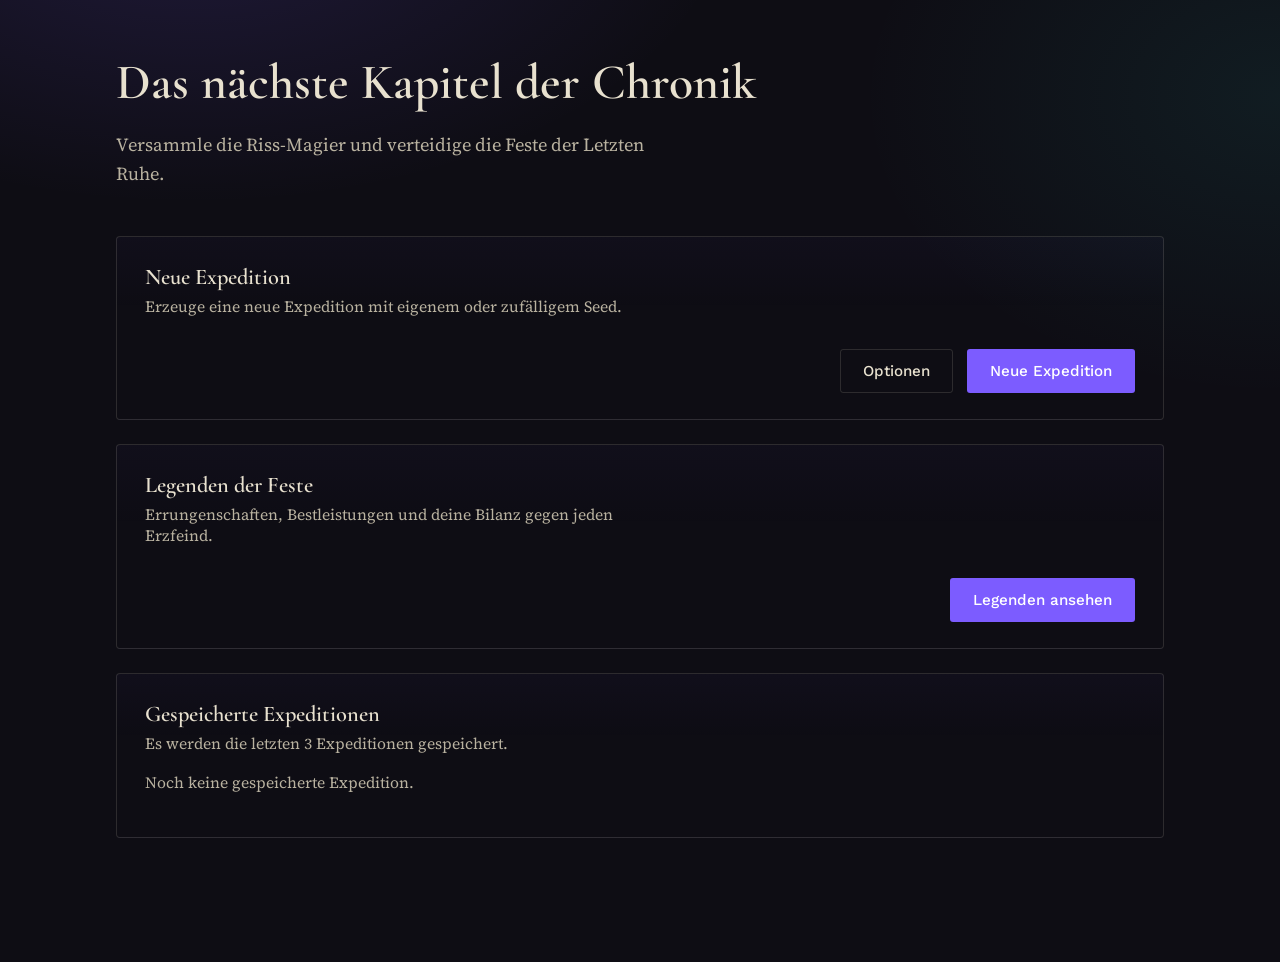
<file: index.html>
<!DOCTYPE html>
<html lang="de">
<head>
<meta charset="UTF-8">
<meta name="viewport" content="width=device-width, initial-scale=1.0, viewport-fit=cover">
<title>Chronik der Feste — (Expeditions-Generator)</title>
<link rel="preconnect" href="https://fonts.googleapis.com">
<link href="https://fonts.googleapis.com/css2?family=Cormorant+Garamond:wght@500;600;700&family=Source+Serif+4:ital,wght@0,400;0,600;1,400&family=Work+Sans:wght@400;500;600&display=swap" rel="stylesheet">
<link rel="stylesheet" href="styles.css?v=20261008-8">

<!-- PWA / "Zum Home-Bildschirm hinzufügen" auf iPad -->
<link rel="manifest" href="manifest.json">
<link rel="apple-touch-icon" href="icons/aether-icon-180.png">
<link rel="icon" type="image/png" sizes="32x32" href="icons/aether-icon-32.png">
<link rel="icon" type="image/png" sizes="192x192" href="icons/aether-icon-192.png">
<meta name="apple-mobile-web-app-capable" content="yes">
<meta name="apple-mobile-web-app-status-bar-style" content="black-translucent">
<meta name="apple-mobile-web-app-title" content="Aeon's End">
<meta name="theme-color" content="#0e0d14">
</head>
<body>

<div class="sigilbar" id="topbar" hidden>
  <button type="button" class="sigilbar__brand sigilbar__brand--link" id="btnTopbarHome" title="Zur Startseite"><img class="sigilbar__logo" src="icons/aether-icon-64-parchment-inverted.png" alt="" aria-hidden="true">Chronik der Feste</button>
  <div class="sigilbar__steps" id="topbarInfo"></div>
</div>

<main id="app">

  <!-- ===================== Startseite ===================== -->
  <section class="screen" id="screen-home">
    <div class="hero">
      <h1 class="hero__title">Das nächste Kapitel der Chronik</h1>
      <p class="hero__lede">Versammle die Riss-Magier und verteidige die Feste der Letzten Ruhe.</p>
    </div>

    <div class="panel">
      <div class="panel__title">Neue Expedition</div>
      <p class="panel__hint">Erzeuge eine neue Expedition mit eigenem oder zufälligem Seed.</p>
      <p class="panel__hint panel__hint--warning" id="newExpeditionLimitHint" hidden>Du hast bereits 3 Expeditionen gespeichert. Lösche zuerst eine bestehende Kampagne, um eine neue zu starten.</p>
      <div class="actions actions--end">
        <button class="btn btn--ghost" id="btnOptions">Optionen</button>
        <button class="btn btn--primary" id="btnNewExpedition">Neue Expedition</button>
      </div>
    </div>

    <div class="panel">
      <div class="panel__title">Legenden der Feste</div>
      <p class="panel__hint">Errungenschaften, Bestleistungen und deine Bilanz gegen jeden Erzfeind.</p>
      <div class="actions actions--end">
        <button class="btn btn--primary" id="btnChronicle">Legenden ansehen</button>
      </div>
    </div>

    <div class="panel">
      <div class="panel__title">Gespeicherte Expeditionen</div>
      <p class="panel__hint">Es werden die letzten 3 Expeditionen gespeichert.</p>
      <div id="savedExpeditions"></div>
    </div>
  </section>

  <!-- ===================== Legenden der Feste (Statistik) ===================== -->
  <section class="screen" id="screen-chronicle">
    <h1 class="section-title">Legenden der Feste</h1>
    <p class="section-lede">Dein Fortschritt über alle Expeditionen hinweg: Errungenschaften, Bestleistungen und deine Bilanz gegen jeden Erzfeind.</p>

    <div class="panel">
      <div class="panel__title">Bestleistungen</div>
      <p class="panel__hint">Die drei schnellsten gewonnenen Expeditionen je Spieleranzahl, gemessen an der Gesamtspielzeit.</p>
      <div class="hs" id="highscoreList"></div>
    </div>

    <div class="panel">
      <div class="panel__title">Errungenschaften <span class="panel__count" id="achievementsSummary"></span></div>
      <div class="badge-grid" id="achievementsGrid"></div>
    </div>

    <div class="panel">
      <div class="panel__title">Erzfeind-Ranking <span class="panel__count" id="nemesisRankingSummary"></span></div>
      <p class="panel__hint">Siege und Niederlagen je Versuch, durchschnittliche Dauer gewonnener Kämpfe. Die Ampel leitet sich aus der Siegquote ab (grün leicht, gelb mittel, rot schwer) und erscheint ab 5 Versuchen gegen den Erzfeind, davor steht "Offen".</p>
      <div class="nrank" id="nemesisRankingList"></div>
    </div>

    <div class="actions">
      <button class="btn btn--ghost" id="btnChronicleReset">Zurücksetzen</button>
      <button class="btn btn--ghost" id="btnChronicleBack">Zurück</button>
    </div>
  </section>

  <!-- ===================== Optionen ===================== -->
  <section class="screen" id="screen-options">
    <h1 class="section-title">Optionen</h1>
    <p class="section-lede">Wähle, welche Erweiterungen für Aeon's End zur Verfügung stehen sollen.</p>

    <div class="panel">
      <div class="panel__title">Erweiterungen (Magier / Erzfeinde / Schätze)</div>
      <div id="optionsExpansionGroups"></div>
    </div>

    <div class="panel">
      <div class="panel__title">Marktplatz-Setup</div>
      <p class="panel__hint">Wähle, mit welchen Kosten-Einschränkungen die 4 Zauber / 3 Kristalle / 2 Artefakte des Start-Marktplatzes gezogen werden. Mehrere Setups können gleichzeitig aktiv sein — bei jeder neuen Expedition wird eines davon deterministisch über den Seed ausgewählt. Farben: Violett = Kristall, Blau = Artefakt, Beige = Zauber.</p>
      <div id="optionsMarketSetups"></div>
    </div>

    <div class="panel">
      <div class="panel__title">Magier — Tier-Liste</div>
      <p class="panel__hint">Rein informelles Rating als Einschätzungshilfe bei der Charakterauswahl — keine Spiellogik ist daran gebunden. Magier per Drag &amp; Drop in eine andere Zeile ziehen, um die Einordnung anzupassen.</p>
      <div class="tierboard" id="optionsMageTiers"></div>
      <div class="actions actions--end">
        <button class="btn btn--ghost btn--small" id="btnResetMageTiers">Standard-Zuordnung wiederherstellen</button>
      </div>
    </div>

    <div class="panel">
      <div class="panel__title">Reihenfolge-Randomizer — Erweiterte Regeln</div>
      <p class="panel__hint">Gilt für den Reihenfolge-Randomizer im Kampf-Detail-Screen.</p>
      <div class="tord-check-row">
        <input type="checkbox" id="optRuleNoTriple">
        <label for="optRuleNoTriple">
          <span class="tord-check-row__title">Nemesis maximal 2 Züge in Folge</span>
          <span class="tord-check-row__hint">Verhindert z.B. 2× Erzfeind am Rundenende + 2× Erzfeind nach dem Mischen direkt danach (4 in Folge).</span>
        </label>
      </div>
      <div class="tord-check-row">
        <input type="checkbox" id="optRuleNoFirstTurn">
        <label for="optRuleNoFirstTurn">
          <span class="tord-check-row__title">Nemesis darf einen neuen Kampf nicht eröffnen</span>
          <span class="tord-check-row__hint">Gilt nur für die allererste aufgedeckte Karte eines neuen Kampfes.</span>
        </label>
      </div>
    </div>

    <div class="panel">
      <div class="panel__title">Kampf-Detail-Screen — Darstellung</div>
      <div class="tord-check-row">
        <input type="checkbox" id="optTabletMode">
        <label for="optTabletMode">
          <span class="tord-check-row__title">Tablet-Modus</span>
          <span class="tord-check-row__hint">Aus: klassische Ansicht. An: tablet-optimierte Ansicht mit größeren Karten und HP-Zählern.</span>
        </label>
      </div>
    </div>

    <div class="panel">
      <div class="panel__title">Expeditionsregeln</div>
      <div class="tord-check-row">
        <input type="checkbox" id="optFinalDefeat">
        <label for="optFinalDefeat">
          <span class="tord-check-row__title">Finale Niederlage nach 3 verlorenen Kämpfen gegen denselben Erzfeind</span>
          <span class="tord-check-row__hint">Ist die Option aktiv, endet die Expedition nach der 3. Niederlage in Folge gegen denselben Erzfeind auf dem Game-Over-Screen, statt zur Übersicht zurückzukehren.</span>
        </label>
      </div>
    </div>

    <div class="actions">
      <button class="btn btn--ghost" id="btnOptionsBack">Einstellungen übernehmen</button>
      <div></div>
    </div>
  </section>

  <!-- ===================== Neue Expedition ===================== -->
  <section class="screen" id="screen-new-expedition">
    <h1 class="section-title">Neue Expedition erzeugen</h1>
    <p class="section-lede">Gib der Expedition einen Namen und optional einen eigenen Seed. Bleibt der Seed leer, wird beim Erzeugen automatisch ein zufälliger Seed vergeben.</p>

    <div class="panel">
      <div class="field-row">
        <div class="field">
          <span>Name der Expedition</span>
          <input type="text" id="newExpeditionName">
        </div>
        <div class="field field--narrow">
          <span>Seed (optional)</span>
          <input type="text" id="newExpeditionSeed" placeholder="leer lassen für Zufall">
        </div>
      </div>
      <div class="field-row">
        <div class="field">
          <span>Marktplatz-Setup</span>
          <select id="newExpeditionMarketSetup"></select>
        </div>
        <div class="field">
          <span>Spieleranzahl</span>
          <select id="newExpeditionPlayerCount">
            <option value="2">2</option>
            <option value="3">3</option>
            <option value="4">4</option>
            <!-- Reine Markierung für 4 Spieler ohne eigene Spiellogik (keine offizielle
                 Regel-Variante): Party-Größe, Magier-Vorschläge (5), Schatz-Ziele und der
                 Nemesis-A/V-Kartenaufbau bleiben exakt identisch zur normalen Option "4" —
                 siehe createExpedition() in app.js. Ist jetzt der Default (siehe Nutzer-Vorgabe). -->
            <option value="4-easy" selected>4 Spieler: einfaches Spiel</option>
          </select>
        </div>
      </div>
      <div class="field-row">
        <div class="field">
          <span>Schwierigkeit</span>
          <!-- Eigenständige Option, losgelöst von "4 Spieler: einfaches Spiel" — steuert
               ausschließlich die Start-Werte der Feste-/Erzfeind-Zähler (siehe
               nemesisStartHealth()/festeStartValue() in app.js). -->
          <select id="newExpeditionDifficulty">
            <option value="normal">Normal</option>
            <option value="leicht" selected>Leicht</option>
          </select>
        </div>
        <div class="field"></div>
      </div>
    </div>

    <div class="actions">
      <button class="btn btn--ghost" id="btnNewExpeditionBack">Zurück</button>
      <button class="btn btn--primary" id="btnCreateExpedition">Expedition erzeugen</button>
    </div>
  </section>

  <!-- ===================== Aufbau 3a: Charakterauswahl ===================== -->
  <section class="screen" id="screen-build-party">
    <div class="build-progress"></div>
    <h1 class="section-title">Aufbau — Charakterauswahl</h1>
    <p class="section-lede" id="buildPartySeed"></p>
    <div class="panel">
      <div class="panel__title">Magier-Vorschläge <span class="count-badge" id="buildPartyCount"></span></div>
      <p class="panel__hint" id="buildPartyHint">Wähle deine Magier für die Gruppe.</p>
      <div class="chipgrid chipgrid--mages" id="buildPartyChoices"></div>
      <div class="synergy-hint" id="buildPartySynergyHint" hidden></div>
    </div>
    <div class="actions">
      <button class="btn btn--ghost" id="btnBuildPartyBack">Zurück</button>
      <button class="btn btn--primary" id="btnBuildPartyNext">Weiter</button>
    </div>
  </section>

  <!-- ===================== Aufbau 3b: Marktplatz-Vorschau ===================== -->
  <section class="screen" id="screen-build-market">
    <div class="build-progress"></div>
    <h1 class="section-title">Aufbau — Marktplatz-Vorschau</h1>
    <p class="section-lede">Das ist der Start-Marktplatz dieser Expedition (4 Zauber, 3 Kristalle, 2 Artefakte). <span id="buildMarketSetupName"></span></p>
    <div class="panel" id="buildMarketGroups"></div>
    <div class="actions">
      <button class="btn btn--ghost" id="btnBuildMarketBack">Zurück</button>
      <button class="btn btn--primary" id="btnBuildMarketNext">Weiter</button>
    </div>
  </section>

  <!-- ===================== Aufbau 3c: Nemesis-Vorbereitung ===================== -->
  <section class="screen" id="screen-build-nemesis">
    <div class="build-progress"></div>
    <h1 class="section-title">Aufbau — Nemesis-Vorbereitung</h1>
    <p class="section-lede">Lege alle verbesserten Nemesis-Karten, die diese Expedition insgesamt benötigt, bereit. Welcher Erzfeind welchen Kampf bestreitet, bleibt weiterhin bis zum jeweiligen Reveal ein Geheimnis.</p>
    <div id="buildNemesisList"></div>
    <div class="actions">
      <button class="btn btn--ghost" id="btnBuildNemesisBack">Zurück</button>
      <div class="actions actions--end">
        <button class="btn btn--ghost" id="btnBuildNemesisNext">Erzählung generieren</button>
        <button class="btn btn--primary" id="btnBuildNemesisSkipStory">Expedition starten</button>
      </div>
    </div>
  </section>

  <!-- ===================== Generierung (Copy & Paste) ===================== -->
  <section class="screen" id="screen-generate">
    <div class="build-progress"></div>
    <h1 class="section-title">Erzählung generieren</h1>
    <p class="section-lede">Kopiere den Prompt in ein Claude-Fenster, füge die Antwort danach hier ein.</p>

    <div class="actions actions--end actions--gap-below">
      <button class="btn btn--ghost" id="btnSkipStory">Starte Expedition ohne Erzählung</button>
    </div>

    <div class="panel">
      <div class="panel__title">1. Prompt kopieren</div>
      <p class="panel__hint" id="genCopyHint">Auf manchen Tablets funktioniert das automatische Kopieren nicht — der Prompt steht dann unten als Vorschau: Text per Fingertipp markieren und über das Kontextmenü kopieren.</p>
      <textarea class="prompt-textarea" id="genPromptText" rows="8" readonly></textarea>
      <div class="actions actions--end" style="margin-top:14px;">
        <button class="btn btn--ghost" id="btnCopyPrompt">📋 In die Zwischenablage kopieren</button>
      </div>
    </div>

    <div class="panel">
      <div class="panel__title">2. Antwort einfügen</div>
      <textarea class="prompt-textarea" id="genResponseInput" rows="10" placeholder="Antwort von Claude hier einfügen…"></textarea>
    </div>

    <div class="actions">
      <button class="btn btn--ghost" id="btnGenerateBack">Zurück</button>
      <button class="btn btn--primary" id="btnSubmitGeneration">Expedition starten</button>
    </div>
  </section>

  <!-- ===================== Expeditionsübersicht ===================== -->
  <section class="screen" id="screen-overview">
    <div class="hero">
      <p class="hero__kicker" id="overviewSeed"></p>
      <h1 class="hero__title" id="overviewName"></h1>
      <p class="hero__lede" id="overviewScore"></p>
    </div>

    <div class="actions actions--end actions--gap-below">
      <button class="btn btn--ghost" id="btnShowBarracks">Kaserne öffnen</button>
    </div>

    <div class="panel" id="barracksPanel" hidden>
      <div class="panel__title">Kaserne</div>
      <p class="panel__hint">Stelle Party, Marktplatz und aktive Schätze aus deiner gesamten Kaserne frei zusammen (entsprechend der Regeln). Eine gültige Auswahl wird automatisch übernommen.</p>
      <div id="barracksContent"></div>
      <p class="pool-summary" id="barracksHint"></p>
    </div>

    <div class="panel">
      <div class="panel__title">Erzfeinde</div>
      <div class="chipgrid" id="nemesisTiles"></div>
    </div>

    <div class="panel" id="epiloguePanel" hidden>
      <div class="chapter__eyebrow">Epilog</div>
      <h2 class="chapter__title" id="epilogueTitle"></h2>
      <div class="chapter__body" id="epilogueBody"></div>
    </div>
  </section>

  <!-- ===================== Story-Zwischenscreen (nur bei generierter Erzählung) ===================== -->
  <!-- Zeigt das Kapitel zum als Nächstes enthüllten Erzfeind, bevor es zum Kampf-Detail-Screen
       geht (siehe openNextBattle() in app.js). Wurde keine Erzählung generiert (storyDisabled),
       überspringt openNextBattle() diesen Screen komplett und navigiert direkt zu screen-battle. -->
  <section class="screen" id="screen-story">
    <h1 class="section-title" id="storyHeading"></h1>
    <div class="chapter" id="storyChapter"></div>
    <div class="actions">
      <button class="btn btn--ghost" id="btnStoryBack">Zurück</button>
      <button class="btn btn--primary" id="btnStoryStart">Kampf starten</button>
    </div>
  </section>

  <!-- ===================== Nemesis-Overlay: Kampf ===================== -->
  <!-- Zwei koexistierende Kampf-Detail-Screens, umschaltbar über die Option "Tablet-Modus"
       (app.options.tabletMode, siehe #screen-options und renderTurnOrder() in app.js):
       - #combatClassicView: der ursprüngliche Screen (gemergt aus turn-order-randomizer-prototype.html).
       - #combatTabletView: der tablet-optimierte Screen (gemergt aus tablet-combat.html, Stand 2026-09-24).
       Beide teilen sich denselben Zustand app.runtime.turnOrder — nur die Darstellung unterscheidet
       sich. Da beide Screens teils gleich benannte UI-Konzepte haben (Reveal-Zeile, Ablagestapel,
       Sonderfunktionen), sind alle IDs des klassischen Screens mit "Classic" suffixiert, um
       Kollisionen mit den Tablet-IDs zu vermeiden. Sichtbarkeit wird per [hidden] von renderBattle()
       gesteuert; die hier gesetzten hidden-Attribute sind nur der Default vor dem ersten Render. -->
  <section class="screen" id="screen-battle">
    <h1 class="section-title" id="battleHeading" style="margin-bottom:8px;"></h1>

    <div class="panel" id="beforeFightPanel" hidden style="margin-bottom:18px;">
      <div id="beforeFightInfo"></div>
    </div>

    <!-- ===== Klassischer Kampf-Detail-Screen (Standard, app.options.tabletMode === false) ===== -->
    <div id="combatClassicView">
      <div class="panel" id="tordPanelClassic">
        <div class="panel__title">Reihenfolge <span class="count-badge" id="tordTurnBadgeClassic"></span></div>

        <div class="tord-status" id="tordStatusClassic"></div>

        <div class="tord-stage">
          <div id="tordCurrentCardSlotClassic"></div>
          <div class="tord-current-info">
            <p class="tord-current-label" id="tordCurrentLabelClassic">Aktuell an der Reihe</p>
            <h2 class="tord-current-turntext" id="tordCurrentTurnTextClassic"></h2>
            <p class="tord-current-hint" id="tordCurrentHintClassic"></p>
          </div>
        </div>

        <div class="tord-actions">
          <button class="btn btn--primary" id="btnAdvanceTurnClassic">Zug beenden &amp; nächste Karte<span class="tord-kbd">Leertaste</span></button>
          <button class="btn btn--ghost" id="btnPeekClassic">Nächste Karte einsehen</button>
          <button class="btn btn--ghost" id="btnRevealDeckClassic">Restliches Deck aufdecken</button>
        </div>

        <div id="tordPeekSlotClassic"></div>

        <div class="tord-reveal" id="tordRevealSectionClassic" hidden>
          <div class="panel__title" style="font-size:1.05rem;">Aufgedecktes Deck <span style="color:var(--parchment-dim); font-weight:400; font-size:0.85rem;">(Reihenfolge per Drag &amp; Drop oder Pfeile anpassbar)</span></div>
          <p class="panel__hint" style="margin-bottom:6px;">Die linkeste Karte wird als nächstes gezogen.</p>
          <div class="tord-reveal-row" id="tordRevealRowClassic"></div>
          <div class="actions actions--start">
            <button class="btn btn--ghost btn--small" id="btnHideRevealClassic">Wieder verdecken</button>
          </div>
        </div>

        <div class="tord-history">
          <div class="panel__title" style="font-size:1.05rem;">Ablagestapel <span style="color:var(--parchment-dim); font-weight:400; font-size:0.85rem;">(bereits erfolgte Züge dieser Runde — wird beim Mischen für die Folgerunde zurückgesetzt)</span></div>
          <div class="tord-history-row" id="tordHistoryRowClassic"></div>
        </div>

        <div class="tord-special">
          <button class="btn btn--ghost btn--small" id="btnToggleSpecialClassic">Sonderfunktionen ▾</button>
          <div class="tord-special-body" id="tordSpecialBodyClassic" hidden>
            <p class="panel__hint">Nur für seltene Sonderfälle (z. B. Karten- oder Nemesis-Effekte, die eine bereits abgelegte Karte dieser Runde zurück ins Deck mischen).</p>
            <div class="tord-special-actions">
              <button class="btn btn--ghost btn--small" id="btnSpecialPlayerClassic">Spielerkarte zurückmischen</button>
              <button class="btn btn--ghost btn--small" id="btnSpecialNemesisClassic">Erzfeindkarte zurückmischen</button>
            </div>
            <div id="tordSpecialPickerRowClassic"></div>
          </div>
        </div>
      </div>

      <div class="actions">
        <button class="btn btn--ghost" id="btnBattleBackOverviewClassic">Zurück</button>
        <button class="btn btn--loss" id="btnBattleLossClassic">Niederlage</button>
        <button class="btn btn--victory" id="btnBattleWinClassic">Sieg</button>
      </div>
    </div>

    <!-- ===== Tablet-optimierter Kampf-Detail-Screen (app.options.tabletMode === true) ===== -->
    <div id="combatTabletView" hidden>
      <div class="tablet-orientation-hint">Für die beste Ansicht das Tablet ins Querformat drehen.</div>

      <div class="tablet-stage" id="tabletStage">
        <div class="tablet-col tablet-col--feste">
          <div class="tablet-fight-title">
            <div class="tablet-fight-title__feste">Feste der Letzten Ruhe</div>
          </div>
          <div class="hp-counter hp-counter--feste" id="hpFeste">
            <button class="hp-counter__btn" id="btnFestePlus" aria-label="Feste +1">+</button>
            <span class="hp-counter__value" id="hpFesteValue">30</span>
            <button class="hp-counter__btn" id="btnFesteMinus" aria-label="Feste −1">−</button>
          </div>
        </div>

        <div class="tablet-col tablet-col--center">
          <div class="tablet-center">
            <div class="tablet-active-wrap">
              <button class="tablet-active-card" id="tabletActiveCard" title="Zug beenden &amp; nächste Karte (Leertaste)"></button>
            </div>

            <div id="tabletPeekSlot"></div>

            <div class="tablet-deck-discard-row">
              <div class="tablet-deck-discard-col">
                <div class="tord-deckstack" id="tabletDeckStack" title="Deck aufdecken &amp; Reihenfolge anpassen"></div>
              </div>
              <div class="tablet-deck-discard-col">
                <div class="tord-discard-slot" id="tabletDiscardSlot" title="Ablagestapel &amp; Sonderfunktionen"></div>
              </div>
            </div>

            <div class="tablet-center__utility">
              <button class="btn btn--ghost btn--small" id="btnTabletPeek">Nächste Karte einsehen</button>
            </div>

            <div class="tablet-center__actions">
              <button class="btn btn--ghost" id="btnBattleBackOverview">Zurück</button>
              <button class="btn btn--loss" id="btnBattleLoss">Niederlage</button>
              <button class="btn btn--victory" id="btnBattleWin">Sieg</button>
            </div>
          </div>
        </div>

        <div class="tablet-col tablet-col--erzfeind">
          <div class="hp-counter hp-counter--erzfeind" id="hpErzfeind">
            <button class="hp-counter__btn" id="btnErzfeindMinus" aria-label="Erzfeind −1">−</button>
            <span class="hp-counter__value" id="hpErzfeindValue">0</span>
            <button class="hp-counter__btn" id="btnErzfeindPlus" aria-label="Erzfeind +1">+</button>
          </div>
          <div class="tablet-fight-title">
            <div class="tablet-fight-title__nemesis" id="tabletNemesisName"></div>
          </div>
        </div>
      </div>
    </div>
  </section>

  <!-- Deck-Overlay: "Aufgedecktes Deck" (Drag & Drop), aus dem Hauptscreen ausgelagert. -->
  <div class="tablet-overlay" id="overlayDeck" hidden>
    <div class="panel tablet-overlay__panel">
      <div class="tablet-overlay__head">
        <div class="panel__title" style="margin-bottom:0;">Aufgedecktes Deck <span style="color:var(--parchment-dim); font-weight:400; font-size:0.85rem;">(Reihenfolge per Drag &amp; Drop anpassbar)</span></div>
        <button class="tablet-overlay__close" id="btnCloseDeckOverlay" aria-label="Schließen">&times;</button>
      </div>
      <div class="tord-reveal-row" id="tordRevealRow"></div>
    </div>
  </div>

  <!-- Ablage-Overlay: Ablagestapel-Verlauf + Sonderfunktionen (Karte zurückmischen). -->
  <div class="tablet-overlay" id="overlayDiscard" hidden>
    <div class="panel tablet-overlay__panel">
      <div class="tablet-overlay__head">
        <div class="panel__title" style="margin-bottom:0;">Ablagestapel</div>
        <button class="tablet-overlay__close" id="btnCloseDiscardOverlay" aria-label="Schließen">&times;</button>
      </div>
      <div class="tord-history-row" id="tordHistoryRow"></div>

      <div class="tord-special" style="margin-top:26px;">
        <div class="tord-special-actions">
          <button class="btn btn--ghost btn--small" id="btnSpecialPlayer">Spielerkarte zurückmischen</button>
          <button class="btn btn--ghost btn--small" id="btnSpecialNemesis">Erzfeindkarte zurückmischen</button>
        </div>
        <div id="tordSpecialPickerRow"></div>
      </div>
    </div>
  </div>

  <!-- ===================== Niederlage: Unterstützung anfordern ===================== -->
  <section class="screen" id="screen-loss-reward">
    <h1 class="section-title">Niederlage — Unterstützung anfordern</h1>
    <p class="section-lede section-lede--flavor" id="lossDefeatText"></p>
    <p class="section-lede">Wähle eine Kategorie (oder "Zufall") und erhalte Unterstützung für deinen nächsten Versuch.</p>
    <div class="panel">
      <div class="field">
        <span>Kategorie</span>
        <select id="lossCategorySelect"></select>
      </div>
    </div>
    <div class="panel" id="lossRewardCardArea"></div>
    <div class="actions">
      <button class="btn btn--ghost" id="btnLossRewardBack">Zurück</button>
      <button class="btn btn--primary" id="btnLossRewardNext" disabled>Weiter</button>
    </div>
  </section>

  <!-- ===================== Niederlage: Marktplatz ausgleichen ===================== -->
  <section class="screen" id="screen-loss-banish">
    <h1 class="section-title">Niederlage — Marktplatz ausgleichen</h1>
    <p class="section-lede" id="lossBanishHint"></p>
    <div class="panel" id="lossBanishGrid"></div>
    <div class="actions actions--end">
      <button class="btn btn--ghost" id="btnLossBanishBack">Niederlage zurücknehmen</button>
      <button class="btn btn--primary" id="btnConfirmLossBanish">Bestätigen</button>
    </div>
  </section>

  <!-- ===================== Sieg: Marktplatz ausgleichen + Schatzauswahl =====================
       Neue Zauber/Kristall/Artefakt-Karten tragen das "NEU"-Label (siehe renderWinBanish()); nur
       die Schätze haben noch einen eigenen Aufdeck-Schritt (siehe winTreasureGrid).
       Vorgeschichte/Archiv: archive/win-reward-screen.html -->
  <section class="screen" id="screen-win-banish">
    <h1 class="section-title">Sieg — Konfiguration Marktplatz &amp; Schätze</h1>
    <p class="section-lede">Wähle genau 1 Karte je Typ (Zauber, Kristall, Artefakt), die aus dem aktiven Marktplatz in die Kaserne übergeben werden soll – entweder eine bestehende oder die neu gezogene. Es bleiben stets 4 Zauber, 3 Kristalle, 2 Artefakte aktiv.</p>
    <div class="panel" id="winBanishGrid"></div>
    <div class="panel" id="winTreasureGrid" hidden></div>
    <p class="pool-summary" id="winBanishHint"></p>
    <div class="actions actions--end">
      <button class="btn btn--ghost" id="btnWinBanishBack">Sieg zurücknehmen</button>
      <button class="btn btn--primary" id="btnConfirmWinBanish">Bestätigen</button>
    </div>
  </section>

  <!-- ===================== Siegesseite (nur nach dem 4. Kampf) ===================== -->
  <section class="screen" id="screen-victory">
    <div class="victory-hero">
      <p class="victory-hero__kicker">Die Feste der Letzten Ruhe ist gerettet</p>
      <h1 class="victory-hero__title">Expedition vollendet</h1>
      <p class="victory-hero__score" id="victoryScore"></p>
      <p class="victory-hero__duration" id="victoryTotalDuration"></p>
    </div>

    <div class="panel panel--achievements" id="victoryAchievementsPanel" hidden>
      <div class="panel__title">Meilensteine dieser Expedition</div>
      <div class="badge-grid badge-grid--expedition" id="victoryAchievementsGrid"></div>
    </div>

    <div class="panel">
      <div class="panel__title">Eure Gruppe</div>
      <div class="chipgrid" id="victoryPartyChips"></div>
    </div>

    <div class="panel">
      <div class="panel__title">Bezwungene Erzfeinde</div>
      <div class="chipgrid" id="victoryNemesisTiles"></div>
    </div>

    <div class="panel" id="victoryEpiloguePanel" hidden>
      <div class="chapter__eyebrow">Epilog</div>
      <h2 class="chapter__title" id="victoryEpilogueTitle"></h2>
      <div class="chapter__body" id="victoryEpilogueBody"></div>
    </div>

    <div class="actions actions--end">
      <button class="btn btn--ghost" id="btnVictoryHome">Zur Startseite</button>
      <button class="btn btn--primary" id="btnVictoryNewExpedition">Neue Expedition starten</button>
    </div>
  </section>

  <div class="confetti" id="victoryConfetti" aria-hidden="true"></div>

  <!-- ===================== Game-Over-Screen (finale Niederlage) ===================== -->
  <!-- Nur erreichbar über finalizeLoss(), wenn Option "Finale Niederlage nach 3 verlorenen
       Kämpfen" aktiv ist und die 3. Niederlage in Folge gegen denselben Erzfeind eintritt —
       kein eigener Navigationseinstieg (keine goto('game-over')-Aufrufe außerhalb davon). -->
  <section class="screen" id="screen-game-over">
    <div class="game-over-hero">
      <img class="game-over-hero__icon" src="icons/svg/nemesis.svg" alt="" aria-hidden="true">
      <h1 class="game-over-hero__title">Finale Niederlage</h1>
      <p class="game-over-hero__text" id="gameOverText"></p>
    </div>

    <div class="panel panel--achievements" id="gameOverAchievementsPanel" hidden>
      <div class="panel__title">Meilensteine dieser Expedition</div>
      <div class="badge-grid badge-grid--expedition" id="gameOverAchievementsGrid"></div>
    </div>

    <div class="actions actions--end">
      <button class="btn btn--ghost" id="btnGameOverHome">Zur Startseite</button>
      <button class="btn btn--loss" id="btnGameOverNewExpedition">Neue Expedition starten</button>
    </div>
  </section>

</main>

<div class="toast" id="toast" hidden></div>

<!-- Soundeffekte laufen seit dem Umstieg auf die Web Audio API nicht mehr über <audio>-Elemente
     im DOM, sondern werden in app.js (SFX_FILES / NEMESIS_SFX_FILES / preloadAllSfx) geladen und
     als AudioBuffer gecacht. Grund: iOS Safari musste bei <audio>.play() den Decoder jedes Mal neu
     anstoßen, was auf dem iPad zu spürbarer Verzögerung führte. -->

<script src="data.js?v=20260925-2"></script>
<script src="plan.js?v=20260925-2"></script>
<script src="achievements.js?v=20261006-2"></script>
<script src="treasure-icons.js?v=20261007-1"></script>
<script src="app.js?v=20261009-1"></script>
</body>
</html>
</file>
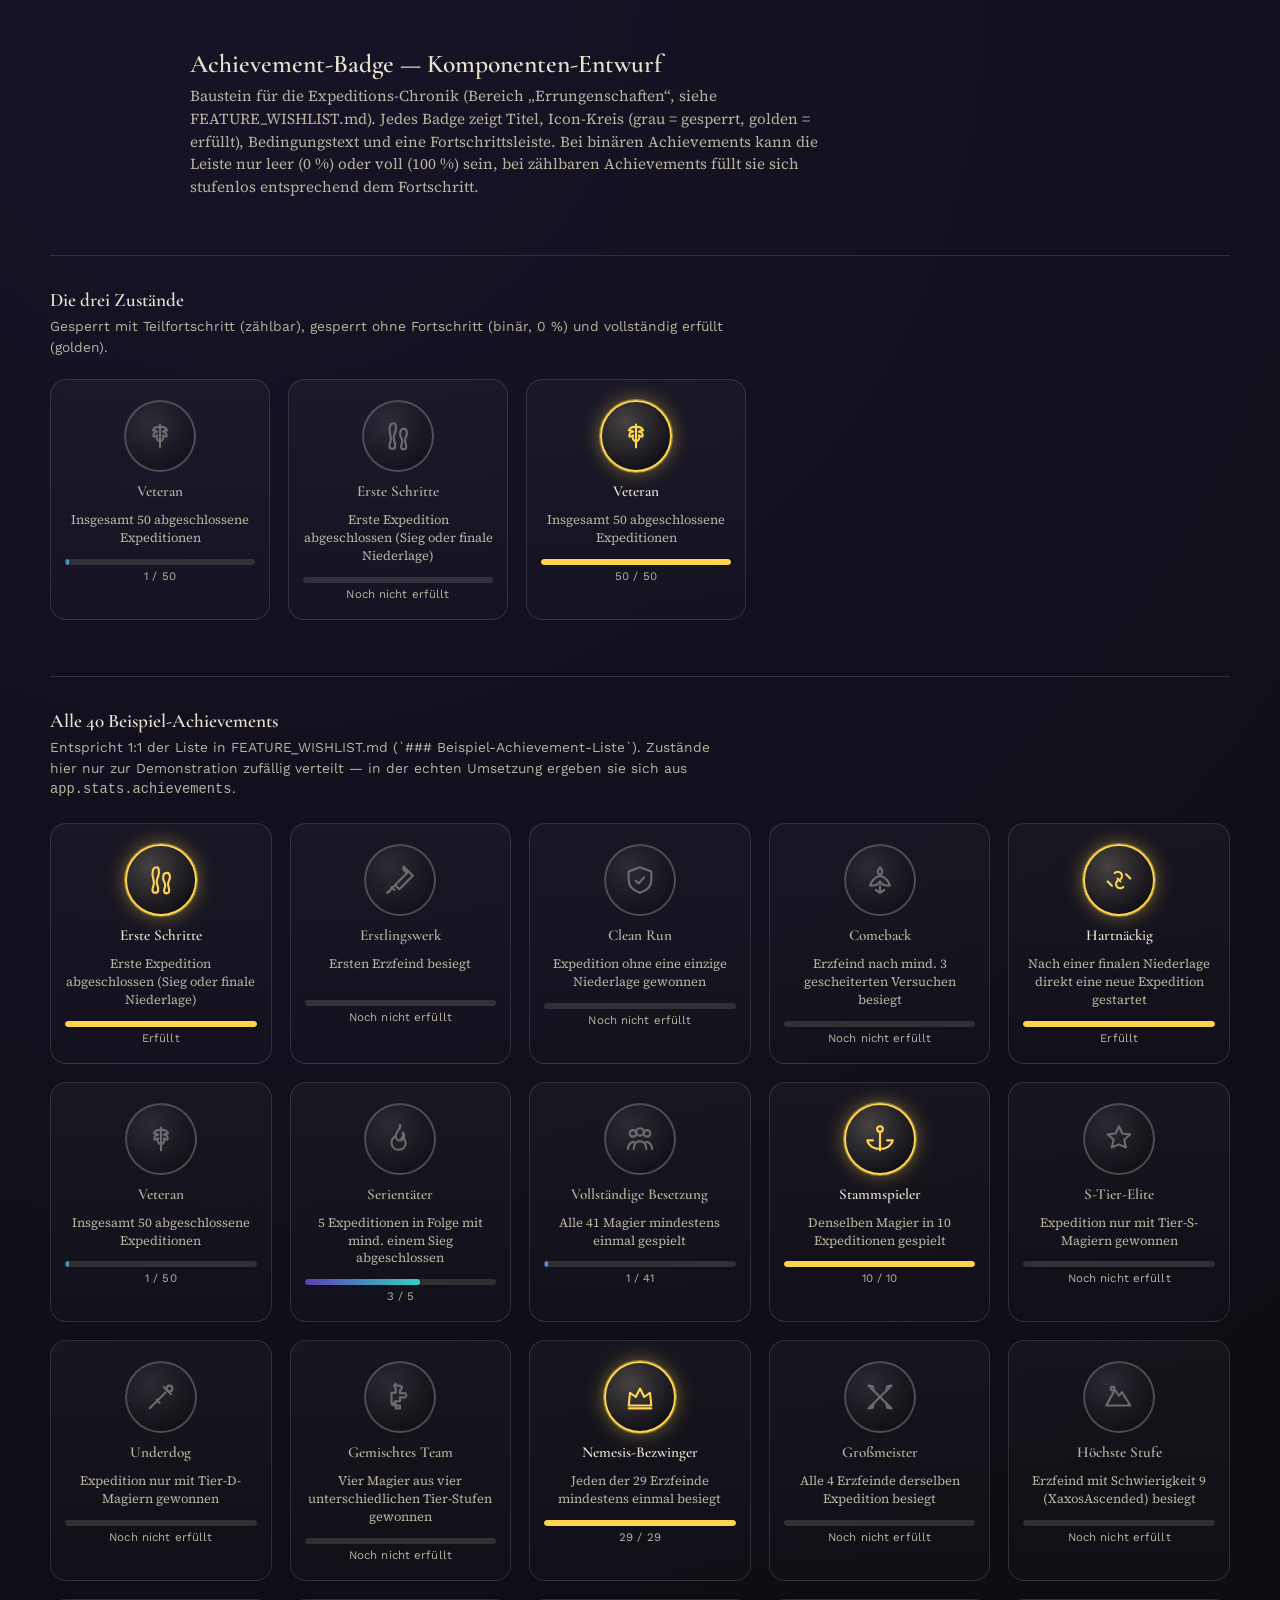
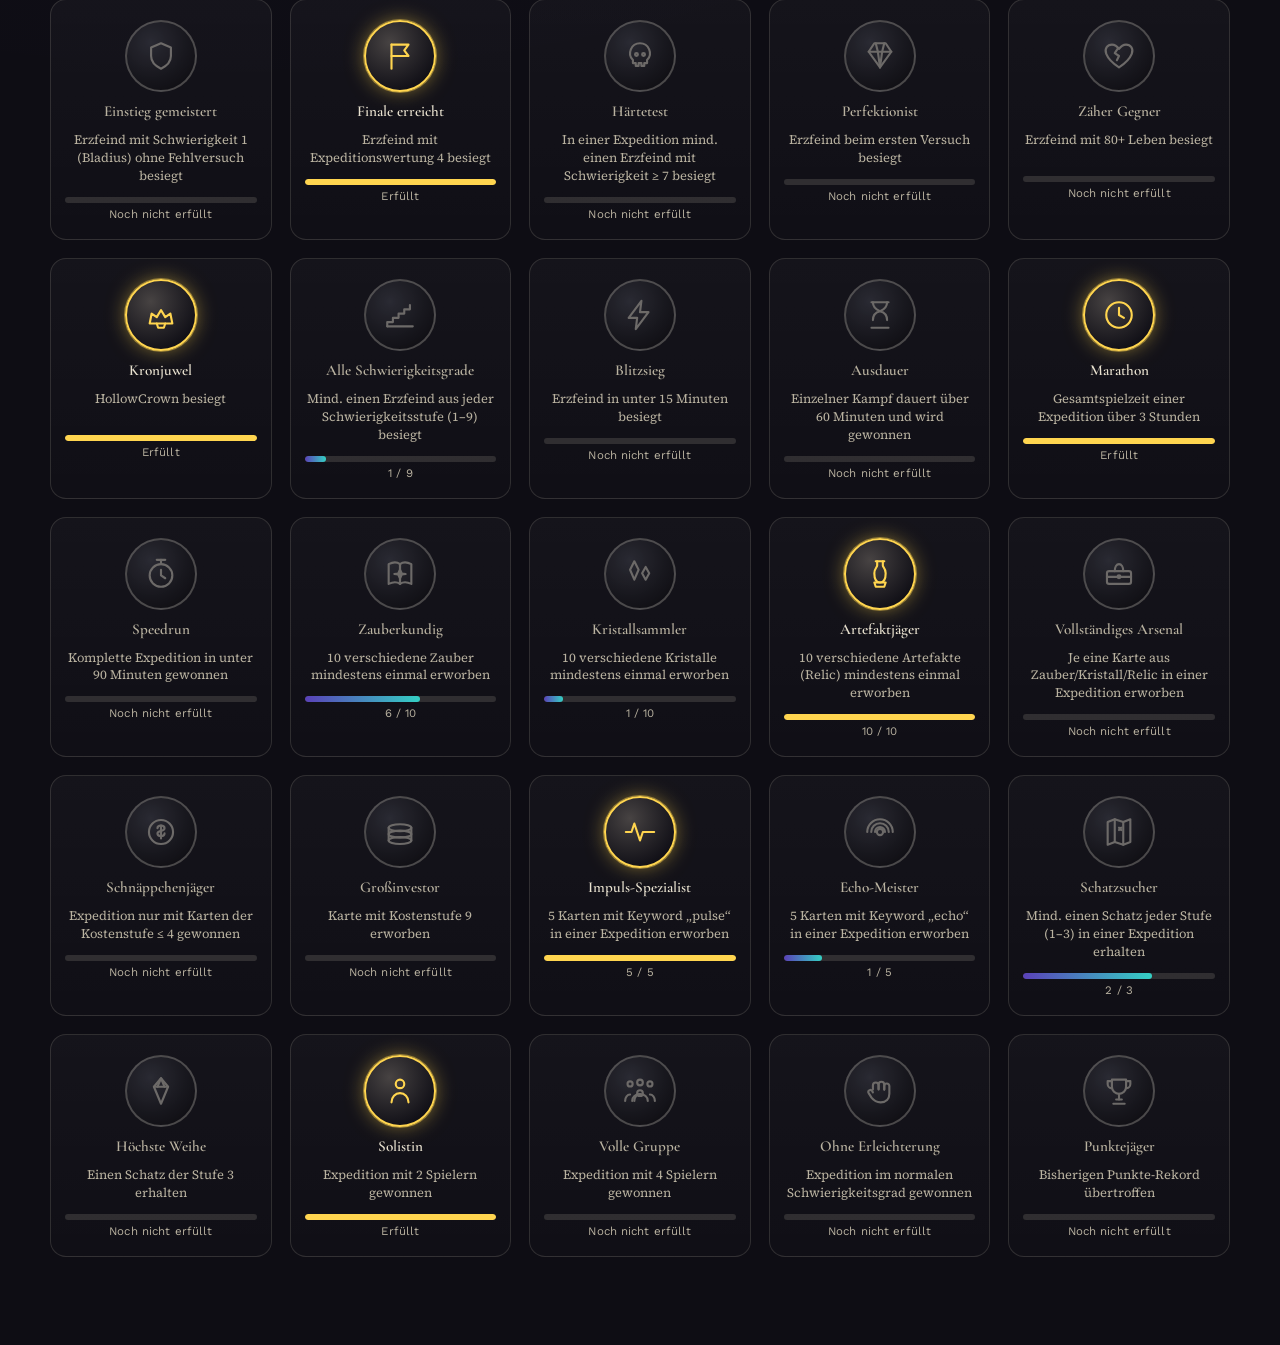
<file: archive/badge-component-preview.html>
<!DOCTYPE html>
<html lang="de">
<head>
<meta charset="UTF-8">
<meta name="viewport" content="width=device-width, initial-scale=1.0">
<title>Achievement-Badge-Komponente — Vorschau</title>
<link rel="preconnect" href="https://fonts.googleapis.com">
<link href="https://fonts.googleapis.com/css2?family=Cormorant+Garamond:wght@500;600;700&family=Source+Serif+4:ital,wght@0,400;0,600;1,400&family=Work+Sans:wght@400;500;600&display=swap" rel="stylesheet">
<style>
  :root {
    --void: #0e0d14;
    --deep: #171a2e;
    --deep-2: #1f2340;
    --aetherium: #7c5cff;
    --aetherium-dim: #5a41b8;
    --breach: #34d0c4;
    --parchment: #e8e1cf;
    --parchment-dim: #b9b2a0;
    --ember: #c1443b;
    --line: rgba(232, 225, 207, 0.14);
    --tier-s: #ffd54f;
    --title-face: 'Friz Quadrata', 'Friz Quadrata Bold', Copperplate, 'Cinzel', 'Cormorant Garamond', Georgia, serif;
    --body-face: Charter, 'Bitstream Charter', 'Source Serif 4', Georgia, serif;
    --sans: 'Work Sans', -apple-system, BlinkMacSystemFont, sans-serif;
  }
  * { box-sizing: border-box; }
  body {
    margin: 0;
    padding: 48px 32px 90px;
    background: var(--void);
    background-image: radial-gradient(circle at 20% 0%, rgba(124,92,255,0.08), transparent 55%);
    color: var(--parchment);
    font-family: var(--sans);
    min-height: 100vh;
  }
  .lab-header { max-width: 900px; margin: 0 auto 36px; }
  .lab-header h1 { font-family: var(--title-face); font-size: 1.6rem; margin: 0 0 6px; font-weight: 600; }
  .lab-header p { margin: 0; color: var(--parchment-dim); font-family: var(--body-face); font-size: 0.95rem; line-height: 1.5; max-width: 640px; }
  .lab-section { max-width: 1180px; margin: 56px auto 0; }
  .lab-section:first-of-type { margin-top: 0; }
  .lab-section h2 { font-family: var(--title-face); font-size: 1.2rem; font-weight: 600; margin: 0 0 4px; border-top: 1px solid var(--line); padding-top: 32px; }
  .lab-section > p { margin: 0 0 22px; color: var(--parchment-dim); font-family: var(--sans); font-size: 0.86rem; line-height: 1.5; max-width: 680px; }

  /* ============================================================
     Badge-Komponente (Meilensteine / Achievements)
     ============================================================ */
  .badge-grid {
    display: grid;
    grid-template-columns: repeat(auto-fill, minmax(190px, 1fr));
    gap: 18px;
  }
  .badge-grid--states {
    grid-template-columns: repeat(auto-fit, minmax(190px, 220px));
    max-width: 700px;
  }

  .badge-card {
    display: flex;
    flex-direction: column;
    align-items: center;
    text-align: center;
    gap: 10px;
    padding: 20px 14px 18px;
    border-radius: 16px;
    border: 1px solid var(--line);
    background: linear-gradient(180deg, rgba(255,255,255,0.03), rgba(255,255,255,0.01));
    transition: transform 0.15s, border-color 0.15s;
  }
  .badge-card:hover { transform: translateY(-2px); border-color: rgba(232,225,207,0.22); }

  /* Icon-Kreis: zwei Zustände, erfüllt (gold) und gesperrt (grau) */
  .badge-card__icon-wrap {
    --badge-color: var(--parchment-dim);
    width: 72px;
    height: 72px;
    border-radius: 50%;
    display: flex;
    align-items: center;
    justify-content: center;
    flex-shrink: 0;
    border: 2px solid color-mix(in srgb, var(--badge-color) 55%, var(--line) 45%);
    background: radial-gradient(circle at 35% 30%, color-mix(in srgb, var(--badge-color) 18%, var(--deep-2)), var(--void) 82%);
    transition: filter 0.2s, border-color 0.2s, box-shadow 0.2s;
  }
  .badge-card__icon-wrap svg {
    width: 34px;
    height: 34px;
    stroke: var(--badge-color);
    fill: none;
    stroke-width: 1.5;
    stroke-linecap: round;
    stroke-linejoin: round;
    transition: stroke 0.2s;
  }

  /* Gesperrt: ausgegraut (bestehendes Projekt-Muster, vgl. styles.css:489-490 / :889) */
  .badge-card.is-locked .badge-card__icon-wrap {
    opacity: 0.55;
    filter: grayscale(0.5);
  }
  .badge-card.is-locked .badge-card__title { color: var(--parchment-dim); }

  /* Erfüllt: golden, mit leichtem Glow — analog --tier-s / Gold-Varianten im Projekt */
  .badge-card.is-complete .badge-card__icon-wrap {
    --badge-color: var(--tier-s);
    opacity: 1;
    filter: none;
    border-color: var(--tier-s);
    box-shadow:
      0 0 0 1px color-mix(in srgb, var(--tier-s) 45%, transparent),
      0 0 22px -4px color-mix(in srgb, var(--tier-s) 70%, transparent);
  }
  .badge-card.is-complete .badge-card__title { color: var(--parchment); }

  .badge-card__title {
    font-family: var(--title-face);
    font-size: 0.95rem;
    font-weight: 600;
    line-height: 1.25;
  }
  .badge-card__condition {
    font-family: var(--body-face);
    font-size: 0.8rem;
    color: var(--parchment-dim);
    line-height: 1.4;
    min-height: 2.6em;
  }

  /* Fortschrittsleiste mit Füllgrad — neue Komponente, es gab bisher keine Fill-Bar im Projekt.
     Track-Optik angelehnt an .build-progress__line (--line als Hintergrund), Füllfarbe
     Aetherium→Breach-Gradient (unerfüllt) bzw. Gold (bei 100%, visuell redundant zum goldenen
     Icon, aber bewusst konsistent dargestellt). */
  .badge-fillbar {
    width: 100%;
    display: flex;
    flex-direction: column;
    gap: 4px;
    margin-top: 2px;
  }
  .badge-fillbar__track {
    width: 100%;
    height: 6px;
    border-radius: 4px;
    background: var(--line);
    overflow: hidden;
  }
  .badge-fillbar__fill {
    height: 100%;
    border-radius: 4px;
    background: linear-gradient(90deg, var(--aetherium-dim), var(--breach));
    transition: width 0.25s;
  }
  .badge-card.is-complete .badge-fillbar__fill {
    background: var(--tier-s);
  }
  .badge-fillbar__label {
    font-family: var(--sans);
    font-size: 0.72rem;
    color: var(--parchment-dim);
    letter-spacing: 0.01em;
  }

  .lab-caption { text-align: center; margin-top: 10px; font-size: 0.78rem; color: var(--parchment-dim); font-family: var(--sans); }
</style>
</head>
<body>

<div class="lab-header">
  <h1>Achievement-Badge — Komponenten-Entwurf</h1>
  <p>
    Baustein für die Expeditions-Chronik (Bereich „Errungenschaften“, siehe FEATURE_WISHLIST.md).
    Jedes Badge zeigt Titel, Icon-Kreis (grau = gesperrt, golden = erfüllt), Bedingungstext und eine
    Fortschrittsleiste. Bei binären Achievements kann die Leiste nur leer (0&nbsp;%) oder voll
    (100&nbsp;%) sein, bei zählbaren Achievements füllt sie sich stufenlos entsprechend dem Fortschritt.
  </p>
</div>

<!-- ===================== Zustände im Detail ===================== -->
<div class="lab-section">
  <h2>Die drei Zustände</h2>
  <p>Gesperrt mit Teilfortschritt (zählbar), gesperrt ohne Fortschritt (binär, 0&nbsp;%) und vollständig erfüllt (golden).</p>
  <div class="badge-grid badge-grid--states" id="stateDemo"></div>
</div>

<!-- ===================== Alle 40 Beispiel-Achievements ===================== -->
<div class="lab-section">
  <h2>Alle 40 Beispiel-Achievements</h2>
  <p>
    Entspricht 1:1 der Liste in FEATURE_WISHLIST.md (`### Beispiel-Achievement-Liste`). Zustände hier
    nur zur Demonstration zufällig verteilt — in der echten Umsetzung ergeben sie sich aus
    <code>app.stats.achievements</code>.
  </p>
  <div class="badge-grid" id="badgeGrid"></div>
</div>

<script>
// ---------------------------------------------------------------
// Icon-Bibliothek: 40 handgezeichnete Linien-Icons, viewBox 0 0 24 24,
// stroke="currentColor" (Farbe kommt vom umgebenden .badge-card__icon-wrap über CSS).
// Jedes Icon ist bewusst reduziert (wenige Pfade), damit es auch klein (34px) klar erkennbar bleibt.
// ---------------------------------------------------------------
const ICONS = {
  footprint: '<path d="M9 3c-2 0-3 2-3 4.5S7 12 7 14s-1 3-1 5a2 2 0 0 0 4 0c0-2.5-1-3.5-1-6s1.5-3.5 1.5-6S10.5 3 9 3Z"/><path d="M16 7c-1.6 0-2.5 1.6-2.5 3.6S15 14 15 15.6s-.8 2.4-.8 4a1.8 1.8 0 0 0 3.6 0c0-2-.8-2.8-.8-4.8s1.3-2.8 1.3-4.8S17.3 7 16 7Z"/>',
  sword: '<path d="M14.5 2.5 21 9l-9.5 9.5-3-3L17 7l-2.5-2.5Z"/><path d="M8.5 15.5 3 21"/><path d="M6 17l2 2"/><path d="M5 19.5l-.8.8"/>',
  shieldCheck: '<path d="M12 3 4 6v6c0 5 3.5 7.5 8 9 4.5-1.5 8-4 8-9V6l-8-3Z"/><path d="M9 12.5l2 2 4-4.5"/>',
  phoenix: '<path d="M12 3c2 2 2 4 0 6-2-2-2-4 0-6Z"/><path d="M12 9c3 1 6 3 7 7-3 0-6-1-7-3-1 2-4 3-7 3 1-4 4-6 7-7Z"/><path d="M12 16v5"/><path d="M9 19l3 2 3-2"/>',
  chainBreak: '<path d="M9 7a3 3 0 1 1 4.2 4.3"/><path d="M15 17a3 3 0 1 1-4.2-4.3"/><path d="M4 13l3 3"/><path d="M17 8l3 3"/><path d="M11 11l2 2"/>',
  laurel: '<path d="M12 4v16"/><path d="M12 6c-2-1-4 0-5 2 2 0 3 1 3 1-2 0-3 1.5-2.5 3.5 1.5 0 2.5-1 2.5-1-1 2 0 3.5 2 4.5"/><path d="M12 6c2-1 4 0 5 2-2 0-3 1-3 1 2 0 3 1.5 2.5 3.5-1.5 0-2.5-1-2.5-1 1 2 0 3.5-2 4.5"/>',
  flame: '<path d="M12 2c1 3-3 4-3 8a3 3 0 0 0 6 0c0-1-.5-1.8-1-2.5.6 2 .2 3-1 4"/><path d="M9 10a5 5 0 1 0 7 5c0-2-1-3-2-4"/>',
  crowd: '<circle cx="7" cy="8" r="2.3"/><circle cx="17" cy="8" r="2.3"/><circle cx="12" cy="7" r="2.6"/><path d="M3.5 19c0-3 2-5 4.3-5"/><path d="M20.5 19c0-3-2-5-4.3-5"/><path d="M7.5 19c0-3.3 2-5.5 4.5-5.5s4.5 2.2 4.5 5.5"/>',
  anchor: '<circle cx="12" cy="5" r="2"/><path d="M12 7v13"/><path d="M7 13H3a9 7 0 0 0 9 6 9 7 0 0 0 9-6h-4"/>',
  star: '<path d="M12 3l2.3 5.1 5.6.6-4.2 3.8 1.2 5.5L12 15.8 6.9 18l1.3-5.5-4.2-3.8 5.6-.6Z"/>',
  slingshot: '<path d="M4 20 15 9"/><path d="M14 5l5 5"/><circle cx="18" cy="6" r="2"/><path d="M9 14l2 2"/>',
  puzzle: '<path d="M9 4h3.3a1.6 1.6 0 0 1 0 3H12v2.3h2.3a1.6 1.6 0 1 1 0 3H12V15h-2.3a1.6 1.6 0 1 0 0 3H12v2H9v-3.3a1.6 1.6 0 0 1-3 0V9h3V5.7a1.6 1.6 0 0 1 0-3V4Z"/>',
  crown: '<path d="M4 18h16l-1-9-4 3-3-6-3 6-4-3Z"/><path d="M4 20h16"/>',
  crossedSwords: '<path d="M4 4l16 16"/><path d="M20 4 4 20"/><path d="M4 4l3 .5.5 3"/><path d="M20 4l-3 .5-.5 3"/><path d="M4 20l3-.5.5-3"/><path d="M20 20l-3-.5-.5-3"/>',
  mountain: '<path d="M3 18 9 7l3 4 2-2.5L20 18Z"/><circle cx="7.5" cy="6" r="1.3"/>',
  shieldSimple: '<path d="M12 3 5 6v6c0 4.5 3 7 7 9 4-2 7-4.5 7-9V6l-7-3Z"/>',
  flag: '<path d="M6 21V4"/><path d="M6 4h12l-3 4 3 4H6"/>',
  skull: '<path d="M12 3a7 7 0 0 0-5 11.9V17h2v2h2v-2h2v2h2v-2h2v-2.1A7 7 0 0 0 12 3Z"/><circle cx="9.5" cy="11" r="1"/><circle cx="14.5" cy="11" r="1"/>',
  gem: '<path d="M4 9l4-6h8l4 6-8 11Z"/><path d="M4 9h16"/><path d="M9 3l1.5 6L12 20"/><path d="M15 3l-1.5 6L12 20"/>',
  heartBreak: '<path d="M12 20s-7-4.5-9-9.5C1.5 6.5 4 4 7 4c2 0 3.8 1.3 5 3 1.2-1.7 3-3 5-3 3 0 5.5 2.5 4 6.5-2 5-9 9.5-9 9.5Z"/><path d="M11 7l-2 3 3 2-1.5 3"/>',
  gemCrown: '<path d="M4 18h16l-1.4-7-3.6 2.5-3-5-3 5-3.6-2.5Z"/><path d="M9 18l1 3h4l1-3"/>',
  stairs: '<path d="M3 20V17H7V14h4V11h4V8h4V5"/><path d="M3 20h18"/>',
  bolt: '<path d="M13 2 4 14h6l-1 8 9-12h-6Z"/>',
  hourglass: '<path d="M6 3h12"/><path d="M6 21h12"/><path d="M7 3c0 4 3 5.5 5 6.3C9 10 7 11.6 7 15.6"/><path d="M17 3c0 4-3 5.5-5 6.3 3 .7 5 2.3 5 6.3"/>',
  clock: '<circle cx="12" cy="12" r="9"/><path d="M12 7v5l3.5 2"/>',
  stopwatch: '<circle cx="12" cy="13" r="8"/><path d="M9 2h6"/><path d="M12 2v3"/><path d="M12 9v4l3 2"/>',
  spellbook: '<path d="M4 5c3-1.5 6-1.5 8 0v14c-2-1.5-5-1.5-8 0Z"/><path d="M20 5c-3-1.5-6-1.5-8 0v14c2-1.5 5-1.5 8 0Z"/><path d="M12 9l1.3 2.6L16 12l-2.7.4L12 15l-1.3-2.6L8 12l2.7-.4Z"/>',
  crystals: '<path d="M8 3 5 9l3 7 3-7Z"/><path d="M16 7l-2.5 4.5L16 16l2.5-4.5Z"/>',
  relicUrn: '<path d="M9 3h6"/><path d="M10 3v3c0 1.3-2 2-2 5.5S9 18 12 18s4-2.7 4-6.5S14 7.3 14 6V3"/><path d="M8 18h8l-1 3H9Z"/>',
  chest: '<rect x="3.5" y="10" width="17" height="9" rx="1.5"/><path d="M3.5 14h17"/><path d="M9 10c0-3 1.3-5 3-5s3 2 3 5"/><circle cx="12" cy="14" r="1"/>',
  coin: '<circle cx="12" cy="12" r="8.5"/><path d="M12 7.5v9"/><path d="M9.5 9.3c0-1 1-1.8 2.5-1.8s2.5.8 2.5 1.8-1 1.5-2.5 1.9S9.5 11.9 9.5 13s1 1.8 2.5 1.8 2.5-.8 2.5-1.8"/>',
  coinStack: '<ellipse cx="12" cy="18" rx="8" ry="2.5"/><ellipse cx="12" cy="13.5" rx="8" ry="2.5"/><ellipse cx="12" cy="9" rx="8" ry="2.5"/><path d="M4 9v9"/><path d="M20 9v9"/>',
  pulse: '<path d="M2 12h4l2-6 4 12 2-6h8"/>',
  echo: '<circle cx="12" cy="12" r="2.2"/><path d="M8.5 12a3.5 3.5 0 0 1 7 0"/><path d="M5.8 12a6.2 6.2 0 0 1 12.4 0"/><path d="M3 12a9 9 0 0 1 18 0"/>',
  treasureMap: '<path d="M4 5l5-2 6 2 5-2v16l-5 2-6-2-5 2Z"/><path d="M9 3v16"/><path d="M15 5v16"/><path d="M12 9l1.6 1.6M13.6 9 12 10.6"/>',
  gemStar: '<path d="M12 3 7 9l5 12 5-12Z"/><path d="M7 9h10"/><path d="M9.5 9 12 3l2.5 6"/>',
  singleFigure: '<circle cx="12" cy="7" r="3"/><path d="M6 20c0-3.8 2.7-6.5 6-6.5s6 2.7 6 6.5"/>',
  fourFigures: '<circle cx="5" cy="7" r="1.8"/><circle cx="12" cy="6" r="2"/><circle cx="19" cy="7" r="1.8"/><circle cx="12" cy="13.5" r="2"/><path d="M1.5 19c0-2.6 1.6-4.5 3.5-4.5"/><path d="M22.5 19c0-2.6-1.6-4.5-3.5-4.5"/><path d="M6.5 19c0-2.8 2.3-4.8 5.5-4.8s5.5 2 5.5 4.8"/><path d="M8 19c0-2.8 1.8-4.8 4-4.8"/>',
  fist: '<path d="M7 11V8a2 2 0 1 1 4 0v3"/><path d="M11 10.5V7.5a2 2 0 1 1 4 0v3.5"/><path d="M15 11V8.5a1.8 1.8 0 1 1 3.6 0V14c0 3.5-2.3 6-6.1 6-3.3 0-5-1.3-6.5-3.3L4 13.5c-.6-.8-.3-1.8.6-2.1.7-.3 1.4 0 1.8.6L7 13"/>',
  trophy: '<path d="M7 4h10v5a5 5 0 0 1-10 0Z"/><path d="M7 5H4v2a3 3 0 0 0 3 3"/><path d="M17 5h3v2a3 3 0 0 1-3 3"/><path d="M10 18h4"/><path d="M12 14v4"/><path d="M8 21h8"/>'
};

// ---------------------------------------------------------------
// 40 Beispiel-Achievements, 1:1 aus FEATURE_WISHLIST.md übernommen.
// ---------------------------------------------------------------
const ACHIEVEMENTS = [
  { title: 'Erste Schritte', cond: 'Erste Expedition abgeschlossen (Sieg oder finale Niederlage)', icon: 'footprint', binary: true },
  { title: 'Erstlingswerk', cond: 'Ersten Erzfeind besiegt', icon: 'sword', binary: true },
  { title: 'Clean Run', cond: 'Expedition ohne eine einzige Niederlage gewonnen', icon: 'shieldCheck', binary: true },
  { title: 'Comeback', cond: 'Erzfeind nach mind. 3 gescheiterten Versuchen besiegt', icon: 'phoenix', binary: true },
  { title: 'Hartnäckig', cond: 'Nach einer finalen Niederlage direkt eine neue Expedition gestartet', icon: 'chainBreak', binary: true },
  { title: 'Veteran', cond: 'Insgesamt 50 abgeschlossene Expeditionen', icon: 'laurel', target: 50 },
  { title: 'Serientäter', cond: '5 Expeditionen in Folge mit mind. einem Sieg abgeschlossen', icon: 'flame', target: 5 },
  { title: 'Vollständige Besetzung', cond: 'Alle 41 Magier mindestens einmal gespielt', icon: 'crowd', target: 41 },
  { title: 'Stammspieler', cond: 'Denselben Magier in 10 Expeditionen gespielt', icon: 'anchor', target: 10 },
  { title: 'S-Tier-Elite', cond: 'Expedition nur mit Tier-S-Magiern gewonnen', icon: 'star', binary: true },
  { title: 'Underdog', cond: 'Expedition nur mit Tier-D-Magiern gewonnen', icon: 'slingshot', binary: true },
  { title: 'Gemischtes Team', cond: 'Vier Magier aus vier unterschiedlichen Tier-Stufen gewonnen', icon: 'puzzle', binary: true },
  { title: 'Nemesis-Bezwinger', cond: 'Jeden der 29 Erzfeinde mindestens einmal besiegt', icon: 'crown', target: 29 },
  { title: 'Großmeister', cond: 'Alle 4 Erzfeinde derselben Expedition besiegt', icon: 'crossedSwords', binary: true },
  { title: 'Höchste Stufe', cond: 'Erzfeind mit Schwierigkeit 9 (XaxosAscended) besiegt', icon: 'mountain', binary: true },
  { title: 'Einstieg gemeistert', cond: 'Erzfeind mit Schwierigkeit 1 (Bladius) ohne Fehlversuch besiegt', icon: 'shieldSimple', binary: true },
  { title: 'Finale erreicht', cond: 'Erzfeind mit Expeditionswertung 4 besiegt', icon: 'flag', binary: true },
  { title: 'Härtetest', cond: 'In einer Expedition mind. einen Erzfeind mit Schwierigkeit ≥ 7 besiegt', icon: 'skull', binary: true },
  { title: 'Perfektionist', cond: 'Erzfeind beim ersten Versuch besiegt', icon: 'gem', binary: true },
  { title: 'Zäher Gegner', cond: 'Erzfeind mit 80+ Leben besiegt', icon: 'heartBreak', binary: true },
  { title: 'Kronjuwel', cond: 'HollowCrown besiegt', icon: 'gemCrown', binary: true },
  { title: 'Alle Schwierigkeitsgrade', cond: 'Mind. einen Erzfeind aus jeder Schwierigkeitsstufe (1–9) besiegt', icon: 'stairs', target: 9 },
  { title: 'Blitzsieg', cond: 'Erzfeind in unter 15 Minuten besiegt', icon: 'bolt', binary: true },
  { title: 'Ausdauer', cond: 'Einzelner Kampf dauert über 60 Minuten und wird gewonnen', icon: 'hourglass', binary: true },
  { title: 'Marathon', cond: 'Gesamtspielzeit einer Expedition über 3 Stunden', icon: 'clock', binary: true },
  { title: 'Speedrun', cond: 'Komplette Expedition in unter 90 Minuten gewonnen', icon: 'stopwatch', binary: true },
  { title: 'Zauberkundig', cond: '10 verschiedene Zauber mindestens einmal erworben', icon: 'spellbook', target: 10 },
  { title: 'Kristallsammler', cond: '10 verschiedene Kristalle mindestens einmal erworben', icon: 'crystals', target: 10 },
  { title: 'Artefaktjäger', cond: '10 verschiedene Artefakte (Relic) mindestens einmal erworben', icon: 'relicUrn', target: 10 },
  { title: 'Vollständiges Arsenal', cond: 'Je eine Karte aus Zauber/Kristall/Relic in einer Expedition erworben', icon: 'chest', binary: true },
  { title: 'Schnäppchenjäger', cond: 'Expedition nur mit Karten der Kostenstufe ≤ 4 gewonnen', icon: 'coin', binary: true },
  { title: 'Großinvestor', cond: 'Karte mit Kostenstufe 9 erworben', icon: 'coinStack', binary: true },
  { title: 'Impuls-Spezialist', cond: '5 Karten mit Keyword „pulse“ in einer Expedition erworben', icon: 'pulse', target: 5 },
  { title: 'Echo-Meister', cond: '5 Karten mit Keyword „echo“ in einer Expedition erworben', icon: 'echo', target: 5 },
  { title: 'Schatzsucher', cond: 'Mind. einen Schatz jeder Stufe (1–3) in einer Expedition erhalten', icon: 'treasureMap', target: 3 },
  { title: 'Höchste Weihe', cond: 'Einen Schatz der Stufe 3 erhalten', icon: 'gemStar', binary: true },
  { title: 'Solistin', cond: 'Expedition mit 2 Spielern gewonnen', icon: 'singleFigure', binary: true },
  { title: 'Volle Gruppe', cond: 'Expedition mit 4 Spielern gewonnen', icon: 'fourFigures', binary: true },
  { title: 'Ohne Erleichterung', cond: 'Expedition im normalen Schwierigkeitsgrad gewonnen', icon: 'fist', binary: true },
  { title: 'Punktejäger', cond: 'Bisherigen Punkte-Rekord übertroffen', icon: 'trophy', binary: true }
];

function badgeHtml(a, state) {
  // state: 'locked-partial' | 'locked-empty' | 'complete'
  const isComplete = state === 'complete';
  const svg = `<svg viewBox="0 0 24 24">${ICONS[a.icon] || ''}</svg>`;
  let fillPct, label;
  if (isComplete) {
    fillPct = 100;
    label = a.binary ? 'Erfüllt' : `${a.target} / ${a.target}`;
  } else if (a.binary) {
    fillPct = 0;
    label = 'Noch nicht erfüllt';
  } else {
    const progress = Math.max(1, Math.round(a.target * (state === 'locked-partial' ? 0.6 : 0)));
    fillPct = Math.round((progress / a.target) * 100);
    label = `${progress} / ${a.target}`;
  }
  return `
    <div class="badge-card ${isComplete ? 'is-complete' : 'is-locked'}">
      <div class="badge-card__icon-wrap">${svg}</div>
      <div class="badge-card__title">${a.title}</div>
      <div class="badge-card__condition">${a.cond}</div>
      <div class="badge-fillbar">
        <div class="badge-fillbar__track"><div class="badge-fillbar__fill" style="width:${fillPct}%"></div></div>
        <div class="badge-fillbar__label">${label}</div>
      </div>
    </div>`;
}

// Zustands-Demo: ein zählbares Achievement in allen drei Zuständen
const demoBase = ACHIEVEMENTS.find((a) => !a.binary) || ACHIEVEMENTS[0];
document.getElementById('stateDemo').innerHTML = [
  badgeHtml(demoBase, 'locked-empty'),
  badgeHtml(ACHIEVEMENTS.find((a) => a.binary), 'locked-empty'),
  badgeHtml(demoBase, 'complete')
].join('');

// Alle 40, Zustände zur Demonstration durchmischt (jedes 4. golden, jedes 2. mit Teilfortschritt)
document.getElementById('badgeGrid').innerHTML = ACHIEVEMENTS.map((a, i) => {
  const state = i % 4 === 0 ? 'complete' : (i % 2 === 0 ? 'locked-partial' : 'locked-empty');
  return badgeHtml(a, state);
}).join('');
</script>

</body>
</html>
</file>
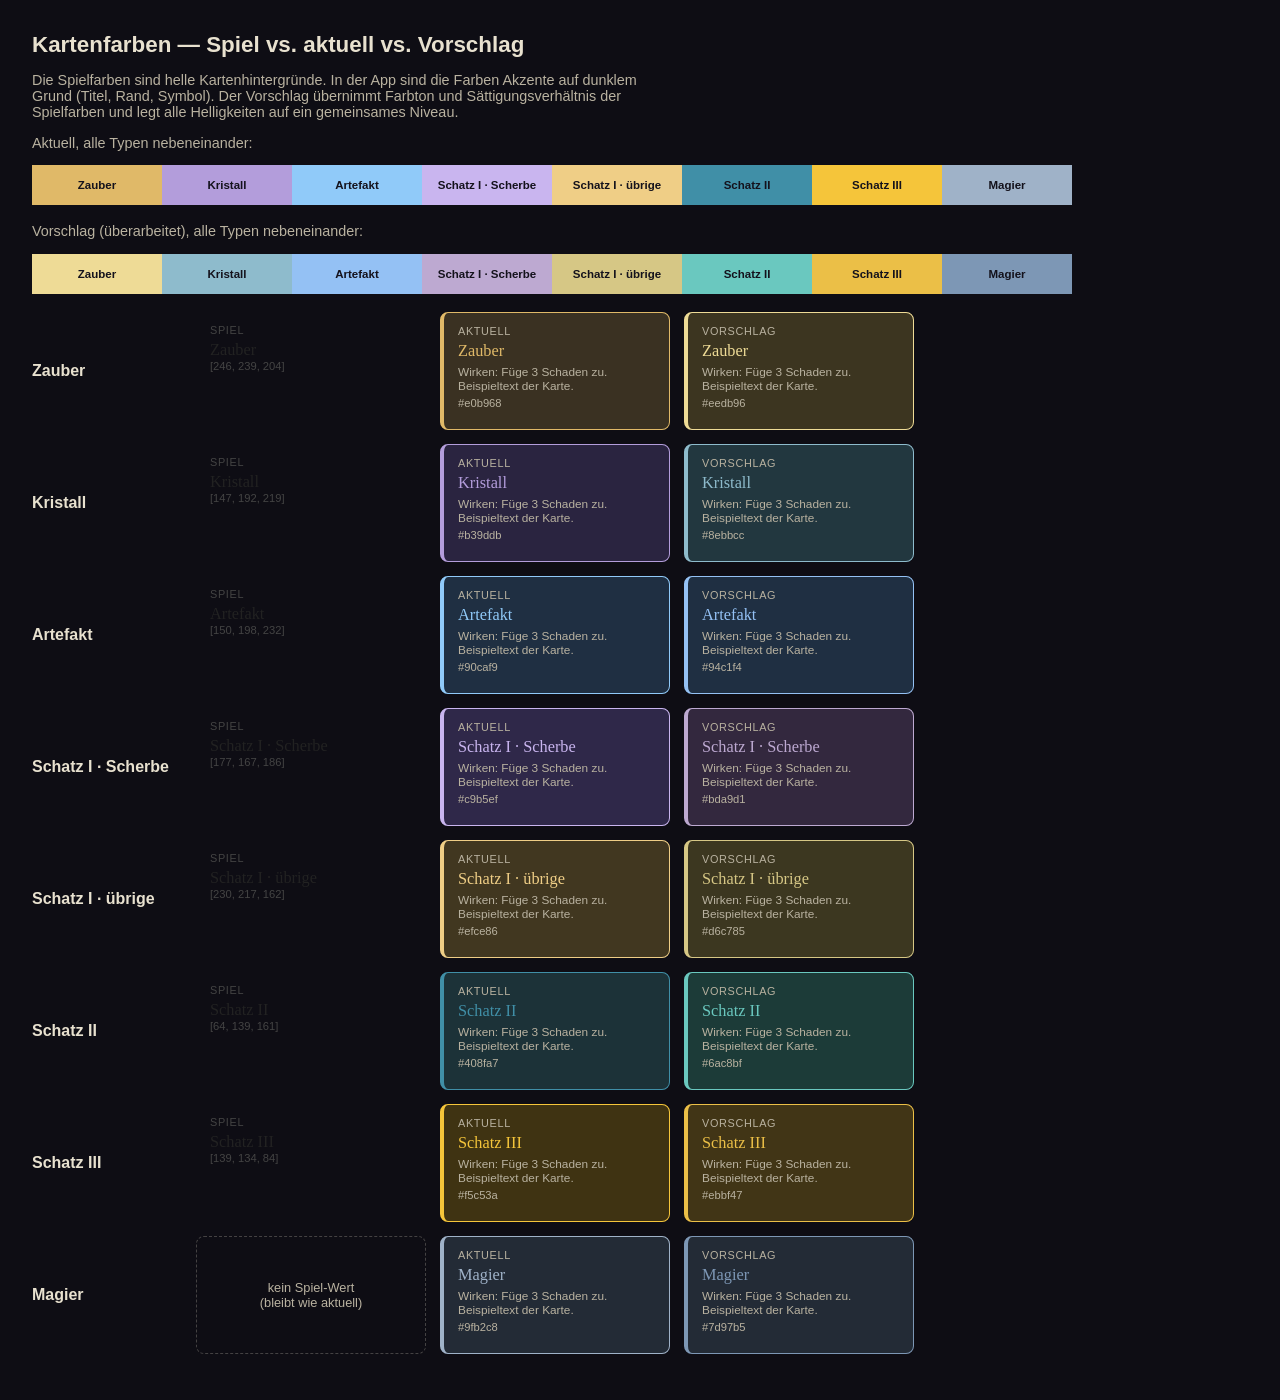
<file: archive/card-colors-compare.html>
<!DOCTYPE html><html lang="de"><head><meta charset="UTF-8"><title>Kartenfarben — Vergleich</title>
<style>body{margin:0;background:#0e0d14;color:#e8e1cf;font-family:'Work Sans',-apple-system,sans-serif;padding:32px}h1{font-size:1.4rem;margin:0 0 6px}p{color:#b9b2a0;max-width:80ch;font-size:.9rem}
.row{display:grid;grid-template-columns:150px repeat(3,230px);gap:14px;align-items:stretch;margin:14px 0}.rn{align-self:center;font-weight:600}
.game,.mini{border-radius:8px;padding:12px 14px;min-height:92px}.game{color:#222}.game.none{background:transparent;border:1px dashed rgba(232,225,207,.25);color:#b9b2a0;font-size:.8rem;display:flex;align-items:center;justify-content:center;text-align:center}
.mini{background:var(--d);border:1px solid var(--a);border-left:4px solid var(--a)}.lbl{font-size:.68rem;letter-spacing:.06em;text-transform:uppercase;color:#b9b2a0;margin-bottom:4px}.lbl.dark{color:#444}
.t{font-size:1.02rem;color:var(--a);font-family:Georgia,serif}.t.dark{color:#222}.x{font-size:.74rem;color:#b9b2a0;margin:4px 0}.m{font-size:.7rem;color:#b9b2a0}.m.dark{color:#444}
.strip{display:flex;margin:6px 0 18px;max-width:1040px}.strip span{flex:1;padding:14px 4px;text-align:center;font-size:.72rem;color:#14121c;font-weight:600}</style></head><body>
<h1>Kartenfarben — Spiel vs. aktuell vs. Vorschlag</h1>
<p>Die Spielfarben sind helle Kartenhintergründe. In der App sind die Farben Akzente auf dunklem Grund (Titel, Rand, Symbol). Der Vorschlag übernimmt Farbton und Sättigungsverhältnis der Spielfarben und legt alle Helligkeiten auf ein gemeinsames Niveau.</p>
<p>Aktuell, alle Typen nebeneinander:</p><div class="strip"><span style="background:#e0b968">Zauber</span><span style="background:#b39ddb">Kristall</span><span style="background:#90caf9">Artefakt</span><span style="background:#c9b5ef">Schatz I · Scherbe</span><span style="background:#efce86">Schatz I · übrige</span><span style="background:#408fa7">Schatz II</span><span style="background:#f5c53a">Schatz III</span><span style="background:#9fb2c8">Magier</span></div><p>Vorschlag (überarbeitet), alle Typen nebeneinander:</p><div class="strip"><span style="background:#eedb96">Zauber</span><span style="background:#8ebbcc">Kristall</span><span style="background:#94c1f4">Artefakt</span><span style="background:#bda9d1">Schatz I · Scherbe</span><span style="background:#d6c785">Schatz I · übrige</span><span style="background:#6ac8bf">Schatz II</span><span style="background:#ebbf47">Schatz III</span><span style="background:#7d97b5">Magier</span></div><div class="row"><div class="rn">Zauber</div><div class="game" style="background:[246, 239, 204]"><div class="lbl dark">Spiel</div><div class="t dark">Zauber</div><div class="m dark">[246, 239, 204]</div></div><div class="mini" style="--a:#e0b968;--d:#3a3122"><div class="lbl">Aktuell</div><div class="t">Zauber</div><div class="x">Wirken: Füge 3 Schaden zu. Beispieltext der Karte.</div><div class="m">#e0b968</div></div><div class="mini" style="--a:#eedb96;--d:#3c3520"><div class="lbl">Vorschlag</div><div class="t">Zauber</div><div class="x">Wirken: Füge 3 Schaden zu. Beispieltext der Karte.</div><div class="m">#eedb96</div></div></div><div class="row"><div class="rn">Kristall</div><div class="game" style="background:[147, 192, 219]"><div class="lbl dark">Spiel</div><div class="t dark">Kristall</div><div class="m dark">[147, 192, 219]</div></div><div class="mini" style="--a:#b39ddb;--d:#2a2440"><div class="lbl">Aktuell</div><div class="t">Kristall</div><div class="x">Wirken: Füge 3 Schaden zu. Beispieltext der Karte.</div><div class="m">#b39ddb</div></div><div class="mini" style="--a:#8ebbcc;--d:#22373f"><div class="lbl">Vorschlag</div><div class="t">Kristall</div><div class="x">Wirken: Füge 3 Schaden zu. Beispieltext der Karte.</div><div class="m">#8ebbcc</div></div></div><div class="row"><div class="rn">Artefakt</div><div class="game" style="background:[150, 198, 232]"><div class="lbl dark">Spiel</div><div class="t dark">Artefakt</div><div class="m dark">[150, 198, 232]</div></div><div class="mini" style="--a:#90caf9;--d:#1f2f42"><div class="lbl">Aktuell</div><div class="t">Artefakt</div><div class="x">Wirken: Füge 3 Schaden zu. Beispieltext der Karte.</div><div class="m">#90caf9</div></div><div class="mini" style="--a:#94c1f4;--d:#1f2f42"><div class="lbl">Vorschlag</div><div class="t">Artefakt</div><div class="x">Wirken: Füge 3 Schaden zu. Beispieltext der Karte.</div><div class="m">#94c1f4</div></div></div><div class="row"><div class="rn">Schatz I · Scherbe</div><div class="game" style="background:[177, 167, 186]"><div class="lbl dark">Spiel</div><div class="t dark">Schatz I · Scherbe</div><div class="m dark">[177, 167, 186]</div></div><div class="mini" style="--a:#c9b5ef;--d:#2f2849"><div class="lbl">Aktuell</div><div class="t">Schatz I · Scherbe</div><div class="x">Wirken: Füge 3 Schaden zu. Beispieltext der Karte.</div><div class="m">#c9b5ef</div></div><div class="mini" style="--a:#bda9d1;--d:#33283e"><div class="lbl">Vorschlag</div><div class="t">Schatz I · Scherbe</div><div class="x">Wirken: Füge 3 Schaden zu. Beispieltext der Karte.</div><div class="m">#bda9d1</div></div></div><div class="row"><div class="rn">Schatz I · übrige</div><div class="game" style="background:[230, 217, 162]"><div class="lbl dark">Spiel</div><div class="t dark">Schatz I · übrige</div><div class="m dark">[230, 217, 162]</div></div><div class="mini" style="--a:#efce86;--d:#413720"><div class="lbl">Aktuell</div><div class="t">Schatz I · übrige</div><div class="x">Wirken: Füge 3 Schaden zu. Beispieltext der Karte.</div><div class="m">#efce86</div></div><div class="mini" style="--a:#d6c785;--d:#3c3720"><div class="lbl">Vorschlag</div><div class="t">Schatz I · übrige</div><div class="x">Wirken: Füge 3 Schaden zu. Beispieltext der Karte.</div><div class="m">#d6c785</div></div></div><div class="row"><div class="rn">Schatz II</div><div class="game" style="background:[64, 139, 161]"><div class="lbl dark">Spiel</div><div class="t dark">Schatz II</div><div class="m dark">[64, 139, 161]</div></div><div class="mini" style="--a:#408fa7;--d:#1c3238"><div class="lbl">Aktuell</div><div class="t">Schatz II</div><div class="x">Wirken: Füge 3 Schaden zu. Beispieltext der Karte.</div><div class="m">#408fa7</div></div><div class="mini" style="--a:#6ac8bf;--d:#1c3b38"><div class="lbl">Vorschlag</div><div class="t">Schatz II</div><div class="x">Wirken: Füge 3 Schaden zu. Beispieltext der Karte.</div><div class="m">#6ac8bf</div></div></div><div class="row"><div class="rn">Schatz III</div><div class="game" style="background:[139, 134, 84]"><div class="lbl dark">Spiel</div><div class="t dark">Schatz III</div><div class="m dark">[139, 134, 84]</div></div><div class="mini" style="--a:#f5c53a;--d:#3f3312"><div class="lbl">Aktuell</div><div class="t">Schatz III</div><div class="x">Wirken: Füge 3 Schaden zu. Beispieltext der Karte.</div><div class="m">#f5c53a</div></div><div class="mini" style="--a:#ebbf47;--d:#413516"><div class="lbl">Vorschlag</div><div class="t">Schatz III</div><div class="x">Wirken: Füge 3 Schaden zu. Beispieltext der Karte.</div><div class="m">#ebbf47</div></div></div><div class="row"><div class="rn">Magier</div><div class="game none">kein Spiel-Wert<br>(bleibt wie aktuell)</div><div class="mini" style="--a:#9fb2c8;--d:#232b36"><div class="lbl">Aktuell</div><div class="t">Magier</div><div class="x">Wirken: Füge 3 Schaden zu. Beispieltext der Karte.</div><div class="m">#9fb2c8</div></div><div class="mini" style="--a:#7d97b5;--d:#232b36"><div class="lbl">Vorschlag</div><div class="t">Magier</div><div class="x">Wirken: Füge 3 Schaden zu. Beispieltext der Karte.</div><div class="m">#7d97b5</div></div></div></body></html>
</file>
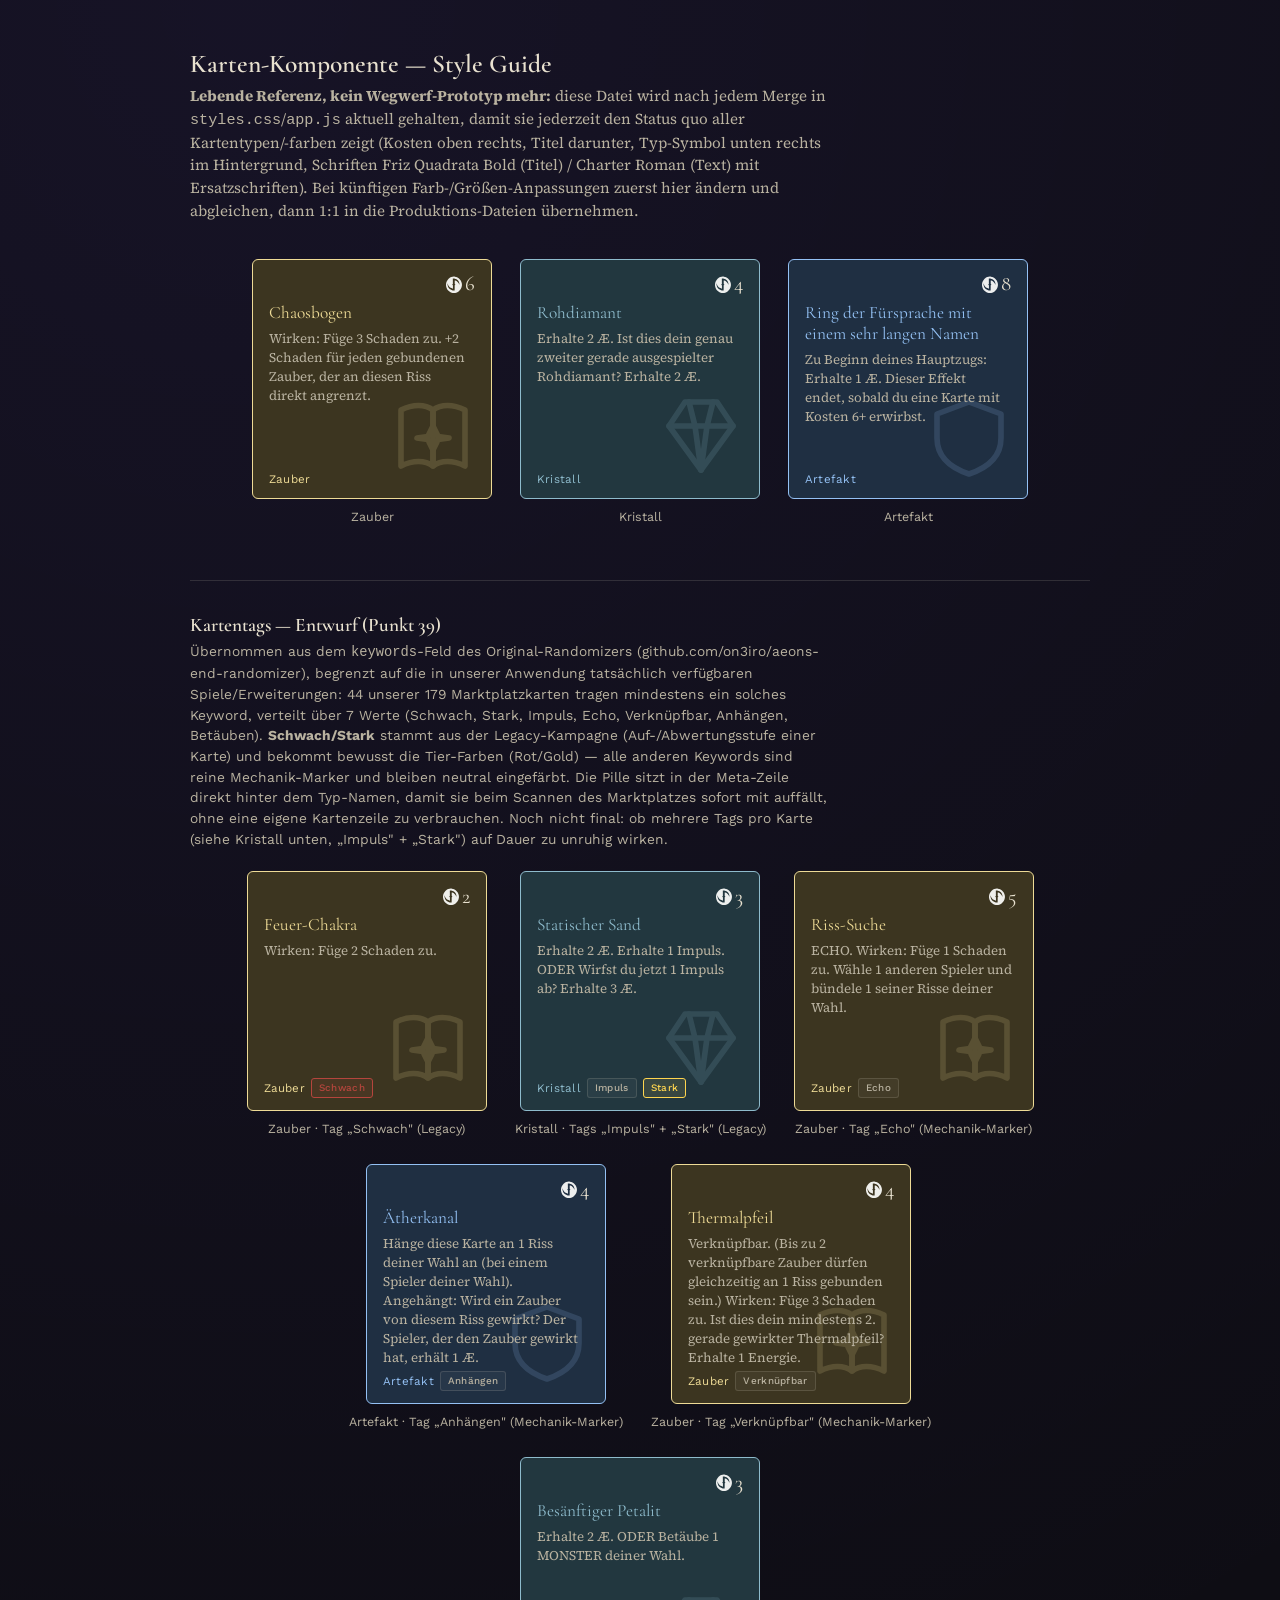
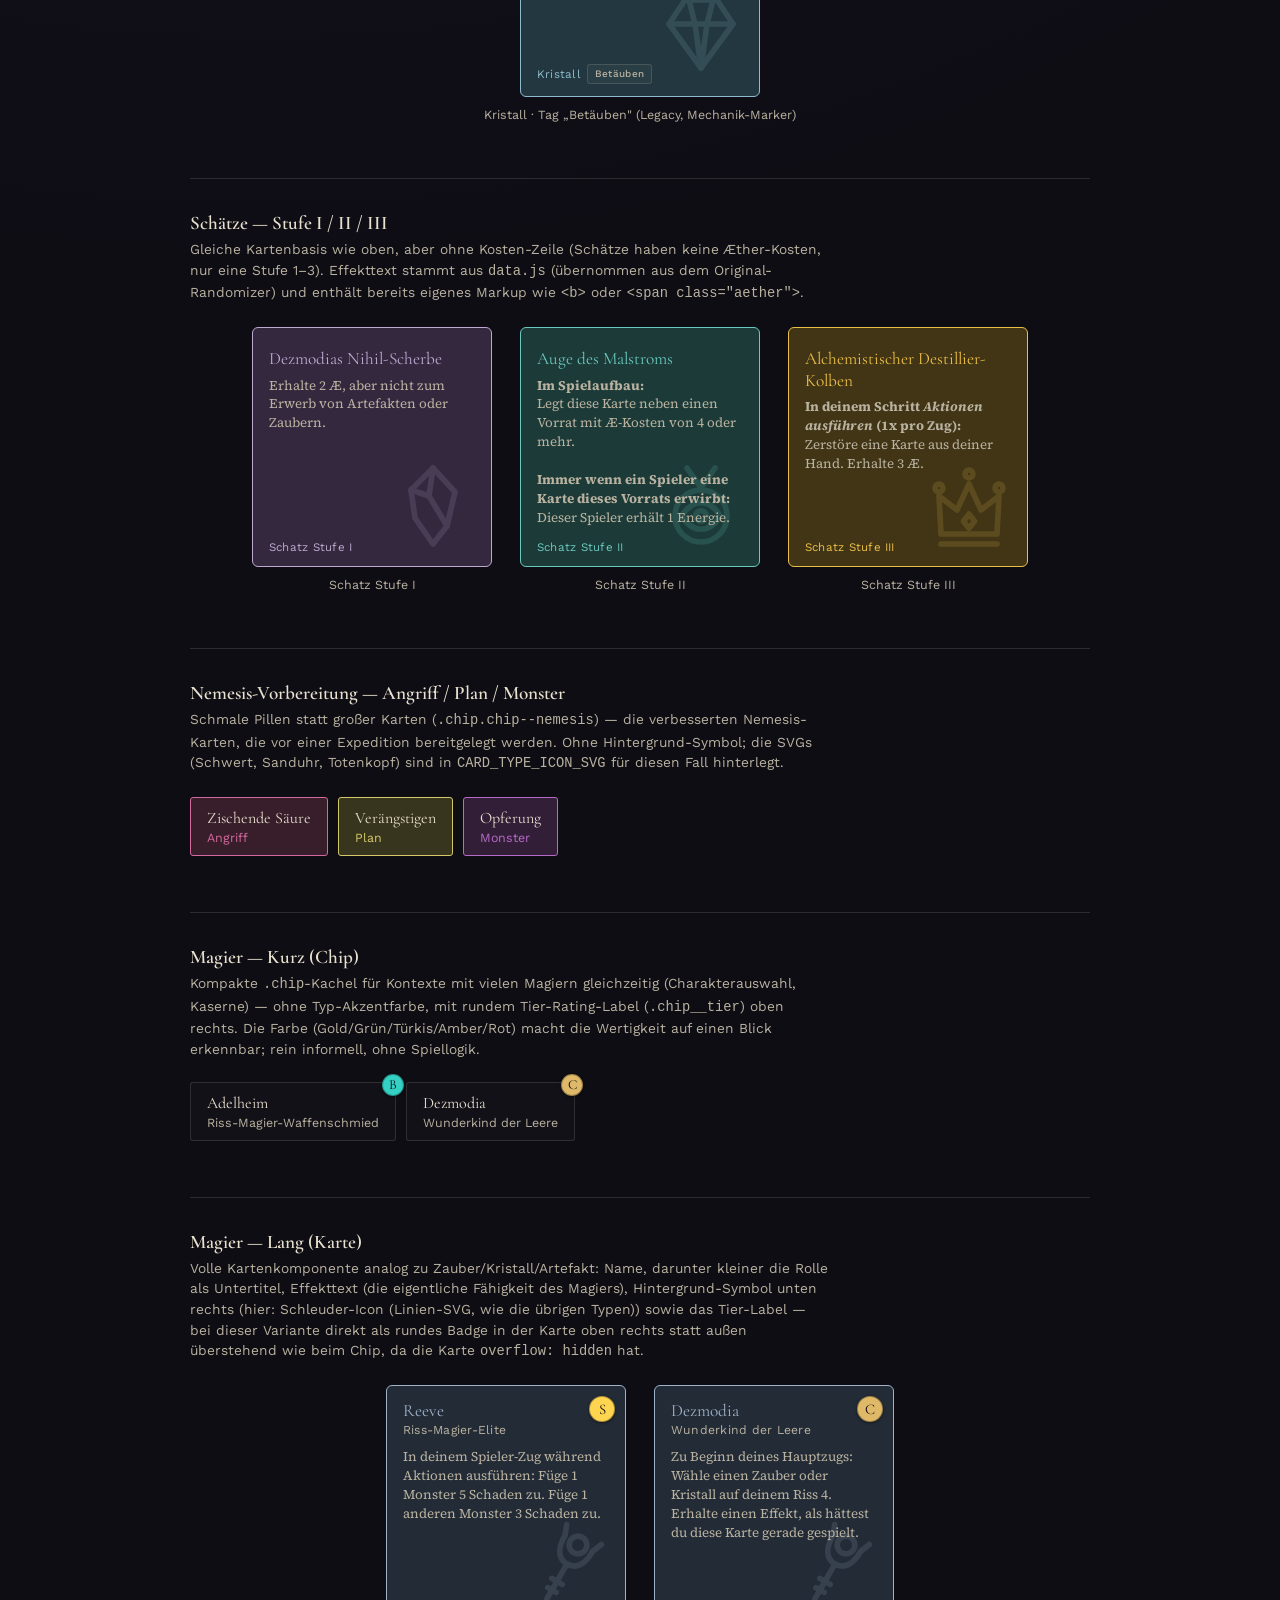
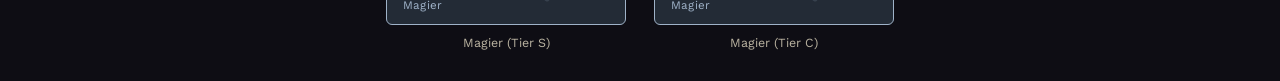
<file: archive/card-component-preview.html>
<!DOCTYPE html>
<html lang="de">
<head>
<meta charset="UTF-8">
<meta name="viewport" content="width=device-width, initial-scale=1.0">
<title>Karten-Komponente — Vorschau (Zauber / Kristall / Artefakt)</title>
<link rel="preconnect" href="https://fonts.googleapis.com">
<link href="https://fonts.googleapis.com/css2?family=Cormorant+Garamond:wght@500;600;700&family=Source+Serif+4:ital,wght@0,400;0,600;1,400&family=Work+Sans:wght@400;500;600&display=swap" rel="stylesheet">
<style>
  :root {
    --void: #0e0d14;
    --deep: #171a2e;
    --deep-2: #1f2340;
    --aetherium: #7c5cff;
    --aetherium-dim: #5a41b8;
    --breach: #34d0c4;
    --parchment: #e8e1cf;
    --parchment-dim: #b9b2a0;
    --ember: #c1443b;
    --line: rgba(232, 225, 207, 0.14);
    --select: #57d768;

    --color-zauber: #eedb96;
    --color-zauber-dim: #3c3520;
    --color-kristall: #8ebbcc;
    --color-kristall-dim: #22373f;
    --color-relic: #94c1f4;
    --color-relic-dim: #1f2f42;

    /* Schätze: eigene Typfarben je Stufe, an die vorhandene Farbskala angeglichen (ähnliche Sättigung/
       Helligkeit wie Zauber/Kristall/Relic oben) statt der bisherigen Platzhalterwerte. */
    --color-schatz-1: #d6c785;
    --color-schatz-1-dim: #3c3720;
    --color-schatz-1-shard: #bda9d1;
    --color-schatz-1-shard-dim: #33283e;
    --color-schatz-1-spell: #d6c785;
    --color-schatz-1-spell-dim: #3c3720;
    --color-schatz-2: #6ac8bf;
    --color-schatz-2-dim: #1c3b38;
    --color-schatz-3: #ebbf47;
    --color-schatz-3-dim: #413516;

    /* Nemesis-Kartentypen (Angriff/Plan/Monster): tonal an Zauber/Kristall/Relic angeglichen und
       gleichmäßig über den Farbkreis verteilt, damit sich alle drei klar unterscheiden (Stand
       2026-09-25, released nach styles.css) — Plan=Gelb, Angriff=Pink/Magenta, Monster=Lila. */
    --color-angriff: #d3699e;
    --color-angriff-dim: #381e2b;
    --color-plan: #d3c769;
    --color-plan-dim: #38351e;
    --color-monster: #b56bc7;
    --color-monster-dim: #331e38;

    /* Magier-Karte ("lang"): eigener, kühl-metallischer Ton, bewusst abgesetzt von den warmen
       Zauber/Schatz-Farben und dem satten Kristall/Relic/Monster-Violett/Blau. */
    --color-magier: #9fb2c8;
    --color-magier-dim: #232b36;

    /* Tier-Rating Magier: S (Gold) > A (Grün) > B (Türkis) > C (Amber) > D (Rot) — bewusst eine
       "Ampel"-artige Reihenfolge statt neutraler Grauwerte, damit die Wertigkeit sofort ablesbar ist. */
    --tier-s: #ffd54f;
    --tier-a: #57d768;
    --tier-b: #34d0c4;
    --tier-c: #e0b968;
    --tier-d: #b5453d;

    --serif-display: 'Cormorant Garamond', Georgia, serif;
    --serif-body: 'Source Serif 4', Georgia, serif;
    --sans: 'Work Sans', -apple-system, BlinkMacSystemFont, sans-serif;

    /* Punkt: Kartentitel in "Friz Quadrata Bold" (lizenzpflichtig, daher nur greifend, falls lokal
       installiert — Copperplate/Cinzel als optisch nahe, quadratisch wirkende Ersatzschriften) und
       Kartentext in "Charter Roman" (auf macOS/iOS als Systemschrift vorhanden, daher meist wirklich
       aktiv, sonst Bitstream Charter / Source Serif 4 als Ersatz). */
    --title-face: 'Friz Quadrata', 'Friz Quadrata Bold', Copperplate, 'Cinzel', var(--serif-display);
    --body-face: Charter, 'Bitstream Charter', var(--serif-body), Georgia, serif;
  }

  * { box-sizing: border-box; }

  body {
    margin: 0;
    padding: 48px 32px;
    background: var(--void);
    background-image: radial-gradient(circle at 20% 0%, rgba(124,92,255,0.08), transparent 55%);
    color: var(--parchment);
    font-family: var(--sans);
    min-height: 100vh;
  }

  .lab-header { max-width: 900px; margin: 0 auto 36px; }
  .lab-header h1 {
    font-family: var(--serif-display);
    font-size: 1.6rem;
    margin: 0 0 6px;
    font-weight: 600;
  }
  .lab-header p {
    margin: 0;
    color: var(--parchment-dim);
    font-family: var(--serif-body);
    font-size: 0.95rem;
    line-height: 1.5;
    max-width: 640px;
  }

  .lab-row {
    display: flex;
    gap: 28px;
    flex-wrap: wrap;
    justify-content: center;
    align-items: flex-start;
  }

  /* ===================== Karten-Basis (aus styles.css übernommen) ===================== */
  .card {
    --accent: var(--parchment-dim);
    --accent-dim: rgba(255,255,255,0.04);
    position: relative;
    overflow: hidden;
    border: 1px solid var(--accent);
    border-radius: 6px;
    background: var(--accent-dim);
    padding: 14px 16px 12px;
    width: 240px;
    height: 300px;
    flex: 0 0 240px;
    cursor: pointer;
    transition: transform 0.15s, box-shadow 0.15s;
    display: grid;
    /* Kosten oben rechts, darunter (nie abgekürzter) Titel, dann Effekttext füllt den Rest, Meta unten */
    grid-template-rows: auto auto 1fr auto;
    gap: 6px;
    user-select: none;
  }
  .card:hover { transform: translateY(-2px); }

  /* -------- Hintergrund-Symbol je Kartentyp: unten rechts, groß, hinter dem Text --------
     Fester Rahmen — bleibt für alle Kartentypen an derselben Stelle (unten rechts).
     Bug-Fix (iPad, 2026-09-25): Die Symbole waren bisher Unicode-Textzeichen (✦◆❖★▲◐●◈), die in
     keiner unserer Web-Fonts existieren — der Browser wich daher pro Zeichen auf eine System-
     Symbolschrift aus, und macOS/iPadOS Safari nutzen dafür UNTERSCHIEDLICHE Symbolschriften mit
     unterschiedlichen Glyphen-Metriken. Das führte auf dem iPad zu falscher Größe/abgeschnittenen
     Symbolen, obwohl hier (Desktop) alles korrekt aussah. Endgültiger Fix: Symbole sind jetzt reine
     CSS-Formen (.card__icon-bg-shape, clip-path/border-radius, siehe unten) statt Text — dieselbe
     Bounding-Box für jeden Typ, komplett schriftunabhängig (1:1 mit styles.css).
     Bug-Fix 2 (2026-09-25): Die Box hing zuvor per negativem bottom/right über den Kartenrand
     hinaus — die Karte hat aber overflow:hidden, wodurch Formen mit Fläche in den äußeren Ecken
     (Achteck/Artefakt) am Kartenrand beschnitten wurden und dadurch kaum noch vom Kristall zu
     unterscheiden waren. Fix: Box liegt jetzt komplett INNERHALB der Karte, mit festem
     Innenabstand (padding-bottom 40px, padding-right 10px) statt Off-Card-Überhang.
     Alignment-Fix (2026-09-25, AC „Karten-Symbole"): padding-bottom war ein geratener Fixwert und
     lag nicht zuverlässig auf Höhe der Meta-Zeile (dort stehen Typ-Name + Tags wie „Impuls").
     Bug-Fix 3 (2026-09-25): Der erste Versuch dafür (grid-row: 1 / -1, bottom: 0) hat die Box an
     der letzten Grid-Zeile verankert, ABER wenn diese Zeile durch ein Tag höher wurde (z.B.
     „Schwach"-Pille in .card__meta), wuchs die Grid-Zeile mit — und damit verschob sich bottom:0
     relativ zur GESAMTEN Karte je nachdem, ob ein Tag vorhanden war (Karten ohne Tag hatten das
     Symbol dadurch höher als Karten mit Tag). Endgültiger Fix: Box ist kein Grid-Item mehr,
     sondern rein relativ zur Karte selbst (.card hat position: relative) absolut positioniert —
     bottom/right sind damit für jede Karte exakt derselbe Fixwert, unabhängig von Grid-
     Inhalt/Zeilenhöhen. bottom 12px entspricht dem unteren Card-Padding (.card padding:
     14px 16px 12px). */
  .card__icon-bg {
    position: absolute;
    bottom: 12px;
    right: 10px;
    width: 96px;
    height: 96px;
    pointer-events: none;
    z-index: 0;
  }
  /* Hintergrund-Symbole sind Inline-SVG-Linien-Icons (siehe CARD_TYPE_ICON_SVG in app.js): Typfarbe als
     Strich, niedrige Deckkraft. Keine Schrift, kein clip-path -> iPad/Safari-sicher. */
  .card__icon-bg svg {
    width: 100%;
    height: 100%;
    display: block;
    stroke: var(--accent);
    fill: none;
    stroke-width: 1.4;
    stroke-linecap: round;
    stroke-linejoin: round;
    opacity: 0.16;
  }

  /* Feste Zeilenzuordnung statt impliziter Reihenfolge: Schätze haben keine .card__cost (kein Kind
     in Zeile 1) — ohne explizites grid-row würde .card__name sonst in Zeile 1 rutschen und
     .card__effect die (für Meta gedachte) letzte Auto-Zeile bekommen. So bleiben Symbol-, Titel- und
     Effekt-Position bei Schätzen exakt analog zu Zauber/Kristall/Relic. */
  .card__cost { grid-row: 1; }
  .card__name { grid-row: 2; }
  .card__effect { grid-row: 3; }
  .card__meta { grid-row: 4; }

  /* -------- Kosten: eigene Zeile oben rechts -------- */
  .card__cost {
    display: flex;
    align-items: center;
    justify-content: flex-end;
    gap: 2px;
    font-family: var(--title-face);
    font-weight: 400;
    font-size: 1.3rem;
    /* Kosten-Zahl in derselben Farbe wie das (weiß gefilterte) Æther-Icon, nicht die Typfarbe */
    color: var(--parchment);
    line-height: 1;
    position: relative;
    z-index: 1;
  }
  .card__cost img {
    /* relativ zur Schriftgröße der Zahl (1.3rem), damit Icon und Zahl gleich hoch wirken */
    width: 1.05em;
    height: 1.05em;
    /* dichter an die Zahl heranrücken statt großem Icon-Zahl-Abstand */
    margin-right: -2px;
    /* aether.svg ist hart schwarz gefüllt (kein currentColor) — per Filter auf Parchment-Ton geholt */
    filter: brightness(0) saturate(100%) invert(1) sepia(8%) saturate(200%) hue-rotate(340deg);
    opacity: 0.92;
  }

  /* -------- Titel: eigene, volle Zeile unter den Kosten — wird nie abgekürzt/geklammert -------- */
  .card__name {
    font-family: var(--title-face);
    font-size: 1.08rem;
    line-height: 1.24;
    font-weight: 400;
    /* Titel wieder in der typ-spezifischen Farbe; Kosten (s.o.) bleiben unabhängig davon weiß */
    color: var(--accent);
    position: relative;
    z-index: 1;
    /* bewusst kein overflow/line-clamp: der Titel darf beliebig viele Zeilen belegen */
  }

  .card__effect {
    font-family: var(--body-face);
    font-size: 0.83rem;
    color: var(--parchment-dim);
    line-height: 1.42;
    position: relative;
    z-index: 1;
    overflow-y: auto;
    padding-right: 4px;
  }

  .card__meta {
    font-family: var(--sans);
    font-size: 0.72rem;
    letter-spacing: 0.02em;
    color: var(--accent);
    position: relative;
    z-index: 1;
    display: flex;
    align-items: center;
    flex-wrap: wrap;
    gap: 6px;
  }

  /* -------- Kartentags (Entwurf, Punkt 39) --------
     Herkunft: das "keywords"-Feld aus dem Original-Randomizer (github.com/on3iro/aeons-end-randomizer),
     u.a. "weak"/"strong" als Legacy-Kampagnen-Aufwertungsstufe sowie reine Mechanik-Marker
     (Echo/Anhängen/Verkettet/Stille/Impuls/...). Bewusst als eigene Pille NACH dem Typ-Namen in
     .card__meta statt als zusätzliche Zeile — Tags sind zusätzliche Metadaten, kein neuer Bereich.
     weak/strong bekommen die bereits etablierten Tier-Farben (--tier-d / --tier-s), damit die
     "Aufwertungsstufe" auf denselben Blick wie das Magier-Tier-Rating lesbar ist; alle anderen
     (reinen Mechanik-)Tags bleiben neutral (--line/--parchment-dim), da sie keine Wertung transportieren. */
  .card__tag {
    font-family: var(--sans);
    font-size: 0.62rem;
    font-weight: 500;
    letter-spacing: 0.03em;
    padding: 2px 7px;
    border-radius: 3px;
    border: 1px solid var(--line);
    color: var(--parchment-dim);
    background: rgba(255,255,255,0.04);
    line-height: 1.4;
    white-space: nowrap;
  }
  .card__tag--weak { border-color: var(--tier-d); color: var(--tier-d); background: rgba(181,69,61,0.1); }
  .card__tag--strong { border-color: var(--tier-s); color: var(--tier-s); background: rgba(255,213,79,0.1); }

  .lab-caption {
    text-align: center;
    margin-top: 10px;
    font-size: 0.78rem;
    color: var(--parchment-dim);
    font-family: var(--sans);
  }
  .lab-card-wrap { display: flex; flex-direction: column; align-items: center; }
  .lab-section { max-width: 900px; margin: 56px auto 0; }
  .lab-section h2 {
    font-family: var(--serif-display);
    font-size: 1.2rem;
    font-weight: 600;
    margin: 0 0 4px;
    border-top: 1px solid var(--line);
    padding-top: 32px;
  }
  .lab-section > p {
    margin: 0 0 22px;
    color: var(--parchment-dim);
    font-family: var(--sans);
    font-size: 0.86rem;
    line-height: 1.5;
    max-width: 640px;
  }

  /* ===================== Chip-Komponenten (Magier, Nemesis-Vorbereitung) — aus styles.css übernommen ===================== */
  .chipgrid { display: flex; flex-wrap: wrap; gap: 10px; }
  .chip {
    position: relative;
    border: 1px solid var(--line);
    border-radius: 3px;
    padding: 10px 16px;
    font-family: var(--sans);
    font-size: 0.92rem;
    background: rgba(255,255,255,0.02);
    user-select: none;
  }

  /* -------- Tier-Rating-Label: kleines rundes Badge oben rechts auf dem Chip -------- */
  .chip__tier {
    position: absolute;
    top: -9px;
    right: -9px;
    min-width: 22px;
    height: 22px;
    padding: 0 5px;
    border-radius: 50%;
    display: flex;
    align-items: center;
    justify-content: center;
    font-family: var(--title-face);
    font-size: 0.86rem;
    color: var(--void);
    border: 1px solid rgba(0,0,0,0.3);
    box-shadow: 0 1px 3px rgba(0,0,0,0.45);
    z-index: 2;
  }
  .chip__tier--S { background: var(--tier-s); }
  .chip__tier--A { background: var(--tier-a); }
  .chip__tier--B { background: var(--tier-b); }
  .chip__tier--C { background: var(--tier-c); }
  .chip__tier--D { background: var(--tier-d); color: var(--parchment); }
  /* Name/Titel-Zeile: globaler Titel-Font (--title-face, wie .card__name), statt des generischen
     --sans, den .chip zuvor auch für den Namen geerbt hat — Nemesis- und Magier-Chips sollen wie
     die restliche Anwendung dieselben globalen Fonts nutzen. */
  .chip__name { font-family: var(--title-face); font-size: 1rem; }
  .chip .chip__sub { display: block; font-family: var(--sans); font-size: 0.78rem; color: var(--parchment-dim); margin-top: 2px; }
  .chipgrid--mages .chip { min-width: 160px; }
  /* Nemesis-Vorbereitung: schmale Pille statt großer Karte, --accent/--accent-dim inline via cardAccentStyle() */
  .chip--nemesis { border-color: var(--accent); background: var(--accent-dim); }
  .chip--nemesis .chip__sub { color: var(--accent); }

  /* -------- Magier "lang": volle Kartenkomponente analog Zauber/Kristall/Relic -------- */
  /* Titel-Zeile (Name) belegt Zeile 1 statt der globalen Zeile 2 (dort steht bei den anderen
     Kartentypen normalerweise die Kosten-Zeile, die Magier nicht haben); Untertitel (Rolle)
     bekommt eine eigene, kleinere Zeile 2 direkt darunter. */
  .card--mage .card__name { grid-row: 1; }
  .card__title {
    grid-row: 2;
    font-family: var(--sans);
    font-size: 0.76rem;
    letter-spacing: 0.02em;
    color: var(--parchment-dim);
    margin-top: -4px;
    margin-bottom: 4px;
    position: relative;
    z-index: 1;
  }
  /* Tier-Rating: rundes Badge oben rechts *innerhalb* der Karte (die Karte hat overflow:hidden
     wegen des Hintergrund-Symbols, ein am Rand überstehendes Badge wie beim Chip würde daher
     abgeschnitten). Rein informell — keine Spiellogik hängt daran. */
  .card__tier {
    position: absolute;
    top: 10px;
    right: 10px;
    min-width: 26px;
    height: 26px;
    padding: 0 6px;
    border-radius: 50%;
    display: flex;
    align-items: center;
    justify-content: center;
    font-family: var(--title-face);
    font-size: 0.92rem;
    color: var(--void);
    border: 1px solid rgba(0,0,0,0.3);
    box-shadow: 0 1px 3px rgba(0,0,0,0.45);
    z-index: 2;
  }
  .card__tier--S { background: var(--tier-s); }
  .card__tier--A { background: var(--tier-a); }
  .card__tier--B { background: var(--tier-b); }
  .card__tier--C { background: var(--tier-c); }
  .card__tier--D { background: var(--tier-d); color: var(--parchment); }
</style>
</head>
<body>

  <div class="lab-header">
    <h1>Karten-Komponente — Style Guide</h1>
    <p><b>Lebende Referenz, kein Wegwerf-Prototyp mehr:</b> diese Datei wird nach jedem Merge in <code>styles.css</code>/<code>app.js</code> aktuell gehalten, damit sie jederzeit den Status quo aller Kartentypen/-farben zeigt (Kosten oben rechts, Titel darunter, Typ-Symbol unten rechts im Hintergrund, Schriften Friz Quadrata Bold (Titel) / Charter Roman (Text) mit Ersatzschriften). Bei künftigen Farb-/Größen-Anpassungen zuerst hier ändern und abgleichen, dann 1:1 in die Produktions-Dateien übernehmen.</p>
  </div>

  <div class="lab-row">

    <div class="lab-card-wrap">
      <div class="card" style="--accent:var(--color-zauber);--accent-dim:var(--color-zauber-dim);">
        <span class="card__icon-bg"><svg viewBox="0 0 24 24" aria-hidden="true"><path d="M4 5c3-1.5 6-1.5 8 0v14c-2-1.5-5-1.5-8 0Z"/><path d="M20 5c-3-1.5-6-1.5-8 0v14c2-1.5 5-1.5 8 0Z"/><path d="M12 9l1.3 2.6L16 12l-2.7.4L12 15l-1.3-2.6L8 12l2.7-.4Z"/></svg></span>
        <span class="card__cost"><img src="../icons/svg/aether.svg" alt="Æther">6</span>
        <span class="card__name">Chaosbogen</span>
        <span class="card__effect">Wirken: Füge 3 Schaden zu. +2 Schaden für jeden gebundenen Zauber, der an diesen Riss direkt angrenzt.</span>
        <span class="card__meta">Zauber</span>
      </div>
      <div class="lab-caption">Zauber</div>
    </div>

    <div class="lab-card-wrap">
      <div class="card" style="--accent:var(--color-kristall);--accent-dim:var(--color-kristall-dim);">
        <span class="card__icon-bg"><svg viewBox="0 0 24 24" aria-hidden="true"><path d="M4 9l4-6h8l4 6-8 11Z"/><path d="M4 9h16"/><path d="M9 3l1.5 6L12 20"/><path d="M15 3l-1.5 6L12 20"/></svg></span>
        <span class="card__cost"><img src="../icons/svg/aether.svg" alt="Æther">4</span>
        <span class="card__name">Rohdiamant</span>
        <span class="card__effect">Erhalte 2 Æ. Ist dies dein genau zweiter gerade ausgespielter Rohdiamant? Erhalte 2 Æ.</span>
        <span class="card__meta">Kristall</span>
      </div>
      <div class="lab-caption">Kristall</div>
    </div>

    <div class="lab-card-wrap">
      <div class="card" style="--accent:var(--color-relic);--accent-dim:var(--color-relic-dim);">
        <span class="card__icon-bg"><svg viewBox="0 0 24 24" aria-hidden="true"><path d="M12 3 4 6v6c0 5 3.5 7.5 8 9 4.5-1.5 8-4 8-9V6l-8-3Z"/></svg></span>
        <span class="card__cost"><img src="../icons/svg/aether.svg" alt="Æther">8</span>
        <span class="card__name">Ring der Fürsprache mit einem sehr langen Namen</span>
        <span class="card__effect">Zu Beginn deines Hauptzugs: Erhalte 1 Æ. Dieser Effekt endet, sobald du eine Karte mit Kosten 6+ erwirbst.</span>
        <span class="card__meta">Artefakt</span>
      </div>
      <div class="lab-caption">Artefakt</div>
    </div>

  </div>

  <!-- ===================== Kartentags (Entwurf, Punkt 39) ===================== -->
  <div class="lab-section">
    <h2>Kartentags — Entwurf (Punkt 39)</h2>
    <p>Übernommen aus dem <code>keywords</code>-Feld des Original-Randomizers (github.com/on3iro/aeons-end-randomizer), begrenzt auf die in unserer Anwendung tatsächlich verfügbaren Spiele/Erweiterungen: 44 unserer 179 Marktplatzkarten tragen mindestens ein solches Keyword, verteilt über 7 Werte (Schwach, Stark, Impuls, Echo, Verknüpfbar, Anhängen, Betäuben). <b>Schwach/Stark</b> stammt aus der Legacy-Kampagne (Auf-/Abwertungsstufe einer Karte) und bekommt bewusst die Tier-Farben (Rot/Gold) — alle anderen Keywords sind reine Mechanik-Marker und bleiben neutral eingefärbt. Die Pille sitzt in der Meta-Zeile direkt hinter dem Typ-Namen, damit sie beim Scannen des Marktplatzes sofort mit auffällt, ohne eine eigene Kartenzeile zu verbrauchen. Noch nicht final: ob mehrere Tags pro Karte (siehe Kristall unten, „Impuls" + „Stark") auf Dauer zu unruhig wirken.</p>
    <div class="lab-row">

      <div class="lab-card-wrap">
        <div class="card" style="--accent:var(--color-zauber);--accent-dim:var(--color-zauber-dim);">
          <span class="card__icon-bg"><svg viewBox="0 0 24 24" aria-hidden="true"><path d="M4 5c3-1.5 6-1.5 8 0v14c-2-1.5-5-1.5-8 0Z"/><path d="M20 5c-3-1.5-6-1.5-8 0v14c2-1.5 5-1.5 8 0Z"/><path d="M12 9l1.3 2.6L16 12l-2.7.4L12 15l-1.3-2.6L8 12l2.7-.4Z"/></svg></span>
          <span class="card__cost"><img src="../icons/svg/aether.svg" alt="Æther">2</span>
          <span class="card__name">Feuer-Chakra</span>
          <span class="card__effect">Wirken: Füge 2 Schaden zu.</span>
          <span class="card__meta">Zauber <span class="card__tag card__tag--weak">Schwach</span></span>
        </div>
        <div class="lab-caption">Zauber · Tag „Schwach" (Legacy)</div>
      </div>

      <div class="lab-card-wrap">
        <div class="card" style="--accent:var(--color-kristall);--accent-dim:var(--color-kristall-dim);">
          <span class="card__icon-bg"><svg viewBox="0 0 24 24" aria-hidden="true"><path d="M4 9l4-6h8l4 6-8 11Z"/><path d="M4 9h16"/><path d="M9 3l1.5 6L12 20"/><path d="M15 3l-1.5 6L12 20"/></svg></span>
          <span class="card__cost"><img src="../icons/svg/aether.svg" alt="Æther">3</span>
          <span class="card__name">Statischer Sand</span>
          <span class="card__effect">Erhalte 2 Æ. Erhalte 1 Impuls. ODER Wirfst du jetzt 1 Impuls ab? Erhalte 3 Æ.</span>
          <span class="card__meta">Kristall <span class="card__tag">Impuls</span><span class="card__tag card__tag--strong">Stark</span></span>
        </div>
        <div class="lab-caption">Kristall · Tags „Impuls" + „Stark" (Legacy)</div>
      </div>

      <div class="lab-card-wrap">
        <div class="card" style="--accent:var(--color-zauber);--accent-dim:var(--color-zauber-dim);">
          <span class="card__icon-bg"><svg viewBox="0 0 24 24" aria-hidden="true"><path d="M4 5c3-1.5 6-1.5 8 0v14c-2-1.5-5-1.5-8 0Z"/><path d="M20 5c-3-1.5-6-1.5-8 0v14c2-1.5 5-1.5 8 0Z"/><path d="M12 9l1.3 2.6L16 12l-2.7.4L12 15l-1.3-2.6L8 12l2.7-.4Z"/></svg></span>
          <span class="card__cost"><img src="../icons/svg/aether.svg" alt="Æther">5</span>
          <span class="card__name">Riss-Suche</span>
          <span class="card__effect">ECHO. Wirken: Füge 1 Schaden zu. Wähle 1 anderen Spieler und bündele 1 seiner Risse deiner Wahl.</span>
          <span class="card__meta">Zauber <span class="card__tag">Echo</span></span>
        </div>
        <div class="lab-caption">Zauber · Tag „Echo" (Mechanik-Marker)</div>
      </div>

      <div class="lab-card-wrap">
        <div class="card" style="--accent:var(--color-relic);--accent-dim:var(--color-relic-dim);">
          <span class="card__icon-bg"><svg viewBox="0 0 24 24" aria-hidden="true"><path d="M12 3 4 6v6c0 5 3.5 7.5 8 9 4.5-1.5 8-4 8-9V6l-8-3Z"/></svg></span>
          <span class="card__cost"><img src="../icons/svg/aether.svg" alt="Æther">4</span>
          <span class="card__name">Ätherkanal</span>
          <span class="card__effect">Hänge diese Karte an 1 Riss deiner Wahl an (bei einem Spieler deiner Wahl). Angehängt: Wird ein Zauber von diesem Riss gewirkt? Der Spieler, der den Zauber gewirkt hat, erhält 1 Æ.</span>
          <span class="card__meta">Artefakt <span class="card__tag">Anhängen</span></span>
        </div>
        <div class="lab-caption">Artefakt · Tag „Anhängen" (Mechanik-Marker)</div>
      </div>

      <div class="lab-card-wrap">
        <div class="card" style="--accent:var(--color-zauber);--accent-dim:var(--color-zauber-dim);">
          <span class="card__icon-bg"><svg viewBox="0 0 24 24" aria-hidden="true"><path d="M4 5c3-1.5 6-1.5 8 0v14c-2-1.5-5-1.5-8 0Z"/><path d="M20 5c-3-1.5-6-1.5-8 0v14c2-1.5 5-1.5 8 0Z"/><path d="M12 9l1.3 2.6L16 12l-2.7.4L12 15l-1.3-2.6L8 12l2.7-.4Z"/></svg></span>
          <span class="card__cost"><img src="../icons/svg/aether.svg" alt="Æther">4</span>
          <span class="card__name">Thermalpfeil</span>
          <span class="card__effect">Verknüpfbar. (Bis zu 2 verknüpfbare Zauber dürfen gleichzeitig an 1 Riss gebunden sein.) Wirken: Füge 3 Schaden zu. Ist dies dein mindestens 2. gerade gewirkter Thermalpfeil? Erhalte 1 Energie.</span>
          <span class="card__meta">Zauber <span class="card__tag">Verknüpfbar</span></span>
        </div>
        <div class="lab-caption">Zauber · Tag „Verknüpfbar" (Mechanik-Marker)</div>
      </div>

      <div class="lab-card-wrap">
        <div class="card" style="--accent:var(--color-kristall);--accent-dim:var(--color-kristall-dim);">
          <span class="card__icon-bg"><svg viewBox="0 0 24 24" aria-hidden="true"><path d="M4 9l4-6h8l4 6-8 11Z"/><path d="M4 9h16"/><path d="M9 3l1.5 6L12 20"/><path d="M15 3l-1.5 6L12 20"/></svg></span>
          <span class="card__cost"><img src="../icons/svg/aether.svg" alt="Æther">3</span>
          <span class="card__name">Besänftiger Petalit</span>
          <span class="card__effect">Erhalte 2 Æ. ODER Betäube 1 MONSTER deiner Wahl.</span>
          <span class="card__meta">Kristall <span class="card__tag">Betäuben</span></span>
        </div>
        <div class="lab-caption">Kristall · Tag „Betäuben" (Legacy, Mechanik-Marker)</div>
      </div>

    </div>
  </div>

  <!-- ===================== Schätze Stufe I / II / III ===================== -->
  <div class="lab-section">
    <h2>Schätze — Stufe I / II / III</h2>
    <p>Gleiche Kartenbasis wie oben, aber ohne Kosten-Zeile (Schätze haben keine Æther-Kosten, nur eine Stufe 1–3). Effekttext stammt aus <code>data.js</code> (übernommen aus dem Original-Randomizer) und enthält bereits eigenes Markup wie <code>&lt;b&gt;</code> oder <code>&lt;span class="aether"&gt;</code>.</p>
    <div class="lab-row">

      <div class="lab-card-wrap">
        <div class="card card--treasure" style="--accent:var(--color-schatz-1-shard);--accent-dim:var(--color-schatz-1-shard-dim);">
          <span class="card__icon-bg"><svg viewBox="0 0 24 24" aria-hidden="true"><path d="M12 2.5 17.5 8.5 15.5 17 12 21.5 7.5 15 6.5 8Z"/><path d="M12 2.5 11 9.5 15.5 17"/><path d="M11 9.5 6.5 8"/></svg></span>
          <span class="card__name">Dezmodias Nihil-Scherbe</span>
          <span class="card__effect">Erhalte 2 <span class="aether">&AElig;</span>, aber nicht zum Erwerb von Artefakten oder Zaubern.</span>
          <span class="card__meta">Schatz Stufe I</span>
        </div>
        <div class="lab-caption">Schatz Stufe I</div>
      </div>

      <div class="lab-card-wrap">
        <div class="card card--treasure" style="--accent:var(--color-schatz-2);--accent-dim:var(--color-schatz-2-dim);">
          <span class="card__icon-bg"><svg viewBox="0 0 24 24" aria-hidden="true"><path d="M8.5 2.5 12 7.5l3.5-5"/><circle cx="12" cy="14.5" r="6.5"/><path d="M7.2 14.5c1.3-2.2 2.9-3.3 4.8-3.3s3.5 1.1 4.8 3.3c-1.3 2.2-2.9 3.3-4.8 3.3s-3.5-1.1-4.8-3.3Z"/><circle cx="12" cy="14.5" r="1.3"/></svg></span>
          <span class="card__name">Auge des Malstroms</span>
          <span class="card__effect"><b>Im Spielaufbau:</b><br/> Legt diese Karte neben einen Vorrat mit <span class="aether">&AElig;</span>-Kosten von 4 oder mehr.<br/><br/> <b>Immer wenn ein Spieler eine Karte dieses Vorrats erwirbt:</b><br/> Dieser Spieler erhält 1 Energie.</span>
          <span class="card__meta">Schatz Stufe II</span>
        </div>
        <div class="lab-caption">Schatz Stufe II</div>
      </div>

      <div class="lab-card-wrap">
        <div class="card card--treasure" style="--accent:var(--color-schatz-3);--accent-dim:var(--color-schatz-3-dim);">
          <span class="card__icon-bg"><svg viewBox="0 0 24 24" aria-hidden="true"><path d="M5 19 4.5 9.5 9 13l3-6.5 3 6.5 4.5-3.5L19 19Z"/><path d="M5 21.5h14"/><circle cx="4.5" cy="7.5" r="1"/><circle cx="12" cy="4" r="1"/><circle cx="19.5" cy="7.5" r="1"/><path d="M12 14l1.4 1.8-1.4 1.8-1.4-1.8Z"/></svg></span>
          <span class="card__name">Alchemistischer Destillier-Kolben</span>
          <span class="card__effect"><b>In deinem Schritt <i>Aktionen ausführen</i> (1x pro Zug):</b><br/> Zerstöre eine Karte aus deiner Hand. Erhalte 3 <span class="aether">&AElig;</span>.</span>
          <span class="card__meta">Schatz Stufe III</span>
        </div>
        <div class="lab-caption">Schatz Stufe III</div>
      </div>

    </div>
  </div>

  <!-- ===================== Nemesis-Vorbereitung: Angriff / Plan / Monster ===================== -->
  <div class="lab-section">
    <h2>Nemesis-Vorbereitung — Angriff / Plan / Monster</h2>
    <p>Schmale Pillen statt großer Karten (<code>.chip.chip--nemesis</code>) — die verbesserten Nemesis-Karten, die vor einer Expedition bereitgelegt werden. Ohne Hintergrund-Symbol; die SVGs (Schwert, Sanduhr, Totenkopf) sind in <code>CARD_TYPE_ICON_SVG</code> für diesen Fall hinterlegt.</p>
    <div class="chipgrid">
      <div class="chip chip--nemesis" style="--accent:var(--color-angriff);--accent-dim:var(--color-angriff-dim);">
        <span class="chip__name">Zischende Säure</span><span class="chip__sub">Angriff</span>
      </div>
      <div class="chip chip--nemesis" style="--accent:var(--color-plan);--accent-dim:var(--color-plan-dim);">
        <span class="chip__name">Verängstigen</span><span class="chip__sub">Plan</span>
      </div>
      <div class="chip chip--nemesis" style="--accent:var(--color-monster);--accent-dim:var(--color-monster-dim);">
        <span class="chip__name">Opferung</span><span class="chip__sub">Monster</span>
      </div>
    </div>
  </div>

  <!-- ===================== Magier — Kurz (Chip) ===================== -->
  <div class="lab-section">
    <h2>Magier — Kurz (Chip)</h2>
    <p>Kompakte <code>.chip</code>-Kachel für Kontexte mit vielen Magiern gleichzeitig (Charakterauswahl, Kaserne) — ohne Typ-Akzentfarbe, mit rundem Tier-Rating-Label (<code>.chip__tier</code>) oben rechts. Die Farbe (Gold/Grün/Türkis/Amber/Rot) macht die Wertigkeit auf einen Blick erkennbar; rein informell, ohne Spiellogik.</p>
    <div class="chipgrid chipgrid--mages">
      <div class="chip"><span class="chip__tier chip__tier--B">B</span><span class="chip__name">Adelheim</span><span class="chip__sub">Riss-Magier-Waffenschmied</span></div>
      <div class="chip"><span class="chip__tier chip__tier--C">C</span><span class="chip__name">Dezmodia</span><span class="chip__sub">Wunderkind der Leere</span></div>
    </div>
  </div>

  <!-- ===================== Magier — Lang (Karte) ===================== -->
  <div class="lab-section">
    <h2>Magier — Lang (Karte)</h2>
    <p>Volle Kartenkomponente analog zu Zauber/Kristall/Artefakt: Name, darunter kleiner die Rolle als Untertitel, Effekttext (die eigentliche Fähigkeit des Magiers), Hintergrund-Symbol unten rechts (hier: Schleuder-Icon (Linien-SVG, wie die übrigen Typen)) sowie das Tier-Label — bei dieser Variante direkt als rundes Badge in der Karte oben rechts statt außen überstehend wie beim Chip, da die Karte <code>overflow: hidden</code> hat.</p>
    <div class="lab-row">

      <div class="lab-card-wrap">
        <div class="card card--mage" style="--accent:var(--color-magier);--accent-dim:var(--color-magier-dim);">
          <span class="card__icon-bg"><svg viewBox="0 0 24 24" aria-hidden="true"><g transform="rotate(30 12 12)"><path d="M12 22V12"/><path d="M8 6c0 4 1.5 6 4 6s4-2 4-6"/><path d="M8 6 7 3.5M16 6l1-2.5"/><circle cx="12" cy="6.5" r="2.2"/><path d="M10.5 17h3M10.8 19.5h2.4"/></g></svg></span>
          <span class="card__tier card__tier--S">S</span>
          <span class="card__name">Reeve</span>
          <span class="card__title">Riss-Magier-Elite</span>
          <span class="card__effect">In deinem Spieler-Zug während Aktionen ausführen: Füge 1 Monster 5 Schaden zu. Füge 1 anderen Monster 3 Schaden zu.</span>
          <span class="card__meta">Magier</span>
        </div>
        <div class="lab-caption">Magier (Tier S)</div>
      </div>

      <div class="lab-card-wrap">
        <div class="card card--mage" style="--accent:var(--color-magier);--accent-dim:var(--color-magier-dim);">
          <span class="card__icon-bg"><svg viewBox="0 0 24 24" aria-hidden="true"><g transform="rotate(30 12 12)"><path d="M12 22V12"/><path d="M8 6c0 4 1.5 6 4 6s4-2 4-6"/><path d="M8 6 7 3.5M16 6l1-2.5"/><circle cx="12" cy="6.5" r="2.2"/><path d="M10.5 17h3M10.8 19.5h2.4"/></g></svg></span>
          <span class="card__tier card__tier--C">C</span>
          <span class="card__name">Dezmodia</span>
          <span class="card__title">Wunderkind der Leere</span>
          <span class="card__effect">Zu Beginn deines Hauptzugs: Wähle einen Zauber oder Kristall auf deinem Riss 4. Erhalte einen Effekt, als hättest du diese Karte gerade gespielt.</span>
          <span class="card__meta">Magier</span>
        </div>
        <div class="lab-caption">Magier (Tier C)</div>
      </div>

    </div>
  </div>

</body>
</html>
</file>
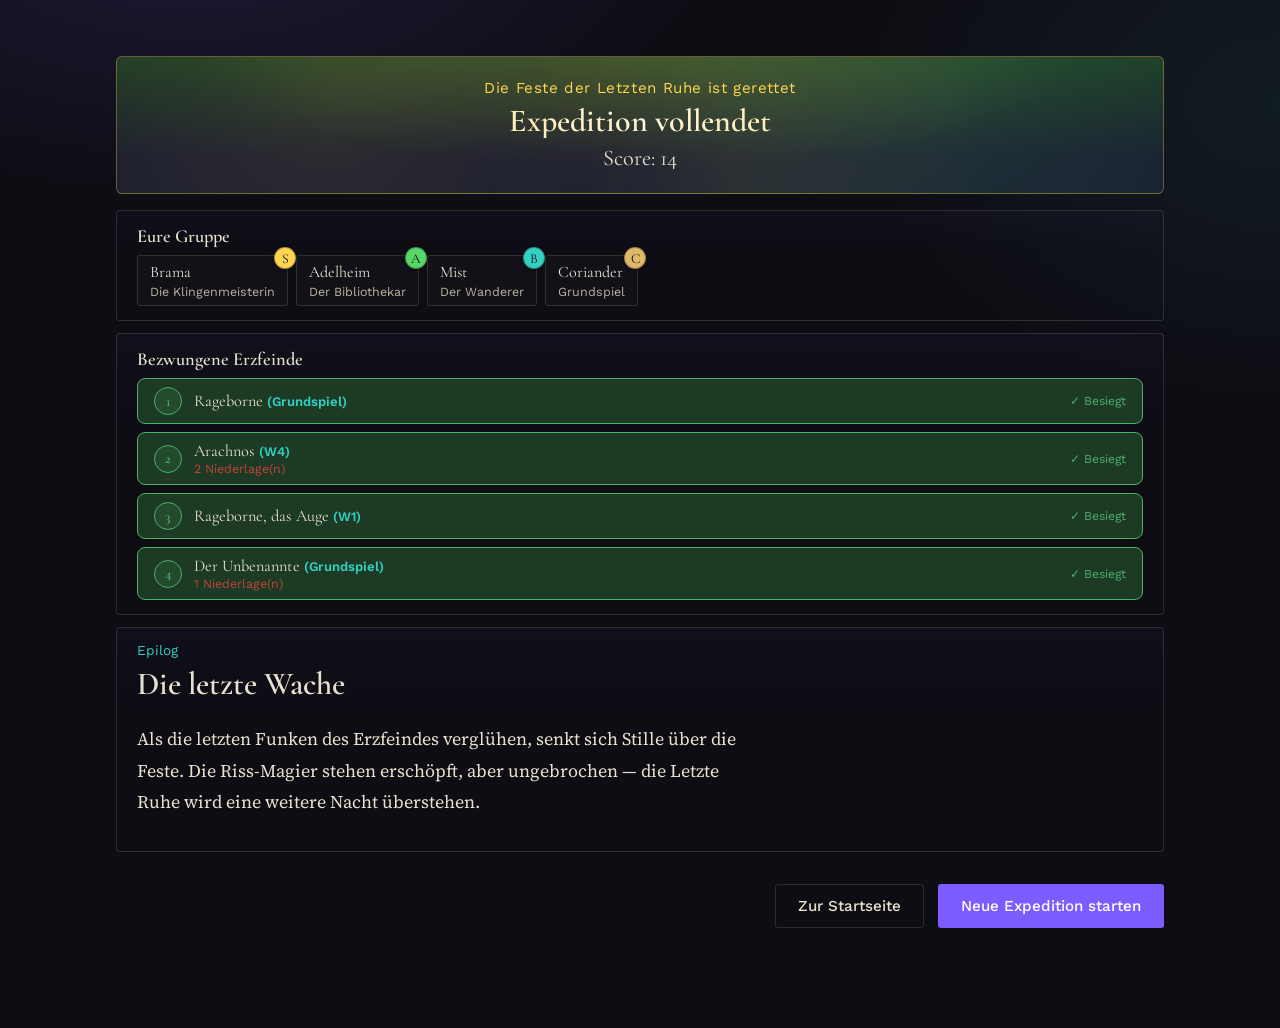
<file: archive/preview-victory.html>
<!DOCTYPE html>
<html lang="de">
<head>
<meta charset="UTF-8">
<meta name="viewport" content="width=device-width, initial-scale=1.0, viewport-fit=cover">
<title>Vorschau — Siegesseite (screen-victory)</title>
<link rel="preconnect" href="https://fonts.googleapis.com">
<link href="https://fonts.googleapis.com/css2?family=Cormorant+Garamond:wght@500;600;700&family=Source+Serif+4:ital,wght@0,400;0,600;1,400&family=Work+Sans:wght@400;500;600&display=swap" rel="stylesheet">
<link rel="stylesheet" href="../styles.css">
</head>
<body>

<main id="app">

  <!-- ===================== Siegesseite (nur nach dem 4. Kampf) ===================== -->
  <section class="screen" id="screen-victory">
    <div class="victory-hero">
      <p class="victory-hero__kicker">Die Feste der Letzten Ruhe ist gerettet</p>
      <h1 class="victory-hero__title">Expedition vollendet</h1>
      <p class="victory-hero__score" id="victoryScore">Score: 14</p>
    </div>

    <div class="panel">
      <div class="panel__title">Eure Gruppe</div>
      <div class="chipgrid" id="victoryPartyChips">
        <div class="chip chip--static">
          <span class="chip__tier chip__tier--S">S</span>
          <span class="chip__name">Brama</span>
          <span class="chip__sub">Die Klingenmeisterin</span>
        </div>
        <div class="chip chip--static">
          <span class="chip__tier chip__tier--A">A</span>
          <span class="chip__name">Adelheim</span>
          <span class="chip__sub">Der Bibliothekar</span>
        </div>
        <div class="chip chip--static">
          <span class="chip__tier chip__tier--B">B</span>
          <span class="chip__name">Mist</span>
          <span class="chip__sub">Der Wanderer</span>
        </div>
        <div class="chip chip--static">
          <span class="chip__tier chip__tier--C">C</span>
          <span class="chip__name">Coriander</span>
          <span class="chip__sub">Grundspiel</span>
        </div>
      </div>
    </div>

    <div class="panel">
      <div class="panel__title">Bezwungene Erzfeinde</div>
      <div class="chipgrid" id="victoryNemesisTiles">
        <div class="nemesis-tile nemesis-tile--defeated">
          <div class="nemesis-tile__header">
            <div class="nemesis-tile__num">1</div>
            <div class="nemesis-tile__main">
              <div class="nemesis-tile__name">Rageborne <span class="nemesis-tile__wave">(Grundspiel)</span></div>
            </div>
            <div class="nemesis-tile__status nemesis-tile__status--defeated">Besiegt</div>
          </div>
        </div>
        <div class="nemesis-tile nemesis-tile--defeated">
          <div class="nemesis-tile__header">
            <div class="nemesis-tile__num">2</div>
            <div class="nemesis-tile__main">
              <div class="nemesis-tile__name">Arachnos <span class="nemesis-tile__wave">(W4)</span></div>
              <div class="nemesis-tile__tries">2 Niederlage(n)</div>
            </div>
            <div class="nemesis-tile__status nemesis-tile__status--defeated">Besiegt</div>
          </div>
        </div>
        <div class="nemesis-tile nemesis-tile--defeated">
          <div class="nemesis-tile__header">
            <div class="nemesis-tile__num">3</div>
            <div class="nemesis-tile__main">
              <div class="nemesis-tile__name">Rageborne, das Auge <span class="nemesis-tile__wave">(W1)</span></div>
            </div>
            <div class="nemesis-tile__status nemesis-tile__status--defeated">Besiegt</div>
          </div>
        </div>
        <div class="nemesis-tile nemesis-tile--defeated">
          <div class="nemesis-tile__header">
            <div class="nemesis-tile__num">4</div>
            <div class="nemesis-tile__main">
              <div class="nemesis-tile__name">Der Unbenannte <span class="nemesis-tile__wave">(Grundspiel)</span></div>
              <div class="nemesis-tile__tries">1 Niederlage(n)</div>
            </div>
            <div class="nemesis-tile__status nemesis-tile__status--defeated">Besiegt</div>
          </div>
        </div>
      </div>
    </div>

    <div class="panel" id="victoryEpiloguePanel">
      <div class="chapter__eyebrow">Epilog</div>
      <h2 class="chapter__title" id="victoryEpilogueTitle">Die letzte Wache</h2>
      <div class="chapter__body" id="victoryEpilogueBody"><p>Als die letzten Funken des Erzfeindes verglühen, senkt sich Stille über die Feste. Die Riss-Magier stehen erschöpft, aber ungebrochen — die Letzte Ruhe wird eine weitere Nacht überstehen.</p></div>
    </div>

    <div class="actions actions--end">
      <button class="btn btn--ghost" id="btnVictoryHome">Zur Startseite</button>
      <button class="btn btn--primary" id="btnVictoryNewExpedition">Neue Expedition starten</button>
    </div>
  </section>

</main>

<!-- Konfetti bewusst weggelassen: reiner Einmal-Effekt via JS (launchConfetti() in app.js),
     für die statische Layout-Kontrolle hier nicht relevant. -->

</body>
</html>
</file>
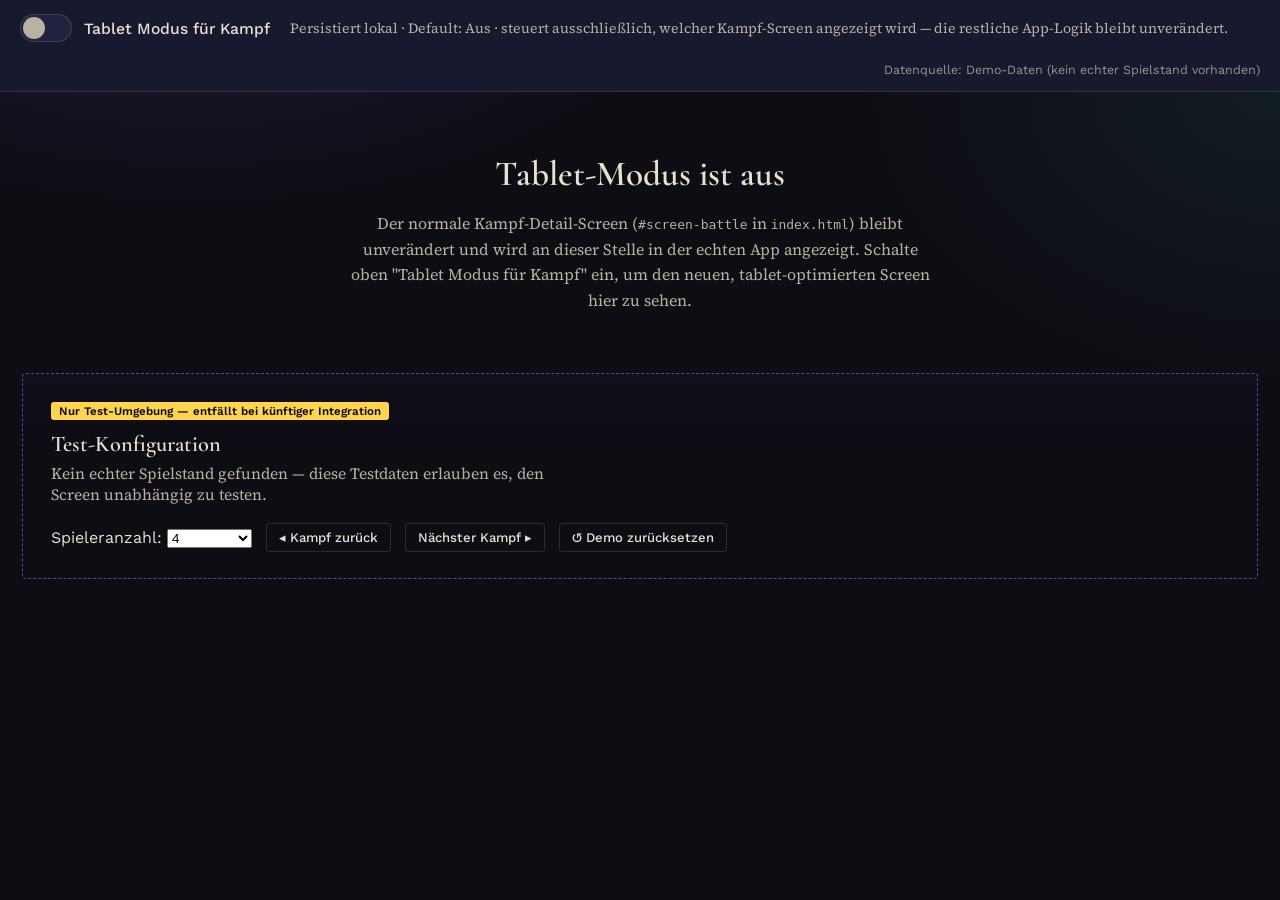
<file: archive/tablet-combat.html>
<!DOCTYPE html>
<html lang="de">
<head>
<meta charset="UTF-8">
<meta name="viewport" content="width=device-width, initial-scale=1.0, viewport-fit=cover">
<title>Kampf-Detail — Tablet (Test)</title>
<link rel="preconnect" href="https://fonts.googleapis.com">
<link href="https://fonts.googleapis.com/css2?family=Cormorant+Garamond:wght@500;600;700&family=Source+Serif+4:ital,wght@0,400;0,600;1,400&family=Work+Sans:wght@400;500;600&display=swap" rel="stylesheet">
<!-- Bindet exakt dasselbe Stylesheet wie die restliche App ein (:root-Tokens, .btn, .panel,
     .tord-*, .turn-card, …). Dadurch entsteht KEINE Duplizierung der bestehenden Design-Bausteine
     — hier kommen nur neue, tablet-spezifische Klassen hinzu (Präfix "tablet-" bzw. neue
     .hp-counter-/.tord-deckstack-/.tablet-overlay-Klassen für Dinge, die es so noch nicht gibt). -->
<link rel="stylesheet" href="../styles.css">
<style>
  /* ================================================================================================
     tablet-combat.html — eigenständiger Test-Screen für den tablet-optimierten Kampf-Detail-Screen
     ------------------------------------------------------------------------------------------------
     Nutzer-Vorgabe: separat entwickeln/testen, BEVOR (und ohne dass) der bestehende Kampf-Screen
     (#screen-battle in index.html/app.js) verändert wird. Diese Datei rührt weder index.html noch
     app.js noch styles.css an.

     Wiederverwendung bestehender Logik:
       - data.js + plan.js werden unverändert per <script src> eingebunden (beide Dateien haben
         keine DOM-Abhängigkeiten, siehe Grep-Ergebnis — unbedenklich einzubinden).
       - Die Reihenfolge-Randomizer-Kernlogik (TORD_*, advanceTurnOrder() usw.) ist unten 1:1 aus
         app.js übernommen (Zeilen ~2024-2470 dort), weil app.js selbst NICHT sicher per <script src>
         eingebunden werden kann: sein unterer Abschnitt führt ungeschützte el('...')-Aufrufe gegen
         index.html-spezifische IDs aus und würde hier sofort einen Fehler werfen. Die Funktionen
         bleiben bewusst gleich benannt und verhaltensgleich, damit ein späteres Zusammenführen in
         #screen-battle (analog zum bereits erfolgten Merge von turn-order-randomizer-prototype.html)
         reibungslos möglich ist.
       - Persistenz: Diese Testdatei LIEST optional den zuletzt gespeicherten echten Spielstand
         (chronikDerFeste_v2_slots), schreibt aber NIE in diesen Schlüssel zurück — so kann hier
         gefahrlos experimentiert werden, ohne einen echten Spielstand zu gefährden. Eigene
         Testzustände (Tablet-Modus-Schalter, Demo-Kampf, Feste-/Erzfeind-Zähler) landen in eigenen,
         neuen localStorage-Schlüsseln (siehe TABLET_MODE_KEY / TABLET_DEMO_KEY unten).
     ================================================================================================ */

  /* ---------- Grundgerüst / Modusleiste (nur in dieser Testdatei sichtbar) ---------- */
  body { overflow-x: hidden; }
  .tablet-modebar {
    display: flex;
    align-items: center;
    gap: 20px;
    flex-wrap: wrap;
    padding: 14px 20px;
    border-bottom: 1px solid var(--line);
    background: var(--deep);
  }
  .tablet-modebar__hint {
    font-family: var(--serif-body);
    color: var(--parchment-dim);
    font-size: 0.88rem;
  }
  .tablet-modebar__note {
    margin-left: auto;
    font-family: var(--sans);
    font-size: 0.78rem;
    color: var(--parchment-dim);
    opacity: 0.8;
  }

  /* Toggle-Switch-Komponente — gibt es in der App noch nicht (nur Checkboxen), daher hier neu
     gebaut, aber mit denselben Farbtokens wie der Rest der App (--aetherium für "aktiv"). */
  .tablet-toggle { display: inline-flex; align-items: center; gap: 12px; cursor: pointer; font-family: var(--sans); color: var(--parchment); user-select: none; }
  .tablet-toggle input { position: absolute; opacity: 0; width: 0; height: 0; }
  .tablet-toggle__track {
    width: 52px; height: 28px; border-radius: 999px;
    background: var(--deep-2); border: 1px solid var(--line);
    position: relative; transition: background 0.2s, border-color 0.2s;
    flex-shrink: 0;
  }
  .tablet-toggle__thumb {
    position: absolute; top: 2px; left: 2px; width: 22px; height: 22px; border-radius: 50%;
    background: var(--parchment-dim); transition: transform 0.2s, background 0.2s;
  }
  .tablet-toggle input:checked + .tablet-toggle__track { background: var(--aetherium-dim); border-color: var(--aetherium); }
  .tablet-toggle input:checked + .tablet-toggle__track .tablet-toggle__thumb { transform: translateX(24px); background: var(--aetherium); }
  .tablet-toggle__label { font-size: 0.98rem; font-weight: 500; }

  .tablet-fallback {
    max-width: 640px;
    margin: 60px auto;
    padding: 0 24px;
    text-align: center;
  }
  .tablet-fallback p { font-family: var(--serif-body); color: var(--parchment-dim); line-height: 1.6; }

  /* ---------- Haupt-Stage ----------
     Basis (Portrait, ungedreht): einfacher, funktionaler Stapel von oben nach unten
     (Feste-Zähler → Zentrum → Erzfeind-Zähler → Nav). Das ist bewusst noch NICHT die
     Ziel-Ansicht — sie entsteht erst, wenn das Tablet tatsächlich ins Querformat gedreht wird
     (siehe @media (orientation: landscape) unten). So bleibt die App auch ungedreht benutzbar,
     ohne dass das Layout von vornherein "als ob gedreht" aussieht. */
  .tablet-stage {
    display: flex;
    flex-direction: column;
    gap: 18px;
    padding: 18px;
    min-height: calc(100vh - 64px);
  }
  .tablet-stage[hidden] { display: none; }
  .tablet-col { display: flex; flex-direction: column; min-height: 0; }
  .tablet-col--feste, .tablet-col--erzfeind { flex: none; }

  /* Ziel-Layout: 3 Spalten (Feste | Reihenfolge-Zentrum | Erzfeind inkl. Kampf-Titel-Streifen) —
     greift erst, sobald das Gerät (bzw. der Browser) tatsächlich Querformat meldet. Die eigene
     Nav-Spalte entfällt: der Erzfeind-Counter rutscht dadurch ganz an den rechten Bildschirmrand,
     der Kampf-Titel wandert als rotierter Streifen direkt neben den Counter, die CTAs (Zurück/
     Niederlage/Sieg) wandern ins Zentrum unter Deck/Ablage. */
  @media (orientation: landscape) {
    .tablet-stage {
      display: grid;
      grid-template-columns: minmax(210px, 260px) 1fr minmax(210px, 260px);
      gap: 22px;
      padding: 22px;
      height: calc(100vh - 64px);
      min-height: 560px;
      align-items: stretch;
    }
    .tablet-col--feste, .tablet-col--erzfeind { flex: 1; }
  }

  @media (orientation: portrait) {
    .tablet-orientation-hint { display: flex; }
  }
  .tablet-orientation-hint {
    display: none;
    align-items: center;
    justify-content: center;
    gap: 12px;
    padding: 10px 20px;
    background: color-mix(in srgb, var(--ember) 18%, var(--void));
    border-bottom: 1px solid var(--ember);
    font-family: var(--sans);
    font-size: 0.88rem;
    color: var(--parchment);
  }

  /* ---------- HP-Zähler (Feste / Erzfeind) ----------
     Aufbau (von oben nach unten, für beide Zähler identisch): + Button → Zahl → − Button.
     Bewusst als einfacher vertikaler Stapel, ohne Textbezeichnung (Feste/Erzfeind sind über
     die Position links/rechts sowie die Farbe erkennbar).
     Basis (Portrait, ungedreht): Zahl unrotiert. Bewusst KEINE Rotation hier, damit der
     Screen auch ungedreht benutzbar ist und nicht von vornherein "wie gedreht" aussieht.
     Erst in @media (orientation: landscape) unten (= Tablet wurde tatsächlich gedreht) kippt
     die Zahl gegengleich um 90° (Feste gegen den Uhrzeigersinn, Erzfeind mit dem
     Uhrzeigersinn), sodass sich Feste und Erzfeind einander gegenüberliegen. Die ±Buttons
     bleiben in beiden Zuständen unrotiert. */
  .hp-counter {
    --hp-color: var(--breach);
    display: flex;
    flex-direction: column;
    align-items: center;
    justify-content: center;
    gap: 16px;
    padding: 18px 14px;
    border-radius: 28px;
    border: 2px solid var(--hp-color);
    background: linear-gradient(180deg, color-mix(in srgb, var(--hp-color) 16%, var(--deep)), var(--void) 78%);
    box-shadow:
      0 0 0 1px color-mix(in srgb, var(--hp-color) 45%, transparent),
      0 22px 44px -22px rgba(0,0,0,0.75),
      inset 0 0 34px -10px color-mix(in srgb, var(--hp-color) 40%, transparent);
  }
  .hp-counter--erzfeind { --hp-color: var(--ember); }
  .hp-counter__btn {
    width: min(68px, 13vh);
    height: min(68px, 13vh);
    border-radius: 50%;
    border: 3px solid color-mix(in srgb, var(--hp-color) 65%, var(--parchment) 12%);
    background: radial-gradient(circle at 35% 30%, color-mix(in srgb, var(--hp-color) 32%, var(--deep-2)), var(--void) 82%);
    color: var(--parchment);
    font-family: var(--serif-display);
    font-size: 2rem;
    line-height: 1;
    display: flex;
    align-items: center;
    justify-content: center;
    cursor: pointer;
    transition: transform 0.1s, filter 0.15s;
    flex-shrink: 0;
    touch-action: manipulation;
  }
  .hp-counter__btn:hover:not(:disabled) { filter: brightness(1.22); }
  .hp-counter__btn:active:not(:disabled) { transform: scale(0.94); }
  .hp-counter__btn:disabled { opacity: 0.32; cursor: not-allowed; filter: none; }
  .hp-counter__value {
    font-family: var(--serif-display);
    font-size: min(3.2rem, 7vh);
    font-weight: 700;
    color: var(--parchment);
    background: radial-gradient(circle at 50% 40%, color-mix(in srgb, var(--hp-color) 48%, transparent), transparent 74%);
    border-radius: 50%;
    width: min(120px, 22vh);
    height: min(120px, 22vh);
    display: flex;
    align-items: center;
    justify-content: center;
    box-shadow:
      0 0 0 2px color-mix(in srgb, var(--hp-color) 72%, transparent),
      0 0 30px -4px color-mix(in srgb, var(--hp-color) 68%, transparent);
    flex-shrink: 0;
    transform-origin: center;
  }

  /* Ziel-Zustand: Tablet ist tatsächlich gedreht (Querformat). Erst hier rotiert die Zahl,
     sodass sich Feste (links) und Erzfeind (rechts) einander zugewandt gegenüberliegen. */
  @media (orientation: landscape) {
    .hp-counter { flex: 1; padding: 22px 8px; gap: 18px; }
    /* Feste (linker Bildschirmrand): Zahl 90° gegen den Uhrzeigersinn */
    .hp-counter--feste .hp-counter__value { transform: rotate(-90deg); }
    /* Erzfeind (rechter Bildschirmrand): Zahl 90° mit dem Uhrzeigersinn — gespiegelt */
    .hp-counter--erzfeind .hp-counter__value { transform: rotate(90deg); }
  }

  /* ---------- Zentrum: Reihenfolge-Bühne ----------
     Zielgerät: Standard-iPad 10.9" im Querformat (~1180×820pt Viewport). gap als clamp() statt
     fixem px-Wert — auf dem Zielgerät wirkt es wie 28px (großzügig), dient aber zugleich als
     Sicherheitsnetz, falls die Safari-UI (Adressleiste) etwas Höhe wegnimmt. Das eigentliche
     "kein Scrollen"-Versprechen im Querformat trägt primär die aktive Karte weiter unten
     (flex:1 statt fixer vh-Schätzung), nicht diese Notbremse hier. */
  .tablet-center {
    display: flex;
    flex-direction: column;
    align-items: center;
    justify-content: center;
    gap: clamp(14px, 3vh, 28px);
    min-height: 0;
    height: 100%;
  }
  /* flex:1 + min-height:0, statt fixer vh-Schätzung für die Kartengröße: die Karte füllt exakt
     den im Zentrum tatsächlich übrigen Platz (nach Deck/Ablage-Reihe, CTAs), egal wie viel das
     auf dem Standard-iPad 10.9" konkret ist — kein zu klein geratenes "Sicherheitspolster" wie
     bei einer festen vh-Zahl nötig. */
  .tablet-active-wrap {
    position: relative;
    display: flex;
    flex-direction: column;
    align-items: center;
    justify-content: center;
    flex: 1;
    min-height: 0;
    width: 100%;
    /* Container Query statt vh/vw-Schätzung: die gedrehte Karte (siehe .tablet-active-card
       .turn-card) muss ihre Zielgröße aus der TATSÄCHLICHEN Größe genau dieses Wraps ableiten
       (der nach Wegfall der Status-Zeile mehr Höhe UND — als 1fr-Spalte — reichlich Breite hat),
       nicht aus dem gesamten Viewport. container-type: size macht Breite/Höhe dieses Wraps über
       cqw/cqh im Kind abfragbar. */
    container-type: size;
    container-name: tablet-active;
  }
  .tablet-active-card {
    cursor: pointer;
    border: none;
    background: none;
    padding: 0;
    touch-action: manipulation;
    display: flex;
    align-items: center;
    justify-content: center;
    flex: 1;
    min-height: 0;
    width: 100%;
  }
  /* Karte liegend statt stehend: 90°-Drehung nutzt die (nach Wegfall der Status-Zeile) gewonnene
     Höhe UND die volle Breite der Zentrumsspalte, statt wie bisher stehend nur einen schmalen
     vw-Streifen auszufüllen. Größenermittlung über Container-Query-Einheiten (cqw/cqh) bezogen
     auf .tablet-active-wrap (siehe container-type dort) statt vh/vw bezogen auf den ganzen
     Viewport — damit reagiert die Karte korrekt auf den tatsächlich übrigen Platz in DIESEM
     Wrap, nicht auf Zufallsgrößen wie Safari-Adressleiste o.ä. Nach der 90°-Drehung wird aus der
     UNGEDREHTEN Breite die SICHTBARE Höhe (daher an cqh gekoppelt) und aus der UNGEDREHTEN Höhe
     die SICHTBARE Breite (daher an cqw gekoppelt) — die kleinere der beiden Grenzen entscheidet,
     aspect-ratio hält die Proportion. */
  .tablet-active-card .turn-card {
    width: min(94cqh, 620px);
    height: auto;
    max-height: min(94cqw, 600px);
    aspect-ratio: 300 / 420;
    transform: rotate(90deg);
    transition: transform 0.15s, box-shadow 0.15s;
  }
  .tablet-active-card:active .turn-card { transform: rotate(90deg) scale(0.97); }
  /* NEU, existiert nicht in styles.css (nur hier definiert) — beim Merge in #screen-battle
     muss diese Regel mit übernommen werden, sonst fehlt die "neue Karte"-Animation. */
  .turn-card--justdrawn { animation: tablet-card-flash 0.6s ease-out; }
  @keyframes tablet-card-flash {
    0% { filter: brightness(2.1); box-shadow: 0 0 0 4px rgba(255,255,255,0.55), 0 0 46px -4px rgba(255,255,255,0.5); }
    100% { filter: brightness(1); }
  }

  .tablet-deck-discard-row {
    display: flex;
    align-items: center;
    gap: 56px;
  }
  .tablet-deck-discard-col { display: flex; flex-direction: column; align-items: center; }

  /* Deck als Kartenstapel mit minimalistischer digitaler Rückseite (Referenz: turn_order_deck/back.jpg,
     drei gestapelte Wörter "REIHEN / FOLGE / DECK" in einem ovalen Rahmen — hier nachgebaut mit den
     App-eigenen Farbtokens statt des gemalten Artworks, da kein separates Icon-Asset existiert).
     Ablagestapel (.tord-discard-slot .turn-card) wird bewusst auf dieselbe Größe gesetzt (--tc-w/--tc-h),
     damit beide Stapel gleich groß wirken. */
  .tord-deckstack {
    position: relative;
    width: var(--tc-w, 150px);
    height: var(--tc-h, 210px);
    cursor: pointer;
    touch-action: manipulation;
    --tc-w: 150px; --tc-h: 210px;
  }
  .tord-deckstack__layer {
    position: absolute;
    inset: 0;
    border-radius: 10px;
    background: linear-gradient(160deg, #23213a, #14131f 70%);
    border: 1px solid var(--line);
    box-shadow: 0 10px 26px -12px rgba(0,0,0,0.6);
  }
  .tord-deckstack__layer:nth-child(1) { transform: translate(7px, 7px); }
  .tord-deckstack__layer:nth-child(2) { transform: translate(3.5px, 3.5px); }
  .tord-deckstack__layer:nth-child(3) {
    display: flex; align-items: center; justify-content: center;
    transition: transform 0.1s;
  }
  .tord-deckstack:active .tord-deckstack__layer:nth-child(3) { transform: scale(0.97); }
  .tord-deckback-oval {
    width: 74%; height: 60%;
    border-radius: 50%;
    border: 2px solid color-mix(in srgb, var(--parchment) 55%, transparent);
    background: rgba(255,255,255,0.03);
    display: flex; flex-direction: column; align-items: center; justify-content: center;
    gap: 2px;
  }
  .tord-deckback-oval span {
    font-family: var(--serif-display);
    letter-spacing: 0.14em;
    color: color-mix(in srgb, var(--parchment) 72%, transparent);
    font-size: 0.72rem;
    text-transform: uppercase;
  }
  .tord-deckstack__count {
    position: absolute;
    bottom: -10px;
    right: -14px;
    background: var(--deep-2);
    border: 1px solid var(--line);
    color: var(--parchment);
    font-family: var(--sans);
    font-size: 0.75rem;
    padding: 3px 9px;
    border-radius: 999px;
    z-index: 2;
  }

  .tord-discard-slot { cursor: pointer; touch-action: manipulation; }
  .tord-discard-slot .turn-card { --tc-w: 150px; --tc-h: 210px; }

  .tablet-center__utility { display: flex; gap: 14px; margin-top: 4px; }

  /* Peek: Inline-Box statt Popover, reduziert Layout-Risiko; nutzt bestehende .tord-peek-Optik 1:1. */
  #tabletPeekSlot:not(:empty) { margin-top: -4px; }

  /* ---------- Feste-/Erzfeind-Spalte: Counter + rotierter Titel-Streifen ----------
     Basis (Portrait): Titel liegt unrotiert neben/unter dem Counter (einfacher, lesbarer Stapel).
     Erst im Querformat (siehe @media unten) wird daraus ein schmaler Streifen AN DER
     BILDSCHIRM-AUSSENSEITE (links bei Feste, rechts bei Erzfeind), Text um 90° gedreht
     (Feste gegen den Uhrzeigersinn, Erzfeind mit dem Uhrzeigersinn — analog zur Zahlen-Rotation
     in den jeweiligen Countern), einzeilig (kein Umbruch) und entlang der langen (vertikalen)
     Seite zentriert. Die Reihenfolge im Markup entscheidet über links/rechts: bei Feste steht
     der Titel VOR dem Counter (→ landet außen links), bei Erzfeind NACH dem Counter (→ landet
     außen rechts). */
  .tablet-col--feste, .tablet-col--erzfeind {
    display: flex;
    flex-direction: column;
    gap: 14px;
  }
  .tablet-fight-title {
    display: flex;
    align-items: center;
    justify-content: center;
    padding: 6px 4px;
  }
  .tablet-fight-title__nemesis, .tablet-fight-title__feste {
    font-family: var(--serif-display);
    font-size: 1.2rem;
    line-height: 1.2;
    color: var(--parchment);
    text-align: center;
  }

  @media (orientation: landscape) {
    .tablet-col--feste, .tablet-col--erzfeind {
      flex-direction: row;
      align-items: stretch;
      justify-content: center;
      gap: 6px;
    }
    .tablet-fight-title {
      flex: none;
      width: 46px;
      overflow: hidden;
      padding: 0;
    }
    .tablet-fight-title__nemesis {
      width: min(420px, 90vh);
      white-space: nowrap;
      transform: rotate(90deg);
    }
    .tablet-fight-title__feste {
      width: min(420px, 90vh);
      white-space: nowrap;
      transform: rotate(-90deg);
    }
  }

  /* ---------- CTAs (Zurück / Niederlage / Sieg) — unten im Zentrum, unter Deck/Ablage ---------- */
  .tablet-center__actions {
    display: flex;
    gap: 14px;
    margin-top: 6px;
  }
  .tablet-center__actions .btn {
    min-height: 52px;
    font-size: 0.94rem;
    padding: 12px 18px;
  }

  /* ---------- Overlays (Deck aufdecken / Ablagestapel + Sonderfunktionen) ----------
     Hintergrund bewusst blickdicht (var(--void), kein rgba/Transparenz mehr) — die Fläche
     dahinter darf nicht durchscheinen. Scroll-Lock der Seite dahinter: siehe .tablet-scroll-lock
     auf <body>, wird per JS beim Öffnen/Schließen der Overlays gesetzt/entfernt. */
  .tablet-overlay {
    position: fixed;
    inset: 0;
    background: var(--void);
    display: flex;
    align-items: center;
    justify-content: center;
    padding: 24px;
    z-index: 60;
    overflow-y: auto;
  }
  .tablet-overlay[hidden] { display: none; }
  .tablet-overlay__panel {
    width: 100%;
    max-width: min(920px, 94vw);
    max-height: 88vh;
    overflow-y: auto;
    margin: 0;
  }
  .tablet-overlay__head {
    display: flex;
    align-items: baseline;
    justify-content: space-between;
    gap: 16px;
  }
  .tablet-overlay__close {
    flex-shrink: 0;
    width: 36px;
    height: 36px;
    border-radius: 50%;
    border: 1px solid var(--line);
    background: var(--deep-2);
    color: var(--parchment);
    font-size: 1.4rem;
    line-height: 1;
    display: flex;
    align-items: center;
    justify-content: center;
    cursor: pointer;
    touch-action: manipulation;
  }
  .tablet-overlay__close:hover { filter: brightness(1.25); }
  .tablet-overlay__close:active { transform: scale(0.94); }

  /* Scroll-Lock: solange ein Overlay offen ist, bekommt <body> diese Klasse — die Seite
     dahinter kann dann nicht mehr scrollen, während im Overlay selbst (.tablet-overlay,
     .tablet-overlay__panel) weiterhin normal gescrollt werden kann. */
  body.tablet-scroll-lock { overflow: hidden; height: 100vh; }

  /* ---------- Test-Umgebung (entfällt bei einer künftigen Integration in #screen-battle) ---------- */
  .tablet-marker {
    display: inline-block;
    font-family: var(--sans);
    font-size: 0.72rem;
    color: var(--void);
    background: var(--tier-s);
    padding: 2px 8px;
    border-radius: 3px;
    font-weight: 600;
    margin-bottom: 10px;
  }
  .tablet-testpanel { margin: 0 22px 22px; border: 1px dashed var(--aetherium-dim); }
  .tablet-testpanel__row { display: flex; gap: 14px; flex-wrap: wrap; align-items: center; }
</style>
</head>
<body>

<div class="tablet-modebar">
  <label class="tablet-toggle">
    <input type="checkbox" id="tabletModeToggle">
    <span class="tablet-toggle__track"><span class="tablet-toggle__thumb"></span></span>
    <span class="tablet-toggle__label">Tablet Modus für Kampf</span>
  </label>
  <span class="tablet-modebar__hint">Persistiert lokal · Default: Aus · steuert ausschließlich, welcher Kampf-Screen angezeigt wird — die restliche App-Logik bleibt unverändert.</span>
  <span class="tablet-modebar__note" id="tabletDataSourceNote"></span>
</div>

<div class="tablet-orientation-hint">Für die beste Ansicht das Tablet ins Querformat drehen.</div>

<!-- ============================================================
     Fallback-Ansicht (Toggle = Aus): der reale bestehende Kampf-Screen bleibt in index.html/app.js
     unverändert — diese Box demonstriert hier nur, dass bei "Aus" NICHT der Tablet-Screen erscheint.
   ============================================================ -->
<div class="tablet-fallback" id="tabletFallback">
  <h1 class="section-title">Tablet-Modus ist aus</h1>
  <p>Der normale Kampf-Detail-Screen (<code>#screen-battle</code> in <code>index.html</code>) bleibt unverändert und wird an dieser Stelle in der echten App angezeigt. Schalte oben "Tablet Modus für Kampf" ein, um den neuen, tablet-optimierten Screen hier zu sehen.</p>
</div>

<!-- ============================================================
     Tablet-Kampf-Screen (Toggle = Ein)
   ============================================================ -->
<div class="tablet-stage" id="tabletStage" hidden>
  <div class="tablet-col tablet-col--feste">
    <div class="tablet-fight-title">
      <div class="tablet-fight-title__feste">Feste der Letzten Ruhe</div>
    </div>
    <div class="hp-counter hp-counter--feste" id="hpFeste">
      <button class="hp-counter__btn" id="btnFestePlus" aria-label="Feste +1">+</button>
      <span class="hp-counter__value" id="hpFesteValue">30</span>
      <button class="hp-counter__btn" id="btnFesteMinus" aria-label="Feste −1">−</button>
    </div>
  </div>

  <div class="tablet-col tablet-col--center">
    <div class="tablet-center">
      <div class="tablet-active-wrap">
        <button class="tablet-active-card" id="tabletActiveCard" title="Zug beenden &amp; nächste Karte (Leertaste)"></button>
      </div>

      <div id="tabletPeekSlot"></div>

      <div class="tablet-deck-discard-row">
        <div class="tablet-deck-discard-col">
          <div class="tord-deckstack" id="tabletDeckStack" title="Deck aufdecken &amp; Reihenfolge anpassen">
            <div class="tord-deckstack__layer"></div>
            <div class="tord-deckstack__layer"></div>
            <div class="tord-deckstack__layer">
              <div class="tord-deckback-oval"><span>Reihen</span><span>folge</span><span>Deck</span></div>
            </div>
            <span class="tord-deckstack__count" id="tabletDeckCount"></span>
          </div>
        </div>
        <div class="tablet-deck-discard-col">
          <div class="tord-discard-slot" id="tabletDiscardSlot" title="Ablagestapel &amp; Sonderfunktionen"></div>
        </div>
      </div>

      <div class="tablet-center__utility">
        <button class="btn btn--ghost btn--small" id="btnTabletPeek">Nächste Karte einsehen</button>
      </div>

      <div class="tablet-center__actions">
        <button class="btn btn--ghost" id="tabletBtnBack">Zurück</button>
        <button class="btn btn--loss" id="tabletBtnLoss">Niederlage</button>
        <button class="btn btn--victory" id="tabletBtnWin">Sieg</button>
      </div>
    </div>
  </div>

  <div class="tablet-col tablet-col--erzfeind">
    <div class="hp-counter hp-counter--erzfeind" id="hpErzfeind">
      <button class="hp-counter__btn" id="btnErzfeindMinus" aria-label="Erzfeind −1">−</button>
      <span class="hp-counter__value" id="hpErzfeindValue">0</span>
      <button class="hp-counter__btn" id="btnErzfeindPlus" aria-label="Erzfeind +1">+</button>
    </div>
    <div class="tablet-fight-title">
      <div class="tablet-fight-title__nemesis" id="tabletNemesisName"></div>
    </div>
  </div>
</div>

<!-- Deck-Overlay: exakt die bestehende "Aufgedecktes Deck"-Funktionalität (Drag&Drop + Pfeile),
     nur in einem Overlay statt inline, damit die Hauptansicht aufgeräumt bleibt. -->
<div class="tablet-overlay" id="overlayDeck" hidden>
  <div class="panel tablet-overlay__panel">
    <div class="tablet-overlay__head">
      <div class="panel__title" style="margin-bottom:0;">Aufgedecktes Deck <span style="color:var(--parchment-dim); font-weight:400; font-size:0.85rem;">(Reihenfolge per Drag &amp; Drop anpassbar)</span></div>
      <button class="tablet-overlay__close" id="btnCloseDeckOverlay" aria-label="Schließen">&times;</button>
    </div>
    <div class="tord-reveal-row" id="tordRevealRow"></div>
  </div>
</div>

<!-- Ablage-Overlay: bestehender Ablagestapel-Verlauf + Sonderfunktionen (Karte zurückmischen). -->
<div class="tablet-overlay" id="overlayDiscard" hidden>
  <div class="panel tablet-overlay__panel">
    <div class="tablet-overlay__head">
      <div class="panel__title" style="margin-bottom:0;">Ablagestapel</div>
      <button class="tablet-overlay__close" id="btnCloseDiscardOverlay" aria-label="Schließen">&times;</button>
    </div>
    <div class="tord-history-row" id="tordHistoryRow"></div>

    <div class="tord-special" style="margin-top:26px;">
      <div class="tord-special-actions">
        <button class="btn btn--ghost btn--small" id="btnSpecialPlayer">Spielerkarte zurückmischen</button>
        <button class="btn btn--ghost btn--small" id="btnSpecialNemesis">Erzfeindkarte zurückmischen</button>
      </div>
      <div id="tordSpecialPickerRow"></div>
    </div>
  </div>
</div>

<!-- ============================================================
     Test-Umgebung — NICHT Teil eines künftigen Merges in #screen-battle. Nur hier, um die Datei
     unabhängig von einem echten Spielstand testen zu können (Spec: "damit wir diesen separat
     testen können").
   ============================================================ -->
<div class="panel tablet-testpanel">
  <span class="tablet-marker">Nur Test-Umgebung — entfällt bei künftiger Integration</span>
  <div class="panel__title">Test-Konfiguration</div>
  <p class="panel__hint" id="tabletTestHint"></p>
  <div class="tablet-testpanel__row">
    <label>Spieleranzahl:
      <select id="cfgPlayerCount">
        <option value="2">2</option>
        <option value="3">3</option>
        <option value="4" selected>4</option>
        <option value="4-easy">4 (einfach)</option>
      </select>
    </label>
    <button class="btn btn--ghost btn--small" id="btnDemoPrevFight">◂ Kampf zurück</button>
    <button class="btn btn--ghost btn--small" id="btnDemoNextFight">Nächster Kampf ▸</button>
    <button class="btn btn--ghost btn--small" id="btnDemoReset">↺ Demo zurücksetzen</button>
  </div>
</div>

<div class="toast" id="toast" hidden></div>

<script src="../data.js"></script>
<script src="../plan.js"></script>
<script>
/* ================================================================================================
   TABLET-KAMPF-SCREEN — Logik
   ================================================================================================ */

const TABLET_MODE_KEY = 'chronikDerFeste_v2_tabletModeEnabled'; // neuer, eigener Schlüssel (Default: false/Aus)
const TABLET_DEMO_KEY = 'chronikDerFeste_v2_tabletDemoState';   // eigener Testzustand, NICHT der echte SLOTS_KEY
const SLOTS_KEY = 'chronikDerFeste_v2_slots'; // wird nur LESEND referenziert, siehe Kommentar oben im <style>-Block

const el = (id) => document.getElementById(id);
function escapeHtml(s) {
  return String(s == null ? '' : s).replace(/[&<>"']/g, (c) => ({ '&':'&amp;','<':'&lt;','>':'&gt;','"':'&quot;',"'":'&#39;' }[c]));
}

/* ---------- Toast (analog zum bestehenden .toast-Muster) ---------- */
let toastTimer = null;
function showToast(msg) {
  const t = el('toast');
  t.textContent = msg;
  t.hidden = false;
  clearTimeout(toastTimer);
  toastTimer = setTimeout(() => { t.hidden = true; }, 1800);
}

/* ================================================================================================
   Reihenfolge-Randomizer-Kernlogik — 1:1 übernommen aus app.js (Abschnitt "Reihenfolge-Randomizer
   (Kampf-Detail)", ca. Zeile 2024-2470), damit dieselbe Regel-Logik gilt wie im bestehenden
   Kampf-Screen. Einzige Anpassung: `app` ist hier ein lokales, minimales Objekt (siehe unten) statt
   der echten globalen App-Instanz, und statt saveActiveSlot() wird persistTabletDemo() aufgerufen.
   ================================================================================================ */

const TORD_PLAYER_COUNT_DECKS = {
  '2':      ['1', '1', '2', '2', 'nemesis', 'nemesis'],
  '3':      ['1', '2', '3', 'wild', 'nemesis', 'nemesis'],
  '4':      ['1', '2', '3', '4', 'nemesis', 'nemesis'],
  '4-easy': ['1-2', '1-2', '3-4', '3-4', 'nemesis', 'nemesis'],
};

const TORD_CARD_META = {
  '1':        { label: '1',      cls: 't1',      turnText: 'Spieler 1 ist an der Reihe',              isNemesis: false, sfx: 'turn_1' },
  '2':        { label: '2',      cls: 't2',      turnText: 'Spieler 2 ist an der Reihe',              isNemesis: false, sfx: 'turn_2' },
  '3':        { label: '3',      cls: 't3',      turnText: 'Spieler 3 ist an der Reihe',              isNemesis: false, sfx: 'turn_3' },
  '4':        { label: '4',      cls: 't4',      turnText: 'Spieler 4 ist an der Reihe',              isNemesis: false, sfx: 'turn_4' },
  '1-2':      { label: '1/2',    cls: 't12',     turnText: 'Spieler 1 oder 2 ist an der Reihe',       isNemesis: false, sfx: 'turn_1_2' },
  '3-4':      { label: '3/4',    cls: 't34',     turnText: 'Spieler 3 oder 4 ist an der Reihe',       isNemesis: false, sfx: 'turn_3_4' },
  'wild':     { label: 'Eure Wahl', cls: 'wild', turnText: 'Ein Spieler eurer Wahl ist an der Reihe', isNemesis: false, sfx: 'turn_wild' },
  'nemesis':  { label: 'Erzfeind', cls: 'nemesis', turnText: 'Der Erzfeind ist an der Reihe',         isNemesis: true,  sfx: 'turn_nemesis' },
  'malstrom_assault': {
    label: 'Malstrom', cls: 'malstrom', turnText: 'Sturmangriff — Malstrom-Wiederkehrer ist an der Reihe',
    isNemesis: true, sfx: 'turn_malstrom',
  },
};

const TORD_SFX_FILES = {
  // bewusst noch leer, siehe app.js — keine echten Dateien vorhanden.
};
function playTordSfx(sfxKey) {
  const src = TORD_SFX_FILES[sfxKey];
  if (!src) return;
  try {
    const audio = new Audio(src);
    audio.play().catch(() => {});
  } catch (e) { /* ignore */ }
}

/* ---------- Minimaler App-Mock ---------- */
const app = {
  plan: { playerCount: 4, easyMode: false, nemesisOrder: [] },
  options: { turnOrderRules: { noTriple: true, noFirstTurn: true } },
  runtime: { fightIndex: 0, turnOrder: null },
  dataSource: 'demo', // 'real' | 'demo' — nur zur Anzeige im Hinweistext
};

function nemesisAt(fightIndex) {
  const id = app.plan.nemesisOrder[fightIndex];
  return id ? nemesisByIdPlan(id) : null;
}

function turnOrderPlayerCountKey() {
  return app.plan.easyMode ? '4-easy' : String(app.plan.playerCount || 4);
}

function buildTurnOrderDeckList() {
  const t = app.runtime.turnOrder;
  const base = TORD_PLAYER_COUNT_DECKS[t.playerCountKey].slice();
  if (t.malstromActive) {
    const idx = base.indexOf('nemesis');
    if (idx !== -1) base[idx] = 'malstrom_assault';
  }
  return base;
}

function isTurnOrderNemesisType(cardKey) {
  const meta = TORD_CARD_META[cardKey];
  return !!(meta && meta.isNemesis);
}

function shuffleTurnOrderFresh(arr) {
  const copy = arr.slice();
  for (let i = copy.length - 1; i > 0; i--) {
    const j = Math.floor(Math.random() * (i + 1));
    [copy[i], copy[j]] = [copy[j], copy[i]];
  }
  return copy;
}

function shuffleTurnOrderRespectingRules(cards, { carriedStreak, isFightStart }) {
  const rules = app.options.turnOrderRules;
  const MAX_TRIES = 1000;
  for (let attempt = 0; attempt < MAX_TRIES; attempt++) {
    const candidate = shuffleTurnOrderFresh(cards);
    if (rules.noFirstTurn && isFightStart && isTurnOrderNemesisType(candidate[0])) continue;
    if (rules.noTriple) {
      let streak = carriedStreak;
      let violated = false;
      for (const cardKey of candidate) {
        if (isTurnOrderNemesisType(cardKey)) {
          streak++;
          if (streak > 2) { violated = true; break; }
        } else {
          streak = 0;
        }
      }
      if (violated) continue;
    }
    return candidate;
  }
  return shuffleTurnOrderFresh(cards);
}

function startNewTurnOrderFight(fightIndex) {
  const nem = nemesisAt(fightIndex);
  const t = {
    fightIndex,
    playerCountKey: turnOrderPlayerCountKey(),
    malstromActive: !!(nem && nem.id === 'MaelstromRisen'),
    deck: [],
    currentCycleDiscard: [],
    currentCard: null,
    round: 0,
    nemesisStreak: 0,
    isFirstDeckOfFight: true,
    peekOpen: false,
    revealOpen: false,
    specialOpen: false,
    specialPickerMode: null,
  };
  app.runtime.turnOrder = t;
  t.deck = shuffleTurnOrderRespectingRules(buildTurnOrderDeckList(), { carriedStreak: 0, isFightStart: true });
  advanceTurnOrder();
}

function ensureTurnOrderFight() {
  const f = app.runtime.fightIndex;
  const existing = app.runtime.turnOrder;
  if (existing && existing.fightIndex === f) {
    renderTurnOrder();
    return;
  }
  startNewTurnOrderFight(f);
}

function advanceTurnOrder() {
  const t = app.runtime.turnOrder;
  const justFinishedCard = t.currentCard;

  if (t.deck.length === 0) {
    const pool = t.currentCycleDiscard.concat(justFinishedCard !== null ? [justFinishedCard] : []);
    t.deck = shuffleTurnOrderRespectingRules(pool, {
      carriedStreak: t.nemesisStreak,
      isFightStart: false,
    });
    t.currentCycleDiscard = [];
  } else if (justFinishedCard !== null) {
    t.currentCycleDiscard.push(justFinishedCard);
  }

  t.currentCard = t.deck.shift();
  t.round++;
  t.isFirstDeckOfFight = false;
  t.peekOpen = false;
  t.revealOpen = false;
  t.specialPickerMode = null;

  if (isTurnOrderNemesisType(t.currentCard)) {
    t.nemesisStreak++;
  } else {
    t.nemesisStreak = 0;
  }

  playTordSfx(TORD_CARD_META[t.currentCard].sfx);
  persistTabletDemo();
  renderTurnOrder(/* justDrawn */ true);
}

function peekNextTurnOrderCard() {
  const t = app.runtime.turnOrder;
  return t.deck.length > 0 ? t.deck[0] : null;
}

function toggleTurnOrderPeek() {
  const t = app.runtime.turnOrder;
  t.peekOpen = !t.peekOpen;
  persistTabletDemo();
  renderTurnOrder();
}

function moveTurnOrderRevealCard(fromIndex, toIndex) {
  const t = app.runtime.turnOrder;
  if (toIndex < 0 || toIndex >= t.deck.length || fromIndex === toIndex) return;
  const [moved] = t.deck.splice(fromIndex, 1);
  t.deck.splice(toIndex, 0, moved);
  persistTabletDemo();
  renderTurnOrder();
}

function isTurnOrderPlayerCardType(typeKey) {
  return !TORD_CARD_META[typeKey].isNemesis;
}
function isTurnOrderGeneralNemesisType(typeKey) {
  return typeKey === 'nemesis';
}

function distinctTurnOrderDiscardTypes(filterFn) {
  const t = app.runtime.turnOrder;
  const counts = new Map();
  t.currentCycleDiscard.forEach((typeKey) => {
    if (!filterFn(typeKey)) return;
    counts.set(typeKey, (counts.get(typeKey) || 0) + 1);
  });
  return counts;
}

function setTurnOrderSpecialPickerMode(mode) {
  const t = app.runtime.turnOrder;
  t.specialPickerMode = t.specialPickerMode === mode ? null : mode;
  persistTabletDemo();
  renderTurnOrderSpecial();
}

function returnTurnOrderDiscardCardToDeck(typeKey) {
  const t = app.runtime.turnOrder;
  const idx = t.currentCycleDiscard.indexOf(typeKey);
  if (idx === -1) return;
  t.currentCycleDiscard.splice(idx, 1);
  t.deck = shuffleTurnOrderRespectingRules(t.deck.concat([typeKey]), {
    carriedStreak: t.nemesisStreak,
    isFightStart: false,
  });
  t.specialPickerMode = null;
  persistTabletDemo();
  renderTurnOrder();
  renderDiscardOverlay();
}

/* ---------- Rendering: Kartenkomponente (identisch zu turnCardEl() in app.js) ---------- */
function turnCardEl({ typeKey, size, faceDown }) {
  if (faceDown) {
    return `<div class="turn-card turn-card--${size} turn-card--facedown"><div class="turn-card__oval"><span class="turn-card__label">?</span></div></div>`;
  }
  if (!typeKey) {
    return `<div class="turn-card turn-card--${size} turn-card--empty"></div>`;
  }
  const meta = TORD_CARD_META[typeKey];
  return `<div class="turn-card turn-card--${size} turn-card--${meta.cls}"><div class="turn-card__oval"><span class="turn-card__label">${escapeHtml(meta.label)}</span></div></div>`;
}

function renderTurnOrder(justDrawn) {
  renderTurnOrderStage(justDrawn);
  renderTurnOrderPeek();
  renderDeckStack();
  renderDiscardTop();
  if (!el('overlayDeck').hidden) renderDeckOverlay();
  if (!el('overlayDiscard').hidden) { renderDiscardOverlay(); renderTurnOrderSpecial(); }
}

function renderTurnOrderStage(justDrawn) {
  const t = app.runtime.turnOrder;
  const btn = el('tabletActiveCard');

  if (t.currentCard === null) {
    btn.innerHTML = turnCardEl({ typeKey: null, size: 'lg', faceDown: false });
    btn.title = 'Karte tippen, um zu beginnen.';
    return;
  }

  btn.innerHTML = turnCardEl({ typeKey: t.currentCard, size: 'lg', faceDown: false });
  btn.title = 'Zug beenden & nächste Karte (Leertaste)';

  if (justDrawn) {
    const cardEl = btn.querySelector('.turn-card');
    if (cardEl) {
      cardEl.classList.add('turn-card--justdrawn');
      setTimeout(() => cardEl.classList.remove('turn-card--justdrawn'), 650);
    }
  }
}

function renderTurnOrderPeek() {
  const t = app.runtime.turnOrder;
  const slot = el('tabletPeekSlot');
  const btn = el('btnTabletPeek');
  btn.textContent = t.peekOpen ? 'Vorschau schließen' : 'Nächste Karte einsehen';

  if (!t.peekOpen) { slot.innerHTML = ''; return; }

  const next = peekNextTurnOrderCard();
  if (next === null) {
    slot.innerHTML = `
      <div class="tord-peek">
        ${turnCardEl({ typeKey: null, size: 'sm', faceDown: false })}
        <p class="tord-peek-text">Keine nächste Karte verfügbar — wird erst beim nächsten Zugende neu gemischt.</p>
      </div>`;
    return;
  }
  const meta = TORD_CARD_META[next];
  slot.innerHTML = `
    <div class="tord-peek">
      ${turnCardEl({ typeKey: next, size: 'sm', faceDown: false })}
      <p class="tord-peek-text">Als Nächstes: <strong>${escapeHtml(meta.label)}</strong> — ${escapeHtml(meta.turnText)}</p>
    </div>`;
}

function renderDeckStack() {
  const t = app.runtime.turnOrder;
  el('tabletDeckCount').textContent = `${t.deck.length}`;
}

function renderDiscardTop() {
  const t = app.runtime.turnOrder;
  const slot = el('tabletDiscardSlot');
  const top = t.currentCycleDiscard.length ? t.currentCycleDiscard[t.currentCycleDiscard.length - 1] : null;
  slot.innerHTML = turnCardEl({ typeKey: top, size: 'sm', faceDown: false });
}

/* ---------- Overlay: Deck aufdecken / neu ordnen ---------- */
function renderDeckOverlay() {
  const t = app.runtime.turnOrder;
  const row = el('tordRevealRow');
  row.innerHTML = t.deck.map((typeKey, i) => `
      <div class="tord-reveal-item" draggable="true" data-reveal-index="${i}">
        <span class="tord-reveal-item__pos">${i === 0 ? 'als nächstes' : `Position ${i + 1}`}</span>
        ${turnCardEl({ typeKey, size: 'md', faceDown: false })}
      </div>`).join('');
  bindDeckOverlayInteractions(row);
}

function bindDeckOverlayInteractions(row) {
  let dragSrcIndex = null;
  row.querySelectorAll('[data-reveal-index]').forEach((itemEl) => {
    itemEl.addEventListener('dragstart', () => {
      dragSrcIndex = Number(itemEl.dataset.revealIndex);
      itemEl.classList.add('is-dragging');
    });
    itemEl.addEventListener('dragend', () => itemEl.classList.remove('is-dragging'));
    itemEl.addEventListener('dragover', (e) => e.preventDefault());
    itemEl.addEventListener('drop', (e) => {
      e.preventDefault();
      const targetIndex = Number(itemEl.dataset.revealIndex);
      if (dragSrcIndex !== null) moveTurnOrderRevealCard(dragSrcIndex, targetIndex);
      dragSrcIndex = null;
      if (!el('overlayDeck').hidden) renderDeckOverlay();
    });
  });
}

/* ---------- Overlay: Ablagestapel + Sonderfunktionen ---------- */
function renderDiscardOverlay() {
  const t = app.runtime.turnOrder;
  const row = el('tordHistoryRow');
  if (t.currentCycleDiscard.length === 0) {
    row.innerHTML = '<span class="tord-history-empty">Noch keine Karten in dieser Runde abgelegt.</span>';
  } else {
    row.innerHTML = t.currentCycleDiscard.map((typeKey, i) => `
      <div class="tord-history-item">
        <span class="tord-history-item__idx">${i + 1}</span>
        ${turnCardEl({ typeKey, size: 'sm', faceDown: false })}
      </div>`).join('');
  }
}

function renderTurnOrderSpecial() {
  const t = app.runtime.turnOrder;
  const playerBtn = el('btnSpecialPlayer');
  const nemesisBtn = el('btnSpecialNemesis');
  playerBtn.classList.toggle('is-active', t.specialPickerMode === 'player');
  nemesisBtn.classList.toggle('is-active', t.specialPickerMode === 'nemesis');

  const row = el('tordSpecialPickerRow');
  if (t.specialPickerMode === null) { row.innerHTML = ''; return; }

  const filterFn = t.specialPickerMode === 'player' ? isTurnOrderPlayerCardType : isTurnOrderGeneralNemesisType;
  const counts = distinctTurnOrderDiscardTypes(filterFn);

  if (counts.size === 0) {
    row.innerHTML = '<p class="tord-history-empty" style="margin-top:10px;">Keine passende Karte im Ablagestapel dieser Runde.</p>';
    return;
  }

  const items = [];
  counts.forEach((count, typeKey) => {
    const meta = TORD_CARD_META[typeKey];
    items.push(`
      <button class="tord-special-pick" type="button" data-return-type="${typeKey}" title="Zurück ins Deck mischen">
        ${turnCardEl({ typeKey, size: 'sm', faceDown: false })}
        <span class="tord-special-pick__label">${escapeHtml(meta.label)}${count > 1 ? ` ×${count}` : ''}</span>
      </button>`);
  });
  row.innerHTML = `<div class="tord-special-picker-row">${items.join('')}</div>`;
  row.querySelectorAll('[data-return-type]').forEach((btn) => {
    btn.addEventListener('click', () => returnTurnOrderDiscardCardToDeck(btn.dataset.returnType));
  });
}

/* ================================================================================================
   Header/Nav (Erzfeind-Name, Zurück/Niederlage/Sieg)
   ================================================================================================ */
function renderNav() {
  const f = app.runtime.fightIndex;
  const nem = nemesisAt(f);
  el('tabletNemesisName').textContent = nem ? nem.name : '—';
}

/* ================================================================================================
   Feste-/Erzfeind-Zähler (0–99, Schritt 1, an den Grenzen deaktiviert)
   ================================================================================================ */
const tabletHp = { feste: 30, erzfeind: 0 };

function clampHp(v) { return Math.max(0, Math.min(99, v)); }

function renderHpCounters() {
  el('hpFesteValue').textContent = String(tabletHp.feste);
  el('hpErzfeindValue').textContent = String(tabletHp.erzfeind);
  el('btnFesteMinus').disabled = tabletHp.feste <= 0;
  el('btnFestePlus').disabled = tabletHp.feste >= 99;
  el('btnErzfeindMinus').disabled = tabletHp.erzfeind <= 0;
  el('btnErzfeindPlus').disabled = tabletHp.erzfeind >= 99;
}

function bumpHp(key, delta) {
  tabletHp[key] = clampHp(tabletHp[key] + delta);
  renderHpCounters();
  persistTabletDemo();
}

/* ================================================================================================
   Persistenz dieser Testdatei (eigener Schlüssel, siehe TABLET_DEMO_KEY oben) + optionales Lesen
   des echten Spielstands (SLOTS_KEY) — NUR lesend, siehe Kommentar am Dateianfang.
   ================================================================================================ */
function persistTabletDemo() {
  try {
    localStorage.setItem(TABLET_DEMO_KEY, JSON.stringify({
      plan: app.plan,
      runtime: app.runtime,
      hp: tabletHp,
      dataSource: app.dataSource,
    }));
  } catch (e) { /* localStorage evtl. nicht verfügbar — unkritisch für einen Test-Screen */ }
}

function loadRealSlotReadOnly() {
  try {
    const raw = localStorage.getItem(SLOTS_KEY);
    if (!raw) return null;
    const slots = JSON.parse(raw);
    if (!Array.isArray(slots) || !slots.length) return null;
    const slot = slots[0];
    if (!slot || !slot.plan || !slot.plan.nemesisOrder || !slot.plan.nemesisOrder.length) return null;
    return slot;
  } catch (e) {
    return null;
  }
}

function buildDemoPlan(playerCountKeySel) {
  const easyMode = playerCountKeySel === '4-easy';
  const playerCount = easyMode ? 4 : Number(playerCountKeySel) || 4;
  const nemeses = (AEONS_DATA.nemeses || []).slice(0, 4);
  return {
    playerCount,
    easyMode,
    nemesisOrder: nemeses.map((n) => n.id),
  };
}

function initAppState() {
  const demoRaw = (() => {
    try { return JSON.parse(localStorage.getItem(TABLET_DEMO_KEY) || 'null'); } catch (e) { return null; }
  })();

  const realSlot = loadRealSlotReadOnly();

  if (demoRaw && demoRaw.plan && demoRaw.runtime) {
    // Vorherigen Testzustand fortsetzen (kein echter Spielstand betroffen).
    app.plan = demoRaw.plan;
    app.runtime = demoRaw.runtime;
    app.dataSource = demoRaw.dataSource || 'demo';
    if (demoRaw.hp) Object.assign(tabletHp, demoRaw.hp);
  } else if (realSlot) {
    app.plan = realSlot.plan;
    app.runtime = { fightIndex: (realSlot.runtime && realSlot.runtime.fightIndex) || 0, turnOrder: null };
    app.dataSource = 'real';
    const nem = nemesisAt(app.runtime.fightIndex);
    tabletHp.erzfeind = clampHp(nem ? Number(nem.health) || 0 : 0);
  } else {
    app.plan = buildDemoPlan('4');
    app.runtime = { fightIndex: 0, turnOrder: null };
    app.dataSource = 'demo';
    const nem = nemesisAt(0);
    tabletHp.erzfeind = clampHp(nem ? Number(nem.health) || 0 : 0);
  }

  el('cfgPlayerCount').value = app.plan.easyMode ? '4-easy' : String(app.plan.playerCount);
  updateDataSourceNote();
}

function updateDataSourceNote() {
  el('tabletDataSourceNote').textContent = app.dataSource === 'real'
    ? 'Datenquelle: zuletzt gespeicherte echte Expedition (nur lesend, wird nicht überschrieben)'
    : 'Datenquelle: Demo-Daten (kein echter Spielstand vorhanden)';
  el('tabletTestHint').textContent = app.dataSource === 'real'
    ? 'Ein echter Spielstand wurde gefunden und wird nur zur Anzeige verwendet — Kampf-Navigation unten simuliert weiterhin nur lokal.'
    : 'Kein echter Spielstand gefunden — diese Testdaten erlauben es, den Screen unabhängig zu testen.';
}

/* ================================================================================================
   Tablet-Modus-Schalter
   ================================================================================================ */
function loadTabletModeEnabled() {
  try { return localStorage.getItem(TABLET_MODE_KEY) === '1'; } catch (e) { return false; }
}
function saveTabletModeEnabled(v) {
  try { localStorage.setItem(TABLET_MODE_KEY, v ? '1' : '0'); } catch (e) { /* ignore */ }
}
function applyTabletMode(enabled) {
  el('tabletStage').hidden = !enabled;
  el('tabletFallback').hidden = enabled;
}

/* ================================================================================================
   Events
   ================================================================================================ */
el('tabletModeToggle').addEventListener('change', (e) => {
  const enabled = e.target.checked;
  saveTabletModeEnabled(enabled);
  applyTabletMode(enabled);
});

el('tabletActiveCard').addEventListener('click', advanceTurnOrder);
el('btnTabletPeek').addEventListener('click', toggleTurnOrderPeek);

/* Scroll-Lock: Zähler statt einfachem Boolean, da zwei Overlays theoretisch unabhängig
   geöffnet/geschlossen werden (hier nicht gleichzeitig genutzt, aber so bleibt es robust,
   falls das doch mal passiert). */
let tabletOverlayOpenCount = 0;
function openTabletOverlay(overlayEl) {
  overlayEl.hidden = false;
  tabletOverlayOpenCount++;
  document.body.classList.add('tablet-scroll-lock');
}
function closeTabletOverlay(overlayEl) {
  overlayEl.hidden = true;
  tabletOverlayOpenCount = Math.max(0, tabletOverlayOpenCount - 1);
  if (tabletOverlayOpenCount === 0) document.body.classList.remove('tablet-scroll-lock');
}

el('tabletDeckStack').addEventListener('click', () => {
  openTabletOverlay(el('overlayDeck'));
  renderDeckOverlay();
});
el('btnCloseDeckOverlay').addEventListener('click', () => closeTabletOverlay(el('overlayDeck')));
el('overlayDeck').addEventListener('click', (e) => { if (e.target === e.currentTarget) closeTabletOverlay(e.currentTarget); });

el('tabletDiscardSlot').addEventListener('click', () => {
  openTabletOverlay(el('overlayDiscard'));
  renderDiscardOverlay();
  renderTurnOrderSpecial();
});
el('btnCloseDiscardOverlay').addEventListener('click', () => closeTabletOverlay(el('overlayDiscard')));
el('overlayDiscard').addEventListener('click', (e) => { if (e.target === e.currentTarget) closeTabletOverlay(e.currentTarget); });

el('btnSpecialPlayer').addEventListener('click', () => setTurnOrderSpecialPickerMode('player'));
el('btnSpecialNemesis').addEventListener('click', () => setTurnOrderSpecialPickerMode('nemesis'));

el('btnFesteMinus').addEventListener('click', () => bumpHp('feste', -1));
el('btnFestePlus').addEventListener('click', () => bumpHp('feste', 1));
el('btnErzfeindMinus').addEventListener('click', () => bumpHp('erzfeind', -1));
el('btnErzfeindPlus').addEventListener('click', () => bumpHp('erzfeind', 1));

el('tabletBtnBack').addEventListener('click', () => showToast('Platzhalter — "Zurück zur Übersicht" (goto(\'overview\'))'));
el('tabletBtnLoss').addEventListener('click', () => showToast('Platzhalter — "Niederlage" (playSfx(\'battle_lost\'); goto(\'loss-reward\'))'));
el('tabletBtnWin').addEventListener('click', () => showToast('Platzhalter — "Sieg" (startWinFlow() / finishExpedition())'));

// Leertaste = Zug beenden & nächste Karte, außer Fokus liegt auf einem Formularelement — nur aktiv,
// wenn der Tablet-Screen gerade sichtbar ist (analog zur app.step === 'battle'-Guard in app.js).
document.addEventListener('keydown', (e) => {
  if (e.code !== 'Space') return;
  if (el('tabletStage').hidden) return;
  const tag = (e.target.tagName || '').toLowerCase();
  if (['input', 'select', 'textarea', 'button'].includes(tag)) return;
  e.preventDefault();
  advanceTurnOrder();
});

/* ---------- Test-Umgebung: Events ---------- */
el('cfgPlayerCount').addEventListener('change', (e) => {
  const key = e.target.value;
  app.plan = buildDemoPlan(key);
  app.runtime = { fightIndex: 0, turnOrder: null };
  app.dataSource = 'demo';
  const nem = nemesisAt(0);
  tabletHp.erzfeind = clampHp(nem ? Number(nem.health) || 0 : 0);
  updateDataSourceNote();
  renderNav();
  ensureTurnOrderFight();
  renderHpCounters();
  persistTabletDemo();
});

el('btnDemoNextFight').addEventListener('click', () => {
  if (app.runtime.fightIndex >= 3) return;
  app.runtime.fightIndex++;
  renderNav();
  ensureTurnOrderFight();
  const nem = nemesisAt(app.runtime.fightIndex);
  tabletHp.erzfeind = clampHp(nem ? Number(nem.health) || 0 : 0);
  renderHpCounters();
  persistTabletDemo();
});
el('btnDemoPrevFight').addEventListener('click', () => {
  if (app.runtime.fightIndex <= 0) return;
  app.runtime.fightIndex--;
  renderNav();
  ensureTurnOrderFight();
  const nem = nemesisAt(app.runtime.fightIndex);
  tabletHp.erzfeind = clampHp(nem ? Number(nem.health) || 0 : 0);
  renderHpCounters();
  persistTabletDemo();
});
el('btnDemoReset').addEventListener('click', () => {
  try { localStorage.removeItem(TABLET_DEMO_KEY); } catch (e) { /* ignore */ }
  app.plan = buildDemoPlan(el('cfgPlayerCount').value);
  app.runtime = { fightIndex: 0, turnOrder: null };
  app.dataSource = 'demo';
  tabletHp.feste = 30;
  const nem = nemesisAt(0);
  tabletHp.erzfeind = clampHp(nem ? Number(nem.health) || 0 : 0);
  updateDataSourceNote();
  renderNav();
  ensureTurnOrderFight();
  renderHpCounters();
  persistTabletDemo();
});

/* ---------- Init ---------- */
initAppState();
applyTabletMode(loadTabletModeEnabled());
el('tabletModeToggle').checked = loadTabletModeEnabled();
renderNav();
ensureTurnOrderFight();
renderHpCounters();
</script>

</body>
</html>
</file>
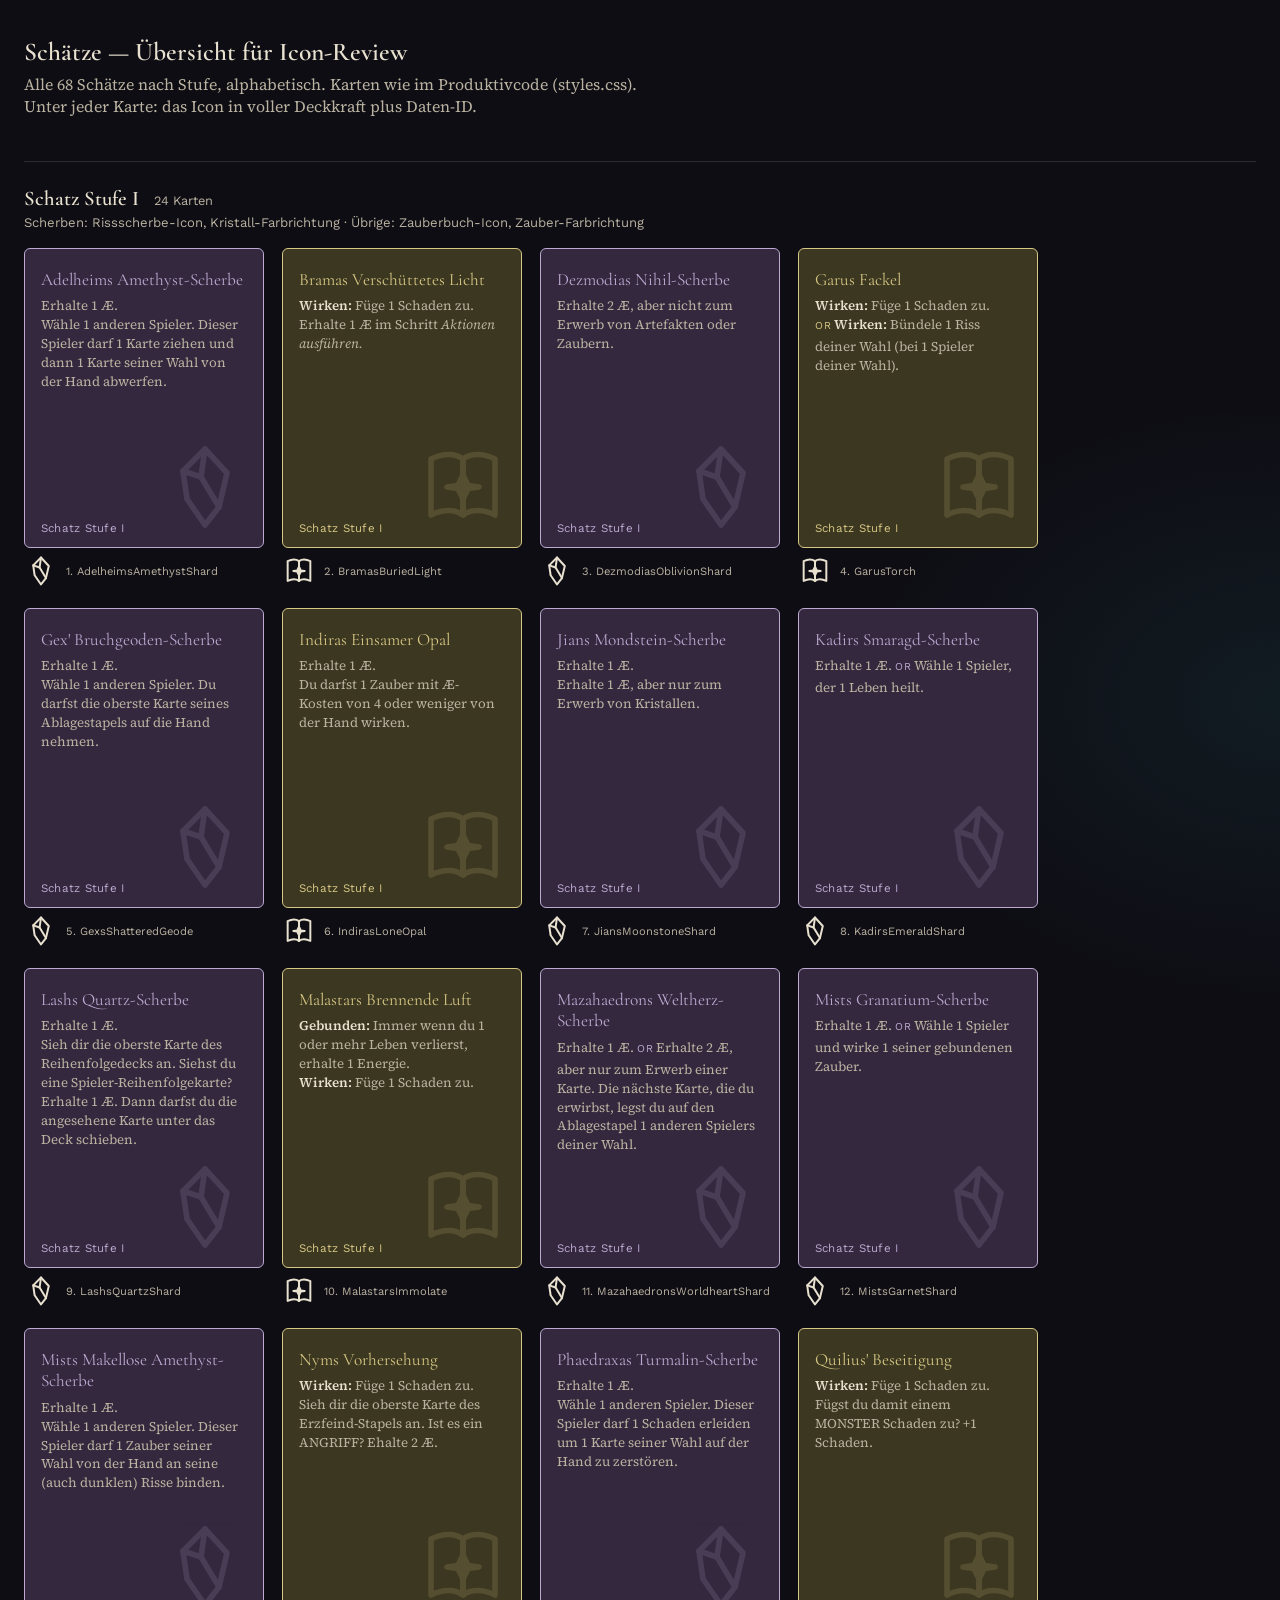
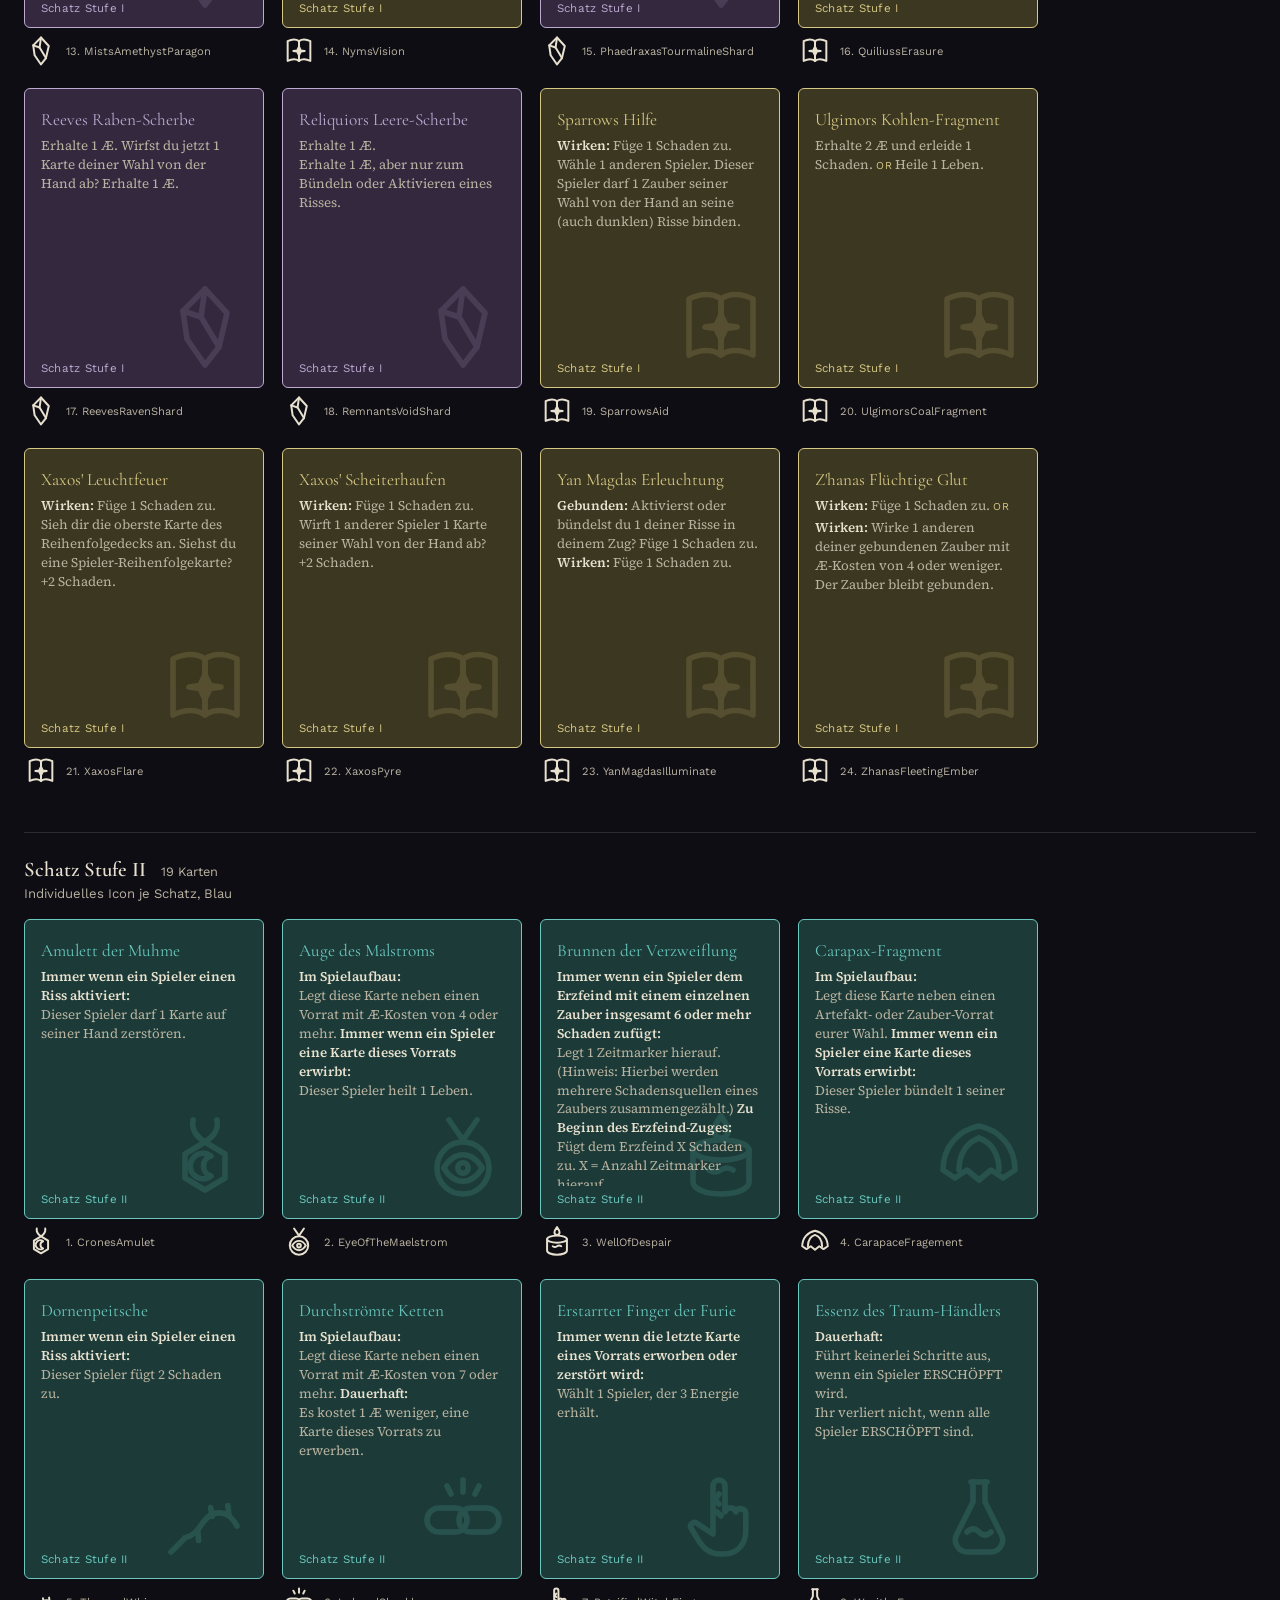
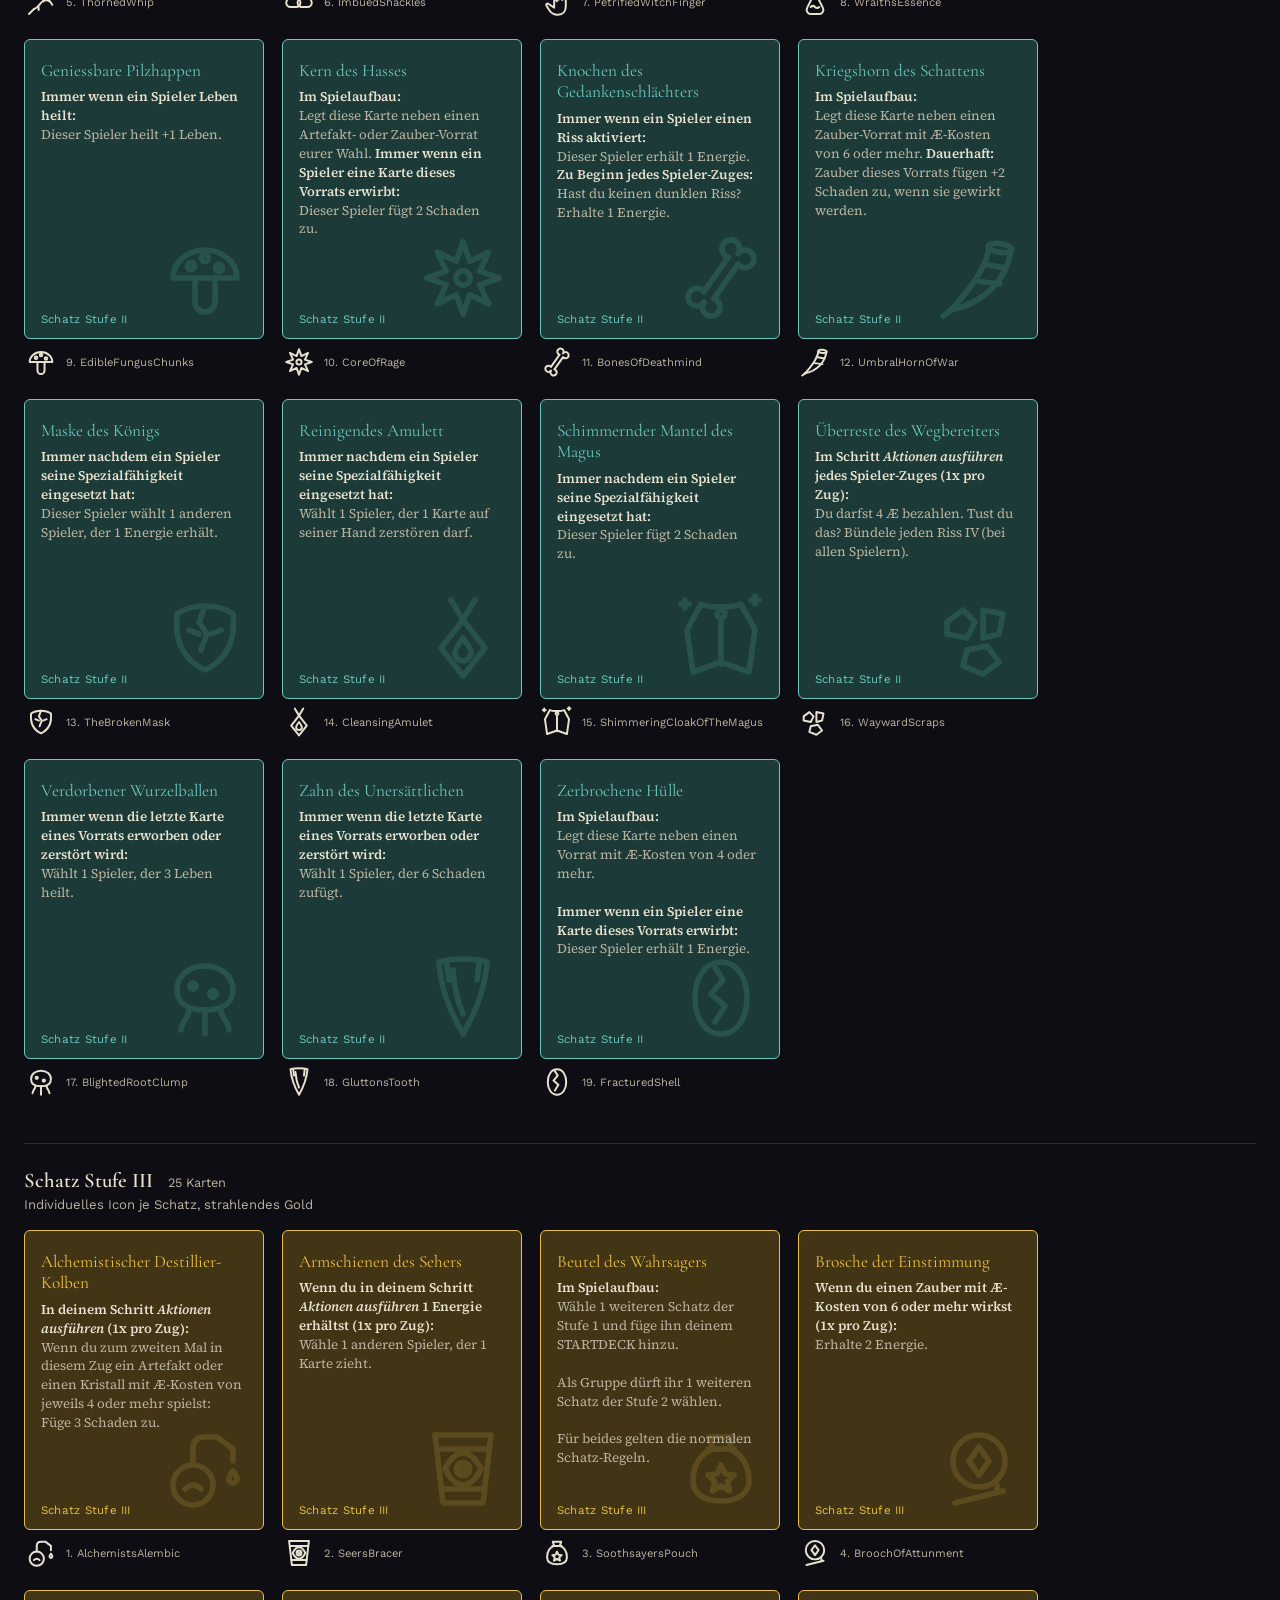
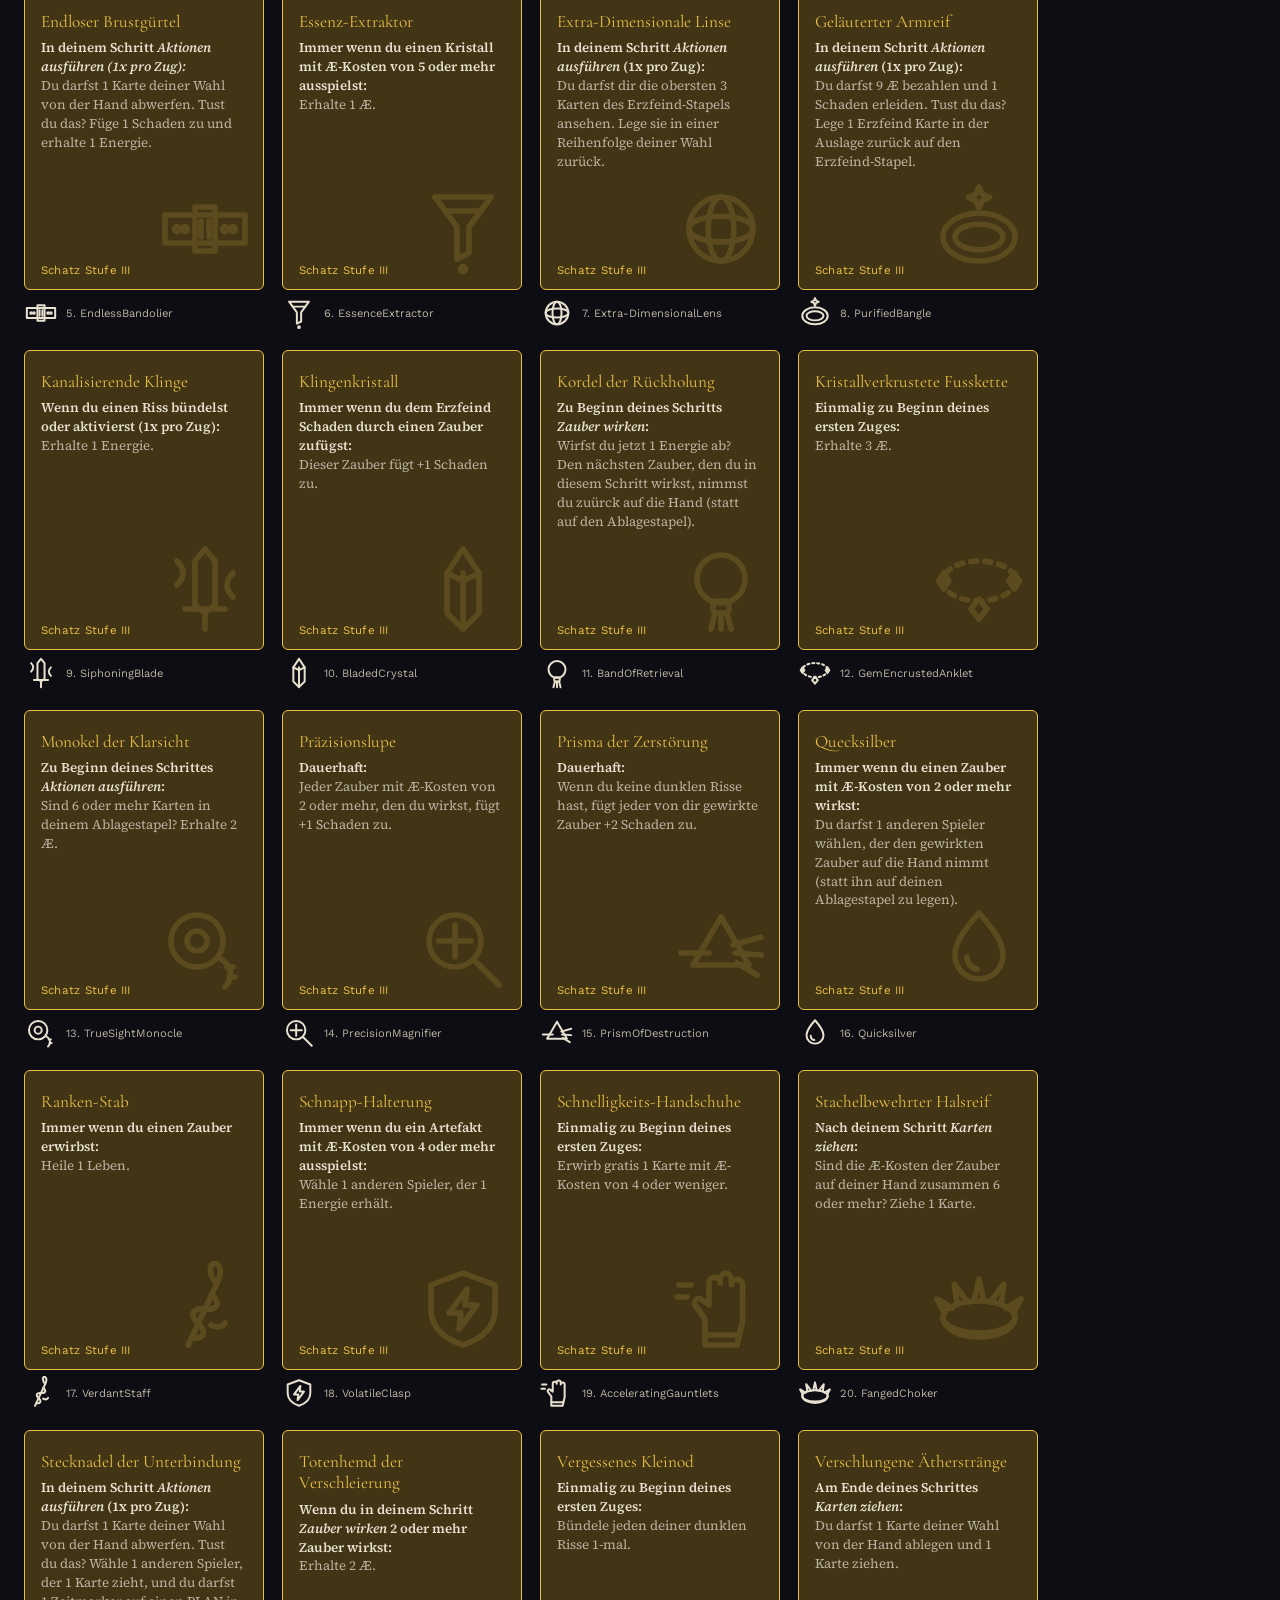
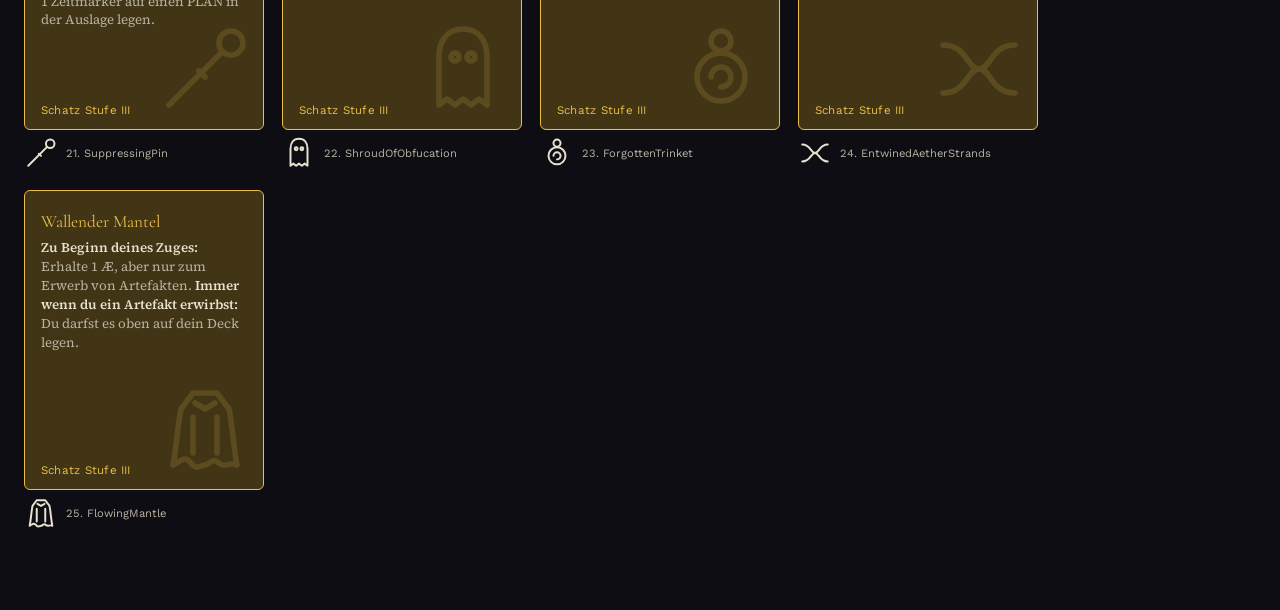
<file: archive/treasure-overview.html>
<!DOCTYPE html><html lang="de"><head><meta charset="UTF-8"><meta name="viewport" content="width=device-width, initial-scale=1.0"><title>Schätze — Übersicht</title><link rel="preconnect" href="https://fonts.googleapis.com"><link href="https://fonts.googleapis.com/css2?family=Cormorant+Garamond:wght@500;600;700&family=Source+Serif+4:ital,wght@0,400;0,600;1,400&family=Work+Sans:wght@400;500;600&display=swap" rel="stylesheet"><link rel="stylesheet" href="../styles.css"><style>.lab{max-width:1400px;margin:0 auto;padding:36px 24px 80px}.lab h1{margin:0 0 6px;font-size:1.6rem}.note{color:var(--parchment-dim);font-family:var(--serif-body);max-width:80ch;margin:0 0 10px}.lab-section{margin-top:44px}.lab-section h2{font-size:1.3rem;border-top:1px solid var(--line);padding-top:24px;margin:0 0 4px}.cnt{font-family:var(--sans);font-size:.8rem;color:var(--parchment-dim);font-weight:400;margin-left:10px}.rule{color:var(--parchment-dim);font-family:var(--sans);font-size:.82rem;margin:0 0 18px}.grid{display:grid;grid-template-columns:repeat(auto-fill,var(--card-w));gap:20px 18px}.cap{display:flex;align-items:center;gap:8px;font-family:var(--sans);font-size:.7rem;color:var(--parchment-dim);margin-top:6px}.cap svg.big{width:34px;height:34px;flex-shrink:0;stroke:var(--parchment);fill:none;stroke-width:1.4;stroke-linecap:round;stroke-linejoin:round}</style></head><body><div class="lab"><h1>Schätze — Übersicht für Icon-Review</h1><p class="note">Alle 68 Schätze nach Stufe, alphabetisch. Karten wie im Produktivcode (styles.css). Unter jeder Karte: das Icon in voller Deckkraft plus Daten-ID.</p><section class="lab-section"><h2>Schatz Stufe I <span class="cnt">24 Karten</span></h2><p class="rule">Scherben: Rissscherbe-Icon, Kristall-Farbrichtung · Übrige: Zauberbuch-Icon, Zauber-Farbrichtung</p><div class="grid"><div class="cell"><div class="card card--treasure" style="--accent:var(--color-schatz-1-shard);--accent-dim:var(--color-schatz-1-shard-dim);"><span class="card__icon-bg"><svg class="" viewBox="0 0 24 24" aria-hidden="true"><path d="M12 2.5 17.5 8.5 15.5 17 12 21.5 7.5 15 6.5 8Z"/><path d="M12 2.5 11 9.5 15.5 17"/><path d="M11 9.5 6.5 8"/></svg></span><span class="card__name">Adelheims Amethyst-Scherbe</span><span class="card__effect">Erhalte 1 <span class="aether">&AElig;</span>.<br/> Wähle 1 anderen Spieler. Dieser Spieler darf 1 Karte ziehen und dann 1 Karte seiner Wahl von der Hand abwerfen.</span><span class="card__meta">Schatz Stufe I</span></div><div class="cap"><svg class="big" viewBox="0 0 24 24" aria-hidden="true"><path d="M12 2.5 17.5 8.5 15.5 17 12 21.5 7.5 15 6.5 8Z"/><path d="M12 2.5 11 9.5 15.5 17"/><path d="M11 9.5 6.5 8"/></svg><span>1. AdelheimsAmethystShard</span></div></div><div class="cell"><div class="card card--treasure" style="--accent:var(--color-schatz-1-spell);--accent-dim:var(--color-schatz-1-spell-dim);"><span class="card__icon-bg"><svg class="" viewBox="0 0 24 24" aria-hidden="true"><path d="M4 5c3-1.5 6-1.5 8 0v14c-2-1.5-5-1.5-8 0Z"/><path d="M20 5c-3-1.5-6-1.5-8 0v14c2-1.5 5-1.5 8 0Z"/><path d="M12 9l1.3 2.6L16 12l-2.7.4L12 15l-1.3-2.6L8 12l2.7-.4Z"/></svg></span><span class="card__name">Bramas Verschüttetes Licht</span><span class="card__effect"><b>Wirken:</b> Füge 1 Schaden zu.<br/> Erhalte 1 <span class="aether">&AElig;</span> im Schritt <i>Aktionen ausführen.</i></span><span class="card__meta">Schatz Stufe I</span></div><div class="cap"><svg class="big" viewBox="0 0 24 24" aria-hidden="true"><path d="M4 5c3-1.5 6-1.5 8 0v14c-2-1.5-5-1.5-8 0Z"/><path d="M20 5c-3-1.5-6-1.5-8 0v14c2-1.5 5-1.5 8 0Z"/><path d="M12 9l1.3 2.6L16 12l-2.7.4L12 15l-1.3-2.6L8 12l2.7-.4Z"/></svg><span>2. BramasBuriedLight</span></div></div><div class="cell"><div class="card card--treasure" style="--accent:var(--color-schatz-1-shard);--accent-dim:var(--color-schatz-1-shard-dim);"><span class="card__icon-bg"><svg class="" viewBox="0 0 24 24" aria-hidden="true"><path d="M12 2.5 17.5 8.5 15.5 17 12 21.5 7.5 15 6.5 8Z"/><path d="M12 2.5 11 9.5 15.5 17"/><path d="M11 9.5 6.5 8"/></svg></span><span class="card__name">Dezmodias Nihil-Scherbe</span><span class="card__effect">Erhalte 2 <span class="aether">&AElig;</span>, aber nicht zum Erwerb von Artefakten oder Zaubern.</span><span class="card__meta">Schatz Stufe I</span></div><div class="cap"><svg class="big" viewBox="0 0 24 24" aria-hidden="true"><path d="M12 2.5 17.5 8.5 15.5 17 12 21.5 7.5 15 6.5 8Z"/><path d="M12 2.5 11 9.5 15.5 17"/><path d="M11 9.5 6.5 8"/></svg><span>3. DezmodiasOblivionShard</span></div></div><div class="cell"><div class="card card--treasure" style="--accent:var(--color-schatz-1-spell);--accent-dim:var(--color-schatz-1-spell-dim);"><span class="card__icon-bg"><svg class="" viewBox="0 0 24 24" aria-hidden="true"><path d="M4 5c3-1.5 6-1.5 8 0v14c-2-1.5-5-1.5-8 0Z"/><path d="M20 5c-3-1.5-6-1.5-8 0v14c2-1.5 5-1.5 8 0Z"/><path d="M12 9l1.3 2.6L16 12l-2.7.4L12 15l-1.3-2.6L8 12l2.7-.4Z"/></svg></span><span class="card__name">Garus Fackel</span><span class="card__effect"><b>Wirken:</b> Füge 1 Schaden zu.<br/> <span class="or">OR</span> <b>Wirken:</b> Bündele 1 Riss deiner Wahl (bei 1 Spieler deiner Wahl).</span><span class="card__meta">Schatz Stufe I</span></div><div class="cap"><svg class="big" viewBox="0 0 24 24" aria-hidden="true"><path d="M4 5c3-1.5 6-1.5 8 0v14c-2-1.5-5-1.5-8 0Z"/><path d="M20 5c-3-1.5-6-1.5-8 0v14c2-1.5 5-1.5 8 0Z"/><path d="M12 9l1.3 2.6L16 12l-2.7.4L12 15l-1.3-2.6L8 12l2.7-.4Z"/></svg><span>4. GarusTorch</span></div></div><div class="cell"><div class="card card--treasure" style="--accent:var(--color-schatz-1-shard);--accent-dim:var(--color-schatz-1-shard-dim);"><span class="card__icon-bg"><svg class="" viewBox="0 0 24 24" aria-hidden="true"><path d="M12 2.5 17.5 8.5 15.5 17 12 21.5 7.5 15 6.5 8Z"/><path d="M12 2.5 11 9.5 15.5 17"/><path d="M11 9.5 6.5 8"/></svg></span><span class="card__name">Gex' Bruchgeoden-Scherbe</span><span class="card__effect">Erhalte 1 <span class="aether">&AElig;</span>.<br/> Wähle 1 anderen Spieler. Du darfst die oberste Karte seines Ablagestapels auf die Hand nehmen.</span><span class="card__meta">Schatz Stufe I</span></div><div class="cap"><svg class="big" viewBox="0 0 24 24" aria-hidden="true"><path d="M12 2.5 17.5 8.5 15.5 17 12 21.5 7.5 15 6.5 8Z"/><path d="M12 2.5 11 9.5 15.5 17"/><path d="M11 9.5 6.5 8"/></svg><span>5. GexsShatteredGeode</span></div></div><div class="cell"><div class="card card--treasure" style="--accent:var(--color-schatz-1-spell);--accent-dim:var(--color-schatz-1-spell-dim);"><span class="card__icon-bg"><svg class="" viewBox="0 0 24 24" aria-hidden="true"><path d="M4 5c3-1.5 6-1.5 8 0v14c-2-1.5-5-1.5-8 0Z"/><path d="M20 5c-3-1.5-6-1.5-8 0v14c2-1.5 5-1.5 8 0Z"/><path d="M12 9l1.3 2.6L16 12l-2.7.4L12 15l-1.3-2.6L8 12l2.7-.4Z"/></svg></span><span class="card__name">Indiras Einsamer Opal</span><span class="card__effect">Erhalte 1 <span class="aether">&AElig;</span>.<br/> Du darfst 1 Zauber mit <span class="aether">&AElig;</span>-Kosten von 4 oder weniger von der Hand wirken.</span><span class="card__meta">Schatz Stufe I</span></div><div class="cap"><svg class="big" viewBox="0 0 24 24" aria-hidden="true"><path d="M4 5c3-1.5 6-1.5 8 0v14c-2-1.5-5-1.5-8 0Z"/><path d="M20 5c-3-1.5-6-1.5-8 0v14c2-1.5 5-1.5 8 0Z"/><path d="M12 9l1.3 2.6L16 12l-2.7.4L12 15l-1.3-2.6L8 12l2.7-.4Z"/></svg><span>6. IndirasLoneOpal</span></div></div><div class="cell"><div class="card card--treasure" style="--accent:var(--color-schatz-1-shard);--accent-dim:var(--color-schatz-1-shard-dim);"><span class="card__icon-bg"><svg class="" viewBox="0 0 24 24" aria-hidden="true"><path d="M12 2.5 17.5 8.5 15.5 17 12 21.5 7.5 15 6.5 8Z"/><path d="M12 2.5 11 9.5 15.5 17"/><path d="M11 9.5 6.5 8"/></svg></span><span class="card__name">Jians Mondstein-Scherbe</span><span class="card__effect">Erhalte 1 <span class="aether">&AElig;</span>.<br/> Erhalte 1 <span class="aether">&AElig;</span>, aber nur zum Erwerb von Kristallen.</span><span class="card__meta">Schatz Stufe I</span></div><div class="cap"><svg class="big" viewBox="0 0 24 24" aria-hidden="true"><path d="M12 2.5 17.5 8.5 15.5 17 12 21.5 7.5 15 6.5 8Z"/><path d="M12 2.5 11 9.5 15.5 17"/><path d="M11 9.5 6.5 8"/></svg><span>7. JiansMoonstoneShard</span></div></div><div class="cell"><div class="card card--treasure" style="--accent:var(--color-schatz-1-shard);--accent-dim:var(--color-schatz-1-shard-dim);"><span class="card__icon-bg"><svg class="" viewBox="0 0 24 24" aria-hidden="true"><path d="M12 2.5 17.5 8.5 15.5 17 12 21.5 7.5 15 6.5 8Z"/><path d="M12 2.5 11 9.5 15.5 17"/><path d="M11 9.5 6.5 8"/></svg></span><span class="card__name">Kadirs Smaragd-Scherbe</span><span class="card__effect">Erhalte 1 <span class="aether">&AElig;</span>. <span class="or">OR</span> Wähle 1 Spieler, der 1 Leben heilt.</span><span class="card__meta">Schatz Stufe I</span></div><div class="cap"><svg class="big" viewBox="0 0 24 24" aria-hidden="true"><path d="M12 2.5 17.5 8.5 15.5 17 12 21.5 7.5 15 6.5 8Z"/><path d="M12 2.5 11 9.5 15.5 17"/><path d="M11 9.5 6.5 8"/></svg><span>8. KadirsEmeraldShard</span></div></div><div class="cell"><div class="card card--treasure" style="--accent:var(--color-schatz-1-shard);--accent-dim:var(--color-schatz-1-shard-dim);"><span class="card__icon-bg"><svg class="" viewBox="0 0 24 24" aria-hidden="true"><path d="M12 2.5 17.5 8.5 15.5 17 12 21.5 7.5 15 6.5 8Z"/><path d="M12 2.5 11 9.5 15.5 17"/><path d="M11 9.5 6.5 8"/></svg></span><span class="card__name">Lashs Quartz-Scherbe</span><span class="card__effect">Erhalte 1 <span class="aether">&AElig;</span>.<br/> Sieh dir die oberste Karte des Reihenfolgedecks an. Siehst du eine Spieler-Reihenfolgekarte? Erhalte 1 <span class="aether">&AElig;</span>. Dann darfst du die angesehene Karte unter das Deck schieben.</span><span class="card__meta">Schatz Stufe I</span></div><div class="cap"><svg class="big" viewBox="0 0 24 24" aria-hidden="true"><path d="M12 2.5 17.5 8.5 15.5 17 12 21.5 7.5 15 6.5 8Z"/><path d="M12 2.5 11 9.5 15.5 17"/><path d="M11 9.5 6.5 8"/></svg><span>9. LashsQuartzShard</span></div></div><div class="cell"><div class="card card--treasure" style="--accent:var(--color-schatz-1-spell);--accent-dim:var(--color-schatz-1-spell-dim);"><span class="card__icon-bg"><svg class="" viewBox="0 0 24 24" aria-hidden="true"><path d="M4 5c3-1.5 6-1.5 8 0v14c-2-1.5-5-1.5-8 0Z"/><path d="M20 5c-3-1.5-6-1.5-8 0v14c2-1.5 5-1.5 8 0Z"/><path d="M12 9l1.3 2.6L16 12l-2.7.4L12 15l-1.3-2.6L8 12l2.7-.4Z"/></svg></span><span class="card__name">Malastars Brennende Luft</span><span class="card__effect"><b>Gebunden:</b> Immer wenn du 1 oder mehr Leben verlierst, erhalte 1 Energie.<br/> <b>Wirken:</b> Füge 1 Schaden zu.</span><span class="card__meta">Schatz Stufe I</span></div><div class="cap"><svg class="big" viewBox="0 0 24 24" aria-hidden="true"><path d="M4 5c3-1.5 6-1.5 8 0v14c-2-1.5-5-1.5-8 0Z"/><path d="M20 5c-3-1.5-6-1.5-8 0v14c2-1.5 5-1.5 8 0Z"/><path d="M12 9l1.3 2.6L16 12l-2.7.4L12 15l-1.3-2.6L8 12l2.7-.4Z"/></svg><span>10. MalastarsImmolate</span></div></div><div class="cell"><div class="card card--treasure" style="--accent:var(--color-schatz-1-shard);--accent-dim:var(--color-schatz-1-shard-dim);"><span class="card__icon-bg"><svg class="" viewBox="0 0 24 24" aria-hidden="true"><path d="M12 2.5 17.5 8.5 15.5 17 12 21.5 7.5 15 6.5 8Z"/><path d="M12 2.5 11 9.5 15.5 17"/><path d="M11 9.5 6.5 8"/></svg></span><span class="card__name">Mazahaedrons Weltherz-Scherbe</span><span class="card__effect">Erhalte 1 <span class="aether">&AElig;</span>. <span class="or">OR</span> Erhalte 2 <span class="aether">&AElig;</span>, aber nur zum Erwerb einer Karte. Die nächste Karte, die du erwirbst, legst du auf den Ablagestapel 1 anderen Spielers deiner Wahl.</span><span class="card__meta">Schatz Stufe I</span></div><div class="cap"><svg class="big" viewBox="0 0 24 24" aria-hidden="true"><path d="M12 2.5 17.5 8.5 15.5 17 12 21.5 7.5 15 6.5 8Z"/><path d="M12 2.5 11 9.5 15.5 17"/><path d="M11 9.5 6.5 8"/></svg><span>11. MazahaedronsWorldheartShard</span></div></div><div class="cell"><div class="card card--treasure" style="--accent:var(--color-schatz-1-shard);--accent-dim:var(--color-schatz-1-shard-dim);"><span class="card__icon-bg"><svg class="" viewBox="0 0 24 24" aria-hidden="true"><path d="M12 2.5 17.5 8.5 15.5 17 12 21.5 7.5 15 6.5 8Z"/><path d="M12 2.5 11 9.5 15.5 17"/><path d="M11 9.5 6.5 8"/></svg></span><span class="card__name">Mists Granatium-Scherbe</span><span class="card__effect">Erhalte 1 <span class="aether">&AElig;</span>. <span class="or">OR</span> Wähle 1 Spieler und wirke 1 seiner gebundenen Zauber.</span><span class="card__meta">Schatz Stufe I</span></div><div class="cap"><svg class="big" viewBox="0 0 24 24" aria-hidden="true"><path d="M12 2.5 17.5 8.5 15.5 17 12 21.5 7.5 15 6.5 8Z"/><path d="M12 2.5 11 9.5 15.5 17"/><path d="M11 9.5 6.5 8"/></svg><span>12. MistsGarnetShard</span></div></div><div class="cell"><div class="card card--treasure" style="--accent:var(--color-schatz-1-shard);--accent-dim:var(--color-schatz-1-shard-dim);"><span class="card__icon-bg"><svg class="" viewBox="0 0 24 24" aria-hidden="true"><path d="M12 2.5 17.5 8.5 15.5 17 12 21.5 7.5 15 6.5 8Z"/><path d="M12 2.5 11 9.5 15.5 17"/><path d="M11 9.5 6.5 8"/></svg></span><span class="card__name">Mists Makellose Amethyst-Scherbe</span><span class="card__effect">Erhalte 1 <span class="aether">&AElig;</span>.<br/> Wähle 1 anderen Spieler. Dieser Spieler darf 1 Zauber seiner Wahl von der Hand an seine (auch dunklen) Risse binden.</span><span class="card__meta">Schatz Stufe I</span></div><div class="cap"><svg class="big" viewBox="0 0 24 24" aria-hidden="true"><path d="M12 2.5 17.5 8.5 15.5 17 12 21.5 7.5 15 6.5 8Z"/><path d="M12 2.5 11 9.5 15.5 17"/><path d="M11 9.5 6.5 8"/></svg><span>13. MistsAmethystParagon</span></div></div><div class="cell"><div class="card card--treasure" style="--accent:var(--color-schatz-1-spell);--accent-dim:var(--color-schatz-1-spell-dim);"><span class="card__icon-bg"><svg class="" viewBox="0 0 24 24" aria-hidden="true"><path d="M4 5c3-1.5 6-1.5 8 0v14c-2-1.5-5-1.5-8 0Z"/><path d="M20 5c-3-1.5-6-1.5-8 0v14c2-1.5 5-1.5 8 0Z"/><path d="M12 9l1.3 2.6L16 12l-2.7.4L12 15l-1.3-2.6L8 12l2.7-.4Z"/></svg></span><span class="card__name">Nyms Vorhersehung</span><span class="card__effect"><b>Wirken:</b> Füge 1 Schaden zu.<br /> Sieh dir die oberste Karte des Erzfeind-Stapels an. Ist es ein ANGRIFF? Ehalte 2 <span class="aether">&AElig;</span>.</span><span class="card__meta">Schatz Stufe I</span></div><div class="cap"><svg class="big" viewBox="0 0 24 24" aria-hidden="true"><path d="M4 5c3-1.5 6-1.5 8 0v14c-2-1.5-5-1.5-8 0Z"/><path d="M20 5c-3-1.5-6-1.5-8 0v14c2-1.5 5-1.5 8 0Z"/><path d="M12 9l1.3 2.6L16 12l-2.7.4L12 15l-1.3-2.6L8 12l2.7-.4Z"/></svg><span>14. NymsVision</span></div></div><div class="cell"><div class="card card--treasure" style="--accent:var(--color-schatz-1-shard);--accent-dim:var(--color-schatz-1-shard-dim);"><span class="card__icon-bg"><svg class="" viewBox="0 0 24 24" aria-hidden="true"><path d="M12 2.5 17.5 8.5 15.5 17 12 21.5 7.5 15 6.5 8Z"/><path d="M12 2.5 11 9.5 15.5 17"/><path d="M11 9.5 6.5 8"/></svg></span><span class="card__name">Phaedraxas Turmalin-Scherbe</span><span class="card__effect">Erhalte 1 <span class="aether">&AElig;</span>.<br/> Wähle 1 anderen Spieler. Dieser Spieler darf 1 Schaden erleiden um 1 Karte seiner Wahl auf der Hand zu zerstören.</span><span class="card__meta">Schatz Stufe I</span></div><div class="cap"><svg class="big" viewBox="0 0 24 24" aria-hidden="true"><path d="M12 2.5 17.5 8.5 15.5 17 12 21.5 7.5 15 6.5 8Z"/><path d="M12 2.5 11 9.5 15.5 17"/><path d="M11 9.5 6.5 8"/></svg><span>15. PhaedraxasTourmalineShard</span></div></div><div class="cell"><div class="card card--treasure" style="--accent:var(--color-schatz-1-spell);--accent-dim:var(--color-schatz-1-spell-dim);"><span class="card__icon-bg"><svg class="" viewBox="0 0 24 24" aria-hidden="true"><path d="M4 5c3-1.5 6-1.5 8 0v14c-2-1.5-5-1.5-8 0Z"/><path d="M20 5c-3-1.5-6-1.5-8 0v14c2-1.5 5-1.5 8 0Z"/><path d="M12 9l1.3 2.6L16 12l-2.7.4L12 15l-1.3-2.6L8 12l2.7-.4Z"/></svg></span><span class="card__name">Quilius' Beseitigung</span><span class="card__effect"><b>Wirken:</b> Füge 1 Schaden zu.<br/> Fügst du damit einem MONSTER Schaden zu? +1 Schaden.</span><span class="card__meta">Schatz Stufe I</span></div><div class="cap"><svg class="big" viewBox="0 0 24 24" aria-hidden="true"><path d="M4 5c3-1.5 6-1.5 8 0v14c-2-1.5-5-1.5-8 0Z"/><path d="M20 5c-3-1.5-6-1.5-8 0v14c2-1.5 5-1.5 8 0Z"/><path d="M12 9l1.3 2.6L16 12l-2.7.4L12 15l-1.3-2.6L8 12l2.7-.4Z"/></svg><span>16. QuiliussErasure</span></div></div><div class="cell"><div class="card card--treasure" style="--accent:var(--color-schatz-1-shard);--accent-dim:var(--color-schatz-1-shard-dim);"><span class="card__icon-bg"><svg class="" viewBox="0 0 24 24" aria-hidden="true"><path d="M12 2.5 17.5 8.5 15.5 17 12 21.5 7.5 15 6.5 8Z"/><path d="M12 2.5 11 9.5 15.5 17"/><path d="M11 9.5 6.5 8"/></svg></span><span class="card__name">Reeves Raben-Scherbe</span><span class="card__effect">Erhalte 1 <span class="aether">&AElig;</span>. Wirfst du jetzt 1 Karte deiner Wahl von der Hand ab? Erhalte 1 <span class="aether">&AElig;</span>.</span><span class="card__meta">Schatz Stufe I</span></div><div class="cap"><svg class="big" viewBox="0 0 24 24" aria-hidden="true"><path d="M12 2.5 17.5 8.5 15.5 17 12 21.5 7.5 15 6.5 8Z"/><path d="M12 2.5 11 9.5 15.5 17"/><path d="M11 9.5 6.5 8"/></svg><span>17. ReevesRavenShard</span></div></div><div class="cell"><div class="card card--treasure" style="--accent:var(--color-schatz-1-shard);--accent-dim:var(--color-schatz-1-shard-dim);"><span class="card__icon-bg"><svg class="" viewBox="0 0 24 24" aria-hidden="true"><path d="M12 2.5 17.5 8.5 15.5 17 12 21.5 7.5 15 6.5 8Z"/><path d="M12 2.5 11 9.5 15.5 17"/><path d="M11 9.5 6.5 8"/></svg></span><span class="card__name">Reliquiors Leere-Scherbe</span><span class="card__effect">Erhalte 1 <span class="aether">&AElig;</span>.<br/> Erhalte 1 <span class="aether">&AElig;</span>, aber nur zum Bündeln oder Aktivieren eines Risses.</span><span class="card__meta">Schatz Stufe I</span></div><div class="cap"><svg class="big" viewBox="0 0 24 24" aria-hidden="true"><path d="M12 2.5 17.5 8.5 15.5 17 12 21.5 7.5 15 6.5 8Z"/><path d="M12 2.5 11 9.5 15.5 17"/><path d="M11 9.5 6.5 8"/></svg><span>18. RemnantsVoidShard</span></div></div><div class="cell"><div class="card card--treasure" style="--accent:var(--color-schatz-1-spell);--accent-dim:var(--color-schatz-1-spell-dim);"><span class="card__icon-bg"><svg class="" viewBox="0 0 24 24" aria-hidden="true"><path d="M4 5c3-1.5 6-1.5 8 0v14c-2-1.5-5-1.5-8 0Z"/><path d="M20 5c-3-1.5-6-1.5-8 0v14c2-1.5 5-1.5 8 0Z"/><path d="M12 9l1.3 2.6L16 12l-2.7.4L12 15l-1.3-2.6L8 12l2.7-.4Z"/></svg></span><span class="card__name">Sparrows Hilfe</span><span class="card__effect"><b>Wirken:</b> Füge 1 Schaden zu.<br /> Wähle 1 anderen Spieler. Dieser Spieler darf 1 Zauber seiner Wahl von der Hand an seine (auch dunklen) Risse binden.</span><span class="card__meta">Schatz Stufe I</span></div><div class="cap"><svg class="big" viewBox="0 0 24 24" aria-hidden="true"><path d="M4 5c3-1.5 6-1.5 8 0v14c-2-1.5-5-1.5-8 0Z"/><path d="M20 5c-3-1.5-6-1.5-8 0v14c2-1.5 5-1.5 8 0Z"/><path d="M12 9l1.3 2.6L16 12l-2.7.4L12 15l-1.3-2.6L8 12l2.7-.4Z"/></svg><span>19. SparrowsAid</span></div></div><div class="cell"><div class="card card--treasure" style="--accent:var(--color-schatz-1-spell);--accent-dim:var(--color-schatz-1-spell-dim);"><span class="card__icon-bg"><svg class="" viewBox="0 0 24 24" aria-hidden="true"><path d="M4 5c3-1.5 6-1.5 8 0v14c-2-1.5-5-1.5-8 0Z"/><path d="M20 5c-3-1.5-6-1.5-8 0v14c2-1.5 5-1.5 8 0Z"/><path d="M12 9l1.3 2.6L16 12l-2.7.4L12 15l-1.3-2.6L8 12l2.7-.4Z"/></svg></span><span class="card__name">Ulgimors Kohlen-Fragment</span><span class="card__effect">Erhalte 2 <span class="aether">&AElig;</span> und erleide 1 Schaden. <span class="or">OR</span> Heile 1 Leben.</span><span class="card__meta">Schatz Stufe I</span></div><div class="cap"><svg class="big" viewBox="0 0 24 24" aria-hidden="true"><path d="M4 5c3-1.5 6-1.5 8 0v14c-2-1.5-5-1.5-8 0Z"/><path d="M20 5c-3-1.5-6-1.5-8 0v14c2-1.5 5-1.5 8 0Z"/><path d="M12 9l1.3 2.6L16 12l-2.7.4L12 15l-1.3-2.6L8 12l2.7-.4Z"/></svg><span>20. UlgimorsCoalFragment</span></div></div><div class="cell"><div class="card card--treasure" style="--accent:var(--color-schatz-1-spell);--accent-dim:var(--color-schatz-1-spell-dim);"><span class="card__icon-bg"><svg class="" viewBox="0 0 24 24" aria-hidden="true"><path d="M4 5c3-1.5 6-1.5 8 0v14c-2-1.5-5-1.5-8 0Z"/><path d="M20 5c-3-1.5-6-1.5-8 0v14c2-1.5 5-1.5 8 0Z"/><path d="M12 9l1.3 2.6L16 12l-2.7.4L12 15l-1.3-2.6L8 12l2.7-.4Z"/></svg></span><span class="card__name">Xaxos' Leuchtfeuer</span><span class="card__effect"><b>Wirken:</b> Füge 1 Schaden zu.<br/> Sieh dir die oberste Karte des Reihenfolgedecks an. Siehst du eine Spieler-Reihenfolgekarte? +2 Schaden.</span><span class="card__meta">Schatz Stufe I</span></div><div class="cap"><svg class="big" viewBox="0 0 24 24" aria-hidden="true"><path d="M4 5c3-1.5 6-1.5 8 0v14c-2-1.5-5-1.5-8 0Z"/><path d="M20 5c-3-1.5-6-1.5-8 0v14c2-1.5 5-1.5 8 0Z"/><path d="M12 9l1.3 2.6L16 12l-2.7.4L12 15l-1.3-2.6L8 12l2.7-.4Z"/></svg><span>21. XaxosFlare</span></div></div><div class="cell"><div class="card card--treasure" style="--accent:var(--color-schatz-1-spell);--accent-dim:var(--color-schatz-1-spell-dim);"><span class="card__icon-bg"><svg class="" viewBox="0 0 24 24" aria-hidden="true"><path d="M4 5c3-1.5 6-1.5 8 0v14c-2-1.5-5-1.5-8 0Z"/><path d="M20 5c-3-1.5-6-1.5-8 0v14c2-1.5 5-1.5 8 0Z"/><path d="M12 9l1.3 2.6L16 12l-2.7.4L12 15l-1.3-2.6L8 12l2.7-.4Z"/></svg></span><span class="card__name">Xaxos' Scheiterhaufen</span><span class="card__effect"><b>Wirken:</b> Füge 1 Schaden zu.<br/> Wirft 1 anderer Spieler 1 Karte seiner Wahl von der Hand ab? +2 Schaden.</span><span class="card__meta">Schatz Stufe I</span></div><div class="cap"><svg class="big" viewBox="0 0 24 24" aria-hidden="true"><path d="M4 5c3-1.5 6-1.5 8 0v14c-2-1.5-5-1.5-8 0Z"/><path d="M20 5c-3-1.5-6-1.5-8 0v14c2-1.5 5-1.5 8 0Z"/><path d="M12 9l1.3 2.6L16 12l-2.7.4L12 15l-1.3-2.6L8 12l2.7-.4Z"/></svg><span>22. XaxosPyre</span></div></div><div class="cell"><div class="card card--treasure" style="--accent:var(--color-schatz-1-spell);--accent-dim:var(--color-schatz-1-spell-dim);"><span class="card__icon-bg"><svg class="" viewBox="0 0 24 24" aria-hidden="true"><path d="M4 5c3-1.5 6-1.5 8 0v14c-2-1.5-5-1.5-8 0Z"/><path d="M20 5c-3-1.5-6-1.5-8 0v14c2-1.5 5-1.5 8 0Z"/><path d="M12 9l1.3 2.6L16 12l-2.7.4L12 15l-1.3-2.6L8 12l2.7-.4Z"/></svg></span><span class="card__name">Yan Magdas Erleuchtung</span><span class="card__effect"><b>Gebunden:</b> Aktivierst oder bündelst du 1 deiner Risse in deinem Zug? Füge 1 Schaden zu.<br/> <b>Wirken:</b> Füge 1 Schaden zu.</span><span class="card__meta">Schatz Stufe I</span></div><div class="cap"><svg class="big" viewBox="0 0 24 24" aria-hidden="true"><path d="M4 5c3-1.5 6-1.5 8 0v14c-2-1.5-5-1.5-8 0Z"/><path d="M20 5c-3-1.5-6-1.5-8 0v14c2-1.5 5-1.5 8 0Z"/><path d="M12 9l1.3 2.6L16 12l-2.7.4L12 15l-1.3-2.6L8 12l2.7-.4Z"/></svg><span>23. YanMagdasIlluminate</span></div></div><div class="cell"><div class="card card--treasure" style="--accent:var(--color-schatz-1-spell);--accent-dim:var(--color-schatz-1-spell-dim);"><span class="card__icon-bg"><svg class="" viewBox="0 0 24 24" aria-hidden="true"><path d="M4 5c3-1.5 6-1.5 8 0v14c-2-1.5-5-1.5-8 0Z"/><path d="M20 5c-3-1.5-6-1.5-8 0v14c2-1.5 5-1.5 8 0Z"/><path d="M12 9l1.3 2.6L16 12l-2.7.4L12 15l-1.3-2.6L8 12l2.7-.4Z"/></svg></span><span class="card__name">Z'hanas Flüchtige Glut</span><span class="card__effect"><b>Wirken:</b> Füge 1 Schaden zu. <span class="or">OR</span> <b>Wirken:</b> Wirke 1 anderen deiner gebundenen Zauber mit <span class="aether">&AElig;</span>-Kosten von 4 oder weniger. Der Zauber bleibt gebunden.</span><span class="card__meta">Schatz Stufe I</span></div><div class="cap"><svg class="big" viewBox="0 0 24 24" aria-hidden="true"><path d="M4 5c3-1.5 6-1.5 8 0v14c-2-1.5-5-1.5-8 0Z"/><path d="M20 5c-3-1.5-6-1.5-8 0v14c2-1.5 5-1.5 8 0Z"/><path d="M12 9l1.3 2.6L16 12l-2.7.4L12 15l-1.3-2.6L8 12l2.7-.4Z"/></svg><span>24. ZhanasFleetingEmber</span></div></div></div></section><section class="lab-section"><h2>Schatz Stufe II <span class="cnt">19 Karten</span></h2><p class="rule">Individuelles Icon je Schatz, Blau</p><div class="grid"><div class="cell"><div class="card card--treasure" style="--accent:var(--color-schatz-2);--accent-dim:var(--color-schatz-2-dim);"><span class="card__icon-bg"><svg class="" viewBox="0 0 24 24" aria-hidden="true"><path d="M9 2.5c-.5 3 1.5 4.5 3 5.5 1.5-1 3.5-2.5 3-5.5"/><path d="M12 8l5 3v6l-5 3-5-3v-6Z"/><path d="M13.5 11.5a3.2 3.2 0 1 0 0 5 2.6 2.6 0 0 1 0-5Z"/></svg></span><span class="card__name">Amulett der Muhme</span><span class="card__effect"><b>Immer wenn ein Spieler einen Riss aktiviert:</b><br/> Dieser Spieler darf 1 Karte auf seiner Hand zerstören.</span><span class="card__meta">Schatz Stufe II</span></div><div class="cap"><svg class="big" viewBox="0 0 24 24" aria-hidden="true"><path d="M9 2.5c-.5 3 1.5 4.5 3 5.5 1.5-1 3.5-2.5 3-5.5"/><path d="M12 8l5 3v6l-5 3-5-3v-6Z"/><path d="M13.5 11.5a3.2 3.2 0 1 0 0 5 2.6 2.6 0 0 1 0-5Z"/></svg><span>1. CronesAmulet</span></div></div><div class="cell"><div class="card card--treasure" style="--accent:var(--color-schatz-2);--accent-dim:var(--color-schatz-2-dim);"><span class="card__icon-bg"><svg class="" viewBox="0 0 24 24" aria-hidden="true"><path d="M8.5 2.5 12 7.5l3.5-5"/><circle cx="12" cy="14.5" r="6.5"/><path d="M7.2 14.5c1.3-2.2 2.9-3.3 4.8-3.3s3.5 1.1 4.8 3.3c-1.3 2.2-2.9 3.3-4.8 3.3s-3.5-1.1-4.8-3.3Z"/><circle cx="12" cy="14.5" r="1.3"/></svg></span><span class="card__name">Auge des Malstroms</span><span class="card__effect"><b>Im Spielaufbau:</b><br/> Legt diese Karte neben einen Vorrat mit <span class="aether">&AElig;</span>-Kosten von 4 oder mehr. <b>Immer wenn ein Spieler eine Karte dieses Vorrats erwirbt:</b><br/> Dieser Spieler heilt 1 Leben.</span><span class="card__meta">Schatz Stufe II</span></div><div class="cap"><svg class="big" viewBox="0 0 24 24" aria-hidden="true"><path d="M8.5 2.5 12 7.5l3.5-5"/><circle cx="12" cy="14.5" r="6.5"/><path d="M7.2 14.5c1.3-2.2 2.9-3.3 4.8-3.3s3.5 1.1 4.8 3.3c-1.3 2.2-2.9 3.3-4.8 3.3s-3.5-1.1-4.8-3.3Z"/><circle cx="12" cy="14.5" r="1.3"/></svg><span>2. EyeOfTheMaelstrom</span></div></div><div class="cell"><div class="card card--treasure" style="--accent:var(--color-schatz-2);--accent-dim:var(--color-schatz-2-dim);"><span class="card__icon-bg"><svg class="" viewBox="0 0 24 24" aria-hidden="true"><path d="M12 1.5c1.3 1.8 1.8 2.8 1.8 3.7a1.8 1.8 0 0 1-3.6 0c0-.9.5-1.9 1.8-3.7Z"/><ellipse cx="12" cy="10" rx="7" ry="2.5"/><path d="M5 10v8c0 1.7 3.1 3 7 3s7-1.3 7-3v-8"/><path d="M9 15q1.5 1 3 0t3 0"/></svg></span><span class="card__name">Brunnen der Verzweiflung</span><span class="card__effect"><b>Immer wenn ein Spieler dem Erzfeind mit einem einzelnen Zauber insgesamt 6 oder mehr Schaden zufügt:</b><br/> Legt 1 Zeitmarker hierauf.<br/> <span class="hint">(Hinweis: Hierbei werden mehrere Schadensquellen eines Zaubers zusammengezählt.)</span> <b>Zu Beginn des Erzfeind-Zuges:</b><br/> Fügt dem Erzfeind X Schaden zu. X = Anzahl Zeitmarker hierauf.</span><span class="card__meta">Schatz Stufe II</span></div><div class="cap"><svg class="big" viewBox="0 0 24 24" aria-hidden="true"><path d="M12 1.5c1.3 1.8 1.8 2.8 1.8 3.7a1.8 1.8 0 0 1-3.6 0c0-.9.5-1.9 1.8-3.7Z"/><ellipse cx="12" cy="10" rx="7" ry="2.5"/><path d="M5 10v8c0 1.7 3.1 3 7 3s7-1.3 7-3v-8"/><path d="M9 15q1.5 1 3 0t3 0"/></svg><span>3. WellOfDespair</span></div></div><div class="cell"><div class="card card--treasure" style="--accent:var(--color-schatz-2);--accent-dim:var(--color-schatz-2-dim);"><span class="card__icon-bg"><svg class="" viewBox="0 0 24 24" aria-hidden="true"><path d="M3 15c0-6 4-10 9-11 5 1 9 5 9 11l-3 2-3-2-3 2.5-3-2.5-3 2Z"/><path d="M7 15c0-4 2-7 5-8M12 7c3 1 5 4 5 8"/></svg></span><span class="card__name">Carapax-Fragment</span><span class="card__effect"><b>Im Spielaufbau:</b><br/> Legt diese Karte neben einen Artefakt- oder Zauber-Vorrat eurer Wahl. <b>Immer wenn ein Spieler eine Karte dieses Vorrats erwirbt:</b><br/> Dieser Spieler bündelt 1 seiner Risse.</span><span class="card__meta">Schatz Stufe II</span></div><div class="cap"><svg class="big" viewBox="0 0 24 24" aria-hidden="true"><path d="M3 15c0-6 4-10 9-11 5 1 9 5 9 11l-3 2-3-2-3 2.5-3-2.5-3 2Z"/><path d="M7 15c0-4 2-7 5-8M12 7c3 1 5 4 5 8"/></svg><span>4. CarapaceFragement</span></div></div><div class="cell"><div class="card card--treasure" style="--accent:var(--color-schatz-2);--accent-dim:var(--color-schatz-2-dim);"><span class="card__icon-bg"><svg class="" viewBox="0 0 24 24" aria-hidden="true"><path d="M3.5 20.5 7 17"/><path d="M7 17c4-1 4-5 7-6s5 1 6 3"/><path d="M10.2 15.4l.2 2.2M13.8 11.6l-.4-2.2M18 11.2l-.3-2.3"/></svg></span><span class="card__name">Dornenpeitsche</span><span class="card__effect"><b>Immer wenn ein Spieler einen Riss aktiviert:</b><br/> Dieser Spieler fügt 2 Schaden zu.</span><span class="card__meta">Schatz Stufe II</span></div><div class="cap"><svg class="big" viewBox="0 0 24 24" aria-hidden="true"><path d="M3.5 20.5 7 17"/><path d="M7 17c4-1 4-5 7-6s5 1 6 3"/><path d="M10.2 15.4l.2 2.2M13.8 11.6l-.4-2.2M18 11.2l-.3-2.3"/></svg><span>5. ThornedWhip</span></div></div><div class="cell"><div class="card card--treasure" style="--accent:var(--color-schatz-2);--accent-dim:var(--color-schatz-2-dim);"><span class="card__icon-bg"><svg class="" viewBox="0 0 24 24" aria-hidden="true"><rect x="3" y="9.5" width="10" height="6" rx="3"/><rect x="11" y="9.5" width="10" height="6" rx="3"/><path d="M12 2.5v3M8 4l1 2M16 4l-1 2"/></svg></span><span class="card__name">Durchströmte Ketten</span><span class="card__effect"><b>Im Spielaufbau:</b><br/> Legt diese Karte neben einen Vorrat mit <span class="aether">&AElig;</span>-Kosten von 7 oder mehr. <b>Dauerhaft:</b><br/> Es kostet 1 <span class="aether">&AElig;</span> weniger, eine Karte dieses Vorrats zu erwerben.</span><span class="card__meta">Schatz Stufe II</span></div><div class="cap"><svg class="big" viewBox="0 0 24 24" aria-hidden="true"><rect x="3" y="9.5" width="10" height="6" rx="3"/><rect x="11" y="9.5" width="10" height="6" rx="3"/><path d="M12 2.5v3M8 4l1 2M16 4l-1 2"/></svg><span>6. ImbuedShackles</span></div></div><div class="cell"><div class="card card--treasure" style="--accent:var(--color-schatz-2);--accent-dim:var(--color-schatz-2-dim);"><span class="card__icon-bg"><svg class="" viewBox="0 0 24 24" aria-hidden="true"><path d="M10 12V4a1.5 1.5 0 0 1 3 0v6.5a1.4 1.4 0 0 1 2.7 0 1.3 1.3 0 0 1 2.5.3V15c0 3.5-2 6-5.5 6h-1C9 21 7.5 19.5 6 17l-1.5-2.5c-.5-1 .8-1.8 1.6-1.1L10 16Z"/><path d="M11.5 6l-1 1.5 1 1"/><path d="M11 10.5l1 1"/></svg></span><span class="card__name">Erstarrter Finger der Furie</span><span class="card__effect"><b>Immer wenn die letzte Karte eines Vorrats erworben oder zerstört wird:</b><br/> Wählt 1 Spieler, der 3 Energie erhält.</span><span class="card__meta">Schatz Stufe II</span></div><div class="cap"><svg class="big" viewBox="0 0 24 24" aria-hidden="true"><path d="M10 12V4a1.5 1.5 0 0 1 3 0v6.5a1.4 1.4 0 0 1 2.7 0 1.3 1.3 0 0 1 2.5.3V15c0 3.5-2 6-5.5 6h-1C9 21 7.5 19.5 6 17l-1.5-2.5c-.5-1 .8-1.8 1.6-1.1L10 16Z"/><path d="M11.5 6l-1 1.5 1 1"/><path d="M11 10.5l1 1"/></svg><span>7. PetrifiedWitchFinger</span></div></div><div class="cell"><div class="card card--treasure" style="--accent:var(--color-schatz-2);--accent-dim:var(--color-schatz-2-dim);"><span class="card__icon-bg"><svg class="" viewBox="0 0 24 24" aria-hidden="true"><path d="M10 3h4"/><path d="M10.5 3v5l-4 8a3 3 0 0 0 2.7 4.5h5.6A3 3 0 0 0 17.5 16l-4-8V3"/><path d="M9 15.5q1.5-1.5 3 0t3 0"/></svg></span><span class="card__name">Essenz des Traum-Händlers</span><span class="card__effect"><b>Dauerhaft:</b><br/> Führt keinerlei Schritte aus, wenn ein Spieler ERSCHÖPFT wird.<br/> Ihr verliert nicht, wenn alle Spieler ERSCHÖPFT sind.</span><span class="card__meta">Schatz Stufe II</span></div><div class="cap"><svg class="big" viewBox="0 0 24 24" aria-hidden="true"><path d="M10 3h4"/><path d="M10.5 3v5l-4 8a3 3 0 0 0 2.7 4.5h5.6A3 3 0 0 0 17.5 16l-4-8V3"/><path d="M9 15.5q1.5-1.5 3 0t3 0"/></svg><span>8. WraithsEssence</span></div></div><div class="cell"><div class="card card--treasure" style="--accent:var(--color-schatz-2);--accent-dim:var(--color-schatz-2-dim);"><span class="card__icon-bg"><svg class="" viewBox="0 0 24 24" aria-hidden="true"><path d="M4 12a8 7 0 0 1 16 0Z"/><path d="M9.5 12v6a2.5 2.5 0 0 0 5 0v-6"/><circle cx="8.5" cy="9" r=".9"/><circle cx="12" cy="7" r=".9"/><circle cx="15.5" cy="9.5" r=".9"/></svg></span><span class="card__name">Geniessbare Pilzhappen</span><span class="card__effect"><b>Immer wenn ein Spieler Leben heilt:</b><br/> Dieser Spieler heilt +1 Leben.</span><span class="card__meta">Schatz Stufe II</span></div><div class="cap"><svg class="big" viewBox="0 0 24 24" aria-hidden="true"><path d="M4 12a8 7 0 0 1 16 0Z"/><path d="M9.5 12v6a2.5 2.5 0 0 0 5 0v-6"/><circle cx="8.5" cy="9" r=".9"/><circle cx="12" cy="7" r=".9"/><circle cx="15.5" cy="9.5" r=".9"/></svg><span>9. EdibleFungusChunks</span></div></div><div class="cell"><div class="card card--treasure" style="--accent:var(--color-schatz-2);--accent-dim:var(--color-schatz-2-dim);"><span class="card__icon-bg"><svg class="" viewBox="0 0 24 24" aria-hidden="true"><path d="M21 12l-4.8 1.7 2.2 4.7-4.7-2.2L12 21l-1.7-4.8-4.7 2.2 2.2-4.7L3 12l4.8-1.7-2.2-4.7 4.7 2.2L12 3l1.7 4.8 4.7-2.2-2.2 4.7Z"/><circle cx="12" cy="12" r="1.8"/></svg></span><span class="card__name">Kern des Hasses</span><span class="card__effect"><b>Im Spielaufbau:</b><br/> Legt diese Karte neben einen Artefakt- oder Zauber-Vorrat eurer Wahl. <b>Immer wenn ein Spieler eine Karte dieses Vorrats erwirbt:</b><br/> Dieser Spieler fügt 2 Schaden zu.</span><span class="card__meta">Schatz Stufe II</span></div><div class="cap"><svg class="big" viewBox="0 0 24 24" aria-hidden="true"><path d="M21 12l-4.8 1.7 2.2 4.7-4.7-2.2L12 21l-1.7-4.8-4.7 2.2 2.2-4.7L3 12l4.8-1.7-2.2-4.7 4.7 2.2L12 3l1.7 4.8 4.7-2.2-2.2 4.7Z"/><circle cx="12" cy="12" r="1.8"/></svg><span>10. CoreOfRage</span></div></div><div class="cell"><div class="card card--treasure" style="--accent:var(--color-schatz-2);--accent-dim:var(--color-schatz-2-dim);"><span class="card__icon-bg"><svg class="" viewBox="0 0 24 24" aria-hidden="true"><g transform="rotate(35 12 12)"><path d="M10.5 6.7A2.2 2.2 0 1 1 12 4.6A2.2 2.2 0 1 1 13.5 6.7V17.3A2.2 2.2 0 1 1 12 19.4A2.2 2.2 0 1 1 10.5 17.3Z"/></g></svg></span><span class="card__name">Knochen des Gedankenschlächters</span><span class="card__effect"><b>Immer wenn ein Spieler einen Riss aktiviert:</b><br/> Dieser Spieler erhält 1 Energie. <b>Zu Beginn jedes Spieler-Zuges:</b><br/> Hast du keinen dunklen Riss? Erhalte 1 Energie.</span><span class="card__meta">Schatz Stufe II</span></div><div class="cap"><svg class="big" viewBox="0 0 24 24" aria-hidden="true"><g transform="rotate(35 12 12)"><path d="M10.5 6.7A2.2 2.2 0 1 1 12 4.6A2.2 2.2 0 1 1 13.5 6.7V17.3A2.2 2.2 0 1 1 12 19.4A2.2 2.2 0 1 1 10.5 17.3Z"/></g></svg><span>11. BonesOfDeathmind</span></div></div><div class="cell"><div class="card card--treasure" style="--accent:var(--color-schatz-2);--accent-dim:var(--color-schatz-2-dim);"><span class="card__icon-bg"><svg class="" viewBox="0 0 24 24" aria-hidden="true"><path d="M20 5C19 12 14 18 5 20"/><path d="M14.5 4C14 9 10.5 14 5 20"/><ellipse cx="17.25" cy="4.5" rx="3" ry="1.1" transform="rotate(8 17.25 4.5)"/><path d="M18.7 9.5l-5.5-1M17.2 13.5l-5.5-.7"/><path d="M5 20l-2 1.5"/></svg></span><span class="card__name">Kriegshorn des Schattens</span><span class="card__effect"><b>Im Spielaufbau:</b><br/> Legt diese Karte neben einen Zauber-Vorrat mit <span class="aether">&AElig;</span>-Kosten von 6 oder mehr. <b>Dauerhaft:</b><br/> Zauber dieses Vorrats fügen +2 Schaden zu, wenn sie gewirkt werden.</span><span class="card__meta">Schatz Stufe II</span></div><div class="cap"><svg class="big" viewBox="0 0 24 24" aria-hidden="true"><path d="M20 5C19 12 14 18 5 20"/><path d="M14.5 4C14 9 10.5 14 5 20"/><ellipse cx="17.25" cy="4.5" rx="3" ry="1.1" transform="rotate(8 17.25 4.5)"/><path d="M18.7 9.5l-5.5-1M17.2 13.5l-5.5-.7"/><path d="M5 20l-2 1.5"/></svg><span>12. UmbralHornOfWar</span></div></div><div class="cell"><div class="card card--treasure" style="--accent:var(--color-schatz-2);--accent-dim:var(--color-schatz-2-dim);"><span class="card__icon-bg"><svg class="" viewBox="0 0 24 24" aria-hidden="true"><path d="M5 6c2-1.5 4.5-2 7-2s5 .5 7 2c.5 5-.5 11-7 14-6.5-3-7.5-9-7-14Z"/><path d="M8 10l2.5 1M16 10l-2.5 1"/><path d="M12 4l-1.5 4 2 3-1.5 4"/></svg></span><span class="card__name">Maske des Königs</span><span class="card__effect"><b>Immer nachdem ein Spieler seine Spezialfähigkeit eingesetzt hat:</b><br/> Dieser Spieler wählt 1 anderen Spieler, der 1 Energie erhält.</span><span class="card__meta">Schatz Stufe II</span></div><div class="cap"><svg class="big" viewBox="0 0 24 24" aria-hidden="true"><path d="M5 6c2-1.5 4.5-2 7-2s5 .5 7 2c.5 5-.5 11-7 14-6.5-3-7.5-9-7-14Z"/><path d="M8 10l2.5 1M16 10l-2.5 1"/><path d="M12 4l-1.5 4 2 3-1.5 4"/></svg><span>13. TheBrokenMask</span></div></div><div class="cell"><div class="card card--treasure" style="--accent:var(--color-schatz-2);--accent-dim:var(--color-schatz-2-dim);"><span class="card__icon-bg"><svg class="" viewBox="0 0 24 24" aria-hidden="true"><path d="M9 2.5l3 5 3-5"/><path d="M12 7.5l5.5 7-5.5 7-5.5-7Z"/><path d="M12 12c1.5 2 2 3 2 3.7a2 2 0 0 1-4 0c0-.7.5-1.7 2-3.7Z"/></svg></span><span class="card__name">Reinigendes Amulett</span><span class="card__effect"><b>Immer nachdem ein Spieler seine Spezialfähigkeit eingesetzt hat:</b><br/> Wählt 1 Spieler, der 1 Karte auf seiner Hand zerstören darf.</span><span class="card__meta">Schatz Stufe II</span></div><div class="cap"><svg class="big" viewBox="0 0 24 24" aria-hidden="true"><path d="M9 2.5l3 5 3-5"/><path d="M12 7.5l5.5 7-5.5 7-5.5-7Z"/><path d="M12 12c1.5 2 2 3 2 3.7a2 2 0 0 1-4 0c0-.7.5-1.7 2-3.7Z"/></svg><span>14. CleansingAmulet</span></div></div><div class="cell"><div class="card card--treasure" style="--accent:var(--color-schatz-2);--accent-dim:var(--color-schatz-2-dim);"><span class="card__icon-bg"><svg class="" viewBox="0 0 24 24" aria-hidden="true"><path d="M7 3.5c1.5 1 8.5 1 10 0l3.5 6.5-1.5 10.5-7-2.5-7 2.5L3.5 10Z"/><circle cx="12" cy="6" r="1"/><path d="M12 8v10.5"/><path d="M3 2.5v2M2 3.5h2M20.5 1.5v2M19.5 2.5h2"/></svg></span><span class="card__name">Schimmernder Mantel des Magus</span><span class="card__effect"><b>Immer nachdem ein Spieler seine Spezialfähigkeit eingesetzt hat:</b><br/> Dieser Spieler fügt 2 Schaden zu.</span><span class="card__meta">Schatz Stufe II</span></div><div class="cap"><svg class="big" viewBox="0 0 24 24" aria-hidden="true"><path d="M7 3.5c1.5 1 8.5 1 10 0l3.5 6.5-1.5 10.5-7-2.5-7 2.5L3.5 10Z"/><circle cx="12" cy="6" r="1"/><path d="M12 8v10.5"/><path d="M3 2.5v2M2 3.5h2M20.5 1.5v2M19.5 2.5h2"/></svg><span>15. ShimmeringCloakOfTheMagus</span></div></div><div class="cell"><div class="card card--treasure" style="--accent:var(--color-schatz-2);--accent-dim:var(--color-schatz-2-dim);"><span class="card__icon-bg"><svg class="" viewBox="0 0 24 24" aria-hidden="true"><path d="M4 8l4-3 3 3-2 4-5-1Z"/><path d="M13 5l5 1-1 5-4 1Z"/><path d="M9 15l5-1 3 4-4 3-5-2Z"/></svg></span><span class="card__name">Überreste des Wegbereiters</span><span class="card__effect"><b>Im Schritt <i>Aktionen ausführen</i> jedes Spieler-Zuges (1x pro Zug):</b><br/> Du darfst 4 <span class="aether">&AElig;</span> bezahlen. Tust du das? Bündele jeden Riss IV (bei allen Spielern).</span><span class="card__meta">Schatz Stufe II</span></div><div class="cap"><svg class="big" viewBox="0 0 24 24" aria-hidden="true"><path d="M4 8l4-3 3 3-2 4-5-1Z"/><path d="M13 5l5 1-1 5-4 1Z"/><path d="M9 15l5-1 3 4-4 3-5-2Z"/></svg><span>16. WaywardScraps</span></div></div><div class="cell"><div class="card card--treasure" style="--accent:var(--color-schatz-2);--accent-dim:var(--color-schatz-2-dim);"><span class="card__icon-bg"><svg class="" viewBox="0 0 24 24" aria-hidden="true"><path d="M5 10c0-3.5 3-6 7-6s7 2.5 7 6-3 5-7 5-7-1.5-7-5Z"/><path d="M8 15c0 2-2 3-2 5M12 15v6M16 15c0 2 2 3 2 5"/><circle cx="9" cy="9" r=".8"/><circle cx="14" cy="11" r=".8"/></svg></span><span class="card__name">Verdorbener Wurzelballen</span><span class="card__effect"><b>Immer wenn die letzte Karte eines Vorrats erworben oder zerstört wird:</b><br/> Wählt 1 Spieler, der 3 Leben heilt.</span><span class="card__meta">Schatz Stufe II</span></div><div class="cap"><svg class="big" viewBox="0 0 24 24" aria-hidden="true"><path d="M5 10c0-3.5 3-6 7-6s7 2.5 7 6-3 5-7 5-7-1.5-7-5Z"/><path d="M8 15c0 2-2 3-2 5M12 15v6M16 15c0 2 2 3 2 5"/><circle cx="9" cy="9" r=".8"/><circle cx="14" cy="11" r=".8"/></svg><span>17. BlightedRootClump</span></div></div><div class="cell"><div class="card card--treasure" style="--accent:var(--color-schatz-2);--accent-dim:var(--color-schatz-2-dim);"><span class="card__icon-bg"><svg class="" viewBox="0 0 24 24" aria-hidden="true"><path d="M6 3c3-1 9-1 12 0-.5 6-2 11-6 18-4-7-5.5-12-6-18Z"/><path d="M9.5 5c.3 4 1.2 8 2.5 11"/><path d="M8 3.5l.5 4M16 3.5l-.5 4"/></svg></span><span class="card__name">Zahn des Unersättlichen</span><span class="card__effect"><b>Immer wenn die letzte Karte eines Vorrats erworben oder zerstört wird:</b><br/> Wählt 1 Spieler, der 6 Schaden zufügt.</span><span class="card__meta">Schatz Stufe II</span></div><div class="cap"><svg class="big" viewBox="0 0 24 24" aria-hidden="true"><path d="M6 3c3-1 9-1 12 0-.5 6-2 11-6 18-4-7-5.5-12-6-18Z"/><path d="M9.5 5c.3 4 1.2 8 2.5 11"/><path d="M8 3.5l.5 4M16 3.5l-.5 4"/></svg><span>18. GluttonsTooth</span></div></div><div class="cell"><div class="card card--treasure" style="--accent:var(--color-schatz-2);--accent-dim:var(--color-schatz-2-dim);"><span class="card__icon-bg"><svg class="" viewBox="0 0 24 24" aria-hidden="true"><path d="M12 3c-4 0-6.5 4-6.5 9s2.5 9 6.5 9 6.5-4 6.5-9-2.5-9-6.5-9Z"/><path d="M10 3.5l2.5 4-3 3.5 3.5 3-2.5 4"/></svg></span><span class="card__name">Zerbrochene Hülle</span><span class="card__effect"><b>Im Spielaufbau:</b><br/> Legt diese Karte neben einen Vorrat mit <span class="aether">&AElig;</span>-Kosten von 4 oder mehr.<br/><br/> <b>Immer wenn ein Spieler eine Karte dieses Vorrats erwirbt:</b><br/> Dieser Spieler erhält 1 Energie.</span><span class="card__meta">Schatz Stufe II</span></div><div class="cap"><svg class="big" viewBox="0 0 24 24" aria-hidden="true"><path d="M12 3c-4 0-6.5 4-6.5 9s2.5 9 6.5 9 6.5-4 6.5-9-2.5-9-6.5-9Z"/><path d="M10 3.5l2.5 4-3 3.5 3.5 3-2.5 4"/></svg><span>19. FracturedShell</span></div></div></div></section><section class="lab-section"><h2>Schatz Stufe III <span class="cnt">25 Karten</span></h2><p class="rule">Individuelles Icon je Schatz, strahlendes Gold</p><div class="grid"><div class="cell"><div class="card card--treasure" style="--accent:var(--color-schatz-3);--accent-dim:var(--color-schatz-3-dim);"><span class="card__icon-bg"><svg class="" viewBox="0 0 24 24" aria-hidden="true"><circle cx="9" cy="16" r="5"/><path d="M9 11V7c0-2 1-3 3-3h3l4 3v3"/><path d="M19 12.5c.8 1 1 1.5 1 2a1 1 0 0 1-2 0c0-.5.2-1 1-2Z"/><path d="M7 17q2-2 4 0"/></svg></span><span class="card__name">Alchemistischer Destillier-Kolben</span><span class="card__effect"><b>In deinem Schritt <i>Aktionen ausführen</i> (1x pro Zug):</b><br/> Wenn du zum zweiten Mal in diesem Zug ein Artefakt oder einen Kristall mit <span class="aether">&AElig;</span>-Kosten von jeweils 4 oder mehr spielst: Füge 3 Schaden zu.</span><span class="card__meta">Schatz Stufe III</span></div><div class="cap"><svg class="big" viewBox="0 0 24 24" aria-hidden="true"><circle cx="9" cy="16" r="5"/><path d="M9 11V7c0-2 1-3 3-3h3l4 3v3"/><path d="M19 12.5c.8 1 1 1.5 1 2a1 1 0 0 1-2 0c0-.5.2-1 1-2Z"/><path d="M7 17q2-2 4 0"/></svg><span>1. AlchemistsAlembic</span></div></div><div class="cell"><div class="card card--treasure" style="--accent:var(--color-schatz-3);--accent-dim:var(--color-schatz-3-dim);"><span class="card__icon-bg"><svg class="" viewBox="0 0 24 24" aria-hidden="true"><path d="M5 3.5h14l-2 17H7Z"/><path d="M5.7 7h12.6M6.6 17h10.8"/><path d="M7.5 12c1.5-3 3-4 4.5-4s3 1 4.5 4c-1.5 3-3 4-4.5 4s-3-1-4.5-4Z"/><circle cx="12" cy="12" r="1.7"/><circle cx="12" cy="12" r=".5"/></svg></span><span class="card__name">Armschienen des Sehers</span><span class="card__effect"><b>Wenn du in deinem Schritt <i>Aktionen ausführen</i> 1 Energie erhältst (1x pro Zug):</b><br/> Wähle 1 anderen Spieler, der 1 Karte zieht.</span><span class="card__meta">Schatz Stufe III</span></div><div class="cap"><svg class="big" viewBox="0 0 24 24" aria-hidden="true"><path d="M5 3.5h14l-2 17H7Z"/><path d="M5.7 7h12.6M6.6 17h10.8"/><path d="M7.5 12c1.5-3 3-4 4.5-4s3 1 4.5 4c-1.5 3-3 4-4.5 4s-3-1-4.5-4Z"/><circle cx="12" cy="12" r="1.7"/><circle cx="12" cy="12" r=".5"/></svg><span>2. SeersBracer</span></div></div><div class="cell"><div class="card card--treasure" style="--accent:var(--color-schatz-3);--accent-dim:var(--color-schatz-3-dim);"><span class="card__icon-bg"><svg class="" viewBox="0 0 24 24" aria-hidden="true"><path d="M9 4h6l-1 3c3 1 5 4 5 8 0 3-2.5 5-7 5s-7-2-7-5c0-4 2-7 5-8Z"/><path d="M8.7 7h6.6"/><path d="M12 11l1 2.2 2.3.3-1.7 1.6.5 2.3L12 16.2 9.9 17.4l.5-2.3-1.7-1.6 2.3-.3Z"/></svg></span><span class="card__name">Beutel des Wahrsagers</span><span class="card__effect"><b>Im Spielaufbau:</b><br/> Wähle 1 weiteren Schatz der Stufe 1 und füge ihn deinem STARTDECK hinzu.<br/><br/> Als Gruppe dürft ihr 1 weiteren Schatz der Stufe 2 wählen.<br/><br/> Für beides gelten die normalen Schatz-Regeln.</span><span class="card__meta">Schatz Stufe III</span></div><div class="cap"><svg class="big" viewBox="0 0 24 24" aria-hidden="true"><path d="M9 4h6l-1 3c3 1 5 4 5 8 0 3-2.5 5-7 5s-7-2-7-5c0-4 2-7 5-8Z"/><path d="M8.7 7h6.6"/><path d="M12 11l1 2.2 2.3.3-1.7 1.6.5 2.3L12 16.2 9.9 17.4l.5-2.3-1.7-1.6 2.3-.3Z"/></svg><span>3. SoothsayersPouch</span></div></div><div class="cell"><div class="card card--treasure" style="--accent:var(--color-schatz-3);--accent-dim:var(--color-schatz-3-dim);"><span class="card__icon-bg"><svg class="" viewBox="0 0 24 24" aria-hidden="true"><circle cx="12" cy="10" r="6.5"/><path d="M12 6.5l2.5 3.5-2.5 3.5L9.5 10Z"/><path d="M6 20.5l12-3M16.5 17.5v-1.5"/></svg></span><span class="card__name">Brosche der Einstimmung</span><span class="card__effect"><b>Wenn du einen Zauber mit <span class="aether">&AElig;</span>-Kosten von 6 oder mehr wirkst (1x pro Zug):</b><br/> Erhalte 2 Energie.</span><span class="card__meta">Schatz Stufe III</span></div><div class="cap"><svg class="big" viewBox="0 0 24 24" aria-hidden="true"><circle cx="12" cy="10" r="6.5"/><path d="M12 6.5l2.5 3.5-2.5 3.5L9.5 10Z"/><path d="M6 20.5l12-3M16.5 17.5v-1.5"/></svg><span>4. BroochOfAttunment</span></div></div><div class="cell"><div class="card card--treasure" style="--accent:var(--color-schatz-3);--accent-dim:var(--color-schatz-3-dim);"><span class="card__icon-bg"><svg class="" viewBox="0 0 24 24" aria-hidden="true"><path d="M2 8.5h20v7H2Z"/><path d="M9.5 6.5h5v11h-5Z"/><path d="M11 10v4M13 10v4"/><circle cx="5" cy="12" r=".6"/><circle cx="7" cy="12" r=".6"/><circle cx="17" cy="12" r=".6"/><circle cx="19" cy="12" r=".6"/></svg></span><span class="card__name">Endloser Brustgürtel</span><span class="card__effect"><b>In deinem Schritt <i>Aktionen ausführen (1x pro Zug):</i></b><br/> Du darfst 1 Karte deiner Wahl von der Hand abwerfen. Tust du das? Füge 1 Schaden zu und erhalte 1 Energie.</span><span class="card__meta">Schatz Stufe III</span></div><div class="cap"><svg class="big" viewBox="0 0 24 24" aria-hidden="true"><path d="M2 8.5h20v7H2Z"/><path d="M9.5 6.5h5v11h-5Z"/><path d="M11 10v4M13 10v4"/><circle cx="5" cy="12" r=".6"/><circle cx="7" cy="12" r=".6"/><circle cx="17" cy="12" r=".6"/><circle cx="19" cy="12" r=".6"/></svg><span>5. EndlessBandolier</span></div></div><div class="cell"><div class="card card--treasure" style="--accent:var(--color-schatz-3);--accent-dim:var(--color-schatz-3-dim);"><span class="card__icon-bg"><svg class="" viewBox="0 0 24 24" aria-hidden="true"><path d="M5 4h14l-5.5 7.5V18l-3 1.5v-8Z"/><path d="M7.5 7.5h9"/><circle cx="12" cy="22" r=".6"/></svg></span><span class="card__name">Essenz-Extraktor</span><span class="card__effect"><b>Immer wenn du einen Kristall mit <span class="aether">&AElig;</span>-Kosten von 5 oder mehr ausspielst:</b><br/> Erhalte 1 <span class="aether">&AElig;</span>.</span><span class="card__meta">Schatz Stufe III</span></div><div class="cap"><svg class="big" viewBox="0 0 24 24" aria-hidden="true"><path d="M5 4h14l-5.5 7.5V18l-3 1.5v-8Z"/><path d="M7.5 7.5h9"/><circle cx="12" cy="22" r=".6"/></svg><span>6. EssenceExtractor</span></div></div><div class="cell"><div class="card card--treasure" style="--accent:var(--color-schatz-3);--accent-dim:var(--color-schatz-3-dim);"><span class="card__icon-bg"><svg class="" viewBox="0 0 24 24" aria-hidden="true"><circle cx="12" cy="12" r="8"/><ellipse cx="12" cy="12" rx="8" ry="3.2"/><ellipse cx="12" cy="12" rx="3.2" ry="8"/></svg></span><span class="card__name">Extra-Dimensionale Linse</span><span class="card__effect"><b>In deinem Schritt <i>Aktionen ausführen</i> (1x pro Zug):</b><br/> Du darfst dir die obersten 3 Karten des Erzfeind-Stapels ansehen. Lege sie in einer Reihenfolge deiner Wahl zurück.</span><span class="card__meta">Schatz Stufe III</span></div><div class="cap"><svg class="big" viewBox="0 0 24 24" aria-hidden="true"><circle cx="12" cy="12" r="8"/><ellipse cx="12" cy="12" rx="8" ry="3.2"/><ellipse cx="12" cy="12" rx="3.2" ry="8"/></svg><span>7. Extra-DimensionalLens</span></div></div><div class="cell"><div class="card card--treasure" style="--accent:var(--color-schatz-3);--accent-dim:var(--color-schatz-3-dim);"><span class="card__icon-bg"><svg class="" viewBox="0 0 24 24" aria-hidden="true"><path d="M12 1.5l.8 1.8 1.8.8-1.8.8L12 6.7l-.8-1.8-1.8-.8 1.8-.8Z"/><ellipse cx="12" cy="14" rx="9" ry="6"/><ellipse cx="12" cy="14" rx="6" ry="3.2"/></svg></span><span class="card__name">Geläuterter Armreif</span><span class="card__effect"><b>In deinem Schritt <i>Aktionen ausführen</i> (1x pro Zug):</b><br/> Du darfst 9 <span class="aether">&AElig;</span> bezahlen und 1 Schaden erleiden. Tust du das? Lege 1 Erzfeind Karte in der Auslage zurück auf den Erzfeind-Stapel.</span><span class="card__meta">Schatz Stufe III</span></div><div class="cap"><svg class="big" viewBox="0 0 24 24" aria-hidden="true"><path d="M12 1.5l.8 1.8 1.8.8-1.8.8L12 6.7l-.8-1.8-1.8-.8 1.8-.8Z"/><ellipse cx="12" cy="14" rx="9" ry="6"/><ellipse cx="12" cy="14" rx="6" ry="3.2"/></svg><span>8. PurifiedBangle</span></div></div><div class="cell"><div class="card card--treasure" style="--accent:var(--color-schatz-3);--accent-dim:var(--color-schatz-3-dim);"><span class="card__icon-bg"><svg class="" viewBox="0 0 24 24" aria-hidden="true"><path d="M12 2l2.5 3v11l-2.5 2-2.5-2V5Z"/><path d="M7 17h10M12 18v4"/><path d="M5 5c2 2 2 4 0 6M19 8c-2 2-2 4 0 6"/></svg></span><span class="card__name">Kanalisierende Klinge</span><span class="card__effect"><b>Wenn du einen Riss bündelst oder aktivierst (1x pro Zug):</b><br/> Erhalte 1 Energie.</span><span class="card__meta">Schatz Stufe III</span></div><div class="cap"><svg class="big" viewBox="0 0 24 24" aria-hidden="true"><path d="M12 2l2.5 3v11l-2.5 2-2.5-2V5Z"/><path d="M7 17h10M12 18v4"/><path d="M5 5c2 2 2 4 0 6M19 8c-2 2-2 4 0 6"/></svg><span>9. SiphoningBlade</span></div></div><div class="cell"><div class="card card--treasure" style="--accent:var(--color-schatz-3);--accent-dim:var(--color-schatz-3-dim);"><span class="card__icon-bg"><svg class="" viewBox="0 0 24 24" aria-hidden="true"><path d="M12 2l4 6v10l-4 4-4-4V8Z"/><path d="M12 8v14"/><path d="M8 8l4 2 4-2"/></svg></span><span class="card__name">Klingenkristall</span><span class="card__effect"><b>Immer wenn du dem Erzfeind Schaden durch einen Zauber zufügst:</b><br/> Dieser Zauber fügt +1 Schaden zu.</span><span class="card__meta">Schatz Stufe III</span></div><div class="cap"><svg class="big" viewBox="0 0 24 24" aria-hidden="true"><path d="M12 2l4 6v10l-4 4-4-4V8Z"/><path d="M12 8v14"/><path d="M8 8l4 2 4-2"/></svg><span>10. BladedCrystal</span></div></div><div class="cell"><div class="card card--treasure" style="--accent:var(--color-schatz-3);--accent-dim:var(--color-schatz-3-dim);"><span class="card__icon-bg"><svg class="" viewBox="0 0 24 24" aria-hidden="true"><circle cx="12" cy="9.5" r="6"/><rect x="10" y="15" width="4" height="3" rx="1"/><path d="M10.5 18l-1 4M12 18v4M13.5 18l1 4"/></svg></span><span class="card__name">Kordel der Rückholung</span><span class="card__effect"><b>Zu Beginn deines Schritts <i>Zauber wirken</i>:</b><br/> Wirfst du jetzt 1 Energie ab? Den nächsten Zauber, den du in diesem Schritt wirkst, nimmst du zuürck auf die Hand (statt auf den Ablagestapel).</span><span class="card__meta">Schatz Stufe III</span></div><div class="cap"><svg class="big" viewBox="0 0 24 24" aria-hidden="true"><circle cx="12" cy="9.5" r="6"/><rect x="10" y="15" width="4" height="3" rx="1"/><path d="M10.5 18l-1 4M12 18v4M13.5 18l1 4"/></svg><span>11. BandOfRetrieval</span></div></div><div class="cell"><div class="card card--treasure" style="--accent:var(--color-schatz-3);--accent-dim:var(--color-schatz-3-dim);"><span class="card__icon-bg"><svg class="" viewBox="0 0 24 24" aria-hidden="true"><ellipse cx="12" cy="10" rx="9" ry="5" stroke-dasharray="1.5 2"/><path d="M12 14.5l2 2.5-2 2.5-2-2.5Z"/><path d="M3.2 8l1.3 2-1.3 2-1.3-2Z"/><path d="M20.8 8l1.3 2-1.3 2-1.3-2Z"/></svg></span><span class="card__name">Kristallverkrustete Fusskette</span><span class="card__effect"><b>Einmalig zu Beginn deines ersten Zuges:</b><br/> Erhalte 3 <span class="aether">&AElig;</span>.</span><span class="card__meta">Schatz Stufe III</span></div><div class="cap"><svg class="big" viewBox="0 0 24 24" aria-hidden="true"><ellipse cx="12" cy="10" rx="9" ry="5" stroke-dasharray="1.5 2"/><path d="M12 14.5l2 2.5-2 2.5-2-2.5Z"/><path d="M3.2 8l1.3 2-1.3 2-1.3-2Z"/><path d="M20.8 8l1.3 2-1.3 2-1.3-2Z"/></svg><span>12. GemEncrustedAnklet</span></div></div><div class="cell"><div class="card card--treasure" style="--accent:var(--color-schatz-3);--accent-dim:var(--color-schatz-3-dim);"><span class="card__icon-bg"><svg class="" viewBox="0 0 24 24" aria-hidden="true"><circle cx="10" cy="10" r="6.5"/><circle cx="10" cy="10" r="2.5"/><path d="M16 14.5c3 2 3 5 1 7"/><path d="M17.5 16.5h1.5M18 19h1.5"/></svg></span><span class="card__name">Monokel der Klarsicht</span><span class="card__effect"><b>Zu Beginn deines Schrittes <i>Aktionen ausführen</i>:</b><br/> Sind 6 oder mehr Karten in deinem Ablagestapel? Erhalte 2 <span class="aether">&AElig;</span>.</span><span class="card__meta">Schatz Stufe III</span></div><div class="cap"><svg class="big" viewBox="0 0 24 24" aria-hidden="true"><circle cx="10" cy="10" r="6.5"/><circle cx="10" cy="10" r="2.5"/><path d="M16 14.5c3 2 3 5 1 7"/><path d="M17.5 16.5h1.5M18 19h1.5"/></svg><span>13. TrueSightMonocle</span></div></div><div class="cell"><div class="card card--treasure" style="--accent:var(--color-schatz-3);--accent-dim:var(--color-schatz-3-dim);"><span class="card__icon-bg"><svg class="" viewBox="0 0 24 24" aria-hidden="true"><circle cx="10" cy="10" r="6.5"/><path d="M15 15l6 6"/><path d="M10 6v8M6 10h8"/></svg></span><span class="card__name">Präzisionslupe</span><span class="card__effect"><b>Dauerhaft:</b><br/> Jeder Zauber mit <span class="aether">&AElig;</span>-Kosten von 2 oder mehr, den du wirkst, fügt +1 Schaden zu.</span><span class="card__meta">Schatz Stufe III</span></div><div class="cap"><svg class="big" viewBox="0 0 24 24" aria-hidden="true"><circle cx="10" cy="10" r="6.5"/><path d="M15 15l6 6"/><path d="M10 6v8M6 10h8"/></svg><span>14. PrecisionMagnifier</span></div></div><div class="cell"><div class="card card--treasure" style="--accent:var(--color-schatz-3);--accent-dim:var(--color-schatz-3-dim);"><span class="card__icon-bg"><svg class="" viewBox="0 0 24 24" aria-hidden="true"><path d="M12 4l7 12H5Z"/><path d="M2 13h7"/><path d="M15 11l7-2M15.5 13l6.5.5M16 15.5l5 3"/></svg></span><span class="card__name">Prisma der Zerstörung</span><span class="card__effect"><b>Dauerhaft:</b><br/> Wenn du keine dunklen Risse hast, fügt jeder von dir gewirkte Zauber +2 Schaden zu.</span><span class="card__meta">Schatz Stufe III</span></div><div class="cap"><svg class="big" viewBox="0 0 24 24" aria-hidden="true"><path d="M12 4l7 12H5Z"/><path d="M2 13h7"/><path d="M15 11l7-2M15.5 13l6.5.5M16 15.5l5 3"/></svg><span>15. PrismOfDestruction</span></div></div><div class="cell"><div class="card card--treasure" style="--accent:var(--color-schatz-3);--accent-dim:var(--color-schatz-3-dim);"><span class="card__icon-bg"><svg class="" viewBox="0 0 24 24" aria-hidden="true"><path d="M12 3c4 4.5 6 7.5 6 10.5a6 6 0 0 1-12 0c0-3 2-6 6-10.5Z"/><path d="M9 14a3 3 0 0 0 2.5 3"/></svg></span><span class="card__name">Quecksilber</span><span class="card__effect"><b>Immer wenn du einen Zauber mit <span class="aether">&AElig;</span>-Kosten von 2 oder mehr wirkst:</b><br/> Du darfst 1 anderen Spieler wählen, der den gewirkten Zauber auf die Hand nimmt (statt ihn auf deinen Ablagestapel zu legen).</span><span class="card__meta">Schatz Stufe III</span></div><div class="cap"><svg class="big" viewBox="0 0 24 24" aria-hidden="true"><path d="M12 3c4 4.5 6 7.5 6 10.5a6 6 0 0 1-12 0c0-3 2-6 6-10.5Z"/><path d="M9 14a3 3 0 0 0 2.5 3"/></svg><span>16. Quicksilver</span></div></div><div class="cell"><div class="card card--treasure" style="--accent:var(--color-schatz-3);--accent-dim:var(--color-schatz-3-dim);"><span class="card__icon-bg"><svg class="" viewBox="0 0 24 24" aria-hidden="true"><g transform="rotate(25 12 12)"><path d="M12 22V5"/><path d="M12 5c-3-1-4-4-2.5-4.5C11.5.5 12 2.5 12 5Z"/><path d="M12 20c3-1 3-3 0-4s-3-3 0-4 3-3 0-4"/><path d="M15 15c2 0 3-1 3-2"/></g></svg></span><span class="card__name">Ranken-Stab</span><span class="card__effect"><b>Immer wenn du einen Zauber erwirbst:</b><br/> Heile 1 Leben.</span><span class="card__meta">Schatz Stufe III</span></div><div class="cap"><svg class="big" viewBox="0 0 24 24" aria-hidden="true"><g transform="rotate(25 12 12)"><path d="M12 22V5"/><path d="M12 5c-3-1-4-4-2.5-4.5C11.5.5 12 2.5 12 5Z"/><path d="M12 20c3-1 3-3 0-4s-3-3 0-4 3-3 0-4"/><path d="M15 15c2 0 3-1 3-2"/></g></svg><span>17. VerdantStaff</span></div></div><div class="cell"><div class="card card--treasure" style="--accent:var(--color-schatz-3);--accent-dim:var(--color-schatz-3-dim);"><span class="card__icon-bg"><svg class="" viewBox="0 0 24 24" aria-hidden="true"><path d="M12 3 4 6v6c0 5 3.5 7.5 8 9 4.5-1.5 8-4 8-9V6l-8-3Z"/><path transform="translate(6.5 6) scale(.5)" stroke-width="2.8" d="M13 2 4 14h6l-1 8 9-12h-6Z"/></svg></span><span class="card__name">Schnapp-Halterung</span><span class="card__effect"><b>Immer wenn du ein Artefakt mit <span class="aether">&AElig;</span>-Kosten von 4 oder mehr ausspielst:</b><br/> Wähle 1 anderen Spieler, der 1 Energie erhält.</span><span class="card__meta">Schatz Stufe III</span></div><div class="cap"><svg class="big" viewBox="0 0 24 24" aria-hidden="true"><path d="M12 3 4 6v6c0 5 3.5 7.5 8 9 4.5-1.5 8-4 8-9V6l-8-3Z"/><path transform="translate(6.5 6) scale(.5)" stroke-width="2.8" d="M13 2 4 14h6l-1 8 9-12h-6Z"/></svg><span>18. VolatileClasp</span></div></div><div class="cell"><div class="card card--treasure" style="--accent:var(--color-schatz-3);--accent-dim:var(--color-schatz-3-dim);"><span class="card__icon-bg"><svg class="" viewBox="0 0 24 24" aria-hidden="true"><path d="M8 21v-6.5L5.5 11c-.5-1 .6-2 1.6-1.4L9 11V5.5a1.4 1.4 0 0 1 2.8 0V4.5a1.4 1.4 0 0 1 2.8 0V6a1.4 1.4 0 0 1 2.8 0v9L16 21Z"/><path d="M8 18.5h8"/><path d="M1.5 6h3M1 9h2.5"/></svg></span><span class="card__name">Schnelligkeits-Handschuhe</span><span class="card__effect"><b>Einmalig zu Beginn deines ersten Zuges:</b><br/> Erwirb gratis 1 Karte mit <span class="aether">&AElig;</span>-Kosten von 4 oder weniger.</span><span class="card__meta">Schatz Stufe III</span></div><div class="cap"><svg class="big" viewBox="0 0 24 24" aria-hidden="true"><path d="M8 21v-6.5L5.5 11c-.5-1 .6-2 1.6-1.4L9 11V5.5a1.4 1.4 0 0 1 2.8 0V4.5a1.4 1.4 0 0 1 2.8 0V6a1.4 1.4 0 0 1 2.8 0v9L16 21Z"/><path d="M8 18.5h8"/><path d="M1.5 6h3M1 9h2.5"/></svg><span>19. AcceleratingGauntlets</span></div></div><div class="cell"><div class="card card--treasure" style="--accent:var(--color-schatz-3);--accent-dim:var(--color-schatz-3-dim);"><span class="card__icon-bg"><svg class="" viewBox="0 0 24 24" aria-hidden="true"><ellipse cx="12" cy="14" rx="9" ry="4"/><path d="M3 14c0 3 4 5 9 5s9-2 9-5"/><path d="M10.8 10.05 12 4.5l1.2 5.55"/><path d="M6.6 11 5.8 5.8l3.4 4.5"/><path d="M14.8 10.3l3.4-4.5-.7 5.2"/><path d="M3.4 13.2 1.5 9.5l3.8 2.3"/><path d="M20.6 13.2l1.9-3.7-3.8 2.3"/></svg></span><span class="card__name">Stachelbewehrter Halsreif</span><span class="card__effect"><b>Nach deinem Schritt <i>Karten ziehen</i>:</b><br/> Sind die <span class="aether">&AElig;</span>-Kosten der Zauber auf deiner Hand zusammen 6 oder mehr? Ziehe 1 Karte.</span><span class="card__meta">Schatz Stufe III</span></div><div class="cap"><svg class="big" viewBox="0 0 24 24" aria-hidden="true"><ellipse cx="12" cy="14" rx="9" ry="4"/><path d="M3 14c0 3 4 5 9 5s9-2 9-5"/><path d="M10.8 10.05 12 4.5l1.2 5.55"/><path d="M6.6 11 5.8 5.8l3.4 4.5"/><path d="M14.8 10.3l3.4-4.5-.7 5.2"/><path d="M3.4 13.2 1.5 9.5l3.8 2.3"/><path d="M20.6 13.2l1.9-3.7-3.8 2.3"/></svg><span>20. FangedChoker</span></div></div><div class="cell"><div class="card card--treasure" style="--accent:var(--color-schatz-3);--accent-dim:var(--color-schatz-3-dim);"><span class="card__icon-bg"><svg class="" viewBox="0 0 24 24" aria-hidden="true"><circle cx="18.5" cy="5.5" r="3"/><path d="M16.3 7.7L3 21"/><path d="M10.5 12.5l1.5 1.5"/></svg></span><span class="card__name">Stecknadel der Unterbindung</span><span class="card__effect"><b>In deinem Schritt <i>Aktionen ausführen</i> (1x pro Zug):</b><br/> Du darfst 1 Karte deiner Wahl von der Hand abwerfen. Tust du das? Wähle 1 anderen Spieler, der 1 Karte zieht, und du darfst 1 Zeitmarker auf einen PLAN in der Auslage legen.</span><span class="card__meta">Schatz Stufe III</span></div><div class="cap"><svg class="big" viewBox="0 0 24 24" aria-hidden="true"><circle cx="18.5" cy="5.5" r="3"/><path d="M16.3 7.7L3 21"/><path d="M10.5 12.5l1.5 1.5"/></svg><span>21. SuppressingPin</span></div></div><div class="cell"><div class="card card--treasure" style="--accent:var(--color-schatz-3);--accent-dim:var(--color-schatz-3-dim);"><span class="card__icon-bg"><svg class="" viewBox="0 0 24 24" aria-hidden="true"><path d="M12 2c-4 0-6 3-6 7v12l2-1.5 2 1.5 2-1.5 2 1.5 2-1.5 2 1.5V9c0-4-2-7-6-7Z"/><circle cx="10" cy="9" r="1"/><circle cx="14" cy="9" r="1"/></svg></span><span class="card__name">Totenhemd der Verschleierung</span><span class="card__effect"><b>Wenn du in deinem Schritt <i>Zauber wirken</i> 2 oder mehr Zauber wirkst:</b><br/> Erhalte 2 <span class="aether">&AElig;</span>.</span><span class="card__meta">Schatz Stufe III</span></div><div class="cap"><svg class="big" viewBox="0 0 24 24" aria-hidden="true"><path d="M12 2c-4 0-6 3-6 7v12l2-1.5 2 1.5 2-1.5 2 1.5 2-1.5 2 1.5V9c0-4-2-7-6-7Z"/><circle cx="10" cy="9" r="1"/><circle cx="14" cy="9" r="1"/></svg><span>22. ShroudOfObfucation</span></div></div><div class="cell"><div class="card card--treasure" style="--accent:var(--color-schatz-3);--accent-dim:var(--color-schatz-3-dim);"><span class="card__icon-bg"><svg class="" viewBox="0 0 24 24" aria-hidden="true"><circle cx="12" cy="5" r="2.5"/><circle cx="12" cy="14" r="6"/><path d="M9.5 14a2.5 2.5 0 1 1 2.5 2.5"/></svg></span><span class="card__name">Vergessenes Kleinod</span><span class="card__effect"><b>Einmalig zu Beginn deines ersten Zuges:</b><br/> Bündele jeden deiner dunklen Risse 1-mal.</span><span class="card__meta">Schatz Stufe III</span></div><div class="cap"><svg class="big" viewBox="0 0 24 24" aria-hidden="true"><circle cx="12" cy="5" r="2.5"/><circle cx="12" cy="14" r="6"/><path d="M9.5 14a2.5 2.5 0 1 1 2.5 2.5"/></svg><span>23. ForgottenTrinket</span></div></div><div class="cell"><div class="card card--treasure" style="--accent:var(--color-schatz-3);--accent-dim:var(--color-schatz-3-dim);"><span class="card__icon-bg"><svg class="" viewBox="0 0 24 24" aria-hidden="true"><path d="M3 6c6 0 6 6 9 6s3-6 9-6"/><path d="M3 18c6 0 6-6 9-6s3 6 9 6"/></svg></span><span class="card__name">Verschlungene Ätherstränge</span><span class="card__effect"><b>Am Ende deines Schrittes <i>Karten ziehen</i>:</b><br/> Du darfst 1 Karte deiner Wahl von der Hand ablegen und 1 Karte ziehen.</span><span class="card__meta">Schatz Stufe III</span></div><div class="cap"><svg class="big" viewBox="0 0 24 24" aria-hidden="true"><path d="M3 6c6 0 6 6 9 6s3-6 9-6"/><path d="M3 18c6 0 6-6 9-6s3 6 9 6"/></svg><span>24. EntwinedAetherStrands</span></div></div><div class="cell"><div class="card card--treasure" style="--accent:var(--color-schatz-3);--accent-dim:var(--color-schatz-3-dim);"><span class="card__icon-bg"><svg class="" viewBox="0 0 24 24" aria-hidden="true"><path d="M9 3h6l3 4c1 5 1 9 2 14-2-1-3 1-4.5-.5S13 21 12 21s-2 1.5-3.5-.5S6 20 4 21c1-5 1-9 2-14Z"/><path d="M9.5 5.5L12 7l2.5-1.5"/><path d="M9 9v9M15 9v9"/></svg></span><span class="card__name">Wallender Mantel</span><span class="card__effect"><b>Zu Beginn deines Zuges:</b><br/> Erhalte 1 <span class="aether">&AElig;</span>, aber nur zum Erwerb von Artefakten. <b>Immer wenn du ein Artefakt erwirbst:</b><br/> Du darfst es oben auf dein Deck legen.</span><span class="card__meta">Schatz Stufe III</span></div><div class="cap"><svg class="big" viewBox="0 0 24 24" aria-hidden="true"><path d="M9 3h6l3 4c1 5 1 9 2 14-2-1-3 1-4.5-.5S13 21 12 21s-2 1.5-3.5-.5S6 20 4 21c1-5 1-9 2-14Z"/><path d="M9.5 5.5L12 7l2.5-1.5"/><path d="M9 9v9M15 9v9"/></svg><span>25. FlowingMantle</span></div></div></div></section></div></body></html>
</file>
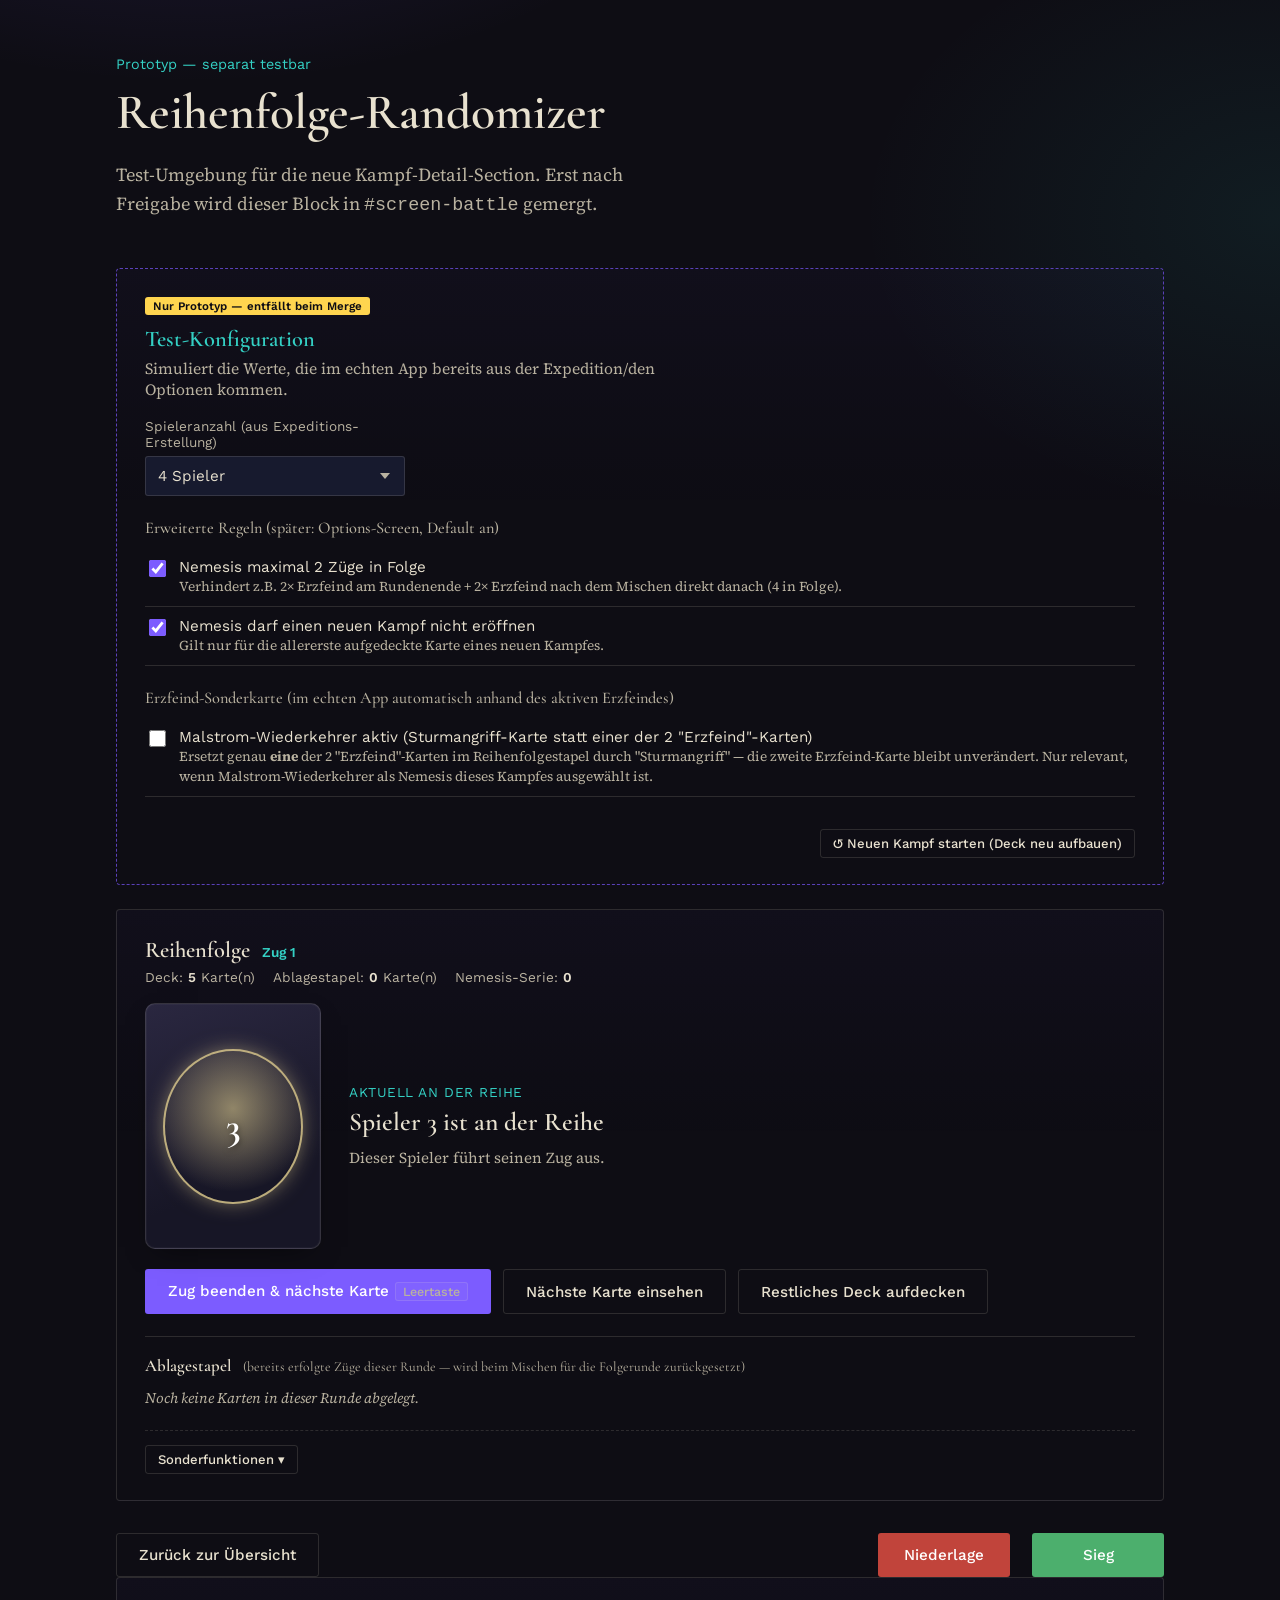
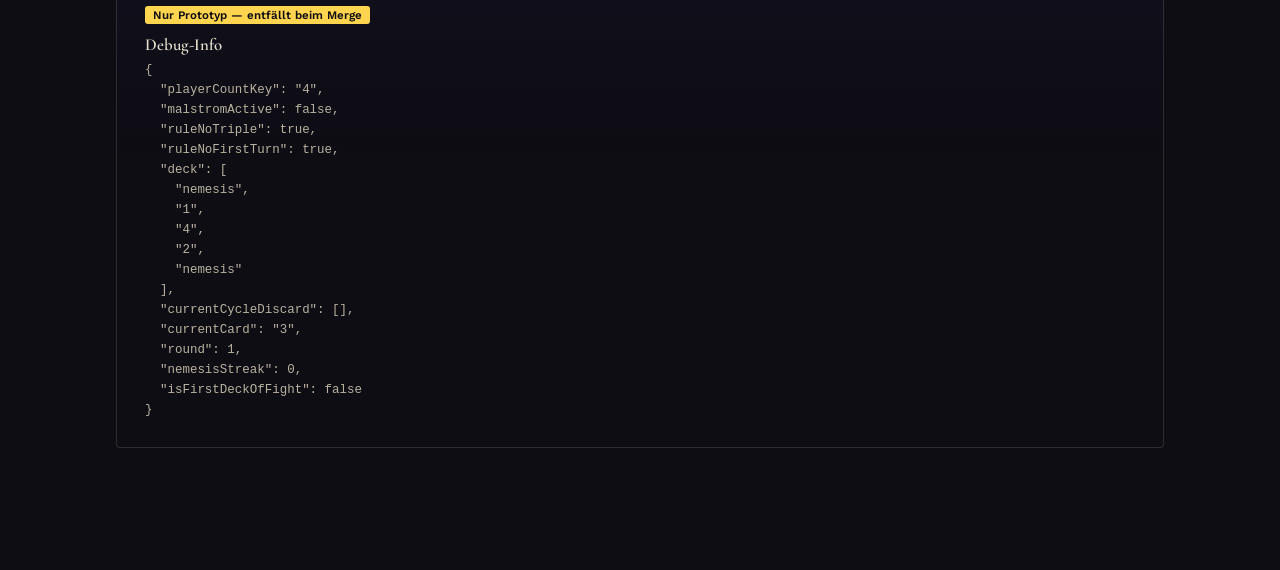
<file: archive/turn-order-randomizer-prototype.html>
<!DOCTYPE html>
<html lang="de">
<head>
<meta charset="UTF-8">
<meta name="viewport" content="width=device-width, initial-scale=1.0, viewport-fit=cover">
<title>Reihenfolge-Randomizer — Prototyp (Kampf-Detail)</title>
<link rel="preconnect" href="https://fonts.googleapis.com">
<link href="https://fonts.googleapis.com/css2?family=Cormorant+Garamond:wght@500;600;700&family=Source+Serif+4:ital,wght@0,400;0,600;1,400&family=Work+Sans:wght@400;500;600&display=swap" rel="stylesheet">
<link rel="stylesheet" href="../styles.css">
<style>
  /* ==========================================================================================
     Reihenfolge-Randomizer — eigenständiger Test-Prototyp
     --------------------------------------------------------------------------------------------
     Zweck: separat testbar machen, bevor die Section in #screen-battle (index.html/app.js)
     gemergt wird (siehe Nutzer-Vorgabe: "Damit wir diesen separat testen können, möchte ich,
     dass du diesen vorerst als separate html erzeugst. Wenn alles passt, dann mergen wir ihn.").

     Aufbau dieser Datei:
       1. Test-Konfigurationspanel (NICHT Teil des Merges — im echten App entspricht das der
          Spieleranzahl aus der Expeditions-Erstellung + den zwei Erweiterten-Regeln-Schaltern,
          die im echten Options-Screen landen).
       2. <!-- BEGIN: zu mergender Abschnitt --> ... <!-- END --> : exakt der Block, der 1:1 in
          #screen-battle wandert (oberhalb der Zurück/Sieg/Niederlage-CTAs).
       3. Mock-Actions-Zeile, rein zur Layout-Vorschau der finalen Reihenfolge im echten Screen.
       4. Debug-Panel (ebenfalls NICHT Teil des Merges).

     Alle Klassennamen der eigentlichen Randomizer-UI sind mit "tord-" (Turn ORDer) präfixiert,
     um Kollisionen mit bestehenden .styles.css-Klassen zu vermeiden.
     ========================================================================================== */

  .tord-testpanel { border: 1px dashed var(--aetherium-dim); }
  .tord-testpanel .panel__title { color: var(--breach); }

  /* ---- Statuszeile (Deck-/Ablage-Zähler, Rundeninfo) ---- */
  .tord-status {
    display: flex;
    flex-wrap: wrap;
    gap: 18px;
    font-family: var(--sans);
    font-size: 0.85rem;
    color: var(--parchment-dim);
    margin-bottom: 18px;
  }
  .tord-status strong { color: var(--parchment); font-weight: 600; }

  /* ---- Bühne: aktuelle Karte + Infotext + Aktionen ---- */
  .tord-stage {
    display: flex;
    gap: 28px;
    align-items: center;
    flex-wrap: wrap;
  }
  .tord-current-info { flex: 1; min-width: 240px; }
  .tord-current-label {
    font-family: var(--sans);
    font-size: 0.85rem;
    color: var(--breach);
    margin: 0 0 6px;
    text-transform: uppercase;
    letter-spacing: 0.04em;
  }
  .tord-current-turntext {
    font-family: var(--serif-display);
    font-size: 1.6rem;
    margin: 0 0 10px;
  }
  .tord-current-hint {
    font-family: var(--serif-body);
    color: var(--parchment-dim);
    font-size: 0.95rem;
    max-width: 46ch;
    line-height: 1.5;
    margin: 0;
  }
  /* ---- Kartenkomponente (großes Oval-Motiv, in Anlehnung an die physischen Reihenfolgekarten) ---- */
  .turn-card {
    --tc-color: var(--parchment-dim);
    flex: 0 0 auto;
    width: var(--tc-w, 150px);
    height: var(--tc-h, 210px);
    border-radius: 10px;
    background: linear-gradient(160deg, #2a2740, #171626 70%);
    border: 1px solid var(--line);
    box-shadow: 0 10px 26px -12px rgba(0,0,0,0.6), inset 0 0 0 1px rgba(255,255,255,0.03);
    display: flex;
    align-items: center;
    justify-content: center;
    position: relative;
    transition: transform 0.15s, box-shadow 0.15s;
  }
  .turn-card__oval {
    width: 78%;
    height: 62%;
    border-radius: 50%;
    background: radial-gradient(circle at 50% 38%, color-mix(in srgb, var(--tc-color) 55%, transparent), transparent 72%);
    box-shadow: 0 0 0 2px color-mix(in srgb, var(--tc-color) 70%, transparent), 0 0 22px -2px color-mix(in srgb, var(--tc-color) 60%, transparent);
    display: flex;
    align-items: center;
    justify-content: center;
  }
  .turn-card__label {
    font-family: var(--serif-display);
    font-weight: 700;
    color: #fff;
    text-shadow: 0 2px 6px rgba(0,0,0,0.5);
    text-align: center;
  }
  .turn-card--lg { --tc-w: 176px; --tc-h: 246px; }
  .turn-card--lg .turn-card__label { font-size: 2.3rem; }
  .turn-card--md { --tc-w: 108px; --tc-h: 150px; }
  .turn-card--md .turn-card__label { font-size: 1.3rem; }
  .turn-card--sm { --tc-w: 66px; --tc-h: 92px; }
  .turn-card--sm .turn-card__label { font-size: 0.82rem; }

  .turn-card--t1     { --tc-color: var(--aetherium); }
  .turn-card--t2     { --tc-color: var(--breach); }
  .turn-card--t3     { --tc-color: var(--color-zauber); }
  .turn-card--t4     { --tc-color: var(--verdant); }
  .turn-card--t12    { --tc-color: var(--color-plan); }
  .turn-card--t34    { --tc-color: var(--color-kristall); }
  .turn-card--wild   { --tc-color: var(--parchment); }
  .turn-card--nemesis   { --tc-color: var(--ember); }
  .turn-card--malstrom  { --tc-color: var(--ember); }
  .turn-card--malstrom .turn-card__oval {
    box-shadow: 0 0 0 2px color-mix(in srgb, var(--tc-color) 70%, transparent),
                0 0 0 5px color-mix(in srgb, var(--tier-s) 55%, transparent),
                0 0 26px -2px color-mix(in srgb, var(--tc-color) 70%, transparent);
    animation: tord-malstrom-pulse 2.2s ease-in-out infinite;
  }
  @keyframes tord-malstrom-pulse {
    0%, 100% { filter: brightness(1); }
    50% { filter: brightness(1.18); }
  }
  .turn-card--facedown {
    background: linear-gradient(160deg, #23213a, #14131f 70%);
  }
  .turn-card--facedown .turn-card__oval {
    background: rgba(255,255,255,0.03);
    box-shadow: inset 0 0 0 1px var(--line);
  }
  .turn-card--facedown .turn-card__label { color: var(--parchment-dim); font-size: 1.1rem; }

  .turn-card--empty {
    border-style: dashed;
    background: transparent;
    box-shadow: none;
  }
  .turn-card--empty .turn-card__oval { display: none; }
  .turn-card--empty::after {
    content: '—';
    color: var(--parchment-dim);
    font-size: 1.4rem;
  }

  /* ---- Aktionsreihe (Zug beenden, Vorschau, Deck aufdecken) ---- */
  .tord-actions {
    display: flex;
    gap: 12px;
    margin-top: 20px;
    flex-wrap: wrap;
  }
  .tord-kbd {
    display: inline-block;
    font-family: var(--sans);
    font-size: 0.78rem;
    padding: 1px 7px;
    border: 1px solid var(--line);
    border-radius: 3px;
    background: rgba(255,255,255,0.04);
    color: var(--parchment-dim);
    margin-left: 6px;
  }

  /* ---- Peek-Box ---- */
  .tord-peek {
    margin-top: 18px;
    padding: 14px 16px;
    border-radius: 4px;
    border: 1px solid var(--line);
    background: rgba(255,255,255,0.02);
    display: flex;
    align-items: center;
    gap: 16px;
  }
  .tord-peek-text {
    font-family: var(--serif-body);
    color: var(--parchment-dim);
    font-size: 0.92rem;
  }
  .tord-peek-text strong { color: var(--parchment); }

  /* ---- Aufgedecktes Deck (reorderbar) ---- */
  .tord-reveal {
    margin-top: 22px;
    padding-top: 18px;
    border-top: 1px solid var(--line);
  }
  .tord-reveal-row {
    display: flex;
    gap: 10px;
    flex-wrap: wrap;
    margin-top: 12px;
  }
  .tord-reveal-item {
    display: flex;
    flex-direction: column;
    align-items: center;
    gap: 6px;
    cursor: grab;
  }
  .tord-reveal-item.is-dragging { opacity: 0.4; }
  .tord-reveal-item__pos {
    font-family: var(--sans);
    font-size: 0.72rem;
    color: var(--parchment-dim);
  }
  .tord-reveal-item__nudge {
    display: flex;
    gap: 4px;
  }
  .tord-nudge-btn {
    font-family: var(--sans);
    font-size: 0.7rem;
    line-height: 1;
    padding: 3px 7px;
    border-radius: 3px;
    border: 1px solid var(--line);
    background: transparent;
    color: var(--parchment-dim);
    cursor: pointer;
  }
  .tord-nudge-btn:hover:not(:disabled) { border-color: var(--aetherium-dim); color: var(--parchment); }
  .tord-nudge-btn:disabled { opacity: 0.3; cursor: not-allowed; }

  /* ---- Ablagestapel / Verlauf ---- */
  .tord-history {
    margin-top: 22px;
    padding-top: 18px;
    border-top: 1px solid var(--line);
  }
  .tord-history-row {
    display: flex;
    gap: 8px;
    flex-wrap: wrap;
    margin-top: 12px;
  }
  .tord-history-item {
    display: flex;
    flex-direction: column;
    align-items: center;
    gap: 4px;
  }
  .tord-history-item__idx {
    font-family: var(--sans);
    font-size: 0.68rem;
    color: var(--parchment-dim);
  }
  .tord-history-divider {
    align-self: center;
    font-family: var(--sans);
    font-size: 0.72rem;
    color: var(--tier-s);
    padding: 0 4px;
    white-space: nowrap;
  }
  .tord-history-empty {
    font-family: var(--serif-body);
    color: var(--parchment-dim);
    font-size: 0.9rem;
    font-style: italic;
  }

  /* ---- Sonderfunktionen (seltene Ausnahmefälle, bewusst unauffällig/eingeklappt) ---- */
  .tord-special {
    margin-top: 22px;
    padding-top: 14px;
    border-top: 1px dashed var(--line);
  }
  .tord-special-body {
    margin-top: 12px;
  }
  .tord-special-actions {
    display: flex;
    gap: 10px;
    flex-wrap: wrap;
  }
  .tord-special-actions .btn.is-active {
    border-color: var(--aetherium-dim);
    color: var(--parchment);
    background: rgba(255,255,255,0.04);
  }
  .tord-special-picker-row {
    display: flex;
    gap: 10px;
    flex-wrap: wrap;
    margin-top: 12px;
  }
  .tord-special-pick {
    display: flex;
    flex-direction: column;
    align-items: center;
    gap: 6px;
    background: none;
    border: none;
    padding: 0;
    cursor: pointer;
    font-family: var(--sans);
  }
  .tord-special-pick .turn-card { transition: transform 0.12s, box-shadow 0.12s; }
  .tord-special-pick:hover .turn-card {
    transform: translateY(-3px);
    box-shadow: 0 14px 26px -12px rgba(0,0,0,0.65), inset 0 0 0 1px rgba(255,255,255,0.05);
  }
  .tord-special-pick__label {
    font-size: 0.72rem;
    color: var(--parchment-dim);
  }

  /* ---- Test-Setup-Panel (checkbox-Zeile) ---- */
  .tord-check-row {
    display: flex;
    align-items: flex-start;
    gap: 10px;
    padding: 10px 0;
    border-bottom: 1px solid var(--line);
  }
  .tord-check-row:last-child { border-bottom: none; }
  .tord-check-row input[type="checkbox"] {
    accent-color: var(--aetherium);
    width: 17px;
    height: 17px;
    margin-top: 2px;
    flex-shrink: 0;
    cursor: pointer;
  }
  .tord-check-row label { cursor: pointer; }
  .tord-check-row__title { font-family: var(--sans); font-size: 0.95rem; color: var(--parchment); display: block; }
  .tord-check-row__hint { font-family: var(--serif-body); font-size: 0.85rem; color: var(--parchment-dim); margin-top: 2px; }

  /* ---- Debug-Panel (nur Prototyp) ---- */
  .tord-debug {
    font-family: 'SF Mono', Menlo, monospace;
    font-size: 0.78rem;
    color: var(--parchment-dim);
    white-space: pre-wrap;
    line-height: 1.6;
  }
  .tord-marker {
    display: inline-block;
    font-family: var(--sans);
    font-size: 0.72rem;
    color: var(--void);
    background: var(--tier-s);
    padding: 2px 8px;
    border-radius: 3px;
    font-weight: 600;
    margin-bottom: 10px;
  }
</style>
</head>
<body>

<main id="app">

  <div class="hero">
    <p class="hero__kicker">Prototyp — separat testbar</p>
    <h1 class="hero__title">Reihenfolge-Randomizer</h1>
    <p class="hero__lede">Test-Umgebung für die neue Kampf-Detail-Section. Erst nach Freigabe wird dieser Block in <code>#screen-battle</code> gemergt.</p>
  </div>

  <!-- ============================================================
       1) TEST-KONFIGURATION — NICHT Teil des Merges.
       Im echten App: Spieleranzahl kommt aus der Expedition (app.plan),
       die zwei "Erweiterte Regeln"-Schalter wandern in #screen-options
       (Default: an, persistiert wie die übrigen Optionen).
       Die Malstrom-Erkennung erfolgt im echten App automatisch anhand
       des aktiven Erzfeindes (nem.id) statt über einen manuellen Schalter.
     ============================================================ -->
  <div class="panel tord-testpanel">
    <span class="tord-marker">Nur Prototyp — entfällt beim Merge</span>
    <div class="panel__title">Test-Konfiguration</div>
    <p class="panel__hint">Simuliert die Werte, die im echten App bereits aus der Expedition/den Optionen kommen.</p>

    <div class="field-row">
      <div class="field field--narrow">
        <span>Spieleranzahl (aus Expeditions-Erstellung)</span>
        <select id="cfgPlayerCount">
          <option value="2">2 Spieler</option>
          <option value="3">3 Spieler</option>
          <option value="4" selected>4 Spieler</option>
          <option value="4-easy">4 Spieler: einfaches Spiel</option>
        </select>
      </div>
    </div>

    <div class="group-label">Erweiterte Regeln (später: Options-Screen, Default an)</div>
    <div class="tord-check-row">
      <input type="checkbox" id="cfgRuleNoTriple" checked>
      <label for="cfgRuleNoTriple">
        <span class="tord-check-row__title">Nemesis maximal 2 Züge in Folge</span>
        <span class="tord-check-row__hint">Verhindert z.B. 2× Erzfeind am Rundenende + 2× Erzfeind nach dem Mischen direkt danach (4 in Folge).</span>
      </label>
    </div>
    <div class="tord-check-row">
      <input type="checkbox" id="cfgRuleNoFirstTurn" checked>
      <label for="cfgRuleNoFirstTurn">
        <span class="tord-check-row__title">Nemesis darf einen neuen Kampf nicht eröffnen</span>
        <span class="tord-check-row__hint">Gilt nur für die allererste aufgedeckte Karte eines neuen Kampfes.</span>
      </label>
    </div>

    <div class="group-label">Erzfeind-Sonderkarte (im echten App automatisch anhand des aktiven Erzfeindes)</div>
    <div class="tord-check-row">
      <input type="checkbox" id="cfgMalstrom">
      <label for="cfgMalstrom">
        <span class="tord-check-row__title">Malstrom-Wiederkehrer aktiv (Sturmangriff-Karte statt einer der 2 "Erzfeind"-Karten)</span>
        <span class="tord-check-row__hint">Ersetzt genau <strong>eine</strong> der 2 "Erzfeind"-Karten im Reihenfolgestapel durch "Sturmangriff" — die zweite Erzfeind-Karte bleibt unverändert. Nur relevant, wenn Malstrom-Wiederkehrer als Nemesis dieses Kampfes ausgewählt ist.</span>
      </label>
    </div>

    <div class="actions actions--end">
      <button class="btn btn--ghost btn--small" id="btnNewFight">↺ Neuen Kampf starten (Deck neu aufbauen)</button>
    </div>
  </div>

  <!-- ============================================================
       BEGIN: zu mergender Abschnitt
       Ziel: #screen-battle in index.html, direkt ÜBER der .actions-Zeile
       mit "Zurück zur Übersicht" / "Niederlage" / "Sieg".
     ============================================================ -->
  <div class="panel" id="tordPanel">
    <div class="panel__title">Reihenfolge <span class="count-badge" id="tordRoundBadge"></span></div>

    <div class="tord-status" id="tordStatus"></div>

    <div class="tord-stage">
      <div id="tordCurrentCardSlot"></div>
      <div class="tord-current-info">
        <p class="tord-current-label" id="tordCurrentLabel">Aktuell an der Reihe</p>
        <h2 class="tord-current-turntext" id="tordCurrentTurnText"></h2>
        <p class="tord-current-hint" id="tordCurrentHint"></p>
      </div>
    </div>

    <div class="tord-actions">
      <button class="btn btn--primary" id="btnAdvanceTurn">Zug beenden &amp; nächste Karte<span class="tord-kbd">Leertaste</span></button>
      <button class="btn btn--ghost" id="btnPeek">Nächste Karte einsehen</button>
      <button class="btn btn--ghost" id="btnRevealDeck">Restliches Deck aufdecken</button>
    </div>

    <div id="tordPeekSlot"></div>

    <div class="tord-reveal" id="tordRevealSection" hidden>
      <div class="panel__title" style="font-size:1.05rem;">Aufgedecktes Deck <span style="color:var(--parchment-dim); font-weight:400; font-size:0.85rem;">(Reihenfolge per Drag &amp; Drop oder Pfeile anpassbar)</span></div>
      <p class="panel__hint" style="margin-bottom:6px;">Die linkeste Karte wird als nächstes gezogen.</p>
      <div class="tord-reveal-row" id="tordRevealRow"></div>
      <div class="actions actions--start">
        <button class="btn btn--ghost btn--small" id="btnHideReveal">Wieder verdecken</button>
      </div>
    </div>

    <div class="tord-history">
      <div class="panel__title" style="font-size:1.05rem;">Ablagestapel <span style="color:var(--parchment-dim); font-weight:400; font-size:0.85rem;">(bereits erfolgte Züge dieser Runde — wird beim Mischen für die Folgerunde zurückgesetzt)</span></div>
      <div class="tord-history-row" id="tordHistoryRow"></div>
    </div>

    <div class="tord-special">
      <button class="btn btn--ghost btn--small" id="btnToggleSpecial">Sonderfunktionen ▾</button>
      <div class="tord-special-body" id="tordSpecialBody" hidden>
        <p class="panel__hint">Nur für seltene Sonderfälle (z. B. Karten- oder Nemesis-Effekte, die eine bereits abgelegte Karte dieser Runde zurück ins Deck mischen).</p>
        <div class="tord-special-actions">
          <button class="btn btn--ghost btn--small" id="btnSpecialPlayer">Spielerkarte zurückmischen</button>
          <button class="btn btn--ghost btn--small" id="btnSpecialNemesis">Erzfeindkarte zurückmischen</button>
        </div>
        <div id="tordSpecialPickerRow"></div>
      </div>
    </div>
  </div>
  <!-- ============================================================
       END: zu mergender Abschnitt
     ============================================================ -->

  <div class="actions">
    <button class="btn btn--ghost" id="btnMockBack">Zurück zur Übersicht</button>
    <div class="actions actions--outcome-gap">
      <button class="btn btn--loss" id="btnMockLoss">Niederlage</button>
      <button class="btn btn--victory" id="btnMockWin">Sieg</button>
    </div>
  </div>

  <!-- ============================================================
       DEBUG — NICHT Teil des Merges. Zeigt internen State zur Kontrolle
       der Regel-Logik (Streak, Fight-Start-Flag, Zyklus-Zähler).
     ============================================================ -->
  <div class="panel">
    <span class="tord-marker">Nur Prototyp — entfällt beim Merge</span>
    <div class="panel__title" style="font-size:1.05rem;">Debug-Info</div>
    <div class="tord-debug" id="tordDebug"></div>
  </div>

</main>

<div class="toast" id="toast" hidden></div>

<script>
/* ================================================================================================
   REIHENFOLGE-RANDOMIZER — Kernlogik
   ------------------------------------------------------------------------------------------------
   Offizielle Regel (Aeon's End, Reihenfolgedeck):
     "Locate the turn order cards based on selected number of players. Shuffle and place facedown
      on the table. This is the turn order deck."
     "At the start of each turn, flip the top card of the turn order deck over into a discard pile
      of turn order cards."
     "The revealed player or nemesis now takes their turn."
     "When the turn order deck is empty and a new card must be drawn or revealed, shuffle the
      discard pile to form a new turn order deck and draw the top card."
     "Do not shuffle the discard pile until you need to draw or reveal a new card."

   Randomisierung ist hier bewusst NICHT seed-deterministisch (anders als der Rest der App via
   seededRng/seededShuffle in plan.js) — der Nutzer will für den Reihenfolge-Randomizer eine
   komplett frische Zufälligkeit bei jedem Mischvorgang, ohne Bias/Gedächtnis.
   ================================================================================================ */

// ---- Deck-Zusammensetzung je Spieleranzahl (immer exakt 6 Karten: 4 Spieler-Slots + 2 Nemesis-Slots) ----
const PLAYER_COUNT_DECKS = {
  '2':      ['1', '1', '2', '2', 'nemesis', 'nemesis'],
  '3':      ['1', '2', '3', 'wild', 'nemesis', 'nemesis'],
  '4':      ['1', '2', '3', '4', 'nemesis', 'nemesis'],
  '4-easy': ['1-2', '1-2', '3-4', '3-4', 'nemesis', 'nemesis'],
};

// ---- Kartentyp-Metadaten (deutsche Beschriftung; Referenzkarten sind englisch — Mapping laut
//      Nutzer-Vorgabe: "Eure Wahl" = Wild, "Erzfeind" = Nemesis, "Sturmangriff" = Malstrom) ----
// sfx: Platzhalter-ID für zukünftige Soundeffekte je Karte (Punkt: "Perspektivisch soll jede
// Reihenfolgekarte einen eigenen Soundeffekt bekommen" — Architektur jetzt schon vorsehen, auch
// wenn noch keine echten Dateien existieren; playSfx() schlägt lautlos fehl, falls Datei fehlt,
// analog zum bestehenden SFX-Muster in app.js).
const CARD_META = {
  '1':        { label: '1',      cls: 't1',      turnText: 'Spieler 1 ist an der Reihe',              isNemesis: false, sfx: 'turn_1' },
  '2':        { label: '2',      cls: 't2',      turnText: 'Spieler 2 ist an der Reihe',              isNemesis: false, sfx: 'turn_2' },
  '3':        { label: '3',      cls: 't3',      turnText: 'Spieler 3 ist an der Reihe',              isNemesis: false, sfx: 'turn_3' },
  '4':        { label: '4',      cls: 't4',      turnText: 'Spieler 4 ist an der Reihe',              isNemesis: false, sfx: 'turn_4' },
  '1-2':      { label: '1/2',    cls: 't12',     turnText: 'Spieler 1 oder 2 ist an der Reihe',       isNemesis: false, sfx: 'turn_1_2' },
  '3-4':      { label: '3/4',    cls: 't34',     turnText: 'Spieler 3 oder 4 ist an der Reihe',       isNemesis: false, sfx: 'turn_3_4' },
  'wild':     { label: 'Eure Wahl', cls: 'wild', turnText: 'Ein Spieler eurer Wahl ist an der Reihe', isNemesis: false, sfx: 'turn_wild' },
  'nemesis':  { label: 'Erzfeind', cls: 'nemesis', turnText: 'Der Erzfeind ist an der Reihe',         isNemesis: true,  sfx: 'turn_nemesis' },
  'malstrom_assault': {
    // Kurzes Label statt "Sturmangriff", damit es analog zu "Erzfeind" gut auf das Kartenoval
    // passt. Der Sonderregel-Effekt (Schaden je Marker) wird bewusst NICHT in dieser Karte
    // abgebildet — sie ist im Kern nur eine spezielle Erzfeind-Karte, deren Regeltext am Tisch
    // nachgeschlagen wird, nicht hier im Randomizer.
    label: 'Malstrom', cls: 'malstrom', turnText: 'Sturmangriff — Malstrom-Wiederkehrer ist an der Reihe',
    isNemesis: true, sfx: 'turn_malstrom',
  },
};

// ---- SFX-Stub: Architektur für künftige Soundeffekte je Reihenfolgekarte. Dateien existieren
//      aktuell noch nicht -> play() schlägt einfach lautlos fehl (.catch), analog zu playSfx()
//      in app.js. Sobald echte Dateien vorhanden sind, reicht es, sie unter dem sfx-Key abzulegen. */
const TORD_SFX_FILES = {
  // turn_1: 'soundeffects/turn_1.mp3', usw. — bewusst noch leer, siehe Kommentar oben.
};
function playTordSfx(sfxKey) {
  const src = TORD_SFX_FILES[sfxKey];
  if (!src) return;
  try {
    const audio = new Audio(src);
    audio.play().catch(() => {});
  } catch (e) { /* ignore */ }
}

// ---- State ----
const state = {
  playerCountKey: '4',
  malstromActive: false,
  ruleNoTriple: true,
  ruleNoFirstTurn: true,

  deck: [],              // Karten (Typ-Keys) der AKTUELLEN Runde, Index 0 = nächste zu ziehende Karte
  currentCycleDiscard: [], // Ablagestapel NUR der aktuellen Runde — wird beim Neu-Mischen für die
                           // Folgerunde geleert (Anzeige soll immer nur "diese Runde" zeigen).
  currentCard: null,      // Typ-Key der aktuell aufgedeckten Karte
  round: 0,               // Anzahl bereits aufgedeckter Karten in diesem Kampf (fortlaufend, über alle Runden)
  nemesisStreak: 0,        // Anzahl Nemesis-Züge in ununterbrochener Folge (überlebt Mischen!)
  isFirstDeckOfFight: true, // nur die ALLERERSTE Karte des Kampfes darf durch die "kein Start"-Regel blockiert werden
  peekOpen: false,
  revealOpen: false,

  // Sonderfunktionen (selten benötigt, daher standardmäßig eingeklappt):
  specialOpen: false,       // Bereich "Sonderfunktionen" generell auf-/zugeklappt
  specialPickerMode: null,  // 'player' | 'nemesis' | null — welcher der beiden Picker gerade offen ist
};

function buildDeckList() {
  const base = PLAYER_COUNT_DECKS[state.playerCountKey].slice();
  if (state.malstromActive) {
    // Ersetzt genau eine der 2 "nemesis"-Karten durch die Sturmangriff-Sonderkarte.
    const idx = base.indexOf('nemesis');
    if (idx !== -1) base[idx] = 'malstrom_assault';
  }
  return base;
}

function isNemesisType(cardKey) {
  const meta = CARD_META[cardKey];
  return !!(meta && meta.isNemesis);
}

function shuffle(arr) {
  const copy = arr.slice();
  for (let i = copy.length - 1; i > 0; i--) {
    const j = Math.floor(Math.random() * (i + 1));
    [copy[i], copy[j]] = [copy[j], copy[i]];
  }
  return copy;
}

// Regel-konformes Mischen per Rejection Sampling: mischt so lange neu, bis die aktiven
// Erweiterten Regeln erfüllt sind. `carriedStreak` = Nemesis-Streak, der über den Mischvorgang
// hinweg weiterzählt (Regeln gelten ÜBER Misch-Grenzen hinweg, siehe Nutzer-Beispiel:
// "2x Erzfeind am Rundenende -> mischen -> 2x Erzfeind am Rundenanfang" darf NICHT 4 in Folge ergeben).
function shuffleRespectingRules(cards, { carriedStreak, isFightStart }) {
  const MAX_TRIES = 1000;
  for (let attempt = 0; attempt < MAX_TRIES; attempt++) {
    const candidate = shuffle(cards);

    if (state.ruleNoFirstTurn && isFightStart && isNemesisType(candidate[0])) continue;

    if (state.ruleNoTriple) {
      let streak = carriedStreak;
      let violated = false;
      for (const cardKey of candidate) {
        if (isNemesisType(cardKey)) {
          streak++;
          if (streak > 2) { violated = true; break; }
        } else {
          streak = 0;
        }
      }
      if (violated) continue;
    }

    return candidate;
  }
  // Fallback (sollte praktisch nie erreicht werden, da immer erfüllbare Anordnungen existieren):
  return shuffle(cards);
}

function startNewFight() {
  state.deck = shuffleRespectingRules(buildDeckList(), { carriedStreak: 0, isFightStart: true });
  state.currentCycleDiscard = [];
  state.currentCard = null;
  state.round = 0;
  state.nemesisStreak = 0;
  state.isFirstDeckOfFight = true;
  state.peekOpen = false;
  state.revealOpen = false;
  state.specialPickerMode = null;
  // Direkt die erste Karte aufdecken, statt einen leeren "Kampf noch nicht gestartet"-Zustand
  // anzuzeigen — advanceTurn() zieht hier einfach die oberste Karte des frisch gemischten Decks.
  advanceTurn();
}

// Zieht (bzw. deckt auf) die nächste Karte. Mischt NUR hier lazily nach, wenn das Deck leer ist —
// peek()/revealDeck() dürfen laut Regel ("Do not shuffle the discard pile until you need to draw
// or reveal a new card") niemals selbst einen Mischvorgang auslösen.
function advanceTurn() {
  const justFinishedCard = state.currentCard;

  if (state.deck.length === 0) {
    // Die Runde ist komplett aufgedeckt -> für die Folgerunde neu mischen. Der Pool sind alle
    // Karten dieser Runde: der bisherige Ablagestapel + die gerade aktive letzte Karte (die
    // physisch ebenfalls im Ablagestapel liegt, exakt wie die offizielle Regel: "shuffle the
    // discard pile to form a new turn order deck").
    const pool = state.currentCycleDiscard.concat(justFinishedCard !== null ? [justFinishedCard] : []);
    state.deck = shuffleRespectingRules(pool, {
      carriedStreak: state.nemesisStreak,
      isFightStart: false, // die "kein Start"-Regel gilt nur für die ALLERERSTE Karte des Kampfes
    });
    // Ablagestapel-Anzeige: zurücksetzen, da die neue Runde bei 0 aufgedeckten Karten beginnt.
    state.currentCycleDiscard = [];
  } else if (justFinishedCard !== null) {
    state.currentCycleDiscard.push(justFinishedCard);
  }

  state.currentCard = state.deck.shift();
  state.round++;
  state.isFirstDeckOfFight = false;
  state.peekOpen = false;
  state.revealOpen = false;
  // Der Ablagestapel dieser Runde hat sich gerade verändert (neue Karte dazu, ggf. neu gemischt) —
  // ein noch offener Sonderfunktionen-Picker würde sonst eine Karte zeigen, die es so nicht mehr gibt.
  state.specialPickerMode = null;

  if (isNemesisType(state.currentCard)) {
    state.nemesisStreak++;
  } else {
    state.nemesisStreak = 0;
  }

  playTordSfx(CARD_META[state.currentCard].sfx);
  render();
}

// Peek = rein lesend, löst NIE ein Mischen aus. Wenn das Deck gerade leer ist (letzte Karte wurde
// bereits aufgedeckt, aktueller Zug aber noch nicht beendet), gibt es laut Regel keine "nächste
// Karte" — das Mischen darf erst beim nächsten tatsächlichen Zug-Ende passieren.
function peekNextCard() {
  return state.deck.length > 0 ? state.deck[0] : null;
}

function toggleRevealDeck() {
  state.revealOpen = !state.revealOpen;
  render();
}

function togglePeek() {
  state.peekOpen = !state.peekOpen;
  render();
}

function moveRevealCard(fromIndex, toIndex) {
  if (toIndex < 0 || toIndex >= state.deck.length || fromIndex === toIndex) return;
  const [moved] = state.deck.splice(fromIndex, 1);
  state.deck.splice(toIndex, 0, moved);
  render();
}

// ---- Sonderfunktionen: seltene Ausnahmefälle, in denen eine bereits abgelegte Karte dieser
//      Runde (z.B. durch einen Karten- oder Nemesis-Effekt) zurück ins Deck gemischt wird. ----
function isPlayerCardType(typeKey) {
  return !CARD_META[typeKey].isNemesis;
}
function isGeneralNemesisType(typeKey) {
  // Bewusst NUR die reguläre "Erzfeind"-Karte, nicht die Malstrom-Sonderkarte — die zählt als
  // eigener Spezialfall und ist hier nicht gemeint ("1 allgemeine Erzfeindkarte").
  return typeKey === 'nemesis';
}

// Liefert die im Ablagestapel dieser Runde vorhandenen Kartentypen, die zum Filter passen —
// dedupliziert mit Anzahl (z.B. bei 2 Spielern kann "1" zweimal im Ablagestapel liegen).
function distinctDiscardTypes(filterFn) {
  const counts = new Map();
  state.currentCycleDiscard.forEach((typeKey) => {
    if (!filterFn(typeKey)) return;
    counts.set(typeKey, (counts.get(typeKey) || 0) + 1);
  });
  return counts;
}

function toggleSpecial() {
  state.specialOpen = !state.specialOpen;
  if (!state.specialOpen) state.specialPickerMode = null;
  render();
}

function setSpecialPickerMode(mode) {
  state.specialPickerMode = state.specialPickerMode === mode ? null : mode;
  render();
}

// Nimmt genau EIN Exemplar von typeKey aus dem Ablagestapel dieser Runde und mischt es zurück
// ins aktuelle Deck — unter Beachtung der Erweiterten Regeln, analog zum normalen Neu-Mischen.
function returnDiscardCardToDeck(typeKey) {
  const idx = state.currentCycleDiscard.indexOf(typeKey);
  if (idx === -1) return;
  state.currentCycleDiscard.splice(idx, 1);
  state.deck = shuffleRespectingRules(state.deck.concat([typeKey]), {
    carriedStreak: state.nemesisStreak,
    isFightStart: false,
  });
  state.specialPickerMode = null;
  render();
}

// ---- Rendering ----
function cardEl({ typeKey, size, faceDown }) {
  if (faceDown) {
    return `<div class="turn-card turn-card--${size} turn-card--facedown"><div class="turn-card__oval"><span class="turn-card__label">?</span></div></div>`;
  }
  if (!typeKey) {
    return `<div class="turn-card turn-card--${size} turn-card--empty"></div>`;
  }
  const meta = CARD_META[typeKey];
  return `<div class="turn-card turn-card--${size} turn-card--${meta.cls}"><div class="turn-card__oval"><span class="turn-card__label">${meta.label}</span></div></div>`;
}

function render() {
  renderStatus();
  renderStage();
  renderPeek();
  renderReveal();
  renderHistory();
  renderSpecial();
  renderDebug();
}

function renderStatus() {
  const el = document.getElementById('tordStatus');
  const roundBadge = document.getElementById('tordRoundBadge');
  roundBadge.textContent = state.round > 0 ? `Zug ${state.round}` : '';
  el.innerHTML = `
    <span>Deck: <strong>${state.deck.length}</strong> Karte(n)</span>
    <span>Ablagestapel: <strong>${state.currentCycleDiscard.length}</strong> Karte(n)</span>
    <span>Nemesis-Serie: <strong>${state.nemesisStreak}</strong></span>
  `;
}

function renderStage() {
  const slot = document.getElementById('tordCurrentCardSlot');
  const label = document.getElementById('tordCurrentLabel');
  const turnText = document.getElementById('tordCurrentTurnText');
  const hint = document.getElementById('tordCurrentHint');

  if (state.currentCard === null) {
    slot.innerHTML = cardEl({ typeKey: null, size: 'lg', faceDown: false });
    label.textContent = 'Noch kein Zug';
    turnText.textContent = 'Kampf noch nicht gestartet';
    hint.textContent = 'Klicke unten auf "Zug beenden & nächste Karte" (oder Leertaste), um den Kampf zu beginnen.';
    return;
  }

  const meta = CARD_META[state.currentCard];
  slot.innerHTML = cardEl({ typeKey: state.currentCard, size: 'lg', faceDown: false });
  label.textContent = 'Aktuell an der Reihe';
  turnText.textContent = meta.turnText;
  hint.textContent = meta.isNemesis
    ? 'Der Erzfeind führt seinen Zug gemäß seiner Karte aus.'
    : 'Dieser Spieler führt seinen Zug aus.';
}

function renderPeek() {
  const slot = document.getElementById('tordPeekSlot');
  const btn = document.getElementById('btnPeek');
  btn.textContent = state.peekOpen ? 'Vorschau schließen' : 'Nächste Karte einsehen';

  if (!state.peekOpen) { slot.innerHTML = ''; return; }

  const next = peekNextCard();
  if (next === null) {
    slot.innerHTML = `
      <div class="tord-peek">
        ${cardEl({ typeKey: null, size: 'sm', faceDown: false })}
        <p class="tord-peek-text">Keine nächste Karte verfügbar — das Deck ist leer und wird erst beim nächsten Zugende neu gemischt.</p>
      </div>`;
    return;
  }
  const meta = CARD_META[next];
  slot.innerHTML = `
    <div class="tord-peek">
      ${cardEl({ typeKey: next, size: 'sm', faceDown: false })}
      <p class="tord-peek-text">Als Nächstes: <strong>${meta.label}</strong> — ${meta.turnText}</p>
    </div>`;
}

function renderReveal() {
  const section = document.getElementById('tordRevealSection');
  const row = document.getElementById('tordRevealRow');
  const btn = document.getElementById('btnRevealDeck');
  btn.textContent = state.revealOpen ? 'Deck wieder verdecken' : 'Restliches Deck aufdecken';
  section.hidden = !state.revealOpen;
  if (!state.revealOpen) { row.innerHTML = ''; return; }

  row.innerHTML = state.deck.map((typeKey, i) => {
    return `
      <div class="tord-reveal-item" draggable="true" data-reveal-index="${i}">
        <span class="tord-reveal-item__pos">${i === 0 ? 'als nächstes' : `Position ${i + 1}`}</span>
        ${cardEl({ typeKey, size: 'md', faceDown: false })}
        <div class="tord-reveal-item__nudge">
          <button class="tord-nudge-btn" data-action="move-left" data-index="${i}" ${i === 0 ? 'disabled' : ''} title="Nach links (früher)">◂</button>
          <button class="tord-nudge-btn" data-action="move-right" data-index="${i}" ${i === state.deck.length - 1 ? 'disabled' : ''} title="Nach rechts (später)">▸</button>
        </div>
      </div>`;
  }).join('');

  bindRevealInteractions(row);
}

function bindRevealInteractions(row) {
  let dragSrcIndex = null;
  row.querySelectorAll('[data-reveal-index]').forEach((itemEl) => {
    itemEl.addEventListener('dragstart', () => {
      dragSrcIndex = Number(itemEl.dataset.revealIndex);
      itemEl.classList.add('is-dragging');
    });
    itemEl.addEventListener('dragend', () => itemEl.classList.remove('is-dragging'));
    itemEl.addEventListener('dragover', (e) => e.preventDefault());
    itemEl.addEventListener('drop', (e) => {
      e.preventDefault();
      const targetIndex = Number(itemEl.dataset.revealIndex);
      if (dragSrcIndex !== null) moveRevealCard(dragSrcIndex, targetIndex);
      dragSrcIndex = null;
    });
  });
  row.querySelectorAll('[data-action="move-left"]').forEach((btn) => {
    btn.addEventListener('click', () => {
      const i = Number(btn.dataset.index);
      moveRevealCard(i, i - 1);
    });
  });
  row.querySelectorAll('[data-action="move-right"]').forEach((btn) => {
    btn.addEventListener('click', () => {
      const i = Number(btn.dataset.index);
      moveRevealCard(i, i + 1);
    });
  });
}

// Ablagestapel zeigt bewusst NUR die bereits aufgedeckten Karten der AKTUELLEN Runde (nicht die
// gerade aktive Karte selbst, die ja noch oben in der "Aktuell an der Reihe"-Bühne steht) — bei
// z.B. 6 Karten ist das Ablagestapel bei der 6. (letzten) offenen Karte also 5 Karten groß.
// Sobald für die Folgerunde neu gemischt wird, wird currentCycleDiscard in advanceTurn() geleert,
// wodurch diese Anzeige automatisch wieder bei 0 startet.
function renderHistory() {
  const row = document.getElementById('tordHistoryRow');
  if (state.currentCycleDiscard.length === 0) {
    row.innerHTML = '<span class="tord-history-empty">Noch keine Karten in dieser Runde abgelegt.</span>';
    return;
  }

  row.innerHTML = state.currentCycleDiscard.map((typeKey, i) => `
      <div class="tord-history-item">
        <span class="tord-history-item__idx">${i + 1}</span>
        ${cardEl({ typeKey, size: 'sm', faceDown: false })}
      </div>`).join('');
}

function renderSpecial() {
  const body = document.getElementById('tordSpecialBody');
  const toggleBtn = document.getElementById('btnToggleSpecial');
  toggleBtn.textContent = state.specialOpen ? 'Sonderfunktionen ▴' : 'Sonderfunktionen ▾';
  body.hidden = !state.specialOpen;
  if (!state.specialOpen) return;

  const playerBtn = document.getElementById('btnSpecialPlayer');
  const nemesisBtn = document.getElementById('btnSpecialNemesis');
  playerBtn.classList.toggle('is-active', state.specialPickerMode === 'player');
  nemesisBtn.classList.toggle('is-active', state.specialPickerMode === 'nemesis');

  const row = document.getElementById('tordSpecialPickerRow');
  if (state.specialPickerMode === null) { row.innerHTML = ''; return; }

  const filterFn = state.specialPickerMode === 'player' ? isPlayerCardType : isGeneralNemesisType;
  const counts = distinctDiscardTypes(filterFn);

  if (counts.size === 0) {
    row.innerHTML = '<p class="tord-history-empty" style="margin-top:10px;">Keine passende Karte im Ablagestapel dieser Runde.</p>';
    return;
  }

  const items = [];
  counts.forEach((count, typeKey) => {
    const meta = CARD_META[typeKey];
    items.push(`
      <button class="tord-special-pick" type="button" data-return-type="${typeKey}" title="Zurück ins Deck mischen">
        ${cardEl({ typeKey, size: 'sm', faceDown: false })}
        <span class="tord-special-pick__label">${meta.label}${count > 1 ? ` ×${count}` : ''}</span>
      </button>`);
  });
  row.innerHTML = `<div class="tord-special-picker-row">${items.join('')}</div>`;

  row.querySelectorAll('[data-return-type]').forEach((btn) => {
    btn.addEventListener('click', () => returnDiscardCardToDeck(btn.dataset.returnType));
  });
}

function renderDebug() {
  const el = document.getElementById('tordDebug');
  el.textContent = JSON.stringify({
    playerCountKey: state.playerCountKey,
    malstromActive: state.malstromActive,
    ruleNoTriple: state.ruleNoTriple,
    ruleNoFirstTurn: state.ruleNoFirstTurn,
    deck: state.deck,
    currentCycleDiscard: state.currentCycleDiscard,
    currentCard: state.currentCard,
    round: state.round,
    nemesisStreak: state.nemesisStreak,
    isFirstDeckOfFight: state.isFirstDeckOfFight,
  }, null, 2);
}

// ---- Toast (rein für die Mock-CTAs unten, minimal, analog zum bestehenden .toast-Muster) ----
let toastTimer = null;
function showToast(msg) {
  const el = document.getElementById('toast');
  el.textContent = msg;
  el.hidden = false;
  clearTimeout(toastTimer);
  toastTimer = setTimeout(() => { el.hidden = true; }, 1800);
}

// ---- Events ----
document.getElementById('cfgPlayerCount').addEventListener('change', (e) => {
  state.playerCountKey = e.target.value;
  startNewFight();
});
document.getElementById('cfgMalstrom').addEventListener('change', (e) => {
  state.malstromActive = e.target.checked;
  startNewFight();
});
document.getElementById('cfgRuleNoTriple').addEventListener('change', (e) => {
  state.ruleNoTriple = e.target.checked;
  render();
});
document.getElementById('cfgRuleNoFirstTurn').addEventListener('change', (e) => {
  state.ruleNoFirstTurn = e.target.checked;
  render();
});
document.getElementById('btnNewFight').addEventListener('click', startNewFight);

document.getElementById('btnAdvanceTurn').addEventListener('click', advanceTurn);
document.getElementById('btnPeek').addEventListener('click', togglePeek);
document.getElementById('btnRevealDeck').addEventListener('click', toggleRevealDeck);
document.getElementById('btnHideReveal').addEventListener('click', toggleRevealDeck);

document.getElementById('btnToggleSpecial').addEventListener('click', toggleSpecial);
document.getElementById('btnSpecialPlayer').addEventListener('click', () => setSpecialPickerMode('player'));
document.getElementById('btnSpecialNemesis').addEventListener('click', () => setSpecialPickerMode('nemesis'));

document.getElementById('btnMockBack').addEventListener('click', () => showToast('Platzhalter — nur Layout-Vorschau ("Zurück zur Übersicht")'));
document.getElementById('btnMockLoss').addEventListener('click', () => showToast('Platzhalter — nur Layout-Vorschau ("Niederlage")'));
document.getElementById('btnMockWin').addEventListener('click', () => showToast('Platzhalter — nur Layout-Vorschau ("Sieg")'));

// Leertaste = Zug beenden & nächste Karte, außer der Fokus liegt gerade auf einem Formularelement
// (Checkbox/Select/Button etc.) — dort soll Leertaste weiterhin ihr natives Verhalten haben
// (z.B. Checkbox toggeln), statt vom Randomizer "gestohlen" zu werden.
document.addEventListener('keydown', (e) => {
  if (e.code !== 'Space') return;
  const tag = (e.target.tagName || '').toLowerCase();
  if (['input', 'select', 'textarea', 'button'].includes(tag)) return;
  e.preventDefault();
  advanceTurn();
});

// ---- Init ----
startNewFight();
</script>

</body>
</html>
</file>
<file: styles.css>
:root {
  --void: #0e0d14;
  --deep: #171a2e;
  --deep-2: #1f2340;
  --aetherium: #7c5cff;
  --aetherium-dim: #5a41b8;
  --breach: #34d0c4;
  --parchment: #e8e1cf;
  --parchment-dim: #b9b2a0;
  --ember: #c1443b;
  --line: rgba(232, 225, 207, 0.14);
  /* Punkt 25: eigene Statusfarbe für besiegte Erzfeinde (grün), unabhängig von --select
     (Karten-Auswahl-Indikator), damit beide Bedeutungen visuell nicht verschmelzen. */
  --verdant: #4caf6d;
  --verdant-dim: #1c3a24;
  /* Auswahl-Indikator für Karten: bewusst unabhängig von den Kartentyp-Farben (--color-*),
     damit "ausgewählt" immer klar erkennbar bleibt, egal welche Subtyp-Einfärbung die Karte hat. */
  --select: #57d768;

  /* Einheitliche Kartentyp-Palette (Punkt 3/6). Kristall/Relic/Zauber orientieren sich an den
     Original-Randomizer-Tönen (siehe Kommentar bei AEONS_DATA.marketSetups in data.js); die
     Schatz-Stufen greifen die Original-treasureColors aus mainTheme.ts auf (Stufe I = Bronze/Kupfer,
     Stufe II = Indigo/Violett, Stufe III = Gold) und sind tonal an Kristall/Relic/Zauber angepasst.
     Angriff/Plan/Monster (Nemesis-Kartentypen, Punkt 6) sind neu definiert, aber im selben
     Sättigungs-/Helligkeitsbereich gehalten, damit alle Kategorien harmonisch wirken. */
  --color-zauber: #eedb96;
  --color-zauber-dim: #3c3520;
  --color-kristall: #8ebbcc;
  --color-kristall-dim: #22373f;
  --color-relic: #94c1f4;
  --color-relic-dim: #1f2f42;
  /* Werte aus card-component-preview.html übernommen (Nutzer-Vorgabe): näher an der
     Kristall/Relic/Zauber-Sättigung als die vorherigen Platzhalterfarben. */
  --color-schatz-1: #d6c785;
  --color-schatz-1-dim: #3c3720;
  --color-schatz-1-shard: #bda9d1;
  --color-schatz-1-shard-dim: #33283e;
  --color-schatz-1-spell: #d6c785;
  --color-schatz-1-spell-dim: #3c3720;
  --color-schatz-2: #6ac8bf;
  --color-schatz-2-dim: #1c3b38;
  --color-schatz-3: #ebbf47;
  --color-schatz-3-dim: #413516;
  /* Nutzer-Vorschlag (Angriff #d5c4d4/Plan #fef192/Monster #fdfffd) tonal an die bestehende
     Farbskala angeglichen: gleiche Sättigungs-/Helligkeitsliga wie Zauber/Kristall/Relic statt der
     vom Nutzer vorgeschlagenen sehr blassen/entsättigten Werte, die auf dunklem Grund kaum
     Kontrast/Charakter gehabt hätten. Zusätzlich Angriff/Monster deutlich im Farbton auseinander-
     gezogen (Nutzer-Feedback: beide lagen sich vorher zu nahe) — Plan=Gelb (H53°), Angriff=Pink/
     Magenta (H330°), Monster=Lila (H288°, Nutzer-Wunsch statt Grün) — gleichmäßig über den
     Farbkreis verteilt statt benachbart. */
  --color-angriff: #d3699e;
  --color-angriff-dim: #381e2b;
  --color-plan: #d3c769;
  --color-plan-dim: #38351e;
  --color-monster: #b56bc7;
  --color-monster-dim: #331e38;

  /* Magier-Karte ("lang"): eigener, kühl-metallischer Ton, bewusst abgesetzt von den warmen
     Zauber/Schatz-Farben und dem satten Kristall/Relic/Monster-Violett/Blau. */
  --color-magier: #9fb2c8;
  --color-magier-dim: #232b36;

  /* Tier-Rating Magier (aus card-component-preview.html übernommen): rein kosmetisches Label zur
     Einschätzung der Magier-Stärke bei der Charakterauswahl — keine Spiellogik daran gebunden.
     S (Gold) > A (Grün) > B (Türkis) > C (Amber) > D (Rot). */
  --tier-s: #ffd54f;
  --tier-a: #57d768;
  --tier-b: #34d0c4;
  --tier-c: #e0b968;
  --tier-d: #b5453d;

  /* Einheitliche Kartengröße: EINZIGE Quelle der Wahrheit für die Maße jeder auswählbaren
     Karten-Komponente (.card) UND ihres Flip-Platzhalters (.flipcard, siehe Punkt 27). Beide
     Regeln referenzieren ausschließlich diese Variablen, statt die Maße als eigene Literale zu
     duplizieren — so kann der verdeckte Platzhalter nie von der aufgedeckten Karte abweichen. */
  --card-w: 240px;
  --card-h: 300px;

  /* Gemeinsame Kartengröße für die drei Tablet-Kampf-Overlays (Reihenfolgedeck, Ablagestapel,
     Zurückmischen-Auswahl) — Nutzerwunsch 2026-09-25, dass alle drei gleich groß wirken. Analog zum
     --card-w/--card-h-Muster oben: EINZIGE Quelle der Wahrheit, siehe [[aeons_end_tord_overlay_card_size]]
     und [[aeons_end_tablet_kampf_optimierung]] Punkt 3 (Refactoring 2026-10-06, vorher drei separate
     --tc-w/--tc-h-Literale). */
  --tord-overlay-card-w: 192px;
  --tord-overlay-card-h: 268px;

  /* Aeons-End-Schriftfamilie (aus card-component-preview.html übernommen): Friz Quadrata Bold für
     Titel/Überschriften, Charter Roman für Fließtext — beide lizenzpflichtig bzw. nur als
     System-Font vorhanden, daher mit optisch nahen, frei verfügbaren Ersatzschriften als Fallback.
     Wirkt global, weil bereits die gesamte Anwendung über --serif-display/--serif-body läuft. */
  --serif-display: 'Friz Quadrata', 'Friz Quadrata Bold', Copperplate, 'Cinzel', 'Cormorant Garamond', Georgia, serif;
  --serif-body: Charter, 'Bitstream Charter', 'Source Serif 4', Georgia, serif;
  --sans: 'Work Sans', -apple-system, BlinkMacSystemFont, sans-serif;
}

* { box-sizing: border-box; }

html, body {
  margin: 0;
  background: var(--void);
  color: var(--parchment);
  font-family: var(--sans);
  min-height: 100vh;
}

body {
  background-image:
    radial-gradient(ellipse 900px 500px at 15% -10%, rgba(124,92,255,0.16), transparent 60%),
    radial-gradient(ellipse 700px 500px at 100% 10%, rgba(52,208,196,0.08), transparent 60%);
  background-repeat: no-repeat;
}

h1, h2, h3 { font-family: var(--serif-display); font-weight: 600; margin: 0; }

a { color: var(--breach); }

/* Top progress bar */
.sigilbar {
  position: sticky;
  top: 0;
  z-index: 20;
  display: flex;
  align-items: center;
  gap: 24px;
  padding: 14px 28px;
  /* iPhone/iPad als Home-Bildschirm-App (black-translucent + viewport-fit=cover): Inhalt läuft sonst
     unter Statusleiste/Notch (Uhrzeit überlagert den Titel). Sichere Ränder oben/links/rechts
     einrechnen — der Balken-Hintergrund reicht weiterhin bis an den Bildschirmrand. */
  padding-top: calc(14px + env(safe-area-inset-top, 0px));
  padding-left: calc(28px + env(safe-area-inset-left, 0px));
  padding-right: calc(28px + env(safe-area-inset-right, 0px));
  background: rgba(14,13,20,0.86);
  backdrop-filter: blur(8px);
  border-bottom: 1px solid var(--line);
}
.sigilbar__brand {
  font-family: var(--serif-display);
  font-weight: 600;
  font-size: 1.15rem;
  letter-spacing: 0.02em;
  white-space: nowrap;
}
/* .sigilbar setzt display:flex (Autoren-Regel) und überschreibt damit das UA-Default [hidden]{display:none}
   — ohne diese Regel blieb die Leiste trotz hidden-Attribut sichtbar (Startseite, Tablet-Kampf). */
.sigilbar[hidden] { display: none; }
/* Absicherung: im Tablet-Kampf-Screen nie anzeigen, unabhängig vom gesetzten hidden-Attribut. */
body:has(#screen-battle:not([hidden]) #combatTabletView:not([hidden])) #topbar { display: none; }
/* Titel links ist der Weg zur Startseite (ersetzt den früheren "Zur Startseite"-Button). */
.sigilbar__brand--link {
  display: inline-flex;
  align-items: center;
  gap: 10px;
  background: none;
  border: 0;
  padding: 0;
  margin: 0;
  color: var(--parchment);
  cursor: pointer;
  transition: color 0.15s;
}
.sigilbar__logo { width: 28px; height: 28px; display: block; flex-shrink: 0; }
.sigilbar__brand--link:hover, .sigilbar__brand--link:focus-visible { color: var(--breach); outline: none; }
.sigilbar__steps {
  display: flex;
  gap: 10px;
  list-style: none;
  margin: 0;
  padding: 0;
  flex: 1;
}
.sigilbar__steps li {
  display: flex;
  align-items: center;
  gap: 6px;
  font-size: 0.85rem;
  color: var(--parchment-dim);
}
.sigilbar__steps li .glyph {
  width: 22px;
  height: 22px;
  border-radius: 50%;
  border: 1px solid var(--line);
  display: flex;
  align-items: center;
  justify-content: center;
  font-family: var(--serif-display);
  font-size: 0.8rem;
}
.sigilbar__steps li.done .glyph { background: var(--aetherium); border-color: var(--aetherium); color: #fff; }
.sigilbar__steps li.active .glyph { border-color: var(--breach); color: var(--breach); }
.sigilbar__steps li.active { color: var(--parchment); }

/* Aufbau-Fortschrittsanzeige (4 Schritte: Charakterauswahl → Marktplatz →
   Nemesis-Vorbereitung → Erzählung generieren), sitzt oberhalb der jeweiligen
   .section-title-Überschrift auf den 4 Aufbau-Screens. Reines Fortschritts-
   Feedback, keine eigene Navigation. */
.build-progress {
  display: flex;
  align-items: center;
  margin-bottom: 22px;
}
.build-progress__step {
  display: flex;
  align-items: center;
  gap: 10px;
  flex: 0 0 auto;
}
.build-progress__circle {
  width: 30px;
  height: 30px;
  border-radius: 50%;
  border: 1px solid var(--line);
  display: flex;
  align-items: center;
  justify-content: center;
  flex-shrink: 0;
  font-family: var(--serif-display);
  font-size: 0.85rem;
  font-weight: 600;
  color: var(--parchment-dim);
  background: rgba(255, 255, 255, 0.03);
  transition: background 0.2s, border-color 0.2s, color 0.2s;
}
.build-progress__label {
  font-size: 0.82rem;
  color: var(--parchment-dim);
  white-space: nowrap;
  transition: color 0.2s;
}
.build-progress__line {
  flex: 1 1 32px;
  min-width: 20px;
  height: 1px;
  background: var(--line);
  margin: 0 12px;
  transition: background 0.2s;
}
.build-progress__line.is-done { background: var(--aetherium); }
.build-progress__step--done .build-progress__circle { background: var(--aetherium); border-color: var(--aetherium); color: #fff; }
.build-progress__step--active .build-progress__circle { border-color: var(--breach); color: var(--breach); }
.build-progress__step--active .build-progress__label { color: var(--parchment); }
@media (max-width: 720px) {
  .build-progress__label { display: none; }
  .build-progress { margin-bottom: 16px; }
}

main#app {
  /* Punkt: Kartenraster (Aufbau — Marktplatz-Vorschau, Kaserne-Marktplatz) soll bis zu 4
     Karten pro Zeile zeigen statt 3. .card ist 240px breit, .chipgrid/.market-grid haben
     10px Gap -> 4*240 + 3*10 = 990px Inhaltsbreite nötig. Die Marktplatz-Raster stecken
     zusätzlich in .panel (26px/28px Innenabstand) innerhalb von main#app (28px Innenabstand),
     daher entsprechend breiterer Rahmen als vorher (880px, das nur für ~3 Karten reichte). */
  max-width: 1104px;
  margin: 0 auto;
  padding: 56px 28px 100px;
  /* Home-Bildschirm-App: Seitenränder (Querformat/Notch) und Home-Indikator unten freihalten. */
  padding-left: calc(28px + env(safe-area-inset-left, 0px));
  padding-right: calc(28px + env(safe-area-inset-right, 0px));
  padding-bottom: calc(100px + env(safe-area-inset-bottom, 0px));
}
/* Startseite (Topbar ausgeblendet): Statusleiste/Dynamic Island darf den Titel nicht überdecken. */
body:has(#topbar[hidden]) main#app {
  padding-top: calc(56px + env(safe-area-inset-top, 0px));
}
/* Tablet-Kampf-Detail-Screen (Tablet-Modus aktiviert, #combatTabletView sichtbar): das 3-Spalten-
   Grid ist bereits knapp bemessen (siehe Kommentare in renderBattle()) — der übliche 56px-
   Abstand oben verschwendet dort Platz, daher hier auf 0 reduziert. :has() statt einer JS-
   gesetzten Klasse, da main#app sich nicht je Screen ändert. */
main#app:has(#screen-battle:not([hidden]) #combatTabletView:not([hidden])) {
  /* Topbar ist hier ausgeblendet (siehe renderScreen()) — nur den sicheren Rand oben freihalten. */
  padding-top: env(safe-area-inset-top, 0px);
}

.screen[hidden] { display: none; }

/* Hero */
.hero { margin-bottom: 48px; }
.hero__kicker {
  font-family: var(--sans);
  font-size: 0.9rem;
  color: var(--breach);
  margin: 0 0 14px;
}
.hero__title {
  font-size: 3.1rem;
  line-height: 1.08;
  margin-bottom: 20px;
}
.hero__lede {
  font-family: var(--serif-body);
  font-size: 1.15rem;
  line-height: 1.6;
  color: var(--parchment-dim);
  max-width: 62ch;
}

.section-title { font-size: 2.2rem; margin-bottom: 12px; }
.section-lede {
  font-family: var(--serif-body);
  color: var(--parchment-dim);
  max-width: 68ch;
  line-height: 1.55;
  margin-bottom: 32px;
}

.section-lede--flavor {
  font-style: italic;
  margin-bottom: 8px;
}

/* Panels */
.panel {
  border: 1px solid var(--line);
  border-radius: 4px;
  padding: 26px 28px;
  margin-bottom: 24px;
  background: linear-gradient(180deg, rgba(124,92,255,0.03), transparent 40%);
}
.panel__title {
  font-family: var(--serif-display);
  font-weight: 600;
  font-size: 1.4rem;
  margin-bottom: 6px;
  display: flex;
  align-items: baseline;
  gap: 12px;
}
.panel__hint {
  font-family: var(--serif-body);
  color: var(--parchment-dim);
  font-size: 0.98rem;
  margin: 0 0 18px;
  max-width: 64ch;
}
/* Hinweis bei erreichter Max-3-Sperre für "Neue Expedition" (siehe updateNewExpeditionAvailability()
   in app.js) — bewusst in --ember (Warnfarbe), damit er sich vom neutralen panel__hint abhebt. */
.panel__hint--warning { color: var(--ember); }
.group-label {
  font-size: 1.02rem;
  color: var(--parchment-dim);
  font-weight: 500;
  margin: 22px 0 10px;
  font-family: var(--serif-display);
}
.group-label:first-of-type { margin-top: 4px; }
/* Punkt 26: kleinere Unter-Überschrift für Kaserne-Untergruppen (z.B. je Marktplatz-Subtyp
   oder je Schatzstufe innerhalb der Kaserne-Sektionen). */
.group-label--sub {
  font-size: 0.88rem;
  color: var(--parchment-dim);
  font-weight: 500;
  margin: 12px 0 8px;
  font-family: var(--serif-display);
  opacity: 0.85;
}

/* Punkt 41: visueller Hinweis in der Kaserne, wenn eine Sektion (Party/Marktplatz/Schätze)
   noch nicht den Regeln entspricht — verhindert die Navigation in den nächsten Kampf. */
.barracks-group { padding: 4px 10px; margin: 0 -10px; border-radius: 10px; transition: background 0.3s, box-shadow 0.3s; }
.barracks-group--attention {
  background: rgba(199, 74, 58, 0.08);
  box-shadow: 0 0 0 1px var(--ember);
  animation: barracks-attention-pulse 1.4s ease-in-out 2;
}
@keyframes barracks-attention-pulse {
  0%, 100% { box-shadow: 0 0 0 1px var(--ember); }
  50% { box-shadow: 0 0 0 3px var(--ember); }
}
.barracks-group__warn {
  color: var(--ember);
  font-family: var(--sans);
  font-size: 0.82rem;
  font-weight: 600;
  margin-left: 8px;
}

.count-badge {
  font-family: var(--sans);
  font-size: 0.85rem;
  color: var(--breach);
}

/* Field inputs */
.field-row { display: flex; gap: 16px; flex-wrap: wrap; }
/* Punkt 30a: mehr Luft zwischen zwei gestapelten Zeilen (z.B. Name/Marktplatz-Setup und Seed/
   Spieleranzahl auf "Neue Expedition erzeugen") statt der bisher fehlenden vertikalen Abstands. */
.field-row + .field-row { margin-top: 18px; }
.field { display: flex; flex-direction: column; gap: 6px; flex: 1; min-width: 220px; }
.field--narrow { flex: 0 0 260px; }
.field span { font-size: 0.85rem; color: var(--parchment-dim); }
.field input {
  background: var(--deep);
  border: 1px solid var(--line);
  border-radius: 3px;
  padding: 10px 12px;
  color: var(--parchment);
  font-family: var(--sans);
  font-size: 0.95rem;
}
.field input:focus {
  outline: 2px solid var(--aetherium);
  outline-offset: 1px;
}
/* <select>-Elemente übernahmen bisher die weiße Browser-Voreinstellung (siehe Screenshot) —
   jetzt im selben dunklen Feld-Look wie .field input, inkl. eigenem Pfeil-Icon in Parchment-Ton. */
.field select {
  appearance: none;
  -webkit-appearance: none;
  -moz-appearance: none;
  background-color: var(--deep);
  background-image: url("data:image/svg+xml,%3Csvg xmlns='http://www.w3.org/2000/svg' width='10' height='6' viewBox='0 0 10 6'%3E%3Cpath d='M0 0L5 6L10 0Z' fill='%23b9b2a0'/%3E%3C/svg%3E");
  background-repeat: no-repeat;
  background-position: right 14px center;
  border: 1px solid var(--line);
  border-radius: 3px;
  padding: 10px 36px 10px 12px;
  color: var(--parchment);
  font-family: var(--sans);
  font-size: 0.95rem;
  cursor: pointer;
}
.field select:focus {
  outline: 2px solid var(--aetherium);
  outline-offset: 1px;
}
.field select option {
  background: var(--deep);
  color: var(--parchment);
}
.prompt-textarea {
  background: var(--deep);
  border: 1px solid var(--line);
  border-radius: 3px;
  padding: 12px 14px;
  color: var(--parchment);
  font-family: var(--serif-body);
  font-size: 0.92rem;
  line-height: 1.5;
  resize: vertical;
  width: 100%;
}
.prompt-textarea:focus {
  outline: 2px solid var(--aetherium);
  outline-offset: 1px;
}
.prompt-textarea[readonly] { color: var(--parchment-dim); }

/* Chip selection grid */
.chipgrid {
  display: flex;
  flex-wrap: wrap;
  gap: 10px;
}
.chip {
  position: relative;
  border: 1px solid var(--line);
  border-radius: 3px;
  padding: 10px 16px;
  cursor: pointer;
  font-family: var(--sans);
  font-size: 0.92rem;
  background: rgba(255,255,255,0.02);
  transition: border-color 0.15s, background 0.15s, box-shadow 0.15s;
  user-select: none;
}
.chip:hover { border-color: var(--aetherium-dim); }
.chip.selected {
  border-color: var(--aetherium);
  background: rgba(124,92,255,0.14);
  box-shadow: 0 0 0 1px var(--aetherium) inset;
}
.chip.disabled { opacity: 0.35; cursor: not-allowed; }
/* Name/Titel-Zeile: global gleicher Titel-Font wie .card__name (--serif-display), statt des
   generischen --sans, den .chip zuvor für alles (auch den Namen) geerbt hat. Betrifft Magier-
   Auswahl-Chips und die verbesserten Nemesis-Karten (.chip--nemesis). */
.chip__name {
  font-family: var(--serif-display);
  font-size: 1rem;
}
.chip .chip__sub {
  display: block;
  font-family: var(--sans);
  font-size: 0.78rem;
  color: var(--parchment-dim);
  margin-top: 2px;
}
.chip.selected .chip__sub { color: var(--breach); }

/* Nemesis-Vorbereitung (schmale Rechtecke statt großer Karten, wie vorher): normale .chip-Pille,
   nur mit typ-abhängiger Akzentfarbe statt dem einheitlichen --line-Rahmen. --accent/--accent-dim
   werden inline über cardAccentStyle() gesetzt (siehe renderBuildNemesis() in app.js). */
.chip--nemesis {
  border-color: var(--accent);
  background: var(--accent-dim);
  cursor: default;
}
/* siehe #screen-build-market .card oben: dieselbe Vorschau-ohne-Interaktion-Logik für die
   Nemesis-Vorbereitung — der generische .chip:hover-Rahmenfarbwechsel soll hier nicht greifen. */
#screen-build-nemesis .chip--nemesis:hover { border-color: var(--accent); }
.chip--nemesis .chip__sub { color: var(--accent); }

/* Erweiterungs-Auswahl (Optionen): Hover/Select/Deselect analog zur Marktplatz-Kartenauswahl
   (.card:hover / .card.selected / .card.disabled), aber als kompakte Pille beibehalten statt
   auf die große .card-Form umzustellen. Bewusst auf #optionsExpansionGroups gescopt, damit
   andere .chip-Verwendungen (Magier-Auswahl, Nemesis-Vorbereitung) unverändert bleiben. */
#optionsExpansionGroups .chip:hover { transform: translateY(-2px); }
#optionsExpansionGroups .chip.selected {
  border-color: var(--select);
  background: rgba(124,92,255,0.14);
  box-shadow: 0 0 0 2px var(--select) inset, 0 0 16px -2px var(--select);
  padding-right: 34px;
}
#optionsExpansionGroups .chip.selected::before {
  content: '✓';
  position: absolute;
  top: 50%;
  right: 8px;
  transform: translateY(-50%);
  width: 18px;
  height: 18px;
  border-radius: 50%;
  background: var(--select);
  color: #0e0d14;
  font-size: 0.72rem;
  font-weight: 700;
  display: flex;
  align-items: center;
  justify-content: center;
}
#optionsExpansionGroups .chip:not(.selected) { opacity: 0.6; filter: grayscale(0.3); }
#optionsExpansionGroups .chip:not(.selected):hover { opacity: 0.85; filter: grayscale(0.1); }

.chipgrid--mages .chip { min-width: 160px; }
.chipgrid--mini { margin: 6px 0 4px 18px; padding-left: 12px; border-left: 1px solid var(--line); }
.chipgrid--mini .chip { font-size: 0.86rem; padding: 7px 13px; }

/* Tier-Rating Magier: rundes Label oben rechts auf dem Chip. Rein kosmetisch, dient den
   Spielern nur als Einschätzungshilfe bei der Charakterauswahl — keine Spiellogik hängt daran. */
.chip__tier {
  position: absolute;
  top: -9px;
  right: -9px;
  min-width: 22px;
  height: 22px;
  padding: 0 5px;
  border-radius: 50%;
  display: flex;
  align-items: center;
  justify-content: center;
  font-family: var(--serif-display);
  font-size: 0.86rem;
  color: var(--void);
  border: 1px solid rgba(0,0,0,0.3);
  box-shadow: 0 1px 3px rgba(0,0,0,0.45);
  z-index: 2;
}
.chip__tier--S { background: var(--tier-s); }
.chip__tier--A { background: var(--tier-a); }
.chip__tier--B { background: var(--tier-b); }
.chip__tier--C { background: var(--tier-c); }
.chip__tier--D { background: var(--tier-d); color: var(--parchment); }

/* Magier "lang": volle Kartenkomponente analog Zauber/Kristall/Relic/Schatz — genutzt in der
   Charakterauswahl (Magier-Vorschläge) und in der Kaserne (Party). Titel-Zeile (Name) belegt
   Zeile 1 statt der globalen Zeile 2 (dort steht bei den anderen Kartentypen normalerweise die
   Kosten-Zeile, die Magier nicht haben); Untertitel (Rolle) bekommt eine eigene, kleinere Zeile 2
   direkt darunter. */
.card--mage .card__name { grid-row: 1; }
.card__title {
  grid-row: 2;
  font-family: var(--serif-body);
  font-size: 0.76rem;
  letter-spacing: 0.02em;
  color: var(--accent); /* gleiche Farbe wie der Magiername (.card__name) */
  margin-top: -4px;
  margin-bottom: 4px;
  position: relative;
  z-index: 1;
}
/* Tier-Rating: rundes Badge oben rechts *innerhalb* der Karte (die Karte hat overflow:hidden wegen
   des Hintergrund-Symbols, ein am Rand überstehendes Badge wie beim Chip würde daher abgeschnitten).
   Rein informell — keine Spiellogik hängt daran. */
.card__tier {
  position: absolute;
  top: 10px;
  right: 10px;
  min-width: 26px;
  height: 26px;
  padding: 0 6px;
  border-radius: 50%;
  display: flex;
  align-items: center;
  justify-content: center;
  font-family: var(--serif-display);
  font-size: 0.92rem;
  color: var(--void);
  border: 1px solid rgba(0,0,0,0.3);
  box-shadow: 0 1px 3px rgba(0,0,0,0.45);
  z-index: 2;
}
.card__tier--S { background: var(--tier-s); }
.card__tier--A { background: var(--tier-a); }
.card__tier--B { background: var(--tier-b); }
.card__tier--C { background: var(--tier-c); }
.card__tier--D { background: var(--tier-d); color: var(--parchment); }

/* Tier-Liste in den Optionen: Drag&Drop-Board mit 5 Zeilen (S/A/B/C/D). */
.tierboard { display: flex; flex-direction: column; gap: 12px; }
.tierrow {
  display: flex;
  align-items: stretch;
  border: 1px solid var(--line);
  border-radius: 4px;
  overflow: hidden;
}
.tierrow__label {
  flex: 0 0 56px;
  display: flex;
  align-items: center;
  justify-content: center;
  font-family: var(--serif-display);
  font-size: 1.5rem;
  color: var(--void);
}
.tierrow--S .tierrow__label { background: var(--tier-s); }
.tierrow--A .tierrow__label { background: var(--tier-a); }
.tierrow--B .tierrow__label { background: var(--tier-b); }
.tierrow--C .tierrow__label { background: var(--tier-c); }
.tierrow--D .tierrow__label { background: var(--tier-d); color: var(--parchment); }
.tierrow__drop {
  flex: 1;
  display: flex;
  flex-wrap: wrap;
  align-items: flex-start;
  gap: 8px;
  padding: 10px;
  min-height: 52px;
  background: rgba(255,255,255,0.015);
  transition: background 0.12s;
}
.tierrow__drop.is-dragover { background: rgba(124,92,255,0.14); }
.chip--tier { cursor: grab; padding: 8px 14px; touch-action: none; }
.chip--tier.is-dragging { opacity: 0.85; cursor: grabbing; box-shadow: 0 6px 16px rgba(0,0,0,0.45); }

/* Buttons */
.actions {
  display: flex;
  gap: 14px;
  margin-top: 32px;
  justify-content: space-between;
}
.actions--end { justify-content: flex-end; }
/* Punkt 28: Aufdecken-Button direkt unter der Gruppen-Überschrift — knapper Abstand statt der
   für Screen-Fußzeilen gedachten 32px, und linksbündig statt space-between. */
.actions--start { justify-content: flex-start; margin-top: 8px; margin-bottom: 12px; }
/* Punkt 30b/30c: zusätzlicher Abstand nach unten für Buttons, die direkt über einem eigenständigen
   Panel/Block sitzen (z.B. "Weiter ohne Erzählung" vor "1. Prompt kopieren", "Zeige Kaserne" vor
   der Erzfeinde-Übersicht) — separate Modifier-Klasse, damit andere .actions--end-Stellen
   (z.B. Kopieren-Button innerhalb eines Panels) unverändert bleiben. */
.actions--gap-below { margin-bottom: 28px; }
/* .actions setzt display:flex als Autoren-Regel, was das UA-Default [hidden]{display:none} sonst
   überschreiben würde (z.B. bei per JS ein-/ausgeblendeten Actions-Leisten). Analog zu
   .screen[hidden] oben explizit erzwungen. */
.actions[hidden] { display: none; }
/* Verschachtelte .actions (z.B. die Sieg/Niederlage-Buttons neben "Zurück zur Übersicht", oder die
   rechte Button-Gruppe neben "Zurück" in der Nemesis-Vorbereitung) sollen sich nicht wie eine
   eigene Fußzeile verhalten: ohne diese Regel erbt die verschachtelte .actions--end/
   .actions--outcome-gap den 32px margin-top der äußeren .actions-Basisklasse, wodurch die äußere
   Flex-Zeile (align-items: stretch, Default) höher wird und der alleinstehende "Zurück"-Button
   sichtbar in die Höhe gezogen wird statt dieselbe Form wie die übrigen CTAs zu haben. */
.actions .actions { margin-top: 0; }
.btn {
  font-family: var(--sans);
  font-size: 0.95rem;
  font-weight: 500;
  padding: 12px 22px;
  border-radius: 3px;
  border: 1px solid transparent;
  cursor: pointer;
  transition: filter 0.15s, background 0.15s;
}
.btn--primary { background: var(--aetherium); color: #fff; }
.btn--primary:hover { filter: brightness(1.1); }
.btn--primary:disabled { background: var(--deep-2); color: var(--parchment-dim); cursor: not-allowed; }
/* Generische Absicherung: jeder Button-Typ soll optisch erkennbar deaktiviert wirken, nicht nur
   .btn--primary (z.B. falls künftig ein .btn--ghost-Button per disabled gesperrt wird). */
.btn:disabled { opacity: 0.55; cursor: not-allowed; filter: none; }
.btn--ghost { background: transparent; border-color: var(--line); color: var(--parchment); }
.btn--ghost:hover { border-color: var(--aetherium-dim); }
/* Sieg = grün (--verdant, dieselbe Statusfarbe wie besiegte Erzfeinde), Niederlage = rot
   (--ember) — bisher war "Sieg" fälschlich in --ember (rot) eingefärbt. */
.btn--victory { background: var(--verdant); color: #fff; }
.btn--victory:hover { filter: brightness(1.12); }
.btn--loss { background: var(--ember); color: #fff; }
.btn--loss:hover { filter: brightness(1.12); }
/* Sieg/Niederlage sollen gleich groß sein — ohne feste Breite wäre "Sieg" (4 Zeichen) schmaler
   als "Niederlage" (10 Zeichen). min-width entspricht der natürlichen Breite von "Niederlage"
   bei .btn-Padding (12px 22px); beide Buttons zentrieren ihren Text darin. */
.btn--victory, .btn--loss { min-width: 132px; text-align: center; }
.btn--small { padding: 6px 12px; font-size: 0.82rem; }
/* etwas größerer Abstand zwischen Niederlage- und Sieg-Button (Punkt 38: liegen im inneren
   .actions-Container zusammen mit "Zurück zur Übersicht"). */
.actions--outcome-gap { gap: 22px; }

.pool-summary {
  font-size: 0.85rem;
  color: var(--parchment-dim);
  margin-top: 18px;
  font-family: var(--sans);
}

/* Story layout */
.story-layout {
  display: flex;
  gap: 40px;
  align-items: flex-start;
}
.story-rail {
  flex: 0 0 190px;
  position: sticky;
  top: 90px;
  border-right: 1px solid var(--line);
  padding-right: 20px;
}
.story-rail h3 {
  font-size: 0.95rem;
  font-family: var(--serif-display);
  color: var(--parchment-dim);
  margin-bottom: 10px;
}
.story-rail .rail-mage {
  font-size: 0.92rem;
  padding: 4px 0;
  color: var(--parchment);
}
.story-rail .rail-item {
  font-size: 0.85rem;
  color: var(--parchment-dim);
  padding: 3px 0;
  border-left: 2px solid transparent;
  padding-left: 10px;
  margin-left: -12px;
  cursor: pointer;
  transition: color 0.15s, border-color 0.15s;
}
.story-rail .rail-item:hover,
.story-rail .rail-item:focus-visible {
  color: var(--parchment);
  border-left-color: var(--aetherium-dim);
}
.story-rail .rail-item.current {
  color: var(--breach);
  border-left-color: var(--breach);
}

.story-page { flex: 1; min-width: 0; }

.chapter {
  margin-bottom: 52px;
  padding-bottom: 40px;
  border-bottom: 1px solid var(--line);
}
.chapter:last-child { border-bottom: none; }
.chapter__eyebrow {
  font-family: var(--sans);
  font-size: 0.85rem;
  color: var(--breach);
  margin-bottom: 6px;
}
.chapter__title {
  font-size: 2rem;
  margin-bottom: 20px;
}
.chapter__body {
  font-family: var(--serif-body);
  font-size: 1.12rem;
  line-height: 1.75;
  max-width: 68ch;
  white-space: pre-wrap;
}
.chapter__body p { margin: 0 0 1.1em; }
.chapter__narration {
  display: flex;
  gap: 10px;
  margin-top: 18px;
}

.loading {
  display: flex;
  align-items: center;
  gap: 14px;
  color: var(--parchment-dim);
  font-family: var(--serif-body);
  padding: 20px 0;
}
.loading__glyph {
  width: 20px; height: 20px;
  border-radius: 50%;
  border: 2px solid var(--line);
  border-top-color: var(--breach);
  animation: spin 0.9s linear infinite;
}
@keyframes spin { to { transform: rotate(360deg); } }

.toast {
  position: fixed;
  bottom: 24px;
  left: 50%;
  transform: translateX(-50%);
  background: var(--ember);
  color: #fff;
  padding: 12px 20px;
  border-radius: 3px;
  font-family: var(--sans);
  font-size: 0.9rem;
  max-width: 500px;
  box-shadow: 0 6px 24px rgba(0,0,0,0.4);
  z-index: 50;
}

/* ===================== V2-Erweiterungen ===================== */

/* Gespeicherte Expeditionen */
.expedition-row {
  display: flex;
  align-items: center;
  justify-content: space-between;
  gap: 16px;
  padding: 14px 0;
  border-bottom: 1px solid var(--line);
}
.expedition-row:last-child { border-bottom: none; }
.expedition-row__name { font-family: var(--serif-display); font-size: 1.15rem; }
.expedition-row__meta { font-family: var(--sans); font-size: 0.85rem; color: var(--parchment-dim); margin-top: 2px; }
.expedition-row__actions { display: flex; gap: 10px; flex-shrink: 0; }

/* Marktplatz-Karten (Kristall/Zauber/Relic) */
.market-grid .market-chip { min-width: 190px; }
.market-chip.new-card { border-color: var(--breach); box-shadow: 0 0 0 1px var(--breach) inset; }

/* Große, informative Auswahlkarte (Punkt 4/5): Name, Kosten (mit Æther-Icon), Effekttext,
   dezentes Typ-Symbol im Hintergrund. --accent/--accent-dim werden pro Karte inline über die
   Kartentyp-Farbvariablen gesetzt (siehe cardAccentStyle() in app.js). Ersetzt die bisherigen
   .chip .market-chip-Chips überall dort, wo Karten typisiert dargestellt werden. */
/* Feste Kartengröße + feste Zonen (Name / Kosten / Effekt / Meta), damit alle Karten eines
   Layouts exakt gleich groß sind und Inhalte immer an derselben Stelle sitzen. Der Effekttext
   bekommt eine feste Höhe mit eigenem Scrollbereich statt die Karte zu strecken. Maße kommen aus
   --card-w/--card-h (siehe :root) — dieselben Variablen nutzt .flipcard weiter unten, damit der
   verdeckte Platzhalter beim Aufdecken (Sieg-Beute UND Niederlage-Unterstützung) niemals von der
   tatsächlichen Kartengröße abweichen kann. */
.card {
  --accent: var(--parchment-dim);
  --accent-dim: rgba(255,255,255,0.04);
  position: relative;
  overflow: hidden;
  border: 1px solid var(--accent);
  border-radius: 6px;
  background: var(--accent-dim);
  padding: 14px 16px 12px;
  width: var(--card-w);
  height: var(--card-h);
  flex: 0 0 var(--card-w);
  cursor: pointer;
  transition: transform 0.15s, box-shadow 0.15s;
  display: grid;
  grid-template-rows: auto auto 1fr auto;
  gap: 6px;
  user-select: none;
  box-sizing: border-box;
}
.card:hover { transform: translateY(-2px); }
/* Die Kartenvorschau in der Aufbauphase (Marktplatz-Vorschau/Nemesis-Vorbereitung) ist reine
   Information ohne Auswahl-Interaktion — Hover-Effekt und Pointer-Cursor der .card/.chip-
   Basiskomponente hier bewusst deaktivieren, nur auf diesen beiden Screens. */
#screen-build-market .card { cursor: default; }
#screen-build-market .card:hover { transform: none; }
/* Auswahl-Zustand bewusst NICHT über --accent (Kartentyp-Farbe), sondern über eine fixe,
   kategorieunabhängige Farbe + Häkchen-Badge, damit ausgewählte Karten immer klar erkennbar
   sind — unabhängig davon, welche Subtyp-Einfärbung die Karte gerade trägt. */
.card.selected {
  border-color: var(--select);
  box-shadow: 0 0 0 2px var(--select) inset, 0 0 16px -2px var(--select);
}
.card.selected::before {
  content: '✓';
  position: absolute;
  bottom: 6px;
  right: 8px;
  width: 28px;
  height: 28px;
  border-radius: 50%;
  background: var(--select);
  color: #0e0d14;
  font-size: 1.1rem;
  font-weight: 700;
  display: flex;
  align-items: center;
  justify-content: center;
  z-index: 3;
}
/* Sieg — Marktplatz ausgleichen: die ausgewählte Karte verlässt hier den aktiven Marktplatz und
   wandert in die Kaserne (siehe confirmWinBanish()) — ein grünes Häkchen würde "bleibt aktiv"
   suggerieren, das Gegenteil ist der Fall. Daher eigene Markierung: roter Rahmen + "×" statt
   grünem Rahmen + "✓". Bewusst als eigene Klasse (nicht .selected), damit Party-/Kaserne-/
   Schatzauswahl (dort ist Auswahl = "bleibt/wird genutzt") unverändert bleiben. */
.card.card--banish-pick {
  border-color: var(--ember);
  box-shadow: 0 0 0 2px var(--ember) inset, 0 0 16px -2px var(--ember);
}
.card.card--banish-pick::before {
  content: '×';
  position: absolute;
  bottom: 6px;
  right: 8px;
  width: 28px;
  height: 28px;
  border-radius: 50%;
  background: var(--ember);
  color: #fff;
  font-size: 1.3rem;
  font-weight: 700;
  display: flex;
  align-items: center;
  justify-content: center;
  z-index: 3;
}
/* Punkt 33: .card--story-relevant wird in app.js weiterhin auf den Schatzkandidaten gesetzt, den
   die Gruppe in der Erzählung tatsächlich wählt (Story-Logik "verwende Schätze zur Erzählung"
   bleibt bestehen) — bewusst ohne eigene visuelle Markierung im Frontend (kein Stern-Badge mehr). */
.card.disabled { opacity: 0.35; cursor: not-allowed; filter: grayscale(0.4); }
.card.disabled:hover { transform: none; }
.card.new-card { border-color: var(--breach); box-shadow: 0 0 0 1px var(--breach) inset; }

/* Punkt 27: Beute-Reveal ("Booster Pack") — Flip-Karten mit Rückseite/Vorderseite.
   .flipcard hat exakt die Maße von .card; .flipcard__inner dreht sich per 3D-Transform,
   die beiden Faces sind absolut positioniert und decken sich exakt (backface-visibility:hidden
   sorgt dafür, dass jeweils nur eine Seite sichtbar ist). transition-delay wird inline pro Karte
   gesetzt, um die gestaffelte Gruppen-Animation (Zauber/Kristall/Relic) zu erzeugen. */
.flipcard {
  width: var(--card-w);
  height: var(--card-h);
  flex: 0 0 var(--card-w);
  perspective: 1200px;
}
.flipcard__inner {
  position: relative;
  width: 100%;
  height: 100%;
  transform-style: preserve-3d;
  transition: transform 0.6s cubic-bezier(0.34, 1.4, 0.64, 1);
}
.flipcard--revealed .flipcard__inner { transform: rotateY(180deg); }
.flipcard__face {
  position: absolute;
  inset: 0;
  width: var(--card-w);
  height: var(--card-h);
  backface-visibility: hidden;
  box-sizing: border-box;
}
.flipcard__face--front,
.flipcard__face--front:hover { transform: rotateY(180deg); margin: 0; width: 100%; height: 100%; cursor: default; }
.flipcard__face--back {
  border: 1px solid var(--parchment-dim);
  border-radius: 6px;
  background: radial-gradient(circle at 50% 40%, rgba(255,255,255,0.06), rgba(0,0,0,0.18));
  display: flex;
  align-items: center;
  justify-content: center;
}
.flipcard__sigil {
  font-size: 2.4rem;
  color: var(--parchment-dim);
  opacity: 0.55;
}
.card.new-card.selected { box-shadow: 0 0 0 2px var(--select) inset, 0 0 16px -2px var(--select); }
.card.new-card.card--banish-pick { box-shadow: 0 0 0 2px var(--ember) inset, 0 0 16px -2px var(--ember); }
/* Schätze-Reveal auf screen-win-banish (2026-09-26, übernommen aus dem ausgebauten
   screen-win-reward): der Auswahl-Zustand (.selected) sitzt hier auf dem äußeren .flipcard-Wrapper
   statt auf .card, weil die Kartenvorderseite hinter der Rückseite verborgen ist, solange nicht
   aufgedeckt wurde — nach dem Reveal übernimmt dieselbe grüne Rahmen-Optik wie .card.selected. */
.flipcard-treasure-slot { position: relative; cursor: pointer; }
.flipcard-treasure-slot.selected .flipcard__face--front {
  border-color: var(--select);
  box-shadow: 0 0 0 2px var(--select) inset, 0 0 16px -2px var(--select);
}
.flipcard-treasure-slot.selected .flipcard__face--front::after {
  content: '✓';
  position: absolute;
  bottom: 6px;
  right: 8px;
  width: 28px;
  height: 28px;
  border-radius: 50%;
  background: var(--select);
  color: #0e0d14;
  font-size: 1.1rem;
  font-weight: 700;
  display: flex;
  align-items: center;
  justify-content: center;
  z-index: 3;
}
/* Komponenten-Redesign (card-component-preview.html, released): Symbol unten rechts, in einem
   festen Rahmen — die Rahmen-Position/-Größe bleibt für alle Kartentypen identisch.
   Bug-Fix (iPad, 2026-09-25): Die Symbole waren bisher Unicode-Textzeichen (✦◆❖★▲◐●), die in
   keiner unserer Web-Fonts existieren — der Browser ersetzte sie daher pro Zeichen durch eine
   System-Symbolschrift, und macOS/iPadOS Safari nutzen dafür UNTERSCHIEDLICHE Symbolschriften mit
   unterschiedlichen Glyphen-Metriken (andere Füllfläche/Baseline). Das machte Kristall auf dem
   iPad viel zu groß und den Stern oben abgeschnitten, obwohl beide am Desktop korrekt aussahen.
   Endgültiger Fix: Symbole sind jetzt reine CSS-Formen (.card__icon-bg-shape, clip-path/border-
   radius) statt Text — dieselbe Bounding-Box für jeden Typ, komplett schriftunabhängig.
   Bug-Fix 2 (2026-09-25): Die Box hing zuvor per negativem bottom/right über den Kartenrand hinaus
   — die Karte hat aber overflow:hidden, wodurch die Form am Kartenrand abgeschnitten wurde. Bei
   Formen mit Fläche in den äußeren Ecken (Achteck/Artefakt) blieb dadurch nur ein diamantartiger
   Rest übrig, der optisch kaum noch vom Kristall zu unterscheiden war. Fix: Box liegt jetzt
   komplett INNERHALB der Karte, mit festem Innenabstand (padding-bottom 40px, padding-right 10px)
   statt Off-Card-Überhang — dadurch ist die Form nie beschnitten und bei allen Kartentypen
   identisch groß/positioniert.
   Alignment-Fix (released aus card-component-preview.html, 2026-09-25, AC „Karten-Symbole"):
   padding-bottom war ein geratener Fixwert und lag nicht zuverlässig auf Höhe der Meta-Zeile
   (dort stehen Typ-Name + Tags wie „Impuls").
   Bug-Fix 3 (2026-09-25): Der erste Versuch dafür (grid-row: 1 / -1, bottom: 0) hat die Box zwar
   an der letzten Grid-Zeile verankert, ABER wenn diese Zeile durch ein Tag höher wurde (z.B.
   „Schwach"-Pille in .card__meta), wuchs die Grid-Zeile selbst mit — und damit verschob sich
   bottom:0 relativ zur GESAMTEN Karte je nachdem, ob ein Tag vorhanden war oder nicht (Karten
   ohne Tag hatten das Symbol dadurch höher als Karten mit Tag). Endgültiger Fix: Box ist jetzt
   KEIN Grid-Item mehr, sondern rein relativ zur Karte selbst (.card hat position: relative)
   absolut positioniert — bottom/right sind damit für jede Karte exakt derselbe Fixwert,
   unabhängig von Grid-Inhalt/Zeilenhöhen. bottom 12px entspricht dem unteren Card-Padding (siehe
   .card padding: 14px 16px 12px), damit die Box bündig mit der Innenkante abschließt. */
.card__icon-bg {
  position: absolute;
  bottom: 12px;
  right: 10px;
  width: 96px;
  height: 96px;
  pointer-events: none;
  z-index: 0;
}
/* Hintergrund-Symbole sind Inline-SVG-Linien-Icons (siehe CARD_TYPE_ICON_SVG in app.js): Typfarbe als
   Strich, niedrige Deckkraft. Keine Schrift, kein clip-path -> iPad/Safari-sicher. */
.card__icon-bg svg {
  width: 100%;
  height: 100%;
  display: block;
  stroke: var(--accent);
  fill: none;
  stroke-width: 1.4;
  stroke-linecap: round;
  stroke-linejoin: round;
  opacity: 0.16;
}

/* Feste Zeilenzuordnung statt impliziter Reihenfolge: Schätze haben keine .card__cost (kein Kind
   in Zeile 1) — ohne explizites grid-row würde .card__name sonst in Zeile 1 rutschen. So bleiben
   Symbol-, Titel- und Effekt-Position bei Schätzen exakt analog zu Zauber/Kristall/Relic. */
.card__cost { grid-row: 1; }
.card__name { grid-row: 2; }
.card__effect { grid-row: 3; }
.card__meta { grid-row: 4; }
/* Titel: eigene volle Zeile unter den Kosten, wird nie abgekürzt/geklammert (kein
   line-clamp/overflow mehr) — Titel in der typ-spezifischen Farbe (--accent). */
.card__name {
  font-family: var(--serif-display);
  font-size: 1.08rem;
  line-height: 1.24;
  font-weight: 400;
  color: var(--accent);
  position: relative;
  z-index: 1;
}
/* Kosten: eigene Zeile oben rechts, Icon+Zahl in derselben (weißen) Farbe wie das Æther-Icon,
   unabhängig von der Titel-Typfarbe; bündig zueinander ausgerichtet. */
.card__cost {
  display: flex;
  align-items: center;
  justify-content: flex-end;
  gap: 2px;
  font-family: var(--serif-display);
  font-weight: 400;
  font-size: 1.3rem;
  color: var(--parchment);
  line-height: 1;
  position: relative;
  z-index: 1;
}
.card__cost img {
  width: 1.05em;
  height: 1.05em;
  margin-right: -2px;
  /* aether.svg ist hart schwarz gefüllt (kein currentColor) — per Filter auf Parchment-Ton geholt */
  filter: brightness(0) saturate(100%) invert(1) sepia(8%) saturate(200%) hue-rotate(340deg);
  opacity: 0.92;
}
.card__effect {
  font-family: var(--serif-body);
  font-size: 0.83rem;
  color: var(--parchment-dim);
  line-height: 1.42;
  position: relative;
  z-index: 1;
  overflow-y: auto;
  padding-right: 4px;
}
/* Punkt 28: Schatz-Effekttexte aus dem Original-Randomizer enthalten eigenes Mini-Markup
   (Æther-Kennzeichnung, "ODER"-Trenner zwischen zwei Optionen, Fettung für Auslöser-Phrasen). */
.card__effect b { color: var(--parchment); font-weight: 600; }
.card__effect .aether { color: inherit; font-weight: inherit; }
.card__effect .or {
  display: inline-block;
  font-family: var(--sans);
  font-size: 0.66rem;
  letter-spacing: 0.06em;
  color: var(--accent);
  margin: 3px 0;
}
.card__meta {
  font-family: var(--sans);
  font-size: 0.72rem;
  letter-spacing: 0.02em;
  /* released aus card-component-preview.html: Meta-Zeile in der Typfarbe statt neutralem Grau */
  color: var(--accent);
  position: relative;
  z-index: 1;
  /* Kartentags (Punkt 39): .card__meta kann mehrere .card__tag-Pillen enthalten (z.B. Impuls +
     Stark) — als Flex-Zeile mit Umbruch, damit sie bei mehreren Tags nicht abgeschnitten werden. */
  display: flex;
  align-items: center;
  flex-wrap: wrap;
  gap: 6px;
}
/* Kartentags (released aus card-component-preview.html, Punkt 39): das "keywords"-Feld aus dem
   Original-Randomizer (github.com/on3iro/aeons-end-randomizer) — "weak"/"strong" als Legacy-
   Kampagnen-Auf-/Abwertungsstufe einer Karte bekommen die bereits etablierten Tier-Farben
   (--tier-d/--tier-s), damit die Wertung auf denselben Blick wie das Magier-Tier-Rating lesbar
   ist; alle anderen (reinen Mechanik-)Tags bleiben neutral (--line/--parchment-dim), da sie keine
   Wertung transportieren. */
.card__tag {
  font-family: var(--sans);
  font-size: 0.62rem;
  font-weight: 500;
  letter-spacing: 0.03em;
  padding: 2px 7px;
  border-radius: 3px;
  border: 1px solid var(--line);
  color: var(--parchment-dim);
  background: rgba(255,255,255,0.04);
  line-height: 1.4;
  white-space: nowrap;
}
.card__tag--weak { border-color: var(--tier-d); color: var(--tier-d); background: rgba(181,69,61,0.1); }
.card__tag--strong { border-color: var(--tier-s); color: var(--tier-s); background: rgba(255,213,79,0.1); }
/* Absolut positioniert (statt eigener Grid-Zeile), damit sie die feste Kartenhöhe nicht sprengt.
   Oben links auf Höhe der Kosten (card__cost, grid-row 1) platziert und linksbündig mit dem Titel
   ausgerichtet — teilt sich die Zeile optisch mit dem Kosten-Icon oben rechts. */
.card__sublabel {
  display: inline-block;
  font-family: var(--sans);
  font-size: 0.62rem;
  font-weight: 600;
  letter-spacing: 0.03em;
  text-transform: uppercase;
  color: var(--breach);
  position: absolute;
  top: 14px;
  left: 16px;
  z-index: 2;
  background: rgba(0,0,0,0.55);
  padding: 2px 6px;
  border-radius: 4px;
}

/* Karten-Version der Auswahlkacheln, kompakt (Nemesis-Vorbereitung, Punkt 6) — ebenfalls feste
   Größe, nur kleiner dimensioniert. */
.card--compact {
  padding: 10px 14px;
  width: 190px;
  height: 220px;
  flex: 0 0 190px;
  gap: 2px;
  cursor: default;
}
.card--compact:hover { transform: none; }
/* .card--compact ist kleiner als die volle Karte (190×220 statt 240×300) — Symbol-Box
   proportional verkleinert (Faktor ~0.73), bleibt aber komplett innerhalb der Karte. .card--compact
   hat ein kleineres Padding (10px statt 12px unten) als die volle .card, daher eigener bottom-Wert
   — analog zum rein Karten-relativen (nicht Grid-basierten) .card__icon-bg, siehe dort. */
.card--compact .card__icon-bg { width: 70px; height: 70px; bottom: 10px; right: 7px; }
.card--compact .card__name { font-size: 0.92rem; }

/* Nutzer-Wunsch: Zauber/Kristall/Relic UND Schätze etwas kürzer als die volle .card-Höhe (Magier
   bleibt unverändert bei --card-h). marketplaceCardChipHtml() rendert für Zauber/Kristall/Relic
   nur bei vorhandenen Kartentags (Punkt 39, c.keywords) eine .card__meta-Zeile — bei den übrigen
   ~135 Karten ohne Keyword bleibt sie weiterhin komplett weg. treasureCardHtml() rendert für
   Schätze NIE eine .card__cost-Zeile (siehe app.js). .card--slim (Zauber/Kristall/Relic) und
   .card--slim-treasure (Schätze) definieren nur 3 explizite Grid-Zeilen (Kosten/Titel/Effekt bzw.
   Titel/Effekt/Meta) und knapsen zusätzlich etwas enger bemessenes Padding + Effekttext-line-height
   ab — auf identische --card-h, damit Schatz- und Marktplatzkarten nie unterschiedlich groß
   wirken (Bug-Fix: die Kaserne nutzte für Schätze vorher fälschlich .card--compact, die eigentlich
   für die Nemesis-Vorbereitung gedacht ist). Bei den 44 Marktplatzkarten mit Tags entsteht dadurch
   eine implizite 4. Grid-Zeile (grid-auto-rows: auto, Default) für .card__meta, die sich den
   Effektbereich (Zeile 3, 1fr) automatisch mit den paar Pixeln der Tag-Pille teilt — geprüft
   gegen die jeweils längsten Effekttexte in data.js (Zauber "Verbindung zum Nichts" ~10 Zeilen,
   Schatz "Brunnen der Verzweiflung" ~11 Zeilen — beide passen weiterhin ohne Scrollen; card__effect
   hat ohnehin einen eigenen Scrollbereich als Fallback). */
.card--slim,
.card--slim-treasure {
  --card-h: 280px;
  padding: 11px 16px 9px;
}
.card--slim .card__effect,
.card--slim-treasure .card__effect { line-height: 1.36; }
.card--slim { grid-template-rows: auto auto 1fr; } /* Kosten, Titel, Effekt (+ ggf. implizit Meta/Tags) */
/* Schätze: kein card__cost, dafür card__meta — umgekehrte Zeilenzuordnung als beim Standard-.card
   (dort: Kosten=1, Titel=2, Effekt=3, Meta=4). */
.card--slim-treasure { grid-template-rows: auto 1fr auto; } /* Titel, Effekt, Meta */
.card--slim-treasure .card__name { grid-row: 1; }
.card--slim-treasure .card__effect { grid-row: 2; }
.card--slim-treasure .card__meta { grid-row: 3; }
/* Beute-Reveal (Punkt 27): --card-h ist eine vererbte Custom Property — .flipcard und dessen
   .flipcard__face-Kinder lesen sie über var(--card-h). Die Reduktion muss daher am äußeren
   .flipcard-Wrapper sitzen (nicht nur an der Vorderseite), sonst hätten Rück- und Vorderseite
   während der Flip-Animation unterschiedliche Höhen. */
.flipcard--slim,
.flipcard--slim-treasure { --card-h: 280px; }

/* Expeditionsübersicht: Nemesis-Kacheln als 4 gleichartige, gestapelte Karten (Punkt 22) */
#nemesisTiles {
  display: flex;
  flex-direction: column;
  gap: 12px;
}

/* Siegesseite: dieselbe gestapelte Darstellung wie in der Expeditionsübersicht (#nemesisTiles),
   statt .chipgrid's zeilenweisem Wrap-Verhalten (führte zu ungleich breiten 2er-Reihen). */
#victoryNemesisTiles {
  display: flex;
  flex-direction: column;
  gap: 8px;
}

/* Siegesseite: Party-Recap als reine Info-Chips (nicht klickbar/auswählbar wie .chip in der
   Charakterauswahl) — daher eigener Modifier statt .chip.selected/.disabled zu missbrauchen. */
.chip--static { cursor: default; }
.chip--static:hover { border-color: var(--line); }

/* Siegesseite kompakt halten, damit sie möglichst ohne Scrollen passt: die Kacheln/Panels tragen
   hier — anders als in der Expeditionsübersicht (Reveal/Verbessert-Block etc.) — nur eine kurze,
   nicht-interaktive Zusammenfassung, brauchen also deutlich weniger Luft. Bewusst ID/Screen-
   gescopt, damit .nemesis-tile/.panel/.chip auf den übrigen Screens unverändert bleiben. */
#screen-victory .victory-hero {
  padding: 22px 32px;
  margin-bottom: 16px;
}
#screen-victory .victory-hero__kicker { margin-bottom: 6px; }
#screen-victory .victory-hero__title { font-size: 2rem; margin-bottom: 6px; }
#screen-victory .panel {
  padding: 14px 20px;
  margin-bottom: 12px;
}
#screen-victory .panel__title { font-size: 1.15rem; margin-bottom: 8px; }

#victoryPartyChips { gap: 8px; }
#victoryPartyChips .chip { padding: 6px 12px; }

#victoryNemesisTiles .nemesis-tile {
  min-height: 0;
  padding: 8px 16px;
}
#victoryNemesisTiles .nemesis-tile__header { gap: 12px; }
#victoryNemesisTiles .nemesis-tile__num { width: 28px; height: 28px; font-size: 0.88rem; }
#victoryNemesisTiles .nemesis-tile__name { font-size: 1.02rem; }
#victoryNemesisTiles .nemesis-tile__status { font-size: 0.76rem; }
#victoryNemesisTiles .nemesis-tile__tries { margin-top: 0; }

/* Nemesis-Kacheln in der Expeditionsübersicht: Kopfzeile (Nummer-Badge · Name · Status)
   + darunter optional der volle Verbessert-Block. Rechteckig, einheitliche Breite. */
.nemesis-tile {
  border: 1px solid var(--line);
  border-radius: 8px;
  padding: 14px 22px;
  background: rgba(255,255,255,0.02);
  transition: transform 0.15s, box-shadow 0.15s, border-color 0.15s, background 0.15s;
  /* Punkt 25: alle Kacheln (unrevealed/revealed/defeated) sollen unabhängig vom tatsächlichen
     Inhalt (Header allein vs. Header + Verbessert-Block) dieselbe Mindestgröße haben. */
  min-height: 118px;
  box-sizing: border-box;
  display: flex;
  flex-direction: column;
  justify-content: center;
}
.nemesis-tile:has(.nemesis-tile__improved) { justify-content: flex-start; }
.nemesis-tile__header {
  display: flex;
  align-items: center;
  gap: 18px;
}
.nemesis-tile__num {
  flex: 0 0 auto;
  width: 38px;
  height: 38px;
  border-radius: 50%;
  display: flex;
  align-items: center;
  justify-content: center;
  font-family: var(--serif-display);
  font-size: 1.05rem;
  font-weight: 600;
  border: 1px solid var(--line);
  color: var(--parchment-dim);
  background: rgba(255,255,255,0.03);
}
.nemesis-tile__main { flex: 1 1 auto; min-width: 0; }
.nemesis-tile__wave { color: var(--breach); font-family: var(--sans); font-size: 0.82rem; font-weight: 600; }
.nemesis-tile__divider { border-top: 1px solid var(--line); margin: 10px 0 8px; }
.nemesis-tile__level-heading { font-family: var(--sans); font-size: 0.78rem; color: var(--breach); margin: 6px 0 4px; }
.nemesis-tile__level-chips { display: flex; flex-wrap: wrap; gap: 4px; margin: 0 0 4px; }
.nemesis-tile__level-chip {
  font-family: var(--sans);
  font-size: 0.7rem;
  padding: 2px 8px;
  border-radius: 10px;
  border: 1px solid var(--accent);
  color: var(--accent);
  background: var(--accent-dim);
}
.nemesis-tile__name {
  font-family: var(--serif-display);
  font-size: 1.25rem;
  margin: 0;
}
.nemesis-tile__status {
  flex: 0 0 auto;
  text-align: right;
  font-family: var(--sans);
  font-size: 0.82rem;
  color: var(--parchment-dim);
}
.nemesis-tile__tries {
  font-family: var(--sans);
  font-size: 0.78rem;
  color: var(--ember);
  margin-top: 2px;
}
.nemesis-tile__duration {
  font-family: var(--sans);
  font-size: 0.78rem;
  color: var(--parchment-dim);
  margin-top: 2px;
}
/* Punkt 25: die drei Status sollen sich klar UND unterschiedlich einfärben, statt nur über
   Deckkraft/Umrissfarbe zu variieren — unrevealed = drohendes unbekanntes Übel (dunkel, vernebelt,
   gestrichelt), revealed = akute Bedrohung (rot), defeated = überwunden (grün). */
.nemesis-tile--locked {
  background: repeating-linear-gradient(135deg, rgba(0,0,0,0.22) 0 12px, rgba(0,0,0,0.32) 12px 24px);
  border: 1px dashed rgba(185, 178, 160, 0.28);
  box-shadow: inset 0 0 24px rgba(0,0,0,0.35);
}
.nemesis-tile--locked .nemesis-tile__num { border-style: dashed; border-color: rgba(185, 178, 160, 0.28); color: var(--parchment-dim); }
.nemesis-tile--locked .nemesis-tile__name--hidden { font-style: italic; color: var(--parchment-dim); }
.nemesis-tile--locked .nemesis-tile__status { color: var(--parchment-dim); font-style: italic; }

.nemesis-tile--defeated { border-color: var(--verdant); background: var(--verdant-dim); }
.nemesis-tile--defeated .nemesis-tile__num { border-color: var(--verdant); color: var(--verdant); background: rgba(76,175,109,0.14); }
.nemesis-tile--defeated .nemesis-tile__status { color: var(--verdant); }
.nemesis-tile__status--defeated::before { content: "✓ "; }

.nemesis-tile--revealed {
  cursor: pointer;
  border-color: var(--ember);
  background: rgba(193,68,59,0.08);
  box-shadow: 0 0 0 1px var(--ember) inset;
}
.nemesis-tile--revealed .nemesis-tile__num { border-color: var(--ember); color: var(--ember); background: rgba(193,68,59,0.14); }
.nemesis-tile--revealed .nemesis-tile__status { color: var(--ember); }
.nemesis-tile--revealed:hover { transform: translateX(4px); box-shadow: 0 0 0 1px var(--ember) inset, 0 4px 16px -6px var(--ember); }
.nemesis-tile__name--hidden { font-family: var(--serif-display); font-size: 1rem; color: var(--parchment-dim); margin: 0; }

/* "Verbessert:"-Block je enthüllter (revealed/defeated) Nemesis-Kachel: aktive Verbesserten-Karten
   je Level + V+A-Zusammenfassung je Level, siehe AUFGABE B / getImprovedCardsForFight().
   Punkt 22: keine gestrichelte Rahmenlinie mehr — der einzige Trenner ist .nemesis-tile__divider. */
.nemesis-tile__improved {
  margin-top: 10px;
  font-family: var(--sans);
  font-size: 0.78rem;
  line-height: 1.5;
  color: var(--parchment-dim);
}
.nemesis-tile__improved-title { color: var(--breach); font-weight: 600; margin-bottom: 2px; }
.nemesis-tile__improved-gap { height: 6px; }

/* Nemesis-Vorbereitung (3c) — spoilerfrei: nur Kampfnummer + verbesserte Karten je Stufe */
.nemesis-prep-row {
  padding: 16px 0;
  border-bottom: 1px solid var(--line);
}
.nemesis-prep-row:last-child { border-bottom: none; }
.nemesis-prep-row__head {
  display: flex;
  align-items: baseline;
  gap: 16px;
  flex-wrap: wrap;
  margin-bottom: 8px;
}
.nemesis-prep-row__num { font-family: var(--sans); font-size: 0.82rem; color: var(--breach); flex: 0 0 70px; }
.nemesis-prep-row__hint { font-family: var(--serif-body); font-size: 0.85rem; color: var(--parchment-dim); font-style: italic; }
.nemesis-prep-row__levels {
  list-style: none;
  margin: 0;
  padding: 0 0 0 86px;
  font-family: var(--serif-body);
  font-size: 0.95rem;
  color: var(--parchment);
}
.nemesis-prep-row__levels li { padding: 3px 0; }
.nemesis-prep-row__levels strong { color: var(--breach); font-family: var(--sans); font-size: 0.85rem; margin-right: 6px; }

/* Schatzvergabe (Sieg 1/2/3): Charakter -> Schatz-Zuordnung statt Kandidaten-Auswahl */
.treasure-assignment {
  display: flex;
  align-items: center;
  gap: 14px;
  cursor: default;
}
.treasure-assignment__mage { font-family: var(--serif-display); font-size: 1.05rem; min-width: 110px; }
.treasure-assignment__arrow { color: var(--breach); }
.treasure-assignment__treasure { font-family: var(--sans); font-size: 0.95rem; }

/* Vor-dem-Kampf-Infobox */
.before-fight-grid {
  display: grid;
  grid-template-columns: repeat(auto-fit, minmax(140px, 1fr));
  gap: 14px;
}
.before-fight-grid > div {
  display: flex;
  flex-direction: column;
  gap: 4px;
}
.before-fight-grid > div span {
  font-family: var(--sans);
  font-size: 0.78rem;
  color: var(--parchment-dim);
}

/* Marktplatz-Setup (Optionen): vordefinierte Setups aus dem Original-Randomizer */
.setup-row {
  display: flex;
  align-items: flex-start;
  gap: 16px;
  padding: 14px 0;
  border-bottom: 1px solid var(--line);
}
.setup-row:last-child { border-bottom: none; }
.setup-row__checkbox {
  flex: 0 0 22px;
  width: 22px;
  height: 22px;
  margin-top: 2px;
  accent-color: var(--aetherium);
  cursor: pointer;
}
.setup-row__body { flex: 1; min-width: 0; }
.setup-row__name {
  font-family: var(--serif-display);
  font-size: 0.95rem;
  font-weight: 500;
  margin-bottom: 8px;
  color: var(--parchment);
}
.setup-row--inactive .setup-row__name { color: var(--parchment-dim); }
.setup-tiles {
  display: flex;
  flex-wrap: wrap;
  gap: 6px;
  list-style: none;
  margin: 0;
  padding: 0;
}
.setup-tile {
  min-width: 44px;
  padding: 6px 8px;
  border-radius: 3px;
  font-family: var(--sans);
  font-size: 0.78rem;
  text-align: center;
  border: 1px solid transparent;
}
.setup-row--inactive .setup-tile { opacity: 0.4; }
/* Farben 1:1 nach Original-Theme (src/mainTheme.ts, colors.cards), dunkel-theme-taugliche
   Abwandlung: Kristall (Gem) = Violett, Relic = Blau, Zauber (Spell) = Beige/Gold */
.setup-tile--kristall { background: var(--color-kristall-dim); border-color: var(--color-kristall); color: var(--color-kristall); }
.setup-tile--relic   { background: var(--color-relic-dim); border-color: var(--color-relic); color: var(--color-relic); }
.setup-tile--zauber   { background: var(--color-zauber-dim); border-color: var(--color-zauber); color: var(--color-zauber); }
.setup-legend {
  display: flex;
  gap: 18px;
  flex-wrap: wrap;
  margin-bottom: 14px;
  font-family: var(--sans);
  font-size: 0.8rem;
  color: var(--parchment-dim);
}
.setup-legend__dot {
  display: inline-block;
  width: 10px;
  height: 10px;
  border-radius: 50%;
  margin-right: 6px;
}
.setup-legend__dot--kristall { background: var(--color-kristall); }
.setup-legend__dot--relic { background: var(--color-relic); }
.setup-legend__dot--zauber { background: var(--color-zauber); }

/* ===================== Siegesseite ===================== */
/* Punkt 45: eigener, bewusst "feiernder" Hero-Stil (Gold/Grün) statt des neutralen .hero
   (Aetherium/Breach) — nur hier ist die gesamte Expedition tatsächlich abgeschlossen. */
.victory-hero {
  position: relative;
  margin-bottom: 40px;
  padding: 52px 32px;
  border-radius: 6px;
  text-align: center;
  overflow: hidden;
  border: 1px solid rgba(255, 213, 79, 0.35);
  background:
    radial-gradient(ellipse at 50% -10%, rgba(255, 213, 79, 0.16), transparent 60%),
    linear-gradient(180deg, var(--verdant-dim), var(--deep) 72%);
}
.victory-hero::before {
  /* rein dekorativer, pulsierender Glanz — kein Inhalt, daher pointer-events: none */
  content: '';
  position: absolute;
  inset: 0;
  background:
    radial-gradient(circle at 20% 30%, rgba(255, 213, 79, 0.10), transparent 40%),
    radial-gradient(circle at 80% 20%, rgba(76, 175, 109, 0.16), transparent 45%),
    radial-gradient(circle at 60% 85%, rgba(255, 213, 79, 0.08), transparent 40%);
  animation: victory-glow 6s ease-in-out infinite alternate;
  pointer-events: none;
}
@keyframes victory-glow {
  0% { opacity: 0.55; }
  100% { opacity: 1; }
}
.victory-hero__kicker {
  position: relative;
  font-family: var(--sans);
  font-size: 0.95rem;
  letter-spacing: 0.04em;
  color: var(--tier-s);
  margin: 0 0 14px;
}
.victory-hero__title {
  position: relative;
  font-size: 3rem;
  line-height: 1.1;
  margin-bottom: 18px;
  background: linear-gradient(90deg, var(--tier-s), #fff6da, var(--tier-s));
  -webkit-background-clip: text;
  background-clip: text;
  color: var(--tier-s);
}
@supports (-webkit-background-clip: text) or (background-clip: text) {
  .victory-hero__title { color: transparent; }
}
.victory-hero__score {
  position: relative;
  font-family: var(--serif-display);
  font-size: 1.4rem;
  color: var(--parchment);
  margin: 0;
}
.victory-hero__duration {
  position: relative;
  font-family: var(--sans);
  font-size: 0.95rem;
  color: var(--parchment-dim);
  margin: 4px 0 0;
}

@media (max-width: 720px) {
  .story-layout { flex-direction: column; }
  .story-rail { position: static; border-right: none; border-bottom: 1px solid var(--line); padding-bottom: 16px; }
  .hero__title { font-size: 2.2rem; }
  .victory-hero__title { font-size: 2.1rem; }
  .game-over-hero__title { font-size: 2.1rem; }
  .game-over-hero__icon { width: 140px; height: 140px; }
  .sigilbar__steps { display: none; }
}

/* ===================== Game-Over-Screen (finale Niederlage) ===================== */
/* Gegenstück zu .victory-hero: statt Gold/Grün ein düsteres, rotes Schema — die Expedition
   ist hier endgültig gescheitert, kein Feiern, sondern Verfall. */
.game-over-hero {
  position: relative;
  margin-bottom: 40px;
  padding: 64px 32px;
  border-radius: 6px;
  text-align: center;
  overflow: hidden;
  border: 1px solid rgba(193, 68, 59, 0.4);
  background:
    radial-gradient(ellipse at 50% -10%, rgba(193, 68, 59, 0.22), transparent 60%),
    linear-gradient(180deg, #2a1414, var(--void) 75%);
}
.game-over-hero__icon {
  width: 220px;
  height: 220px;
  margin: 0 auto 24px;
  display: block;
  /* nemesis.svg ist hart rot gefüllt (kein currentColor) — hier bewusst NICHT invertiert
     (anders als .turn-card__icon), da Rot exakt die gewünschte Wirkung ist. Nur Schattenwurf
     hinzugefügt, damit sich das Icon vom dunklen Hintergrund abhebt. */
  filter: drop-shadow(0 4px 14px rgba(0, 0, 0, 0.75));
}
.game-over-hero__title {
  position: relative;
  font-size: 3rem;
  line-height: 1.1;
  margin-bottom: 18px;
  color: var(--ember);
  text-shadow: 0 2px 18px rgba(193, 68, 59, 0.6);
}
.game-over-hero__text {
  position: relative;
  font-family: var(--serif-display);
  font-size: 1.15rem;
  color: var(--parchment-dim);
  max-width: 560px;
  margin: 0 auto;
  line-height: 1.5;
}

/* Konfetti-Effekt bei Expeditionsabschluss: einzelne Partikel werden per JS (launchConfetti() in
   app.js) mit zufälliger Position/Farbe/Dauer erzeugt und nach dem Fall wieder entfernt. Fixed statt
   absolute, weil #victoryConfetti außerhalb der .screen-Sections liegt (Geschwister von <main>). */
.confetti {
  position: fixed;
  inset: 0;
  overflow: hidden;
  pointer-events: none;
  z-index: 50;
}
.confetti__piece {
  position: absolute;
  top: -12px;
  width: 8px;
  height: 14px;
  opacity: 0.9;
  animation-name: confetti-fall;
  animation-timing-function: cubic-bezier(0.35, 0, 0.65, 1);
  animation-fill-mode: forwards;
}
@keyframes confetti-fall {
  to { transform: translateY(112vh) rotate(600deg); opacity: 0.85; }
}

@media (prefers-reduced-motion: reduce) {
  .loading__glyph { animation: none; }
  .victory-hero::before { animation: none; }
  .confetti { display: none; }
  * { transition: none !important; }
}

/* ================================================================================================
   Reihenfolge-Randomizer (Kampf-Detail, #tordPanel) — gemergt aus turn-order-randomizer-prototype.html.
   Alle Klassennamen der Randomizer-UI sind mit "tord-" (Turn ORDer) präfixiert, um Kollisionen mit
   den übrigen .styles.css-Klassen zu vermeiden.
   ================================================================================================ */

/* ---- Statuszeile (Deck-/Ablage-Zähler, Rundeninfo) ---- */
.tord-status {
  display: flex;
  flex-wrap: wrap;
  gap: 18px;
  font-family: var(--sans);
  font-size: 0.85rem;
  color: var(--parchment-dim);
  margin-bottom: 18px;
}
.tord-status strong { color: var(--parchment); font-weight: 600; }

/* ---- Bühne: aktuelle Karte + Infotext + Aktionen ---- */
.tord-stage {
  display: flex;
  gap: 28px;
  align-items: center;
  flex-wrap: wrap;
}
.tord-current-info { flex: 1; min-width: 240px; }
.tord-current-label {
  font-family: var(--sans);
  font-size: 0.85rem;
  color: var(--breach);
  margin: 0 0 6px;
  text-transform: uppercase;
  letter-spacing: 0.04em;
}
.tord-current-turntext {
  font-family: var(--serif-display);
  font-size: 1.6rem;
  margin: 0 0 10px;
}
.tord-current-hint {
  font-family: var(--serif-body);
  color: var(--parchment-dim);
  font-size: 0.95rem;
  max-width: 46ch;
  line-height: 1.5;
  margin: 0;
}
/* ---- Kartenkomponente (großes Oval-Motiv, in Anlehnung an die physischen Reihenfolgekarten) ---- */
.turn-card {
  --tc-color: var(--parchment-dim);
  flex: 0 0 auto;
  width: var(--tc-w, 150px);
  height: var(--tc-h, 210px);
  border-radius: 10px;
  background: linear-gradient(160deg, #2a2740, #171626 70%);
  border: 1px solid var(--line);
  box-shadow: 0 10px 26px -12px rgba(0,0,0,0.6), inset 0 0 0 1px rgba(255,255,255,0.03);
  display: flex;
  align-items: center;
  justify-content: center;
  position: relative;
  transition: transform 0.15s, box-shadow 0.15s;
}
.turn-card__oval {
  width: 78%;
  height: 62%;
  border-radius: 50%;
  background: radial-gradient(circle at 50% 38%, color-mix(in srgb, var(--tc-color) 55%, transparent), transparent 72%);
  box-shadow: 0 0 0 2px color-mix(in srgb, var(--tc-color) 70%, transparent), 0 0 22px -2px color-mix(in srgb, var(--tc-color) 60%, transparent);
  display: flex;
  align-items: center;
  justify-content: center;
}
.turn-card__label {
  font-family: var(--serif-display);
  font-weight: 700;
  color: #fff;
  text-shadow: 0 2px 6px rgba(0,0,0,0.5);
  text-align: center;
}
.turn-card__icon {
  width: 85%;
  height: 85%;
  object-fit: contain;
  /* nemesis.svg ist hart rot gefüllt (kein currentColor) — auf Weiß geholt, analog zum
     bisherigen Textlabel (color:#fff), inkl. vergleichbarem Schlagschatten. */
  filter: brightness(0) invert(1) drop-shadow(0 2px 6px rgba(0,0,0,0.5));
}
.turn-card--lg { --tc-w: 176px; --tc-h: 246px; }
.turn-card--lg .turn-card__label { font-size: 5.4rem; }
.turn-card--md { --tc-w: 108px; --tc-h: 150px; }
.turn-card--md .turn-card__label { font-size: 2.6rem; }
.turn-card--sm { --tc-w: 66px; --tc-h: 92px; }
.turn-card--sm .turn-card__label { font-size: 1.6rem; }

/* Geteiltes Label für "1/2" bzw. "3/4": zwei Ziffern übereinander statt Schrägstrich,
   getrennt durch eine dünne weiße Trennlinie (Nutzerwunsch, 2026-09-24, Linie nachträglich
   verschlankt). Die Schriftgröße sitzt am Wrapper, damit Ziffern und Trennlinie über
   em-Einheiten mitskalieren. */
.turn-card__label--split {
  display: flex;
  flex-direction: column;
  align-items: center;
  line-height: 1;
}
.turn-card__label--split .turn-card__label-half { line-height: 1; }
.turn-card__label--split .turn-card__label-divider {
  width: 1.3em;
  height: 0.04em;
  margin: 0.1em 0;
  background: #fff;
  border-radius: 0.02em;
  box-shadow: 0 1px 3px rgba(0,0,0,0.4);
}
.turn-card--lg .turn-card__label--split { font-size: 3.7rem; }
.turn-card--md .turn-card__label--split { font-size: 1.8rem; }
.turn-card--sm .turn-card__label--split { font-size: 1.15rem; }

.turn-card--t1     { --tc-color: var(--aetherium); }
.turn-card--t2     { --tc-color: var(--breach); }
.turn-card--t3     { --tc-color: var(--color-zauber); }
.turn-card--t4     { --tc-color: var(--verdant); }
.turn-card--t12    { --tc-color: var(--color-plan); }
.turn-card--t34    { --tc-color: var(--color-kristall); }
.turn-card--wild   { --tc-color: var(--parchment); }
.turn-card--nemesis   { --tc-color: var(--ember); }
.turn-card--malstrom  { --tc-color: var(--ember); }
.turn-card--malstrom .turn-card__oval {
  box-shadow: 0 0 0 2px color-mix(in srgb, var(--tc-color) 70%, transparent),
              0 0 0 5px color-mix(in srgb, var(--tier-s) 55%, transparent),
              0 0 26px -2px color-mix(in srgb, var(--tc-color) 70%, transparent);
  animation: tord-malstrom-pulse 2.2s ease-in-out infinite;
}
@keyframes tord-malstrom-pulse {
  0%, 100% { filter: brightness(1); }
  50% { filter: brightness(1.18); }
}
.turn-card--facedown {
  background: linear-gradient(160deg, #23213a, #14131f 70%);
}
.turn-card--facedown .turn-card__oval {
  background: rgba(255,255,255,0.03);
  box-shadow: inset 0 0 0 1px var(--line);
}
.turn-card--facedown .turn-card__label { color: var(--parchment-dim); font-size: 1.1rem; }

.turn-card--empty {
  border-style: dashed;
  background: transparent;
  box-shadow: none;
}
.turn-card--empty .turn-card__oval { display: none; }
.turn-card--empty::after {
  content: '—';
  color: var(--parchment-dim);
  font-size: 1.4rem;
}

/* ---- Aktionsreihe (Zug beenden, Vorschau, Deck aufdecken) ---- */
.tord-actions {
  display: flex;
  gap: 12px;
  margin-top: 20px;
  flex-wrap: wrap;
}
.tord-kbd {
  display: inline-block;
  font-family: var(--sans);
  font-size: 0.78rem;
  padding: 1px 7px;
  border: 1px solid var(--line);
  border-radius: 3px;
  background: rgba(255,255,255,0.04);
  color: var(--parchment-dim);
  margin-left: 6px;
}

/* ---- Peek-Box ---- */
.tord-peek {
  margin-top: 18px;
  padding: 14px 16px;
  border-radius: 4px;
  border: 1px solid var(--line);
  background: rgba(255,255,255,0.02);
  display: flex;
  align-items: center;
  gap: 16px;
}
/* Klickbare Variante: Vorschau-Fenster fungiert als Button, der die nächste Karte ans Ende des
   Decks sortiert (Nutzerwunsch 2026-09-25) — Font/Farbe/Ausrichtung bleiben wie im nicht-klickbaren
   Zustand, nur Cursor/Hover signalisieren Interaktivität. */
.tord-peek--action {
  width: 100%;
  text-align: left;
  cursor: pointer;
  font: inherit;
  transition: background 0.15s ease, border-color 0.15s ease;
}
.tord-peek--action:hover,
.tord-peek--action:focus-visible {
  background: rgba(255,255,255,0.05);
  border-color: var(--parchment-dim);
}
.tord-peek-text-wrap {
  display: flex;
  flex-direction: column;
  gap: 4px;
}
.tord-peek-text {
  font-family: var(--serif-body);
  color: var(--parchment-dim);
  font-size: 0.92rem;
}
.tord-peek-text strong { color: var(--parchment); }
.tord-peek-text--main {
  font-size: 1.15rem;
}
.tord-peek-text--hint {
  font-size: 0.92rem;
}

/* ---- Aufgedecktes Deck (reorderbar) ---- */
.tord-reveal {
  margin-top: 22px;
  padding-top: 18px;
  border-top: 1px solid var(--line);
}
.tord-reveal-row {
  display: flex;
  gap: 10px;
  flex-wrap: wrap;
  margin-top: 12px;
}
/* Overlay-Karten (Tablet-Deck-Overlay) deutlich größer als die Basisgröße "md" (Nutzerwunsch,
   2026-09-24; nochmals vergrößert + mit Ablage-Overlay vereinheitlicht, 2026-09-25). Maße kommen aus
   --tord-overlay-card-w/-h (siehe :root) — einzige Quelle der Wahrheit für alle drei Overlay-
   Kartenreihen (Reihenfolgedeck, Ablagestapel, Zurückmischen-Auswahl), die sich dieselbe Kartengröße
   teilen (Refactoring 2026-10-06, siehe [[aeons_end_tablet_kampf_optimierung]] Punkt 3) — nur im
   Tablet-Overlay, nicht in der Klassik-Ansicht (dort bleibt tord-reveal-row inline im Panel
   eingebettet, keine eigene Größenanhebung nötig). */
.tablet-overlay .tord-reveal-row { gap: 18px; }
.tablet-overlay .tord-reveal-row .turn-card { --tc-w: var(--tord-overlay-card-w); --tc-h: var(--tord-overlay-card-h); }
.tablet-overlay .tord-reveal-row .turn-card__label { font-size: 4.5rem; }
.tablet-overlay .tord-reveal-row .turn-card__label--split { font-size: 3.3rem; }
/* Pfeil-Buttons (◂▸) zum Umsortieren proportional mit den größeren Karten mitvergrößert. */
.tablet-overlay .tord-reveal-item__nudge { gap: 10px; }
.tablet-overlay .tord-nudge-btn {
  font-size: 1.7rem;
  padding: 13px 22px;
  min-width: 60px;
  min-height: 56px;
}
.tord-reveal-item {
  display: flex;
  flex-direction: column;
  align-items: center;
  gap: 6px;
  cursor: grab;
  touch-action: none;
}
.tord-reveal-item.is-dragging { opacity: 0.85; cursor: grabbing; box-shadow: 0 10px 24px -6px rgba(0,0,0,0.55); }
.tord-reveal-item__pos {
  font-family: var(--sans);
  font-size: 0.72rem;
  color: var(--parchment-dim);
}
.tord-reveal-item__nudge {
  display: flex;
  gap: 8px;
}
.tord-nudge-btn {
  font-family: var(--sans);
  font-size: 1.3rem;
  line-height: 1;
  padding: 10px 18px;
  min-width: 48px;
  min-height: 44px;
  border-radius: 6px;
  border: 1px solid var(--line);
  background: transparent;
  color: var(--parchment-dim);
  cursor: pointer;
}
.tord-nudge-btn:hover:not(:disabled) { border-color: var(--aetherium-dim); color: var(--parchment); }
.tord-nudge-btn:disabled { opacity: 0.3; cursor: not-allowed; }

/* ---- Ablagestapel / Verlauf ---- */
.tord-history {
  margin-top: 22px;
  padding-top: 18px;
  border-top: 1px solid var(--line);
}
.tord-history-row {
  display: flex;
  gap: 8px;
  flex-wrap: wrap;
  margin-top: 12px;
}
/* Overlay-Karten (Tablet-Ablage-Overlay) — Nutzerwunsch 2026-09-25: exakt dieselbe Kartengröße wie
   im Reihenfolgedeck-Overlay (.tord-reveal-row oben), damit beide Overlays gleich groß wirken. Maße
   kommen aus --tord-overlay-card-w/-h (siehe :root). Gilt auch für die Kartenvorschau bei
   "Spielerkarte zurückmischen" / "Erzfeindkarte zurückmischen" (.tord-special-picker-row, siehe
   unten). */
.tablet-overlay .tord-history-row { gap: 18px; }
.tablet-overlay .tord-history-row .turn-card { --tc-w: var(--tord-overlay-card-w); --tc-h: var(--tord-overlay-card-h); }
.tablet-overlay .tord-history-row .turn-card__label { font-size: 4.5rem; }
.tablet-overlay .tord-history-row .turn-card__label--split { font-size: 3.3rem; }
.tord-history-item {
  display: flex;
  flex-direction: column;
  align-items: center;
  gap: 4px;
}
.tord-history-item__idx {
  font-family: var(--sans);
  font-size: 0.68rem;
  color: var(--parchment-dim);
}
.tord-history-divider {
  align-self: center;
  font-family: var(--sans);
  font-size: 0.72rem;
  color: var(--tier-s);
  padding: 0 4px;
  white-space: nowrap;
}
.tord-history-empty {
  font-family: var(--serif-body);
  color: var(--parchment-dim);
  font-size: 0.9rem;
  font-style: italic;
}

/* ---- Sonderfunktionen (seltene Ausnahmefälle, bewusst unauffällig/eingeklappt) ---- */
.tord-special {
  margin-top: 22px;
  padding-top: 14px;
  border-top: 1px dashed var(--line);
}
.tord-special-body {
  margin-top: 12px;
}
.tord-special-actions {
  display: flex;
  gap: 10px;
  flex-wrap: wrap;
}
.tord-special-actions .btn.is-active {
  border-color: var(--aetherium-dim);
  color: var(--parchment);
  background: rgba(255,255,255,0.04);
}
.tord-special-picker-row {
  display: flex;
  gap: 10px;
  flex-wrap: wrap;
  margin-top: 12px;
}
/* Nutzerwunsch 2026-09-25: Kartenvorschau bei "Spielerkarte/Erzfeindkarte zurückmischen" genau so
   groß wie im Reihenfolgedeck-/Ablagestapel-Overlay (siehe .tord-reveal-row/.tord-history-row). Maße
   kommen aus --tord-overlay-card-w/-h (siehe :root). */
.tablet-overlay .tord-special-picker-row { gap: 18px; }
.tablet-overlay .tord-special-picker-row .turn-card { --tc-w: var(--tord-overlay-card-w); --tc-h: var(--tord-overlay-card-h); }
.tablet-overlay .tord-special-picker-row .turn-card__label { font-size: 4.5rem; }
.tablet-overlay .tord-special-picker-row .turn-card__label--split { font-size: 3.3rem; }
.tord-special-pick {
  display: flex;
  flex-direction: column;
  align-items: center;
  gap: 6px;
  background: none;
  border: none;
  padding: 0;
  cursor: pointer;
  font-family: var(--sans);
}
.tord-special-pick .turn-card { transition: transform 0.12s, box-shadow 0.12s; }
.tord-special-pick:hover .turn-card {
  transform: translateY(-3px);
  box-shadow: 0 14px 26px -12px rgba(0,0,0,0.65), inset 0 0 0 1px rgba(255,255,255,0.05);
}
.tord-special-pick__label {
  font-size: 0.72rem;
  color: var(--parchment-dim);
}

/* ---- Erweiterte-Regeln-Checkbox-Zeile (Options-Screen) ---- */
.tord-check-row {
  display: flex;
  align-items: flex-start;
  gap: 10px;
  padding: 10px 0;
  border-bottom: 1px solid var(--line);
}
.tord-check-row:last-child { border-bottom: none; }
.tord-check-row input[type="checkbox"] {
  accent-color: var(--aetherium);
  width: 17px;
  height: 17px;
  margin-top: 2px;
  flex-shrink: 0;
  cursor: pointer;
}
.tord-check-row label { cursor: pointer; }
.tord-check-row__title { font-family: var(--sans); font-size: 0.95rem; color: var(--parchment); display: block; }
.tord-check-row__hint { font-family: var(--serif-body); font-size: 0.85rem; color: var(--parchment-dim); margin-top: 2px; }

/* ================================================================================================
   Tablet-Kampf-Screen (#screen-battle) — gemergt aus tablet-combat.html (Stand 2026-09-24).
   Portrait/Smartphone (Basis, ungedreht): einfacher Spaltenstapel Feste -> Zentrum -> Erzfeind.
   Landscape/Tablet (@media orientation:landscape unten): 3-Spalten-Grid, Feste/Erzfeind-Zahlen
   und Kampf-Titel-Streifen jeweils um 90° gedreht (einander zugewandt), aktive Karte liegend.
   ================================================================================================ */
.tablet-orientation-hint {
  display: none;
  align-items: center;
  justify-content: center;
  gap: 12px;
  padding: 10px 20px;
  background: color-mix(in srgb, var(--ember) 18%, var(--void));
  border-bottom: 1px solid var(--ember);
  font-family: var(--sans);
  font-size: 0.88rem;
  color: var(--parchment);
  margin-bottom: 18px;
}
@media (orientation: portrait) {
  .tablet-orientation-hint { display: flex; }
}

.tablet-stage {
  display: flex;
  flex-direction: column;
  gap: 18px;
  padding: 18px;
  min-height: calc(100vh - 64px);
}
.tablet-col { display: flex; flex-direction: column; min-height: 0; }
.tablet-col--feste, .tablet-col--erzfeind { flex: none; }

@media (orientation: landscape) {
  .tablet-stage {
    display: grid;
    /* Spalten verbreitert, damit die vergrößerten HP-Counter (Buttons + Zahl) genug Raum haben
       (Nutzerwunsch, 2026-09-24). */
    grid-template-columns: minmax(260px, 320px) 1fr minmax(260px, 320px);
    gap: 22px;
    /* Seitliches Padding bewusst kleiner als das vertikale, damit die Feste-/Erzfeind-Spalten
       näher an den Bildschirmrand rücken (Nutzerwunsch, 2026-09-26). Nur der Außenabstand
       schrumpft — Spaltenbreiten (grid-template-columns) und Counter-Größen bleiben unverändert,
       Zentrum-Spalte bekommt dadurch nicht mehr Breite. */
    padding: 22px 8px;
    height: calc(100vh - 64px);
    min-height: 560px;
    align-items: stretch;
  }
  .tablet-col--feste, .tablet-col--erzfeind { flex: 1; }
}

/* ---- HP-Zähler (Feste / Erzfeind) ---- */
.hp-counter {
  --hp-color: var(--breach);
  display: flex;
  flex-direction: column;
  align-items: center;
  justify-content: center;
  gap: 16px;
  padding: 18px 14px;
  border-radius: 28px;
  border: 2px solid var(--hp-color);
  background: linear-gradient(180deg, color-mix(in srgb, var(--hp-color) 16%, var(--deep)), var(--void) 78%);
  box-shadow:
    0 0 0 1px color-mix(in srgb, var(--hp-color) 45%, transparent),
    0 22px 44px -22px rgba(0,0,0,0.75),
    inset 0 0 34px -10px color-mix(in srgb, var(--hp-color) 40%, transparent);
}
.hp-counter--erzfeind { --hp-color: var(--ember); }
.hp-counter__btn {
  width: min(92px, 16vh);
  height: min(92px, 16vh);
  border-radius: 50%;
  border: 3px solid color-mix(in srgb, var(--hp-color) 65%, var(--parchment) 12%);
  background: radial-gradient(circle at 35% 30%, color-mix(in srgb, var(--hp-color) 32%, var(--deep-2)), var(--void) 82%);
  color: var(--parchment);
  font-family: var(--serif-display);
  font-size: 2.9rem;
  line-height: 1;
  display: flex;
  align-items: center;
  justify-content: center;
  cursor: pointer;
  transition: transform 0.1s, filter 0.15s;
  flex-shrink: 0;
  touch-action: manipulation;
}
.hp-counter__btn:hover:not(:disabled) { filter: brightness(1.22); }
.hp-counter__btn:active:not(:disabled) { transform: scale(0.94); }
.hp-counter__btn:disabled { opacity: 0.32; cursor: not-allowed; filter: none; }
.hp-counter__value {
  font-family: var(--serif-display);
  font-size: min(4.4rem, 9vh);
  font-weight: 700;
  color: var(--parchment);
  background: radial-gradient(circle at 50% 40%, color-mix(in srgb, var(--hp-color) 48%, transparent), transparent 74%);
  border-radius: 50%;
  width: min(160px, 28vh);
  height: min(160px, 28vh);
  display: flex;
  align-items: center;
  justify-content: center;
  box-shadow:
    0 0 0 2px color-mix(in srgb, var(--hp-color) 72%, transparent),
    0 0 30px -4px color-mix(in srgb, var(--hp-color) 68%, transparent);
  flex-shrink: 0;
  transform-origin: center;
}
/* Erzfeind-/Feste-Zahlen-Kreis sind zusätzlich klickbar (spielen einen Sound ab, siehe
   playNemesisRevealSfx()/playSfx('waiting') in app.js) — Cursor/Active-Feedback signalisieren
   das. Rotation im Active-State jeweils passend zur Grundrotation des Kreises (siehe
   .hp-counter--feste/--erzfeind .hp-counter__value oben: -90deg bzw. 90deg). */
#hpErzfeindValue, #hpFesteValue {
  cursor: pointer;
  touch-action: manipulation;
  transition: transform 0.1s, filter 0.15s;
}
#hpErzfeindValue:hover, #hpFesteValue:hover { filter: brightness(1.15); }
#hpErzfeindValue:active, #hpFesteValue:active { transform: scale(0.96); }
@media (orientation: landscape) {
  #hpErzfeindValue:active { transform: rotate(90deg) scale(0.96); }
  #hpFesteValue:active { transform: rotate(-90deg) scale(0.96); }
}
@media (orientation: landscape) {
  .hp-counter { flex: 1; padding: 22px 8px; gap: 18px; }
  .hp-counter--feste .hp-counter__value { transform: rotate(-90deg); }
  .hp-counter--erzfeind .hp-counter__value { transform: rotate(90deg); }
  /* Das "−"-Zeichen sieht liegend (als Trennstrich) besser aus als stehend — analog zur
     bereits vorhandenen Rotation des Zahlenwerts oben. Nur im Landscape-Tablet-Layout, wo
     die Counter am Bildschirmrand stehen; "+" bleibt unrotiert (Kreuz ist symmetrisch). */
  #btnFesteMinus, #btnErzfeindMinus { transform: rotate(90deg); }
  #btnFesteMinus:active:not(:disabled), #btnErzfeindMinus:active:not(:disabled) { transform: rotate(90deg) scale(0.94); }
}

/* ---- Zentrum: Reihenfolge-Bühne ---- */
.tablet-center {
  display: flex;
  flex-direction: column;
  align-items: center;
  justify-content: center;
  gap: clamp(14px, 3vh, 28px);
  min-height: 0;
  height: 100%;
}
.tablet-active-wrap {
  position: relative;
  display: flex;
  flex-direction: column;
  align-items: center;
  justify-content: center;
  flex: 1;
  min-height: 0;
  width: 100%;
  container-type: size;
  container-name: tablet-active;
}
.tablet-active-card {
  cursor: pointer;
  border: none;
  background: none;
  padding: 0;
  touch-action: manipulation;
  display: flex;
  align-items: center;
  justify-content: center;
  flex: 1;
  min-height: 0;
  width: 100%;
}
.tablet-active-card .turn-card {
  width: min(94cqh, 620px);
  height: auto;
  max-height: min(94cqw, 600px);
  aspect-ratio: 300 / 420;
  transform: rotate(90deg);
  transition: transform 0.15s, box-shadow 0.15s;
}
.tablet-active-card:active .turn-card { transform: rotate(90deg) scale(0.97); }
.turn-card--justdrawn { animation: tablet-card-flash 0.6s ease-out; }
@keyframes tablet-card-flash {
  0% { filter: brightness(2.1); box-shadow: 0 0 0 4px rgba(255,255,255,0.55), 0 0 46px -4px rgba(255,255,255,0.5); }
  100% { filter: brightness(1); }
}

.tablet-deck-discard-row {
  display: flex;
  align-items: center;
  gap: 56px;
}
.tablet-deck-discard-col { display: flex; flex-direction: column; align-items: center; }

/* Deck als Kartenstapel mit minimalistischer digitaler Rückseite. */
.tord-deckstack {
  position: relative;
  width: var(--tc-w, 150px);
  height: var(--tc-h, 210px);
  cursor: pointer;
  touch-action: manipulation;
  --tc-w: 150px; --tc-h: 210px;
}
.tord-deckstack__layer {
  position: absolute;
  inset: 0;
  border-radius: 10px;
  background: linear-gradient(160deg, #23213a, #14131f 70%);
  border: 1px solid var(--line);
  box-shadow: 0 10px 26px -12px rgba(0,0,0,0.6);
}
/* Layer-Anzahl + Versatz (translate) werden inline per JS gesetzt (renderDeckStack(),
   TORD_DECK_LAYER_STEP_PX) — die Anzahl der Layer entspricht der Anzahl noch verfügbarer
   Karten im Deck. Nur der oberste ("--front") Layer zeigt das Rückseiten-Oval. */
.tord-deckstack__layer--front {
  display: flex; align-items: center; justify-content: center;
  transition: transform 0.1s;
}
.tord-deckstack:active .tord-deckstack__layer--front { transform: scale(0.97) !important; }
.tord-deckback-oval {
  width: 74%; height: 60%;
  border-radius: 50%;
  border: 2px solid color-mix(in srgb, var(--parchment) 55%, transparent);
  background: rgba(255,255,255,0.03);
  display: flex; flex-direction: column; align-items: center; justify-content: center;
  gap: 2px;
}
.tord-deckback-oval span {
  font-family: var(--serif-display);
  letter-spacing: 0.14em;
  color: color-mix(in srgb, var(--parchment) 72%, transparent);
  font-size: 0.72rem;
  text-transform: uppercase;
}
.tord-deckstack__count {
  position: absolute;
  bottom: -10px;
  right: -14px;
  background: var(--deep-2);
  border: 1px solid var(--line);
  color: var(--parchment);
  font-family: var(--sans);
  font-size: 0.75rem;
  padding: 3px 9px;
  border-radius: 999px;
  z-index: 2;
}

/* Ablagestapel als Kartenstapel — analog .tord-deckstack, aber der oberste Layer zeigt
   die zuletzt abgelegte Karte statt eines Rückseiten-Ovals. */
.tord-discard-slot {
  position: relative;
  width: var(--tc-w, 150px);
  height: var(--tc-h, 210px);
  cursor: pointer;
  touch-action: manipulation;
  --tc-w: 150px; --tc-h: 210px;
}
.tord-discard-slot__layer {
  position: absolute;
  inset: 0;
  border-radius: 10px;
  background: linear-gradient(160deg, #23213a, #14131f 70%);
  border: 1px solid var(--line);
  box-shadow: 0 10px 26px -12px rgba(0,0,0,0.6);
}
.tord-discard-slot__layer--front {
  display: flex; align-items: center; justify-content: center;
  transition: transform 0.1s;
  background: none; border: none; box-shadow: none;
}
.tord-discard-slot:active .tord-discard-slot__layer--front { transform: scale(0.97); }
.tord-discard-slot .turn-card,
.tord-deckstack .turn-card { --tc-w: 150px; --tc-h: 210px; }

.tablet-center__utility { display: flex; gap: 14px; margin-top: 4px; }
#tabletPeekSlot:not(:empty) { margin-top: -4px; }

/* ---- Feste-/Erzfeind-Spalte: Counter + rotierter Titel-Streifen ---- */
.tablet-col--feste, .tablet-col--erzfeind {
  display: flex;
  flex-direction: column;
  gap: 14px;
}
.tablet-fight-title {
  display: flex;
  align-items: center;
  justify-content: center;
  padding: 6px 4px;
}
.tablet-fight-title__nemesis, .tablet-fight-title__feste {
  font-family: var(--serif-display);
  font-size: 1.6rem;
  line-height: 1.2;
  color: var(--parchment);
  text-align: center;
}
@media (orientation: landscape) {
  .tablet-col--feste, .tablet-col--erzfeind {
    flex-direction: row;
    align-items: stretch;
    justify-content: center;
    gap: 6px;
  }
  .tablet-fight-title {
    flex: none;
    width: 46px;
    overflow: hidden;
    padding: 0;
  }
  .tablet-fight-title__nemesis {
    width: min(420px, 90vh);
    white-space: nowrap;
    transform: rotate(90deg);
  }
  .tablet-fight-title__feste {
    width: min(420px, 90vh);
    white-space: nowrap;
    transform: rotate(-90deg);
  }
}

/* ---- CTAs (Zurück / Niederlage / Sieg) — unten im Zentrum, unter Deck/Ablage ---- */
.tablet-center__actions {
  display: flex;
  gap: 14px;
  margin-top: 6px;
}
.tablet-center__actions .btn {
  min-height: 52px;
  font-size: 0.94rem;
  padding: 12px 18px;
}

/* ---- Overlays (Deck aufdecken / Ablagestapel + Sonderfunktionen) ---- */
.tablet-overlay {
  position: fixed;
  inset: 0;
  background: var(--void);
  display: flex;
  align-items: center;
  justify-content: center;
  padding: 24px;
  z-index: 60;
  overflow-y: auto;
}
.tablet-overlay[hidden] { display: none; }
.tablet-overlay__panel {
  width: 100%;
  max-width: min(1280px, 97vw);
  max-height: 94vh;
  overflow-y: auto;
  margin: 0;
}
.tablet-overlay__head {
  display: flex;
  align-items: baseline;
  justify-content: space-between;
  gap: 16px;
}
.tablet-overlay__close {
  flex-shrink: 0;
  width: 36px;
  height: 36px;
  border-radius: 50%;
  border: 1px solid var(--line);
  background: var(--deep-2);
  color: var(--parchment);
  font-size: 1.4rem;
  line-height: 1;
  display: flex;
  align-items: center;
  justify-content: center;
  cursor: pointer;
  touch-action: manipulation;
}
.tablet-overlay__close:hover { filter: brightness(1.25); }
.tablet-overlay__close:active { transform: scale(0.94); }

body.tablet-scroll-lock { overflow: hidden; height: 100vh; }

/* ============================================================
   Errungenschaften / Badge-Komponente (aus archive/badge-component-preview.html)
   Icons: inline SVG (siehe achievements.js) — bewusst keine Icon-Font/clip-path (iPad/Safari).
   ============================================================ */
.panel__count { font-family: var(--sans); font-size: 0.78rem; font-weight: 400; color: var(--parchment-dim); margin-left: 8px; }
.badge-grid { display: grid; grid-template-columns: repeat(auto-fill, minmax(190px, 1fr)); gap: 18px; margin-top: 12px; }
.badge-card {
  display: flex; flex-direction: column; align-items: center; text-align: center; gap: 10px;
  padding: 20px 14px 18px; border-radius: 16px; border: 1px solid var(--line);
  background: linear-gradient(180deg, rgba(255,255,255,0.03), rgba(255,255,255,0.01));
  transition: transform 0.15s, border-color 0.15s;
}
.badge-card:hover { transform: translateY(-2px); border-color: rgba(232,225,207,0.22); }
.badge-card__icon-wrap {
  --badge-color: var(--parchment-dim);
  width: 72px; height: 72px; border-radius: 50%;
  display: flex; align-items: center; justify-content: center; flex-shrink: 0;
  border: 2px solid color-mix(in srgb, var(--badge-color) 55%, var(--line) 45%);
  background: radial-gradient(circle at 35% 30%, color-mix(in srgb, var(--badge-color) 18%, var(--deep-2)), var(--void) 82%);
  transition: filter 0.2s, border-color 0.2s, box-shadow 0.2s;
}
.badge-card__icon-wrap svg {
  width: 34px; height: 34px; stroke: var(--badge-color); fill: none;
  stroke-width: 1.5; stroke-linecap: round; stroke-linejoin: round; transition: stroke 0.2s;
}
.badge-card.is-locked .badge-card__icon-wrap { opacity: 0.55; filter: grayscale(0.5); }
.badge-card.is-locked .badge-card__title { color: var(--parchment-dim); }
.badge-card.is-complete .badge-card__icon-wrap {
  --badge-color: var(--tier-s); opacity: 1; filter: none; border-color: var(--tier-s);
  box-shadow: 0 0 0 1px color-mix(in srgb, var(--tier-s) 45%, transparent), 0 0 22px -4px color-mix(in srgb, var(--tier-s) 70%, transparent);
}
.badge-card.is-complete .badge-card__title { color: var(--parchment); }
.badge-card__title { font-family: var(--serif-display); font-size: 0.95rem; font-weight: 600; line-height: 1.25; }
.badge-card__condition { font-family: var(--serif-body); font-size: 0.8rem; color: var(--parchment-dim); line-height: 1.4; min-height: 2.6em; }
.badge-fillbar { width: 100%; display: flex; flex-direction: column; gap: 4px; margin-top: 2px; }
.badge-fillbar__track { width: 100%; height: 6px; border-radius: 4px; background: var(--line); overflow: hidden; }
.badge-fillbar__fill { height: 100%; border-radius: 4px; background: linear-gradient(90deg, var(--aetherium-dim), var(--breach)); transition: width 0.25s; }
.badge-card.is-complete .badge-fillbar__fill { background: var(--tier-s); }
.badge-fillbar__label { font-family: var(--sans); font-size: 0.72rem; color: var(--parchment-dim); letter-spacing: 0.01em; }

/* Completion-/Game-Over-Screen: in dieser Expedition neu erfüllte Meilensteine. Die Kachel
   leuchtet beim Erscheinen EINMAL golden auf (Animation läuft nicht in Schleife). */
.badge-grid--expedition { grid-template-columns: repeat(auto-fit, minmax(190px, 220px)); justify-content: center; }
.badge-card.is-new {
  border-color: var(--tier-s);
  animation: badge-gold-glow 2.4s ease-out 0.4s 1 both;
}
.badge-card.is-new .badge-card__icon-wrap { animation: badge-gold-icon 2.4s ease-out 0.4s 1 both; }
@keyframes badge-gold-glow {
  0%   { box-shadow: 0 0 0 0 color-mix(in srgb, var(--tier-s) 0%, transparent); }
  35%  { box-shadow: 0 0 46px 8px color-mix(in srgb, var(--tier-s) 75%, transparent), inset 0 0 28px color-mix(in srgb, var(--tier-s) 28%, transparent); }
  100% { box-shadow: 0 0 14px 0 color-mix(in srgb, var(--tier-s) 30%, transparent); }
}
@keyframes badge-gold-icon {
  0%   { transform: scale(1); }
  35%  { transform: scale(1.18); }
  100% { transform: scale(1); }
}
@media (prefers-reduced-motion: reduce) {
  .badge-card.is-new, .badge-card.is-new .badge-card__icon-wrap { animation: none; box-shadow: 0 0 14px 0 color-mix(in srgb, var(--tier-s) 30%, transparent); }
}

/* ============================================================
   Erzfeind-Ranking (Chronik)
   ============================================================ */
.nrank { display: flex; flex-direction: column; gap: 8px; }
.nrank__row {
  --lamp: var(--line);
  display: grid; grid-template-columns: 32px minmax(140px, 1.3fr) minmax(160px, 2fr) 76px 84px;
  align-items: center; gap: 16px; padding: 10px 16px;
  border: 1px solid var(--line); border-left: 3px solid var(--lamp); border-radius: 8px;
  background: linear-gradient(180deg, rgba(255,255,255,0.03), rgba(255,255,255,0.01));
}
.nrank__row--easy { --lamp: var(--verdant); }
.nrank__row--mid { --lamp: var(--tier-c); }
.nrank__row--hard { --lamp: var(--ember); }
.nrank__row--none { opacity: 0.6; }
.nrank__row--open .nrank__dot { box-shadow: none; }
.nrank__pos { font-family: var(--serif-display); font-size: 1.05rem; color: var(--parchment-dim); text-align: center; }
.nrank__name { display: flex; flex-direction: column; gap: 2px; min-width: 0; }
.nrank__title { font-family: var(--serif-display); font-size: 1rem; line-height: 1.2; }
.nrank__sub { font-family: var(--sans); font-size: 0.72rem; color: var(--parchment-dim); }
.nrank__bar { display: flex; flex-direction: column; gap: 4px; }
.nrank__track { height: 8px; border-radius: 4px; background: color-mix(in srgb, var(--ember) 55%, var(--void)); overflow: hidden; }
.nrank__row--none .nrank__track { background: var(--line); }
.nrank__win { height: 100%; background: var(--verdant); border-radius: 4px 0 0 4px; transition: width 0.25s; }
.nrank__label { font-family: var(--sans); font-size: 0.74rem; color: var(--parchment-dim); }
.nrank__time { display: flex; flex-direction: column; align-items: flex-end; gap: 1px; }
.nrank__time-val { font-family: var(--serif-display); font-size: 0.95rem; }
.nrank__time-lbl { font-family: var(--sans); font-size: 0.66rem; color: var(--parchment-dim); letter-spacing: 0.04em; }
.nrank__lamp { display: flex; align-items: center; gap: 8px; justify-content: flex-start; }
.nrank__dot {
  width: 12px; height: 12px; border-radius: 50%; flex-shrink: 0; background: var(--lamp);
  box-shadow: 0 0 10px -1px color-mix(in srgb, var(--lamp) 80%, transparent);
}
.nrank__row--none .nrank__dot { box-shadow: none; }
.nrank__lamp-lbl { font-family: var(--sans); font-size: 0.78rem; color: var(--parchment); }
@media (max-width: 720px) {
  .nrank__row { grid-template-columns: 26px 1fr 80px; row-gap: 8px; }
  .nrank__bar { grid-column: 1 / -1; order: 5; }
  .nrank__time { align-items: flex-start; }
}

/* ============================================================
   Bestleistungen / Highscores (Chronik)
   ============================================================ */
.hs { display: grid; grid-template-columns: repeat(auto-fit, minmax(300px, 1fr)); gap: 18px; }
.hs__group { display: flex; flex-direction: column; gap: 8px; }
.hs__group-title { font-family: var(--serif-display); font-size: 1.05rem; color: var(--parchment); padding-bottom: 6px; border-bottom: 1px solid var(--line); }
.hs__row {
  display: grid; grid-template-columns: 34px 78px 1fr; align-items: center; gap: 12px;
  padding: 10px 14px; border: 1px solid var(--line); border-radius: 8px;
  background: linear-gradient(180deg, rgba(255,255,255,0.03), rgba(255,255,255,0.01));
}
.hs__row--empty { opacity: 0.55; }
.hs__medal {
  --medal: var(--parchment-dim);
  width: 30px; height: 30px; border-radius: 50%; display: flex; align-items: center; justify-content: center;
  font-family: var(--serif-display); font-size: 0.95rem; color: var(--void); background: var(--medal);
}
.hs__row--empty .hs__medal { background: transparent; border: 1px solid var(--line); color: var(--parchment-dim); }
.hs__medal--gold { --medal: var(--tier-s); box-shadow: 0 0 12px -3px var(--tier-s); }
.hs__medal--silver { --medal: #c9ccd6; }
.hs__medal--bronze { --medal: #c08a5a; }
.hs__time { font-family: var(--serif-display); font-size: 1.1rem; }
.hs__details { display: flex; flex-direction: column; gap: 3px; min-width: 0; font-family: var(--sans); font-size: 0.76rem; line-height: 1.35; }
.hs__line { display: flex; gap: 8px; }
.hs__lbl { flex: 0 0 58px; color: var(--parchment-dim); }

/* Party-Synergie-Hinweis (Charakterauswahl) — prominenter Hinweis-Kasten mit Abstand nach oben */
.synergy-hint {
  --hint: var(--aetherium);
  margin-top: 32px;
  padding: 14px 18px;
  border: 1px solid color-mix(in srgb, var(--hint) 45%, var(--line));
  border-left: 4px solid var(--hint);
  border-radius: 8px;
  background: color-mix(in srgb, var(--hint) 12%, transparent);
}
.synergy-hint[hidden] { display: none; }
.synergy-hint--new { --hint: var(--breach); }
.synergy-hint--good { --hint: var(--verdant); }
.synergy-hint--mid { --hint: var(--tier-c); }
.synergy-hint--bad { --hint: var(--ember); }
.synergy-hint__title { font-family: var(--serif-display); font-size: 1.1rem; color: var(--parchment); margin-bottom: 4px; }
.synergy-hint__text { font-family: var(--serif-body); font-size: 0.98rem; color: var(--parchment-dim); }

/* Erzfeind-Ampel auf der Kachel (Übersicht), erst ab NEMESIS_LAMP_MIN_ATTEMPTS Versuchen */
.nemesis-lamp { --lamp: var(--parchment-dim); display: flex; align-items: center; gap: 8px; margin-top: 6px; font-family: var(--sans); font-size: 0.78rem; }
.nemesis-lamp--easy { --lamp: var(--verdant); }
.nemesis-lamp--mid { --lamp: var(--tier-c); }
.nemesis-lamp--hard { --lamp: var(--ember); }
.nemesis-lamp__dot { width: 11px; height: 11px; border-radius: 50%; flex-shrink: 0; background: var(--lamp); box-shadow: 0 0 9px -1px color-mix(in srgb, var(--lamp) 80%, transparent); }
.nemesis-lamp__label { color: var(--parchment); font-weight: 600; }
.nemesis-lamp__meta { color: var(--parchment-dim); }
</file>
